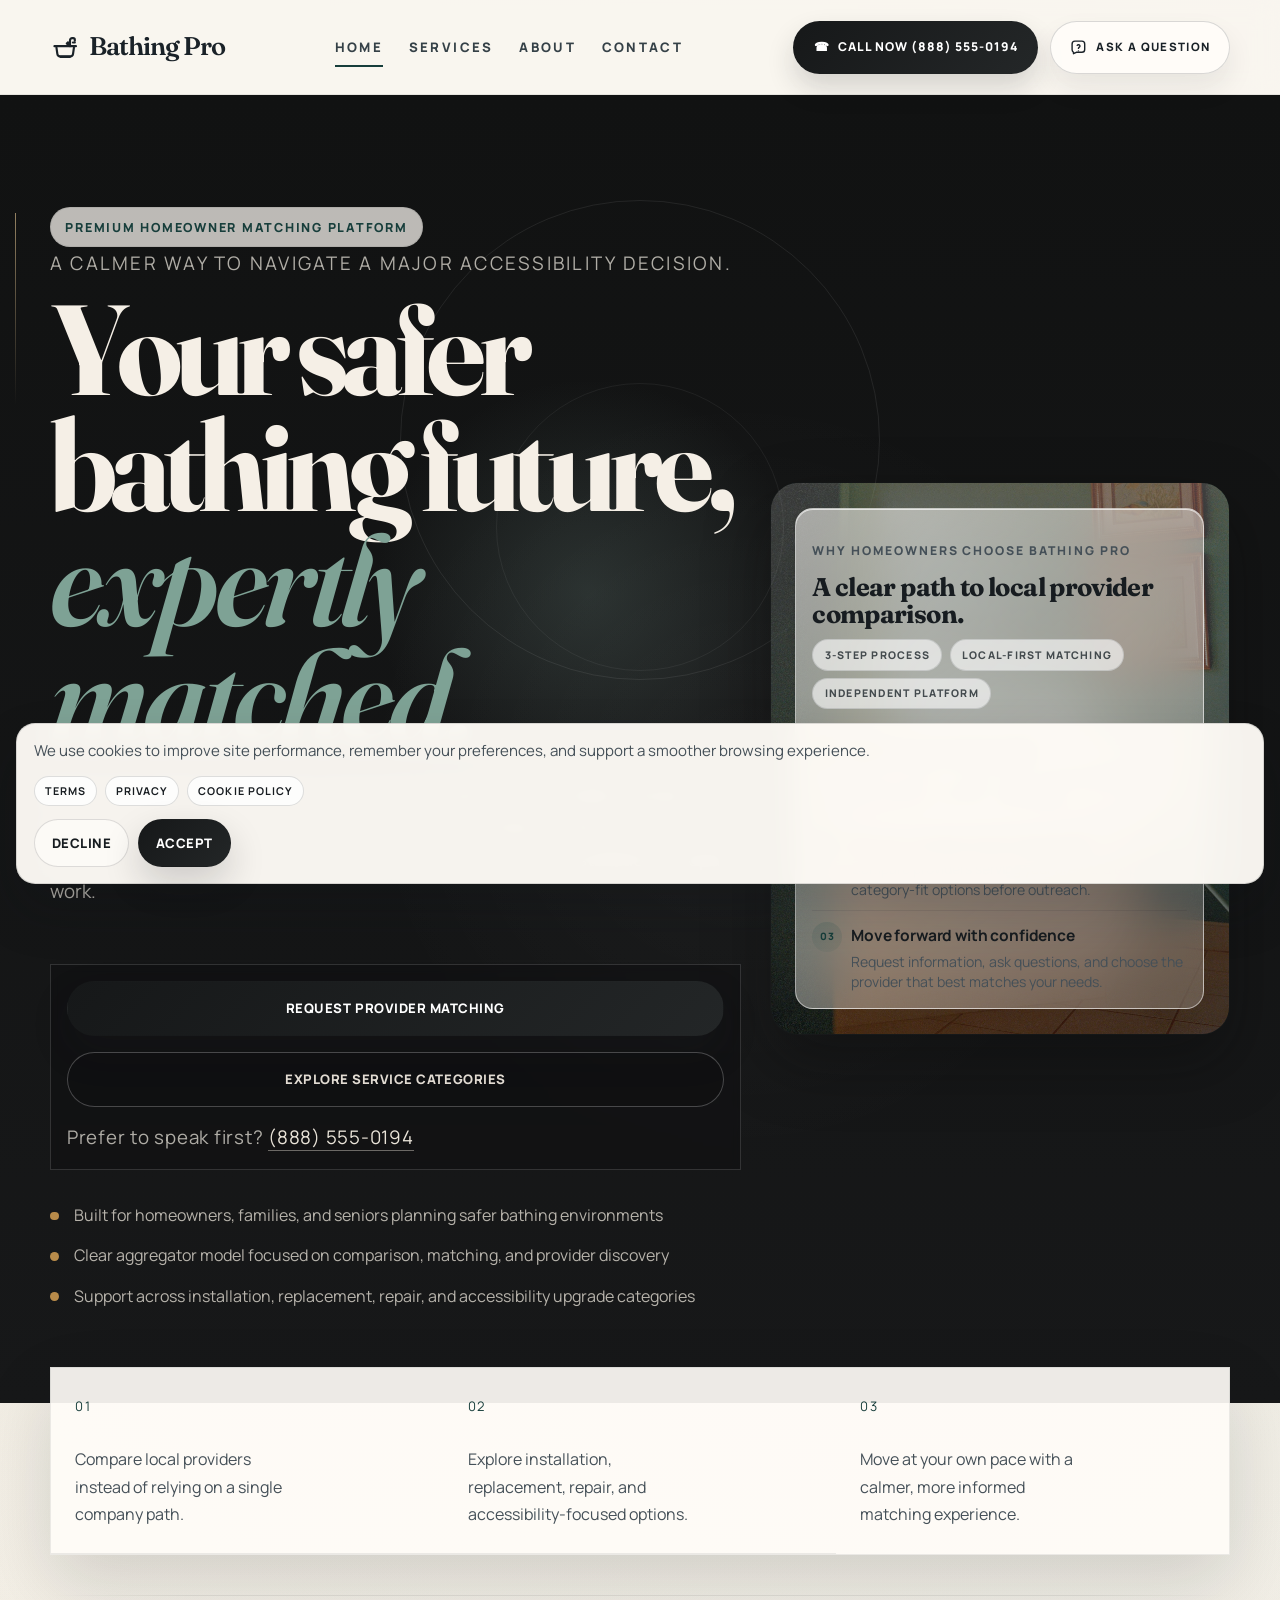
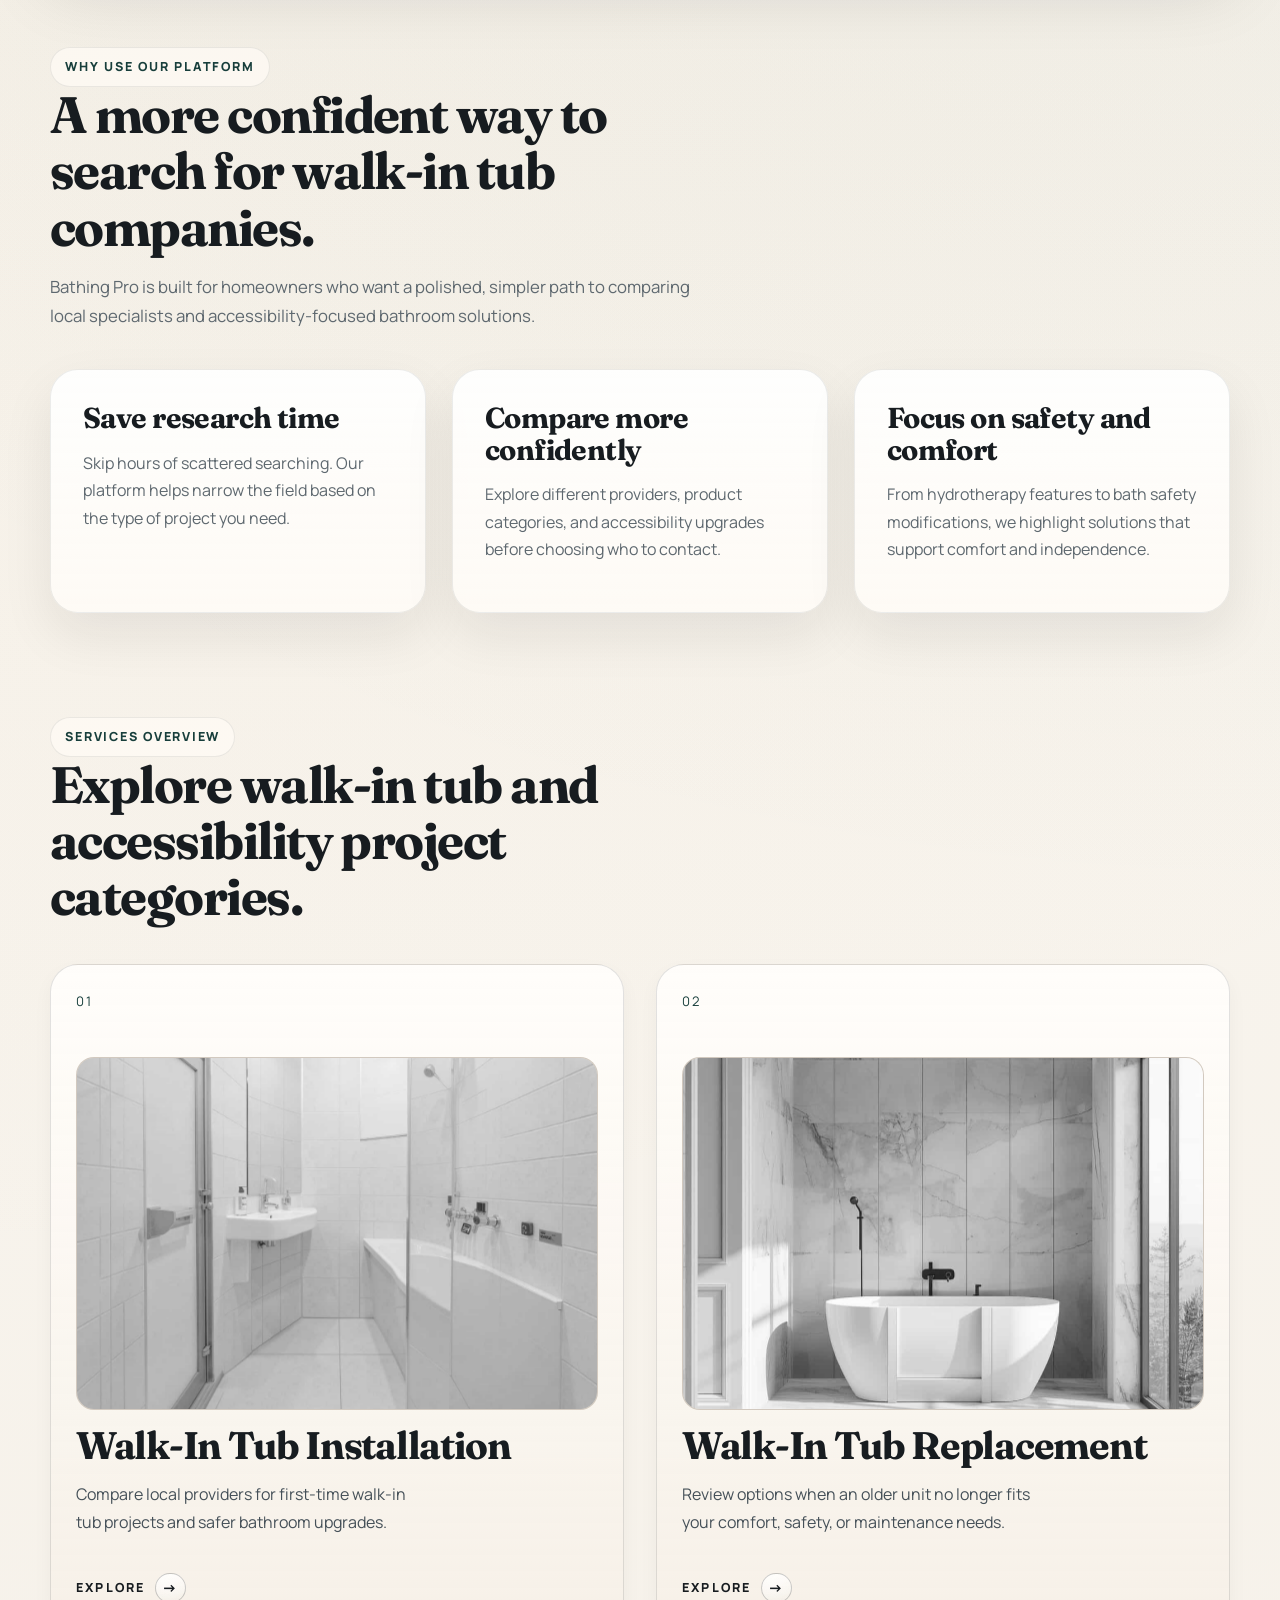
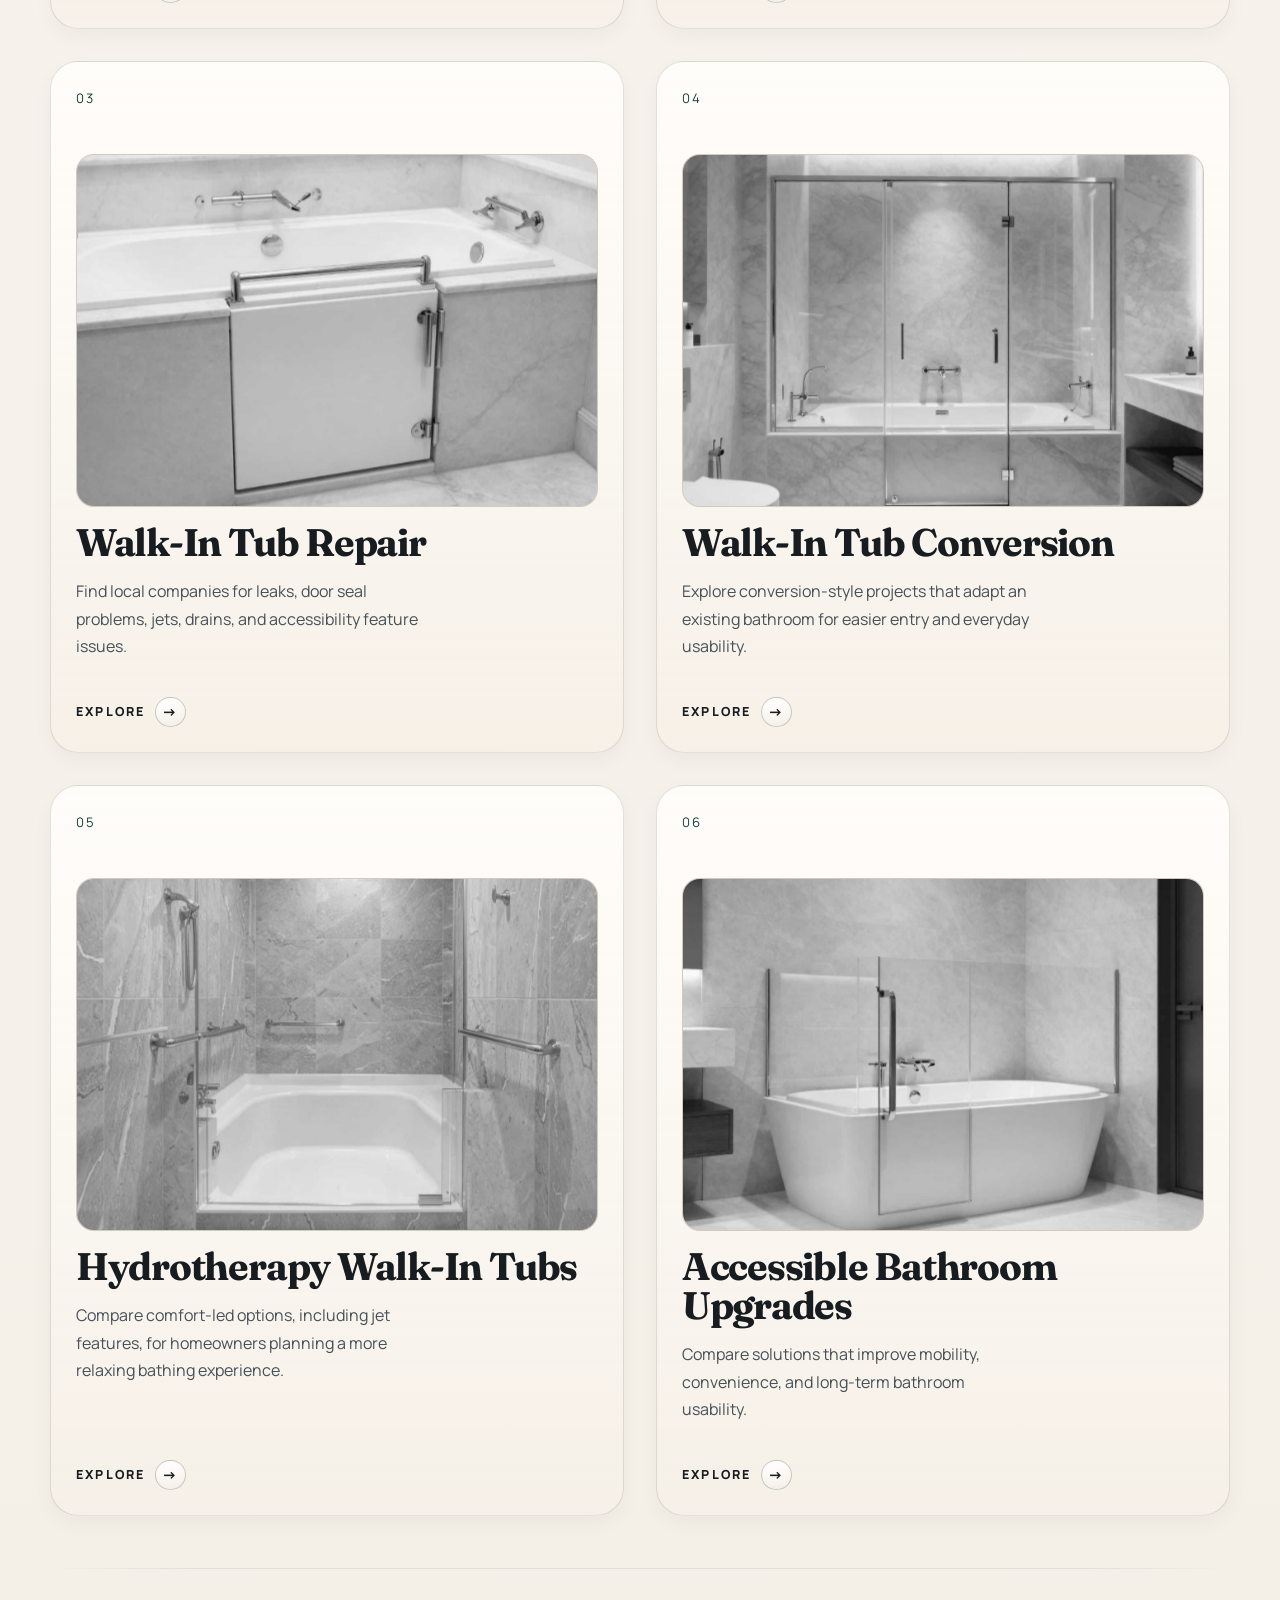
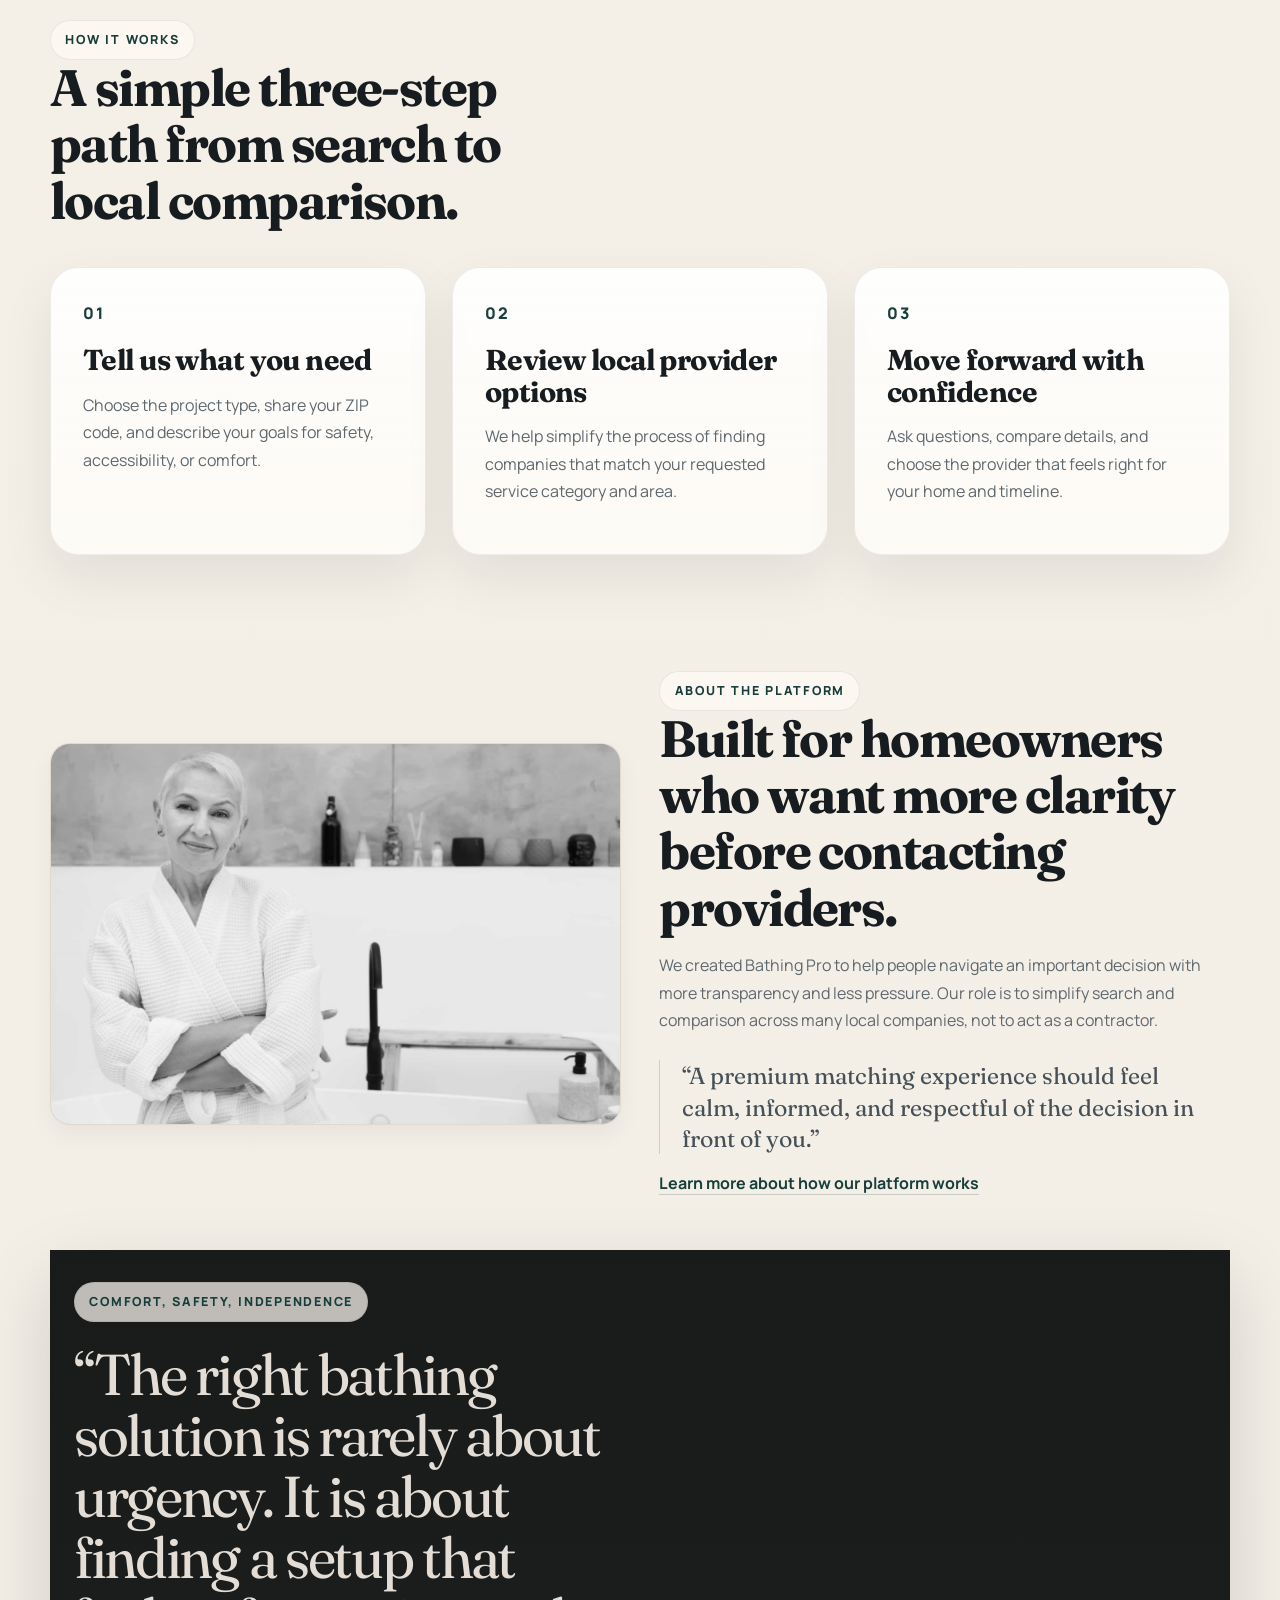
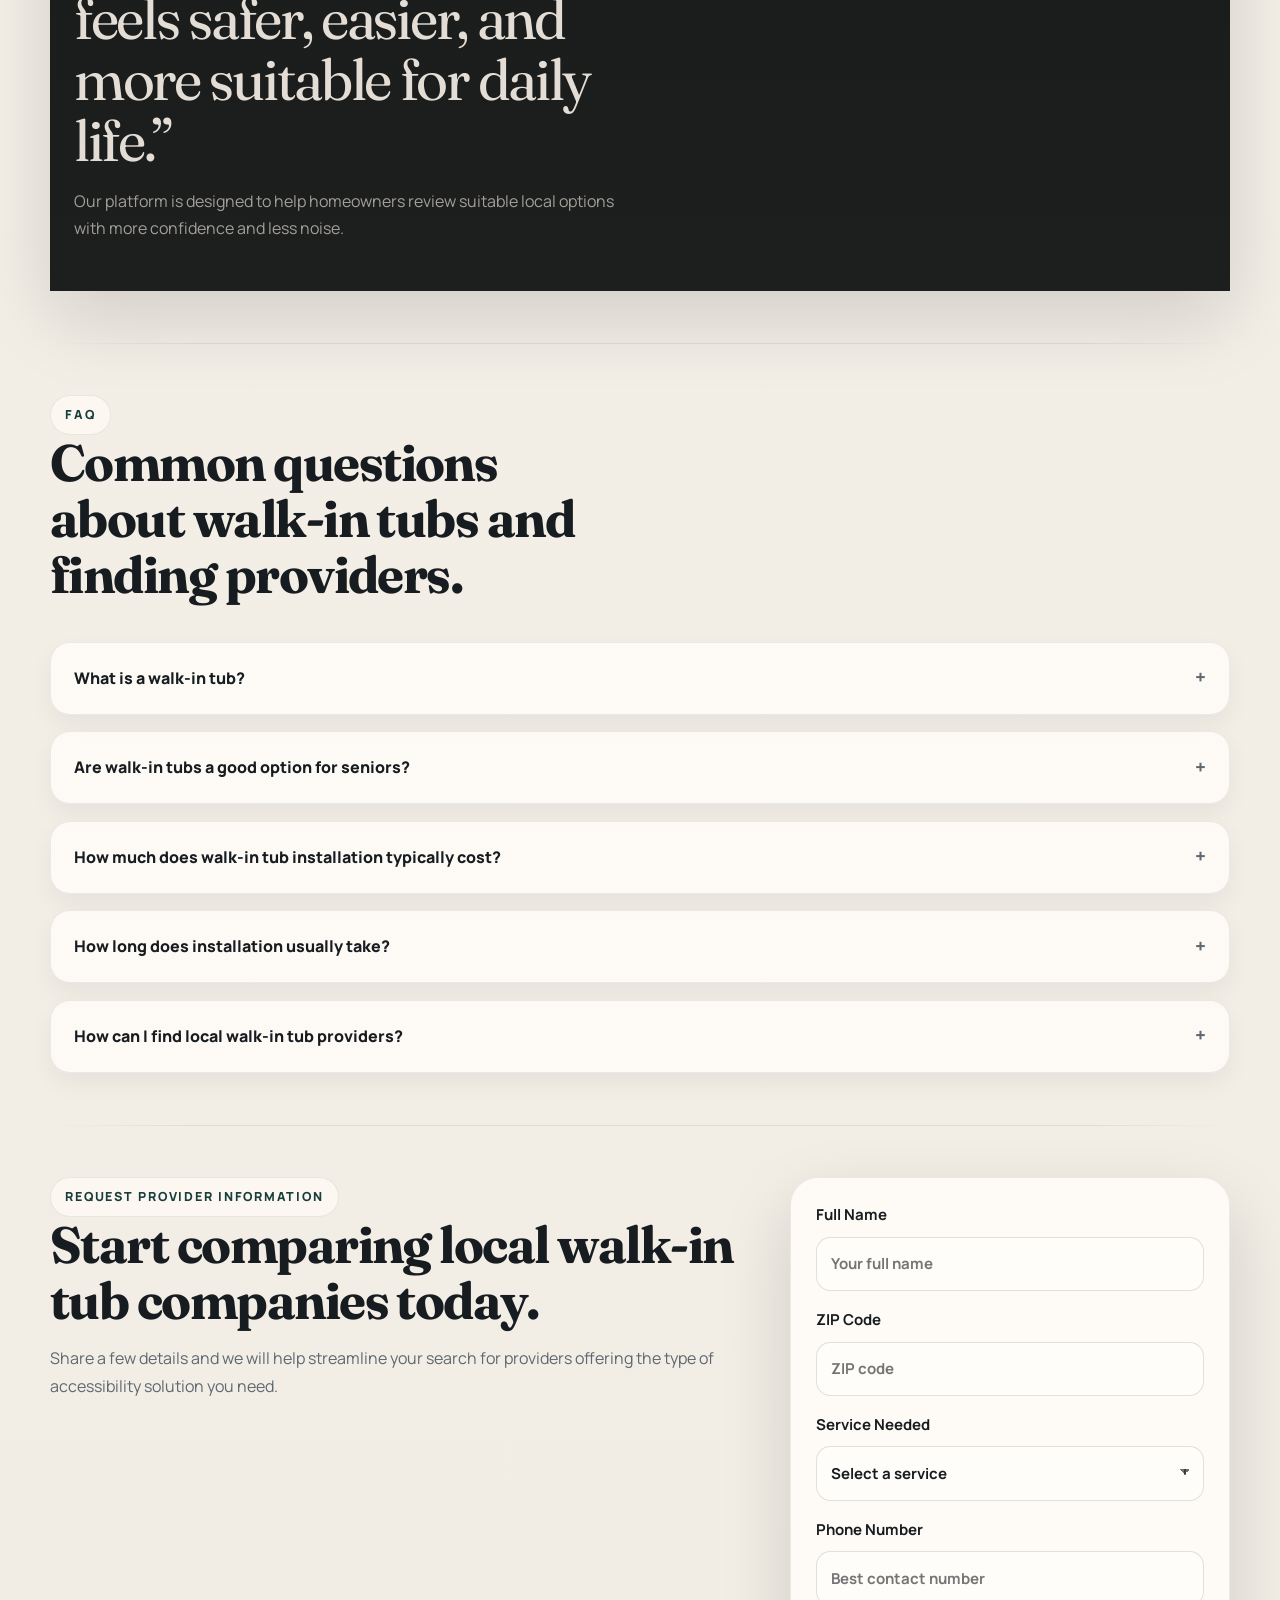
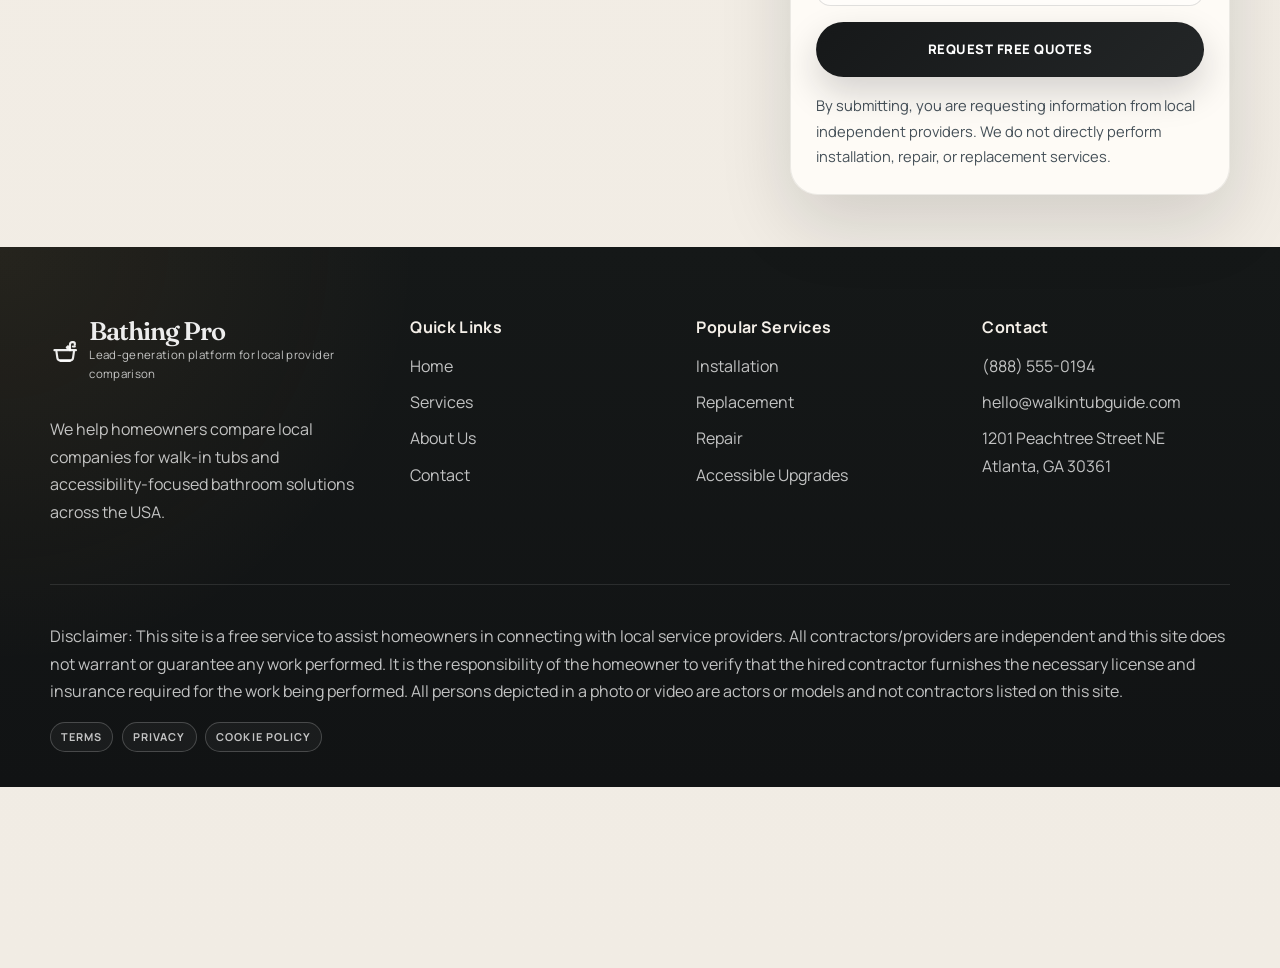
<file: index.html>
<!DOCTYPE html>
<html lang="en">
<head>
  <meta charset="UTF-8">
  <meta name="viewport" content="width=device-width, initial-scale=1.0">
  <title>Bathing Pro | Compare Walk-In Tub Providers</title>
  <meta name="description" content="Bathing Pro helps homeowners compare walk-in tub providers, accessibility upgrades, and safer bathing solutions across the USA.">
  <link rel="icon" type="image/svg+xml" href="assets/images/favicon.svg">
  <link rel="preconnect" href="https://fonts.googleapis.com">
  <link rel="preconnect" href="https://fonts.gstatic.com" crossorigin>
  <link href="https://fonts.googleapis.com/css2?family=Manrope:wght@400;500;600;700;800&family=Fraunces:opsz,wght@9..144,600;9..144,700&display=swap" rel="stylesheet">
  <link rel="stylesheet" href="assets/css/style.css">
  <link rel="stylesheet" href="assets/css/home.css">
</head>
<body data-page="home">
<header class="site-header">
  <div class="container header-shell">
    <a class="brand" href="index.html" aria-label="Bathing Pro home">
      <span class="brand-mark">WT</span>
      <span class="brand-text">
        <strong>Bathing Pro</strong>
        <small>Compare local providers with confidence</small>
      </span>
    </a>

    <nav class="site-nav" id="site-nav" aria-label="Primary navigation">
      <a href="index.html" class="is-active">Home</a>
      <a href="services.html">Services</a>
      <a href="about.html">About</a>
      <a href="contact.html">Contact</a>
    </nav>

    <div class="header-actions">
      <a class="header-phone mobile-phone" href="tel:+18885550194" aria-label="Call now">
        <span aria-hidden="true">☎</span>
      </a>

      <a class="header-phone desktop-phone" href="tel:+18885550194">
        <span aria-hidden="true">☎</span>
        <span>Call Now (888) 555-0194</span>
      </a>

      <button class="nav-toggle" type="button" aria-expanded="false" aria-controls="mobile-menu-panel"
        aria-label="Open menu">
        <span class="nav-icon nav-icon-open" aria-hidden="true">
          <svg viewBox="0 0 24 24" role="img" focusable="false">
            <path d="M4 7h16M4 12h16M4 17h16" />
          </svg>
        </span>
        <span class="nav-icon nav-icon-close" aria-hidden="true">
          <svg viewBox="0 0 24 24" role="img" focusable="false">
            <path d="M6 6l12 12M18 6l-12 12" />
          </svg>
        </span>
      </button>
    </div>
  </div>
</header>

<aside class="mobile-menu-panel" id="mobile-menu-panel" aria-hidden="true" aria-label="Mobile navigation">
  <div class="mobile-menu-shell">
    <div class="mobile-menu-topbar">
      <a class="mobile-menu-brand" href="index.html">Bathing Pro</a>

      <button type="button" class="mobile-menu-close" aria-label="Close menu">
        <svg viewBox="0 0 24 24" role="img" focusable="false" aria-hidden="true">
          <path d="M6 6l12 12M18 6l-12 12" />
        </svg>
      </button>
    </div>

    <nav class="mobile-menu-nav" aria-label="Mobile primary navigation">
      <a href="index.html">Home</a>

      <div class="mobile-menu-accordion-item">
        <button type="button" class="mobile-menu-accordion-toggle" aria-expanded="false"
          aria-controls="mobile-services-submenu">
          <span>Services</span>
          <svg viewBox="0 0 24 24" role="img" focusable="false" aria-hidden="true">
            <path d="M7 10l5 5 5-5" />
          </svg>
        </button>

        <div class="mobile-menu-accordion-panel" id="mobile-services-submenu" aria-hidden="true">
          <a href="services/walk-in-tub-installation.html">Walk-In Tub Installation</a>
          <a href="services/walk-in-tub-replacement.html">Walk-In Tub Replacement</a>
          <a href="services/walk-in-tub-repair.html">Walk-In Tub Repair</a>
          <a href="services/bathtub-safety-modifications.html">Bath Safety Upgrades</a>
          <a href="services/walk-in-tub-repair.html">Walk-In Tub Maintenance</a>
          <a href="contact.html">Walk-In Tub Consultation</a>
        </div>
      </div>

      <a href="about.html">About</a>
      <a href="contact.html">Contact</a>
    </nav>

    <div class="mobile-menu-contact">
      <p>Contact</p>
      <a href="tel:+18885550194">(888) 555-0194</a>
      <a href="mailto:hello@walkintubguide.com">hello@walkintubguide.com</a>
      <span>1201 Peachtree Street NE, Atlanta, GA 30361</span>
    </div>
  </div>
</aside>

  <main>
    <section class="hero-section">
      <div class="container hero-grid">
        <div class="hero-copy">
          <span class="eyebrow">Premium homeowner matching platform</span>
          <p class="hero-intro">A calmer way to navigate a major accessibility decision.</p>
          <h1>Your safer bathing future, <span class="hero-accent">expertly matched.</span></h1>
          <p>Bathing Pro helps homeowners compare local walk-in tub providers, review suitable solutions, and request information with confidence. We are an independent matching platform and do not directly perform installation or repair work.</p>
          <div class="hero-cta-cluster">
            <div class="hero-actions">
              <a class="btn btn-primary" href="#lead-form">Request Provider Matching</a>
              <a class="btn btn-secondary" href="services.html">Explore Service Categories</a>
            </div>
            <p class="hero-cta-note">Prefer to speak first? <a href="tel:+18885550194">(888) 555-0194</a></p>
          </div>
          <ul class="hero-points">
            <li>Built for homeowners, families, and seniors planning safer bathing environments</li>
            <li>Clear aggregator model focused on comparison, matching, and provider discovery</li>
            <li>Support across installation, replacement, repair, and accessibility upgrade categories</li>
          </ul>
        </div>
        <aside class="hero-insight-panel">
          <div class="hero-insight-content">
            <div class="hero-insight-head">
              <p class="card-label">Why homeowners choose Bathing Pro</p>
              <h3>A clear path to local provider comparison.</h3>
            </div>
            <div class="hero-insight-badges">
              <span>3-step process</span>
              <span>Local-first matching</span>
              <span>Independent platform</span>
            </div>
            <ol class="hero-insight-list">
              <li>
                <span>01</span>
                <div>
                  <strong>Tell us your project goals</strong>
                  <p>Share location, project type, and priorities for accessibility, comfort, and safety.</p>
                </div>
              </li>
              <li>
                <span>02</span>
                <div>
                  <strong>Review suitable local companies</strong>
                  <p>Compare providers serving your area and explore category-fit options before outreach.</p>
                </div>
              </li>
              <li>
                <span>03</span>
                <div>
                  <strong>Move forward with confidence</strong>
                  <p>Request information, ask questions, and choose the provider that best matches your needs.</p>
                </div>
              </li>
            </ol>
          </div>
        </aside>
      </div>
    </section>

    <section class="section value-strip-section">
      <div class="container">
        <div class="value-strip">
          <article class="value-item">
            <span>01</span>
            <p>Compare local providers instead of relying on a single company path.</p>
          </article>
          <article class="value-item">
            <span>02</span>
            <p>Explore installation, replacement, repair, and accessibility-focused options.</p>
          </article>
          <article class="value-item">
            <span>03</span>
            <p>Move at your own pace with a calmer, more informed matching experience.</p>
          </article>
        </div>
      </div>
    </section>

    <section class="section benefits-section">
      <div class="container">
        <div class="section-heading">
          <span class="eyebrow">Why use our platform</span>
          <h2>A more confident way to search for walk-in tub companies.</h2>
          <p>Bathing Pro is built for homeowners who want a polished, simpler path to comparing local specialists and accessibility-focused bathroom solutions.</p>
        </div>
        <div class="benefit-grid">
          <article class="feature-card">
            <h3>Save research time</h3>
            <p>Skip hours of scattered searching. Our platform helps narrow the field based on the type of project you need.</p>
          </article>
          <article class="feature-card">
            <h3>Compare more confidently</h3>
            <p>Explore different providers, product categories, and accessibility upgrades before choosing who to contact.</p>
          </article>
          <article class="feature-card">
            <h3>Focus on safety and comfort</h3>
            <p>From hydrotherapy features to bath safety modifications, we highlight solutions that support comfort and independence.</p>
          </article>
        </div>
      </div>
    </section>

    <section class="section">
      <div class="container">
        <div class="section-heading">
          <span class="eyebrow">Services overview</span>
          <h2>Explore walk-in tub and accessibility project categories.</h2>
        </div>
        <div class="service-overview-grid">
          <a class="service-overview-card" href="services/walk-in-tub-installation.html">
            <span class="service-card-number">01</span>
            <figure class="service-media">
              <img src="assets/images/home/home-card-1.jpg" alt="Walk-in tub installation planning scene in a premium bathroom setting.">
            </figure>
            <h3>Walk-In Tub Installation</h3>
            <p>Compare local providers for first-time walk-in tub projects and safer bathroom upgrades.</p>
            <span class="service-link">Explore</span>
          </a>
          <a class="service-overview-card" href="services/walk-in-tub-replacement.html">
            <span class="service-card-number">02</span>
            <figure class="service-media">
              <img src="assets/images/home/home-card-2.jpg" alt="Walk-in tub replacement inspiration with updated finishes and accessibility details.">
            </figure>
            <h3>Walk-In Tub Replacement</h3>
            <p>Review options when an older unit no longer fits your comfort, safety, or maintenance needs.</p>
            <span class="service-link">Explore</span>
          </a>
          <a class="service-overview-card" href="services/walk-in-tub-repair.html">
            <span class="service-card-number">03</span>
            <figure class="service-media">
              <img src="assets/images/home/home-card-3.jpg" alt="Walk-in tub repair context showing fixtures, controls, and maintenance details.">
            </figure>
            <h3>Walk-In Tub Repair</h3>
            <p>Find local companies for leaks, door seal problems, jets, drains, and accessibility feature issues.</p>
            <span class="service-link">Explore</span>
          </a>
          <a class="service-overview-card" href="services/walk-in-tub-conversion.html">
            <span class="service-card-number">04</span>
            <figure class="service-media">
              <img src="assets/images/home/home-card-4.jpg" alt="Bathroom conversion concept focused on easier access and safer bathing layout.">
            </figure>
            <h3>Walk-In Tub Conversion</h3>
            <p>Explore conversion-style projects that adapt an existing bathroom for easier entry and everyday usability.</p>
            <span class="service-link">Explore</span>
          </a>
          <a class="service-overview-card" href="services/hydrotherapy-walk-in-tubs.html">
            <span class="service-card-number">05</span>
            <figure class="service-media">
              <img src="assets/images/home/home-card-5.jpg" alt="Hydrotherapy walk-in tub mood with comfort-forward bathing features.">
            </figure>
            <h3>Hydrotherapy Walk-In Tubs</h3>
            <p>Compare comfort-led options, including jet features, for homeowners planning a more relaxing bathing experience.</p>
            <span class="service-link">Explore</span>
          </a>
          <a class="service-overview-card" href="services/accessible-bathroom-upgrades.html">
            <span class="service-card-number">06</span>
            <figure class="service-media">
              <img src="assets/images/home/home-card-6.jpg" alt="Accessible bathroom upgrade concept with safety-first details and refined materials.">
            </figure>
            <h3>Accessible Bathroom Upgrades</h3>
            <p>Compare solutions that improve mobility, convenience, and long-term bathroom usability.</p>
            <span class="service-link">Explore</span>
          </a>
        </div>
      </div>
    </section>

    <section class="section how-section">
      <div class="container">
        <div class="section-heading">
          <span class="eyebrow">How it works</span>
          <h2>A simple three-step path from search to local comparison.</h2>
        </div>
        <div class="steps-grid">
          <article class="step-card">
            <span>01</span>
            <h3>Tell us what you need</h3>
            <p>Choose the project type, share your ZIP code, and describe your goals for safety, accessibility, or comfort.</p>
          </article>
          <article class="step-card">
            <span>02</span>
            <h3>Review local provider options</h3>
            <p>We help simplify the process of finding companies that match your requested service category and area.</p>
          </article>
          <article class="step-card">
            <span>03</span>
            <h3>Move forward with confidence</h3>
            <p>Ask questions, compare details, and choose the provider that feels right for your home and timeline.</p>
          </article>
        </div>
      </div>
    </section>

    <section class="section about-preview">
      <div class="container split-panel">
        <div class="about-visual">
          <figure class="editorial-image editorial-image-large">
            <img src="assets/images/home/home-img.jpg" alt="Illustrated calm, upscale accessible bathroom interior designed for comfort and independence.">
          </figure>
        </div>
        <div class="about-copy">
          <span class="eyebrow">About the platform</span>
          <h2>Built for homeowners who want more clarity before contacting providers.</h2>
          <p>We created Bathing Pro to help people navigate an important decision with more transparency and less pressure. Our role is to simplify search and comparison across many local companies, not to act as a contractor.</p>
          <blockquote class="editorial-quote">
            <p>“A premium matching experience should feel calm, informed, and respectful of the decision in front of you.”</p>
          </blockquote>
          <a class="text-link" href="about.html">Learn more about how our platform works</a>
        </div>
      </div>
    </section>

    <section class="section quote-section">
      <div class="container">
        <div class="quote-panel">
          <div class="quote-kicker">
            <span class="eyebrow">Comfort, safety, independence</span>
          </div>
          <blockquote>
            <p>“The right bathing solution is rarely about urgency. It is about finding a setup that feels safer, easier, and more suitable for daily life.”</p>
          </blockquote>
          <p class="quote-caption">Our platform is designed to help homeowners review suitable local options with more confidence and less noise.</p>
        </div>
      </div>
    </section>

    <section class="section faq-section">
      <div class="container">
        <div class="section-heading">
          <span class="eyebrow">FAQ</span>
          <h2>Common questions about walk-in tubs and finding providers.</h2>
        </div>
        <div class="faq-list">
          <article class="faq-item">
            <button type="button" class="faq-question" aria-expanded="false">What is a walk-in tub?</button>
            <div class="faq-answer">
              <p>A walk-in tub is a bathtub with a watertight door, low entry threshold, built-in seating, and safety-focused features that can make bathing easier for people with mobility concerns.</p>
            </div>
          </article>
          <article class="faq-item">
            <button type="button" class="faq-question" aria-expanded="false">Are walk-in tubs a good option for seniors?</button>
            <div class="faq-answer">
              <p>They can be a strong option for many seniors because they support easier entry, seated bathing, and optional comfort upgrades like grab bars, hand showers, and hydrotherapy features.</p>
            </div>
          </article>
          <article class="faq-item">
            <button type="button" class="faq-question" aria-expanded="false">How much does walk-in tub installation typically cost?</button>
            <div class="faq-answer">
              <p>Costs vary based on the tub model, bathroom layout, plumbing or electrical changes, and add-on features. Comparing local providers is often the best way to understand realistic pricing in your area.</p>
            </div>
          </article>
          <article class="faq-item">
            <button type="button" class="faq-question" aria-expanded="false">How long does installation usually take?</button>
            <div class="faq-answer">
              <p>Project length depends on the unit selected and the condition of the existing bathroom. Some installs are relatively quick, while more complex upgrades may take longer if additional modifications are needed.</p>
            </div>
          </article>
          <article class="faq-item">
            <button type="button" class="faq-question" aria-expanded="false">How can I find local walk-in tub providers?</button>
            <div class="faq-answer">
              <p>Our platform helps homeowners request information and compare local companies by project type, making it easier to review options without starting from scratch.</p>
            </div>
          </article>
        </div>
      </div>
    </section>

    <section class="section lead-section" id="lead-form">
      <div class="container lead-grid">
        <div>
          <span class="eyebrow">Request provider information</span>
          <h2>Start comparing local walk-in tub companies today.</h2>
          <p>Share a few details and we will help streamline your search for providers offering the type of accessibility solution you need.</p>
        </div>
        <form class="lead-form" data-form-type="lead">
          <label>
            Full Name
            <input type="text" name="name" placeholder="Your full name" required>
          </label>
          <label>
            ZIP Code
            <input type="text" name="zip" placeholder="ZIP code" required>
          </label>
          <label>
            Service Needed
            <select name="service" required>
              <option value="">Select a service</option>
              <option>Walk-In Tub Installation</option>
              <option>Walk-In Tub Replacement</option>
              <option>Walk-In Tub Repair</option>
              <option>Accessible Bathroom Upgrades</option>
            </select>
          </label>
          <label>
            Phone Number
            <input type="tel" name="phone" placeholder="Best contact number" required>
          </label>
          <button class="btn btn-primary" type="submit">Request Free Quotes</button>
          <p class="form-note">By submitting, you are requesting information from local independent providers. We do not directly perform installation, repair, or replacement services.</p>
        </form>
      </div>
    </section>
  </main>

  <footer class="site-footer">
    <div class="container footer-grid">
      <div>
        <a class="brand footer-brand" href="index.html">
          <span class="brand-mark">WT</span>
          <span class="brand-text">
            <strong>Bathing Pro</strong>
            <small>Lead-generation platform for local provider comparison</small>
          </span>
        </a>
        <p>We help homeowners compare local companies for walk-in tubs and accessibility-focused bathroom solutions across the USA.</p>
      </div>
      <div>
        <h3>Quick Links</h3>
        <ul>
          <li><a href="index.html">Home</a></li>
          <li><a href="services.html">Services</a></li>
          <li><a href="about.html">About Us</a></li>
          <li><a href="contact.html">Contact</a></li>
        </ul>
      </div>
      <div>
        <h3>Popular Services</h3>
        <ul>
          <li><a href="services/walk-in-tub-installation.html">Installation</a></li>
          <li><a href="services/walk-in-tub-replacement.html">Replacement</a></li>
          <li><a href="services/walk-in-tub-repair.html">Repair</a></li>
          <li><a href="services/accessible-bathroom-upgrades.html">Accessible Upgrades</a></li>
        </ul>
      </div>
      <div>
        <h3>Contact</h3>
        <ul>
          <li><a href="tel:+18885550194">(888) 555-0194</a></li>
          <li><a href="mailto:hello@walkintubguide.com">hello@walkintubguide.com</a></li>
          <li>1201 Peachtree Street NE<br>Atlanta, GA 30361</li>
        </ul>
      </div>
    </div>
    <div class="container footer-legal">
      <p>Disclaimer: This site is a free service to assist homeowners in connecting with local service providers. All contractors/providers are independent and this site does not warrant or guarantee any work performed. It is the responsibility of the homeowner to verify that the hired contractor furnishes the necessary license and insurance required for the work being performed. All persons depicted in a photo or video are actors or models and not contractors listed on this site.</p>
    </div>
  </footer>

  <script type="application/ld+json">
    {
      "@context": "https://schema.org",
      "@type": "FAQPage",
      "mainEntity": [
        {
          "@type": "Question",
          "name": "What is a walk-in tub?",
          "acceptedAnswer": {
            "@type": "Answer",
            "text": "A walk-in tub is a bathtub with a watertight door, low entry threshold, built-in seating, and safety-focused features that can make bathing easier for people with mobility concerns."
          }
        },
        {
          "@type": "Question",
          "name": "Are walk-in tubs a good option for seniors?",
          "acceptedAnswer": {
            "@type": "Answer",
            "text": "They can be a strong option for many seniors because they support easier entry, seated bathing, and optional comfort upgrades like grab bars, hand showers, and hydrotherapy features."
          }
        },
        {
          "@type": "Question",
          "name": "How much does walk-in tub installation typically cost?",
          "acceptedAnswer": {
            "@type": "Answer",
            "text": "Costs vary based on the tub model, bathroom layout, plumbing or electrical changes, and add-on features. Comparing local providers is often the best way to understand realistic pricing in your area."
          }
        },
        {
          "@type": "Question",
          "name": "How long does installation usually take?",
          "acceptedAnswer": {
            "@type": "Answer",
            "text": "Project length depends on the unit selected and the condition of the existing bathroom. Some installs are relatively quick, while more complex upgrades may take longer if additional modifications are needed."
          }
        },
        {
          "@type": "Question",
          "name": "How can I find local walk-in tub providers?",
          "acceptedAnswer": {
            "@type": "Answer",
            "text": "Our platform helps homeowners request information and compare local companies by project type, making it easier to review options without starting from scratch."
          }
        }
      ]
    }
  </script>
  <script src="assets/js/main.js" defer></script>
  <script src="assets/js/home.js" defer></script>
</body>
</html>
</file>
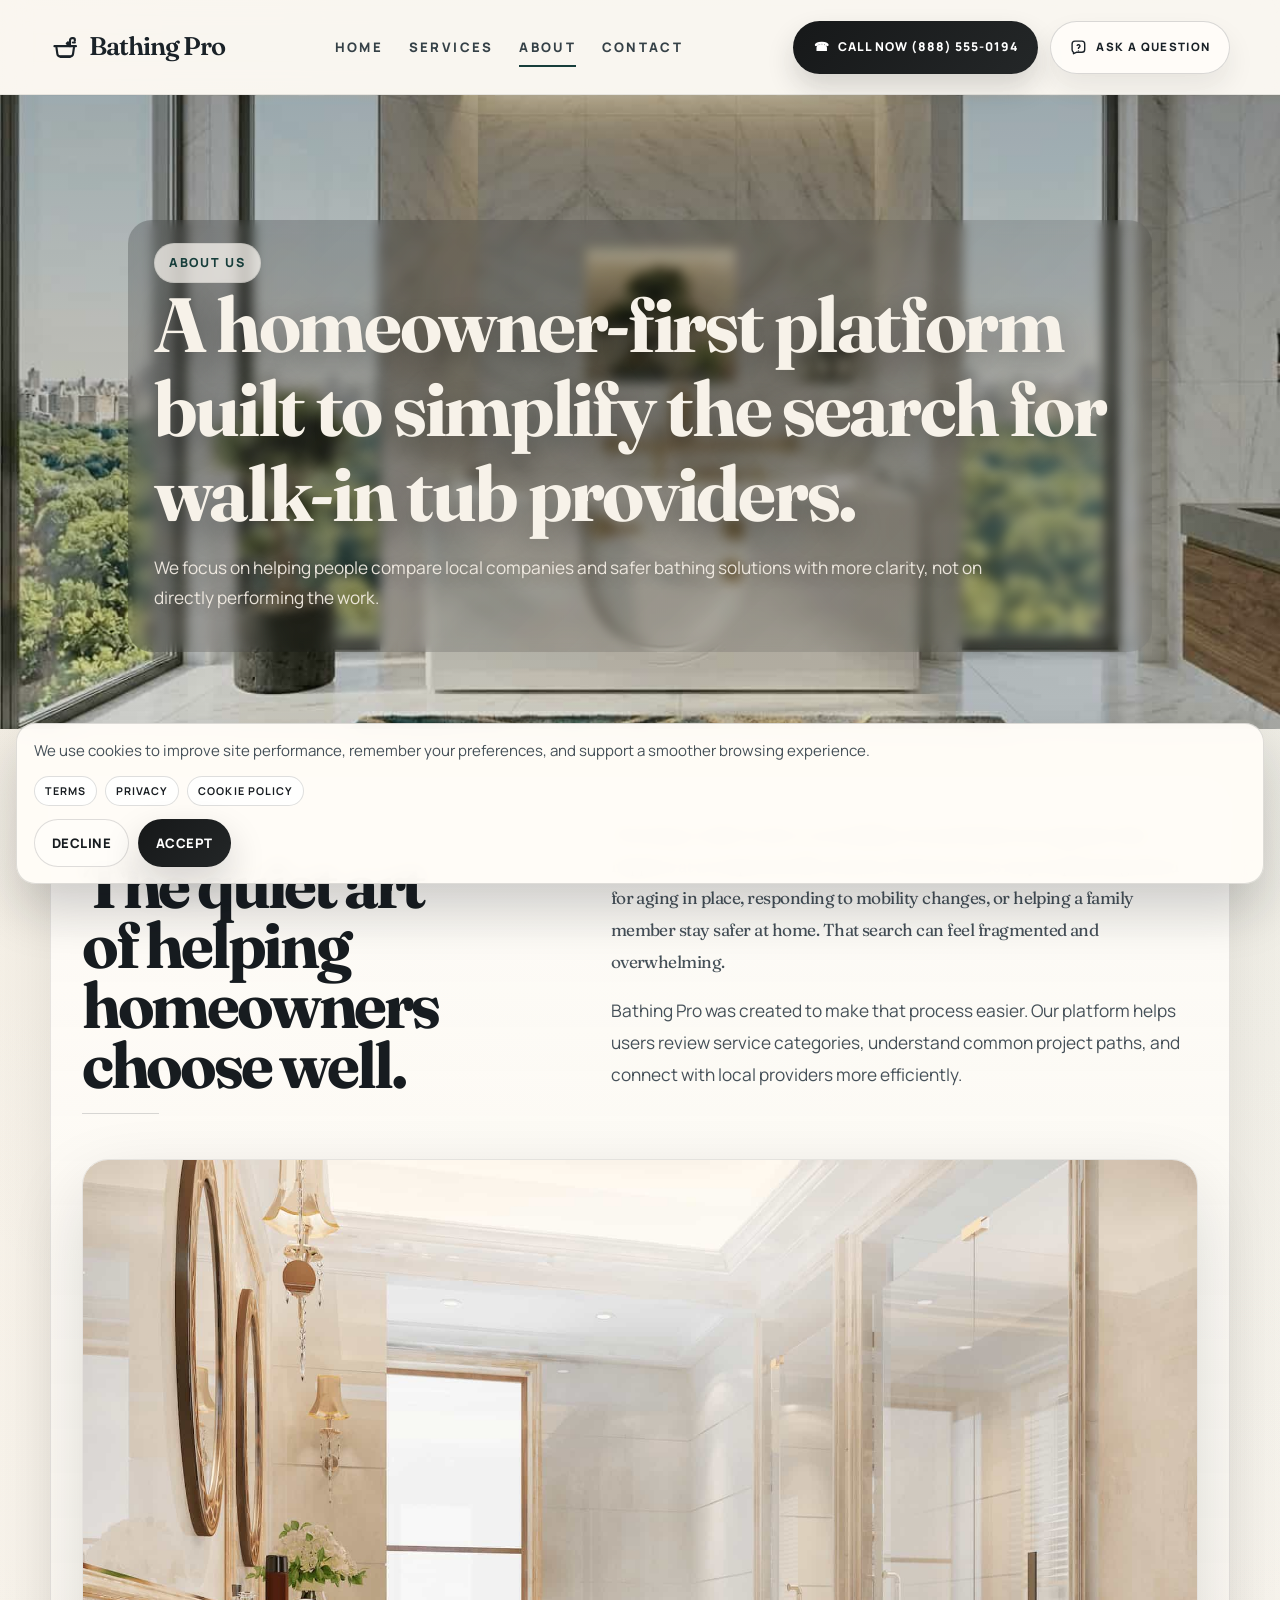
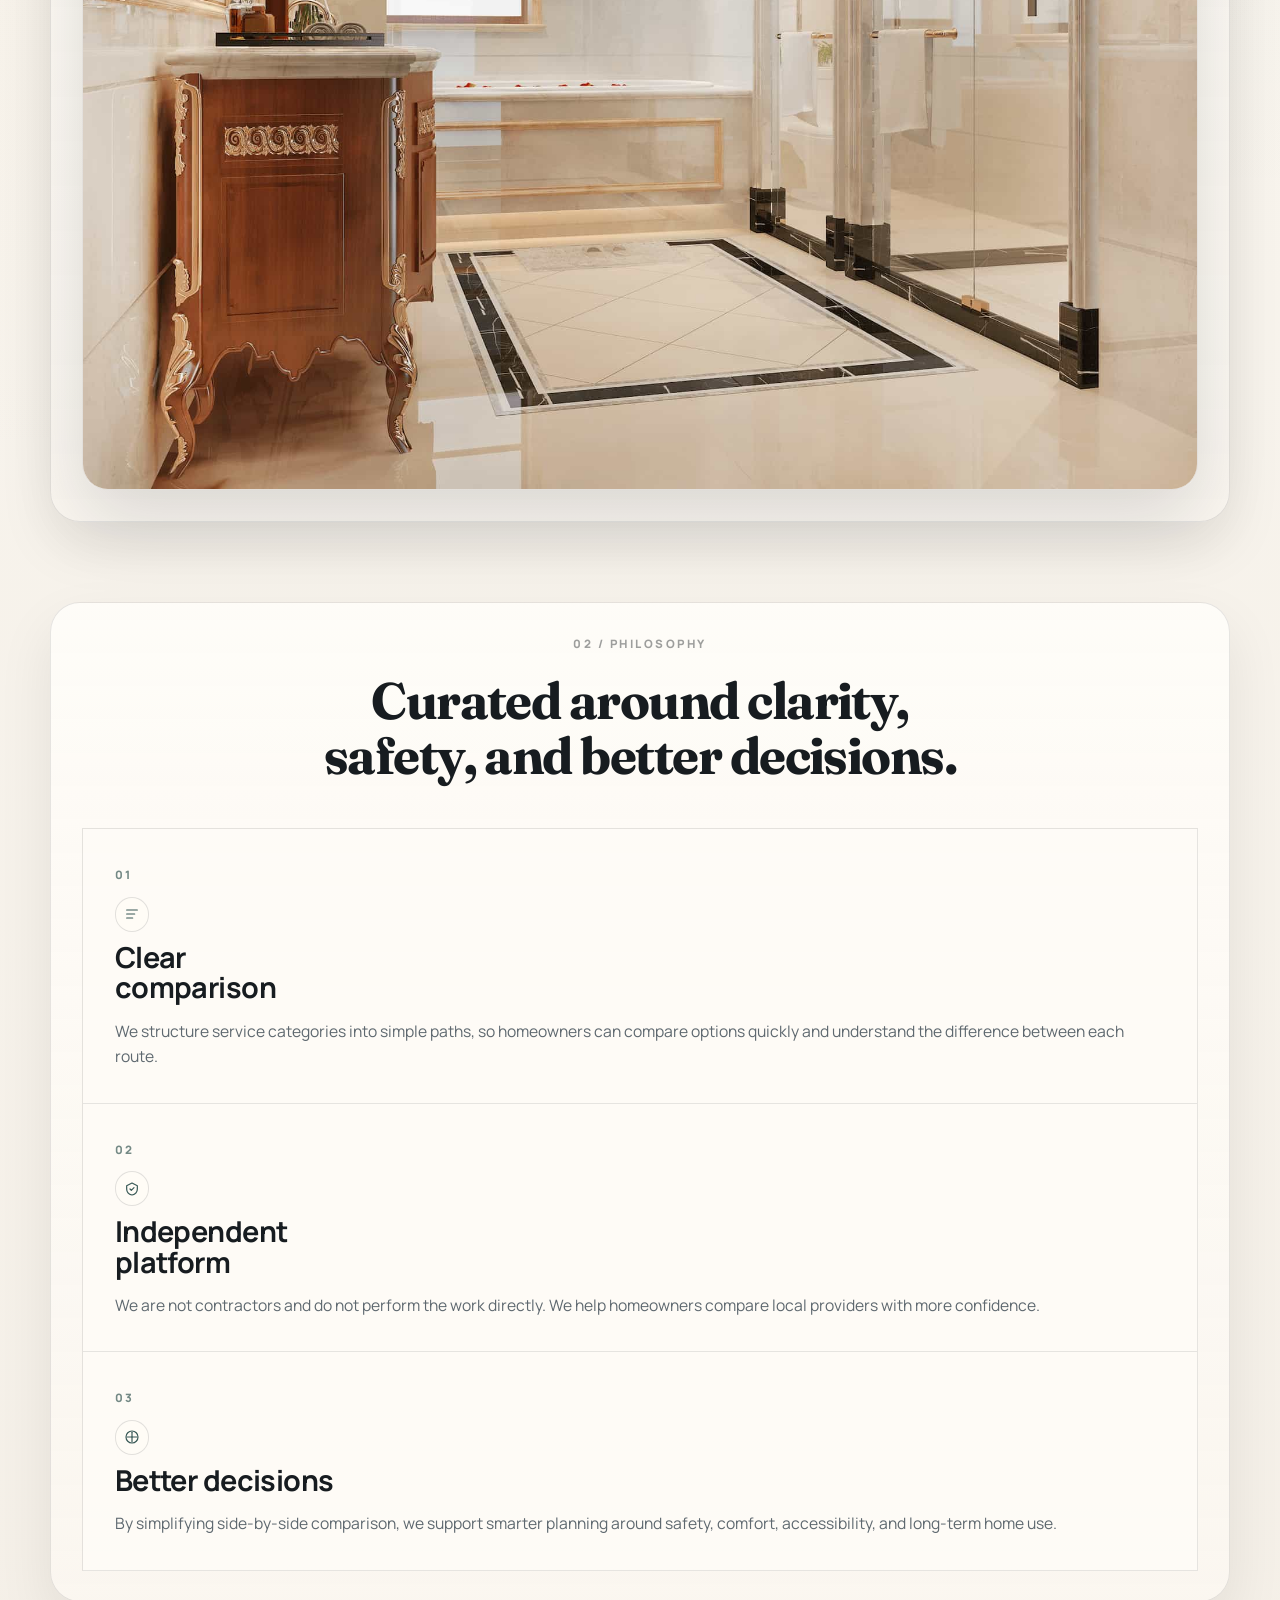
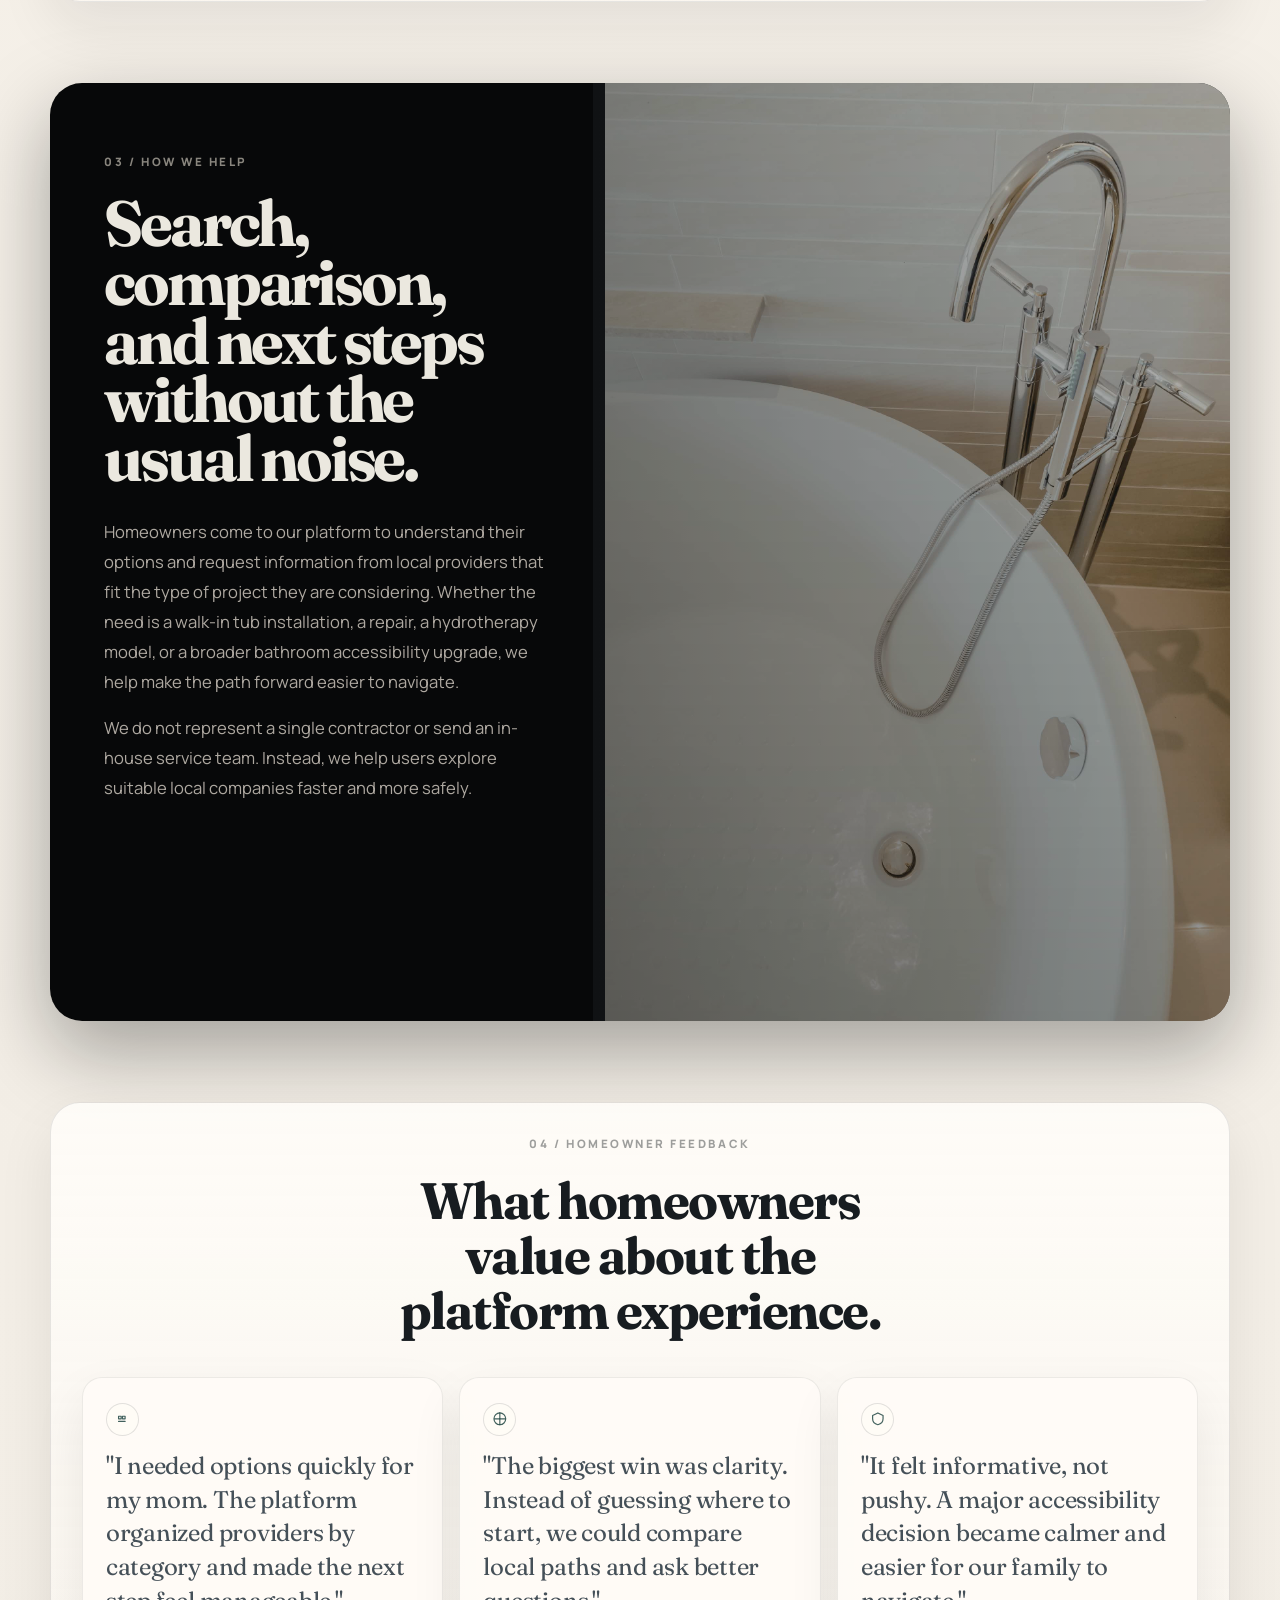
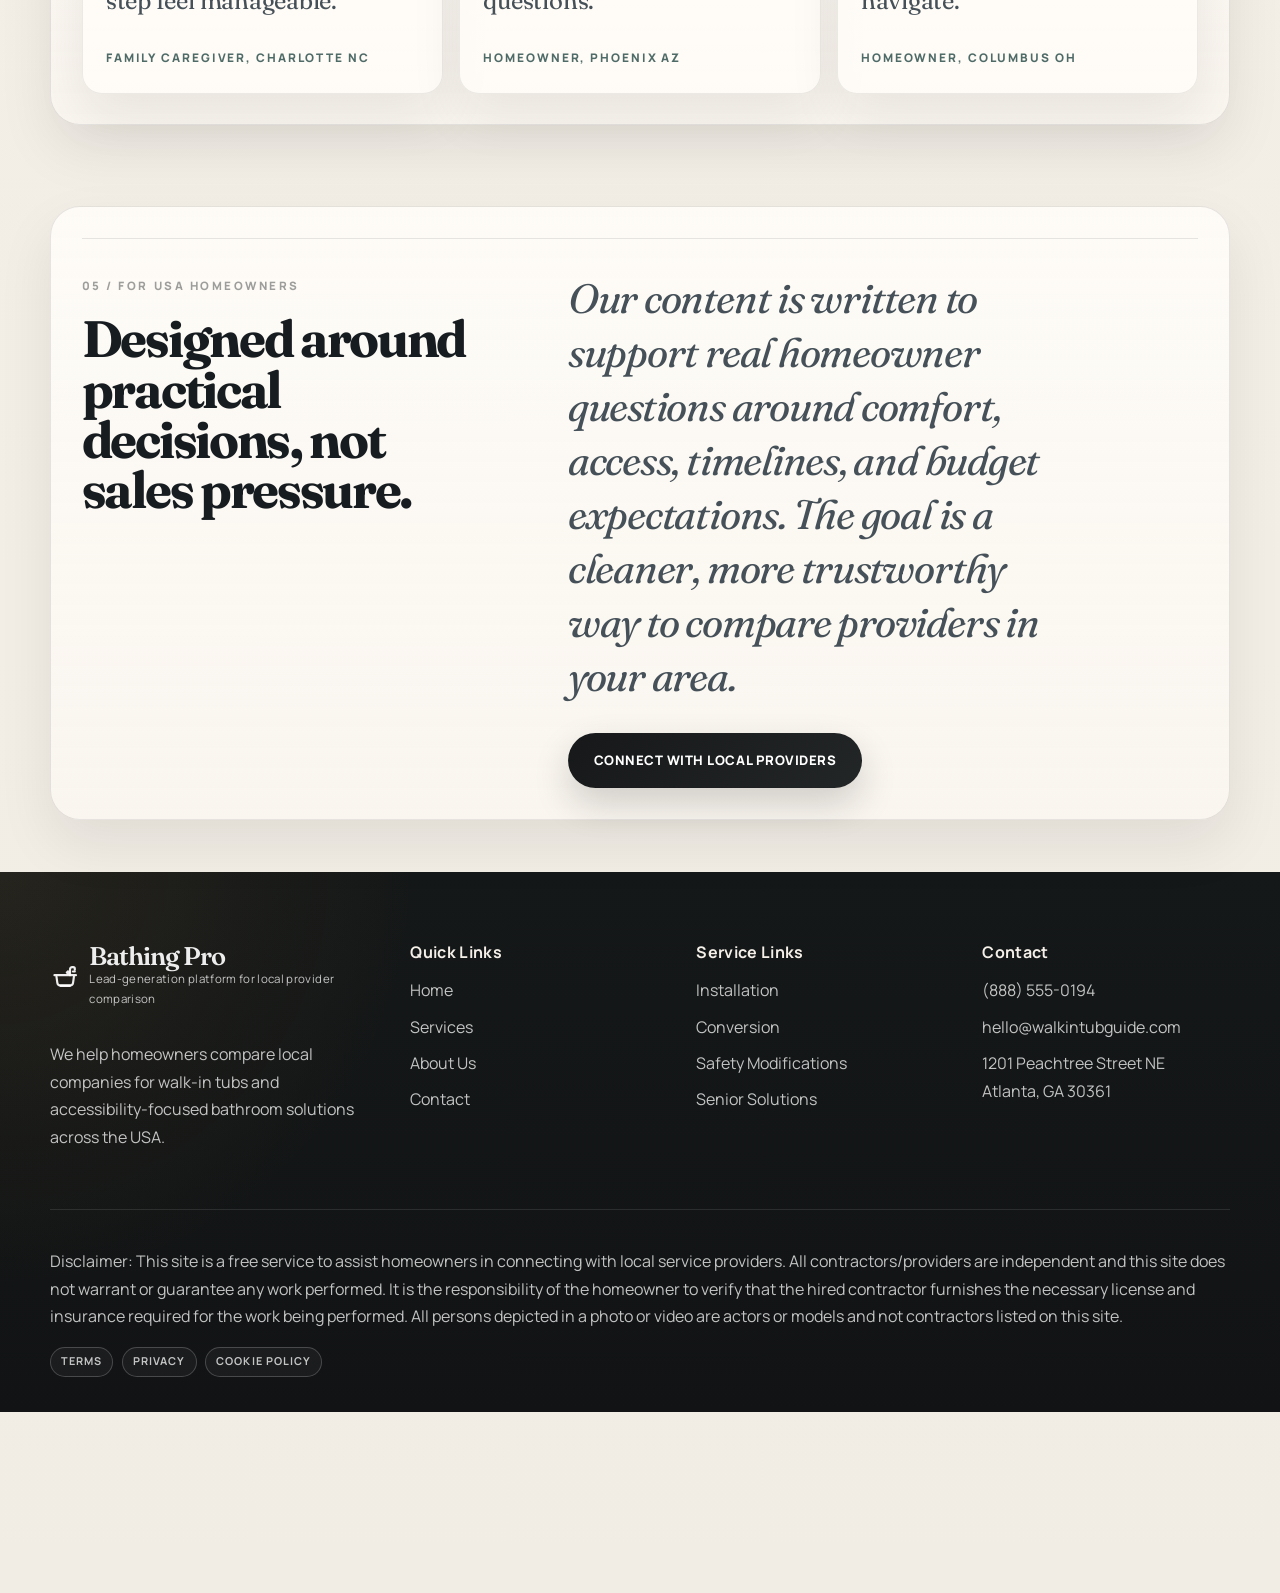
<file: about.html>
<!DOCTYPE html>
<html lang="en">
<head>
  <meta charset="UTF-8">
  <meta name="viewport" content="width=device-width, initial-scale=1.0">
  <title>About Us | Bathing Pro</title>
  <meta name="description" content="Learn how Bathing Pro helps homeowners compare walk-in tub providers and accessibility-focused bathroom companies.">
  <link rel="icon" type="image/svg+xml" href="assets/images/favicon.svg">
  <link rel="preconnect" href="https://fonts.googleapis.com">
  <link rel="preconnect" href="https://fonts.gstatic.com" crossorigin>
  <link href="https://fonts.googleapis.com/css2?family=Manrope:wght@400;500;600;700;800&family=Fraunces:opsz,wght@9..144,600;9..144,700&display=swap" rel="stylesheet">
  <link rel="stylesheet" href="assets/css/style.css">
  <link rel="stylesheet" href="assets/css/about.css">
</head>
<body data-page="about">
<header class="site-header">
  <div class="container header-shell">
    <a class="brand" href="index.html" aria-label="Bathing Pro home">
      <span class="brand-mark">WT</span>
      <span class="brand-text">
        <strong>Bathing Pro</strong>
        <small>Compare local providers with confidence</small>
      </span>
    </a>

    <nav class="site-nav" id="site-nav" aria-label="Primary navigation">
      <a href="index.html" class="is-active">Home</a>
      <a href="services.html">Services</a>
      <a href="about.html">About</a>
      <a href="contact.html">Contact</a>
    </nav>

    <div class="header-actions">
      <a class="header-phone mobile-phone" href="tel:+18885550194" aria-label="Call now">
        <span aria-hidden="true">☎</span>
      </a>

      <a class="header-phone desktop-phone" href="tel:+18885550194">
        <span aria-hidden="true">☎</span>
        <span>Call Now (888) 555-0194</span>
      </a>

      <button class="nav-toggle" type="button" aria-expanded="false" aria-controls="mobile-menu-panel"
        aria-label="Open menu">
        <span class="nav-icon nav-icon-open" aria-hidden="true">
          <svg viewBox="0 0 24 24" role="img" focusable="false">
            <path d="M4 7h16M4 12h16M4 17h16" />
          </svg>
        </span>
        <span class="nav-icon nav-icon-close" aria-hidden="true">
          <svg viewBox="0 0 24 24" role="img" focusable="false">
            <path d="M6 6l12 12M18 6l-12 12" />
          </svg>
        </span>
      </button>
    </div>
  </div>
</header>

<aside class="mobile-menu-panel" id="mobile-menu-panel" aria-hidden="true" aria-label="Mobile navigation">
  <div class="mobile-menu-shell">
    <div class="mobile-menu-topbar">
      <a class="mobile-menu-brand" href="index.html">Bathing Pro</a>

      <button type="button" class="mobile-menu-close" aria-label="Close menu">
        <svg viewBox="0 0 24 24" role="img" focusable="false" aria-hidden="true">
          <path d="M6 6l12 12M18 6l-12 12" />
        </svg>
      </button>
    </div>

    <nav class="mobile-menu-nav" aria-label="Mobile primary navigation">
      <a href="index.html">Home</a>

      <div class="mobile-menu-accordion-item">
        <button type="button" class="mobile-menu-accordion-toggle" aria-expanded="false"
          aria-controls="mobile-services-submenu">
          <span>Services</span>
          <svg viewBox="0 0 24 24" role="img" focusable="false" aria-hidden="true">
            <path d="M7 10l5 5 5-5" />
          </svg>
        </button>

        <div class="mobile-menu-accordion-panel" id="mobile-services-submenu" aria-hidden="true">
          <a href="services/walk-in-tub-installation.html">Walk-In Tub Installation</a>
          <a href="services/walk-in-tub-replacement.html">Walk-In Tub Replacement</a>
          <a href="services/walk-in-tub-repair.html">Walk-In Tub Repair</a>
          <a href="services/bathtub-safety-modifications.html">Bath Safety Upgrades</a>
          <a href="services/walk-in-tub-repair.html">Walk-In Tub Maintenance</a>
          <a href="contact.html">Walk-In Tub Consultation</a>
        </div>
      </div>

      <a href="about.html">About</a>
      <a href="contact.html">Contact</a>
    </nav>

    <div class="mobile-menu-contact">
      <p>Contact</p>
      <a href="tel:+18885550194">(888) 555-0194</a>
      <a href="mailto:hello@walkintubguide.com">hello@walkintubguide.com</a>
      <span>1201 Peachtree Street NE, Atlanta, GA 30361</span>
    </div>
  </div>
</aside>

  <main>
    <section class="page-hero">
      <div class="container">
        <span class="eyebrow">About us</span>
        <h1>A homeowner-first platform built to simplify the search for walk-in tub providers.</h1>
        <p>We focus on helping people compare local companies and safer bathing solutions with more clarity, not on directly performing the work.</p>
      </div>
    </section>

    <section class="section story-section">
      <div class="container story-shell">
        <div class="story-grid">
          <div class="story-intro">
            <span class="section-index">01 / Platform Story</span>
            <h2>The quiet art of helping homeowners choose well.</h2>
            <div class="story-line"></div>
          </div>
          <div class="story-copy">
            <p class="story-lead">Choosing a walk-in tub or accessibility-focused bathroom upgrade often happens at an important life moment. Homeowners may be planning ahead for aging in place, responding to mobility changes, or helping a family member stay safer at home. That search can feel fragmented and overwhelming.</p>
            <p>Bathing Pro was created to make that process easier. Our platform helps users review service categories, understand common project paths, and connect with local providers more efficiently.</p>
          </div>
        </div>
        <figure class="about-image-panel">
          <img src="assets/images/about/about-img.jpg" alt="Illustrated premium accessible bathroom interior with calm, high-end materials.">
        </figure>
      </div>
    </section>

    <section class="section values-section">
      <div class="container values-shell">
        <div class="values-header">
          <span class="section-index">02 / Philosophy</span>
          <h2>Curated around clarity, safety, and better decisions.</h2>
        </div>
        <div class="value-grid editorial-values">
          <article class="feature-card philosophy-card">
            <span class="philosophy-index">01</span>
            <span class="philosophy-icon" aria-hidden="true">
              <svg viewBox="0 0 24 24" role="img" focusable="false">
                <path d="M4 6h16" />
                <path d="M4 12h12" />
                <path d="M4 18h9" />
              </svg>
            </span>
            <h3>Clear comparison</h3>
            <p>We structure service categories into simple paths, so homeowners can compare options quickly and understand the difference between each route.</p>
          </article>
          <article class="feature-card philosophy-card">
            <span class="philosophy-index">02</span>
            <span class="philosophy-icon" aria-hidden="true">
              <svg viewBox="0 0 24 24" role="img" focusable="false">
                <path d="M12 3l8 4v5c0 5-3.5 8-8 9-4.5-1-8-4-8-9V7l8-4z" />
                <path d="M9 12l2 2 4-4" />
              </svg>
            </span>
            <h3>Independent platform</h3>
            <p>We are not contractors and do not perform the work directly. We help homeowners compare local providers with more confidence.</p>
          </article>
          <article class="feature-card philosophy-card">
            <span class="philosophy-index">03</span>
            <span class="philosophy-icon" aria-hidden="true">
              <svg viewBox="0 0 24 24" role="img" focusable="false">
                <path d="M5 12h14" />
                <path d="M12 5v14" />
                <circle cx="12" cy="12" r="9" />
              </svg>
            </span>
            <h3>Better decisions</h3>
            <p>By simplifying side-by-side comparison, we support smarter planning around safety, comfort, accessibility, and long-term home use.</p>
          </article>
        </div>
      </div>
    </section>

    <section class="section process-section">
      <div class="container process-shell">
        <div class="process-panel">
          <div class="process-copy">
            <span class="section-index section-index-light">03 / How We Help</span>
            <h2>Search, comparison, and next steps without the usual noise.</h2>
            <p>Homeowners come to our platform to understand their options and request information from local providers that fit the type of project they are considering. Whether the need is a walk-in tub installation, a repair, a hydrotherapy model, or a broader bathroom accessibility upgrade, we help make the path forward easier to navigate.</p>
            <p>We do not represent a single contractor or send an in-house service team. Instead, we help users explore suitable local companies faster and more safely.</p>
          </div>
          <figure class="process-image-panel">
            <img src="assets/images/about/bathtub.jpg" alt="Illustrated refined bathroom scene used as a premium editorial background on the About page.">
          </figure>
        </div>
      </div>
    </section>

    <section class="section testimonials-section">
      <div class="container testimonials-shell">
        <div class="testimonials-header">
          <span class="section-index">04 / Homeowner Feedback</span>
          <h2>What homeowners value about the platform experience.</h2>
        </div>
        <div class="testimonials-grid">
          <article class="feature-card testimonial-card">
            <span class="testimonial-icon" aria-hidden="true">
              <svg viewBox="0 0 24 24" role="img" focusable="false">
                <path d="M7 8h4v4H7z" />
                <path d="M13 8h4v4h-4z" />
                <path d="M7 16h10" />
              </svg>
            </span>
            <p class="testimonial-quote">"I needed options quickly for my mom. The platform organized providers by category and made the next step feel manageable."</p>
            <p class="testimonial-author">Family caregiver, Charlotte NC</p>
          </article>
          <article class="feature-card testimonial-card">
            <span class="testimonial-icon" aria-hidden="true">
              <svg viewBox="0 0 24 24" role="img" focusable="false">
                <path d="M12 3v18" />
                <path d="M4 12h16" />
                <circle cx="12" cy="12" r="9" />
              </svg>
            </span>
            <p class="testimonial-quote">"The biggest win was clarity. Instead of guessing where to start, we could compare local paths and ask better questions."</p>
            <p class="testimonial-author">Homeowner, Phoenix AZ</p>
          </article>
          <article class="feature-card testimonial-card">
            <span class="testimonial-icon" aria-hidden="true">
              <svg viewBox="0 0 24 24" role="img" focusable="false">
                <path d="M12 3l8 4v5c0 5-3.5 8-8 9-4.5-1-8-4-8-9V7l8-4z" />
              </svg>
            </span>
            <p class="testimonial-quote">"It felt informative, not pushy. A major accessibility decision became calmer and easier for our family to navigate."</p>
            <p class="testimonial-author">Homeowner, Columbus OH</p>
          </article>
        </div>
      </div>
    </section>

    <section class="section callout-section">
      <div class="container callout-shell">
        <div class="callout-grid">
          <div class="callout-intro">
            <span class="section-index">05 / For USA Homeowners</span>
            <h2>Designed around practical decisions, not sales pressure.</h2>
          </div>
          <div class="callout-quote">
            <p>Our content is written to support real homeowner questions around comfort, access, timelines, and budget expectations. The goal is a cleaner, more trustworthy way to compare providers in your area.</p>
            <a class="btn btn-primary" href="contact.html">Connect With Local Providers</a>
          </div>
        </div>
      </div>
    </section>
  </main>

  <footer class="site-footer">
    <div class="container footer-grid">
      <div>
        <a class="brand footer-brand" href="index.html">
          <span class="brand-mark">WT</span>
          <span class="brand-text">
            <strong>Bathing Pro</strong>
            <small>Lead-generation platform for local provider comparison</small>
          </span>
        </a>
        <p>We help homeowners compare local companies for walk-in tubs and accessibility-focused bathroom solutions across the USA.</p>
      </div>
      <div>
        <h3>Quick Links</h3>
        <ul>
          <li><a href="index.html">Home</a></li>
          <li><a href="services.html">Services</a></li>
          <li><a href="about.html">About Us</a></li>
          <li><a href="contact.html">Contact</a></li>
        </ul>
      </div>
      <div>
        <h3>Service Links</h3>
        <ul>
          <li><a href="services/walk-in-tub-installation.html">Installation</a></li>
          <li><a href="services/walk-in-tub-conversion.html">Conversion</a></li>
          <li><a href="services/bathtub-safety-modifications.html">Safety Modifications</a></li>
          <li><a href="services/senior-bathing-solutions.html">Senior Solutions</a></li>
        </ul>
      </div>
      <div>
        <h3>Contact</h3>
        <ul>
          <li><a href="tel:+18885550194">(888) 555-0194</a></li>
          <li><a href="mailto:hello@walkintubguide.com">hello@walkintubguide.com</a></li>
          <li>1201 Peachtree Street NE<br>Atlanta, GA 30361</li>
        </ul>
      </div>
    </div>
    <div class="container footer-legal">
      <p>Disclaimer: This site is a free service to assist homeowners in connecting with local service providers. All contractors/providers are independent and this site does not warrant or guarantee any work performed. It is the responsibility of the homeowner to verify that the hired contractor furnishes the necessary license and insurance required for the work being performed. All persons depicted in a photo or video are actors or models and not contractors listed on this site.</p>
    </div>
  </footer>

  <script src="assets/js/main.js" defer></script>
  <script src="assets/js/about.js" defer></script>
</body>
</html>
</file>
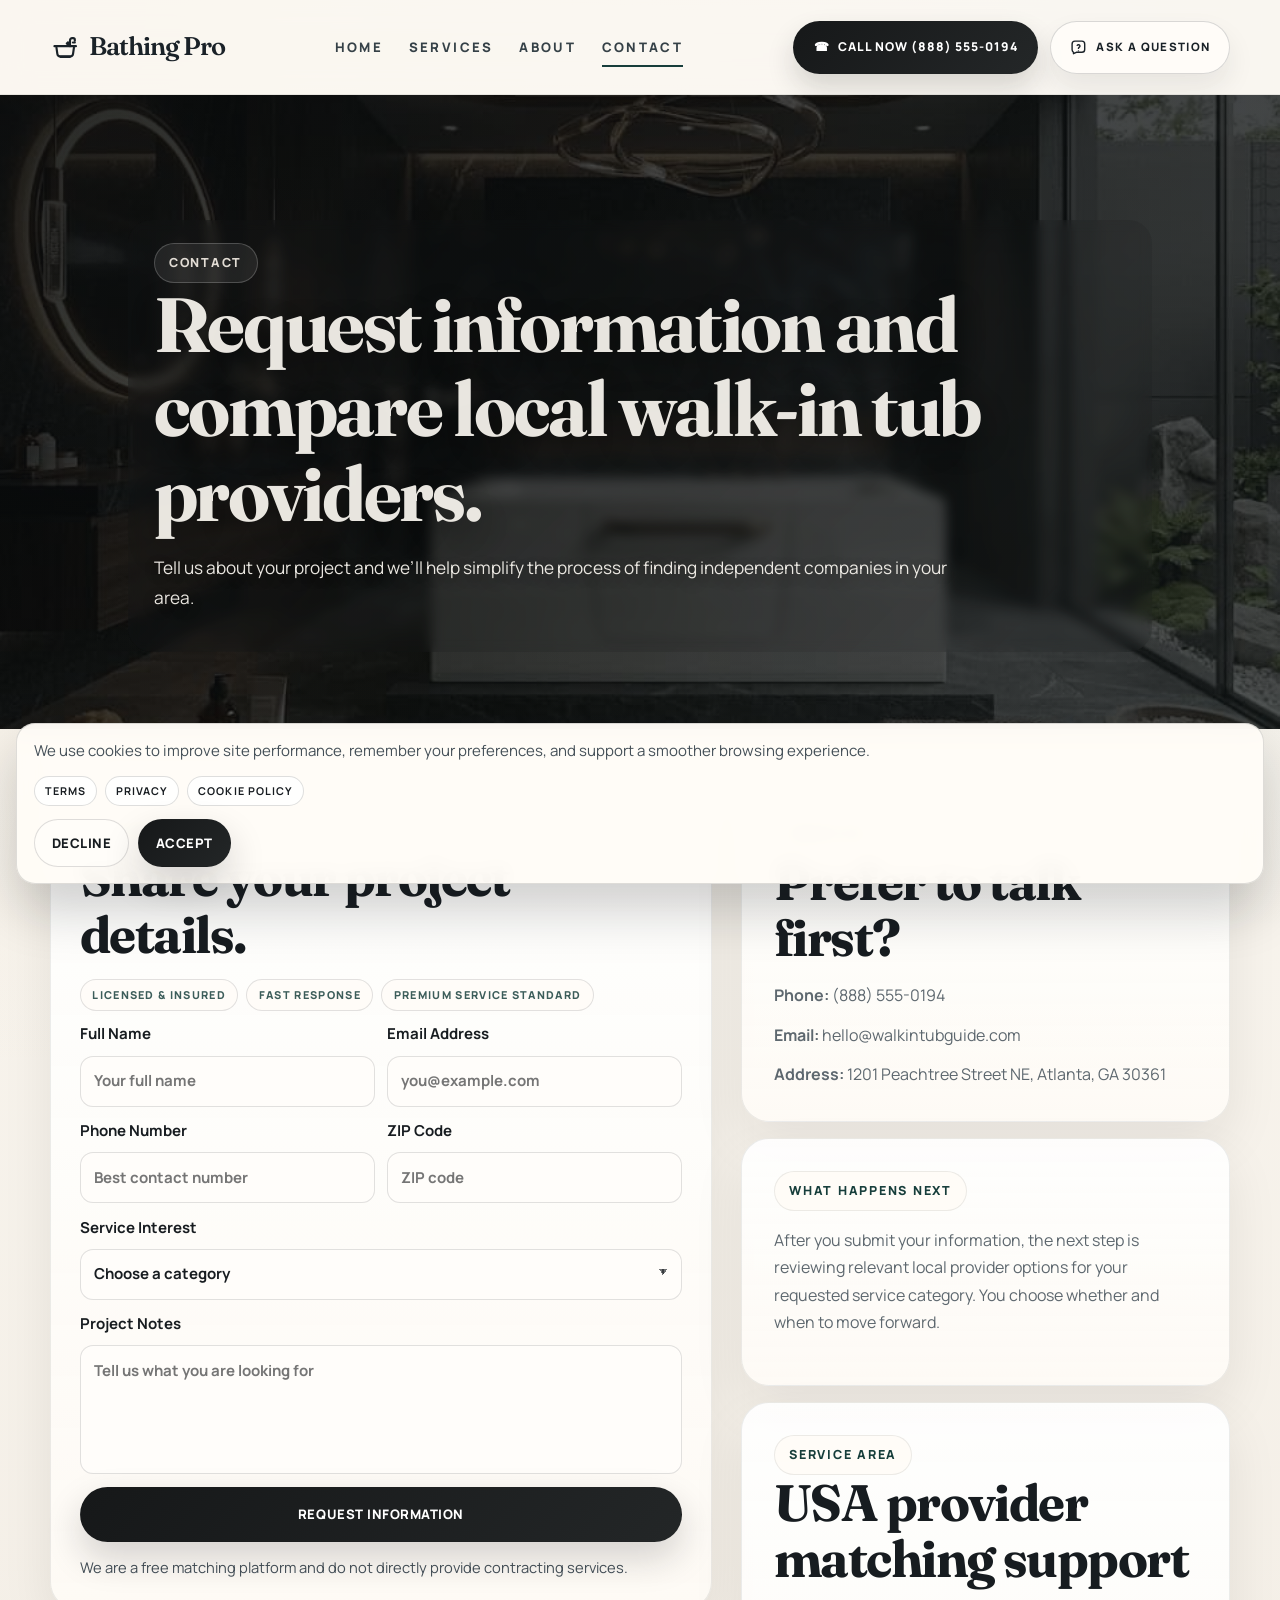
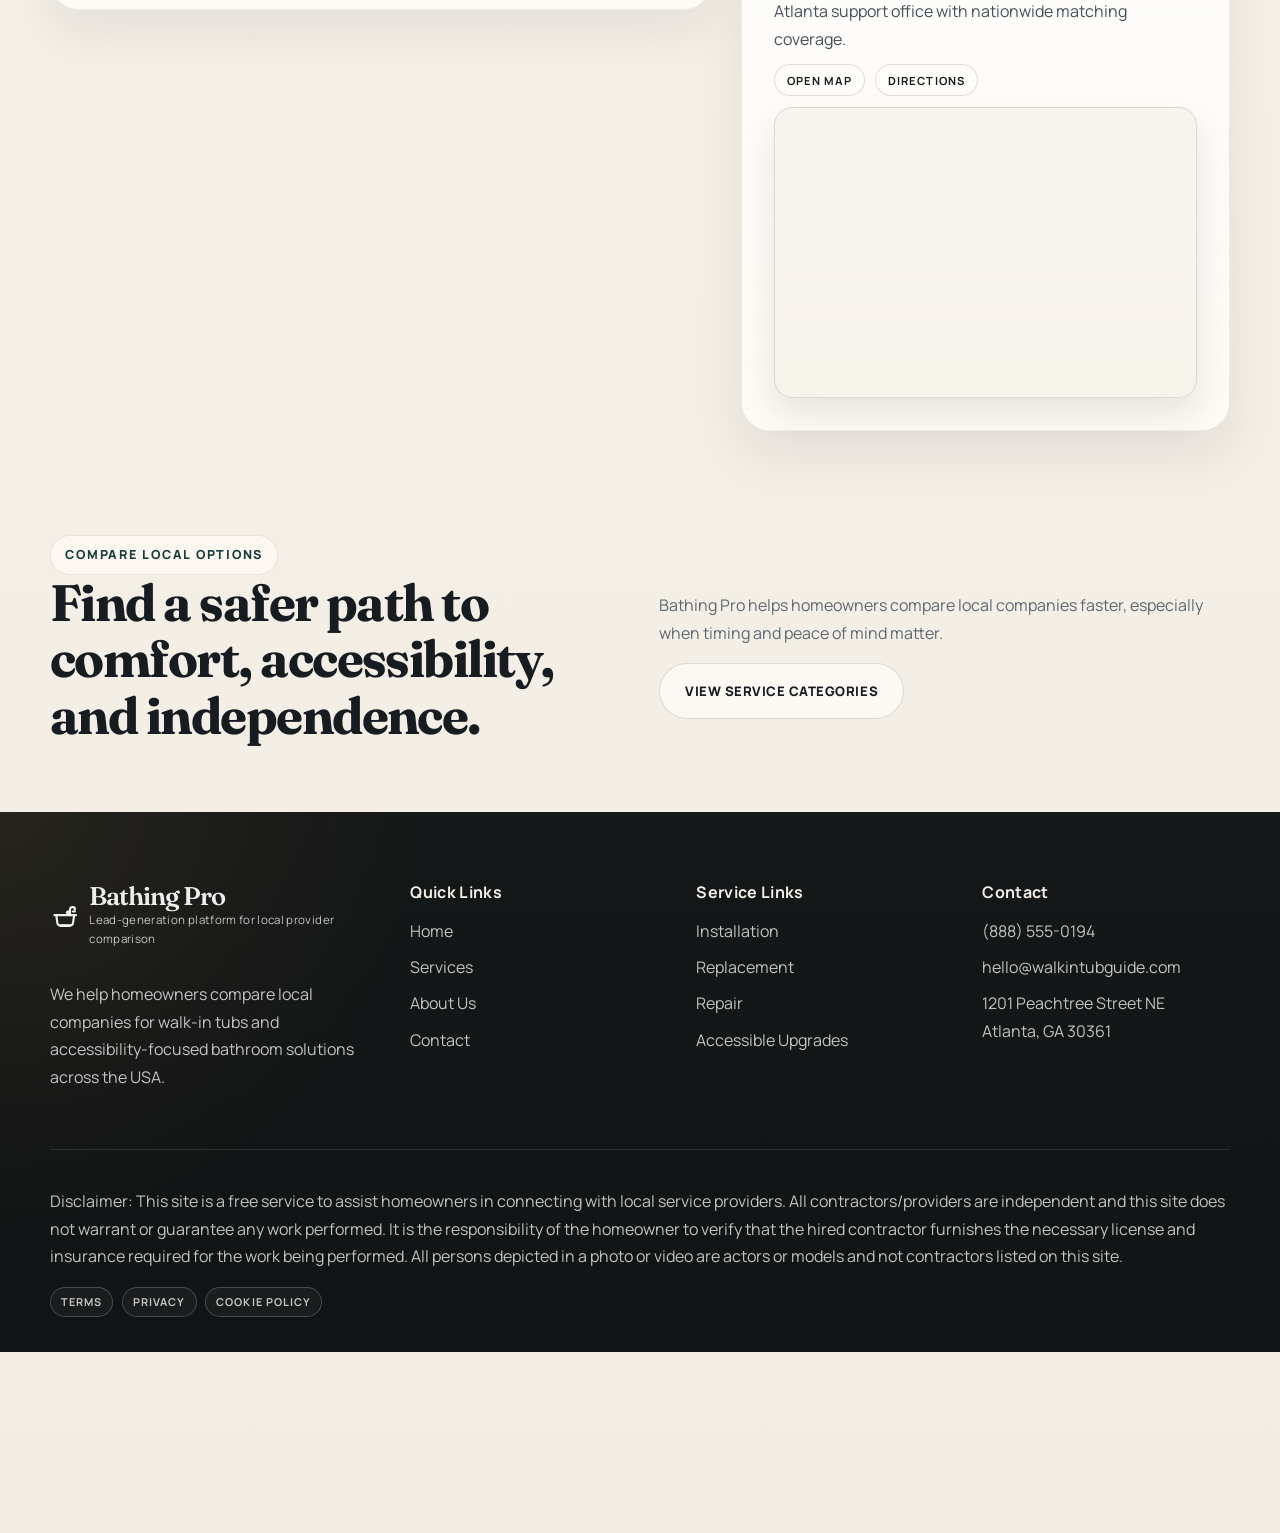
<file: contact.html>
<!DOCTYPE html>
<html lang="en">
<head>
  <meta charset="UTF-8">
  <meta name="viewport" content="width=device-width, initial-scale=1.0">
  <title>Contact | Bathing Pro</title>
  <meta name="description" content="Contact Bathing Pro to request information and compare walk-in tub and accessibility solution providers.">
  <link rel="icon" type="image/svg+xml" href="assets/images/favicon.svg">
  <link rel="preconnect" href="https://fonts.googleapis.com">
  <link rel="preconnect" href="https://fonts.gstatic.com" crossorigin>
  <link href="https://fonts.googleapis.com/css2?family=Manrope:wght@400;500;600;700;800&family=Fraunces:opsz,wght@9..144,600;9..144,700&display=swap" rel="stylesheet">
  <link rel="stylesheet" href="assets/css/style.css">
  <link rel="stylesheet" href="assets/css/contact.css">
</head>
<body data-page="contact">
<header class="site-header">
  <div class="container header-shell">
    <a class="brand" href="index.html" aria-label="Bathing Pro home">
      <span class="brand-mark">WT</span>
      <span class="brand-text">
        <strong>Bathing Pro</strong>
        <small>Compare local providers with confidence</small>
      </span>
    </a>

    <nav class="site-nav" id="site-nav" aria-label="Primary navigation">
      <a href="index.html" class="is-active">Home</a>
      <a href="services.html">Services</a>
      <a href="about.html">About</a>
      <a href="contact.html">Contact</a>
    </nav>

    <div class="header-actions">
      <a class="header-phone mobile-phone" href="tel:+18885550194" aria-label="Call now">
        <span aria-hidden="true">☎</span>
      </a>

      <a class="header-phone desktop-phone" href="tel:+18885550194">
        <span aria-hidden="true">☎</span>
        <span>Call Now (888) 555-0194</span>
      </a>

      <button class="nav-toggle" type="button" aria-expanded="false" aria-controls="mobile-menu-panel"
        aria-label="Open menu">
        <span class="nav-icon nav-icon-open" aria-hidden="true">
          <svg viewBox="0 0 24 24" role="img" focusable="false">
            <path d="M4 7h16M4 12h16M4 17h16" />
          </svg>
        </span>
        <span class="nav-icon nav-icon-close" aria-hidden="true">
          <svg viewBox="0 0 24 24" role="img" focusable="false">
            <path d="M6 6l12 12M18 6l-12 12" />
          </svg>
        </span>
      </button>
    </div>
  </div>
</header>

<aside class="mobile-menu-panel" id="mobile-menu-panel" aria-hidden="true" aria-label="Mobile navigation">
  <div class="mobile-menu-shell">
    <div class="mobile-menu-topbar">
      <a class="mobile-menu-brand" href="index.html">Bathing Pro</a>

      <button type="button" class="mobile-menu-close" aria-label="Close menu">
        <svg viewBox="0 0 24 24" role="img" focusable="false" aria-hidden="true">
          <path d="M6 6l12 12M18 6l-12 12" />
        </svg>
      </button>
    </div>

    <nav class="mobile-menu-nav" aria-label="Mobile primary navigation">
      <a href="index.html">Home</a>

      <div class="mobile-menu-accordion-item">
        <button type="button" class="mobile-menu-accordion-toggle" aria-expanded="false"
          aria-controls="mobile-services-submenu">
          <span>Services</span>
          <svg viewBox="0 0 24 24" role="img" focusable="false" aria-hidden="true">
            <path d="M7 10l5 5 5-5" />
          </svg>
        </button>

        <div class="mobile-menu-accordion-panel" id="mobile-services-submenu" aria-hidden="true">
          <a href="services/walk-in-tub-installation.html">Walk-In Tub Installation</a>
          <a href="services/walk-in-tub-replacement.html">Walk-In Tub Replacement</a>
          <a href="services/walk-in-tub-repair.html">Walk-In Tub Repair</a>
          <a href="services/bathtub-safety-modifications.html">Bath Safety Upgrades</a>
          <a href="services/walk-in-tub-repair.html">Walk-In Tub Maintenance</a>
          <a href="contact.html">Walk-In Tub Consultation</a>
        </div>
      </div>

      <a href="about.html">About</a>
      <a href="contact.html">Contact</a>
    </nav>

    <div class="mobile-menu-contact">
      <p>Contact</p>
      <a href="tel:+18885550194">(888) 555-0194</a>
      <a href="mailto:hello@walkintubguide.com">hello@walkintubguide.com</a>
      <span>1201 Peachtree Street NE, Atlanta, GA 30361</span>
    </div>
  </div>
</aside>

  <main>
    <section class="page-hero contact-hero">
      <div class="container">
        <span class="eyebrow">Contact</span>
        <h1>Request information and compare local walk-in tub providers.</h1>
        <p>Tell us about your project and we’ll help simplify the process of finding independent companies in your area.</p>
      </div>
    </section>

    <section class="section contact-section" id="contact-form">
      <div class="container contact-grid">
        <div class="contact-card">
          <span class="eyebrow">Get started</span>
          <h2>Share your project details.</h2>
          <div class="contact-badges" aria-label="Platform highlights">
            <span>Licensed &amp; Insured</span>
            <span>Fast Response</span>
            <span>Premium Service Standard</span>
          </div>
          <form class="lead-form contact-form" data-form-type="contact">
            <div class="contact-form-grid">
              <label>
                Full Name
                <input type="text" name="name" placeholder="Your full name" required>
              </label>
              <label>
                Email Address
                <input type="email" name="email" placeholder="you@example.com" required>
              </label>
              <label>
                Phone Number
                <input type="tel" name="phone" placeholder="Best contact number" required>
              </label>
              <label>
                ZIP Code
                <input type="text" name="zip" placeholder="ZIP code" required>
              </label>
              <label class="field-full">
                Service Interest
                <select name="service" required>
                  <option value="">Choose a category</option>
                  <option>Walk-In Tub Installation</option>
                  <option>Walk-In Tub Replacement</option>
                  <option>Walk-In Tub Repair</option>
                  <option>Walk-In Tub Conversion</option>
                  <option>Hydrotherapy Walk-In Tubs</option>
                  <option>Accessible Bathroom Upgrades</option>
                </select>
              </label>
              <label class="field-full">
                Project Notes
                <textarea name="message" rows="4" placeholder="Tell us what you are looking for"></textarea>
              </label>
            </div>
            <button class="btn btn-primary" type="submit">Request Information</button>
            <p class="form-note">We are a free matching platform and do not directly provide contracting services.</p>
          </form>
        </div>
        <aside class="contact-sidebar">
          <div class="contact-info-card">
            <span class="eyebrow">Reach us</span>
            <h2>Prefer to talk first?</h2>
            <ul>
              <li><strong>Phone:</strong> <a href="tel:+18885550194">(888) 555-0194</a></li>
              <li><strong>Email:</strong> <a href="mailto:hello@walkintubguide.com">hello@walkintubguide.com</a></li>
              <li><strong>Address:</strong> 1201 Peachtree Street NE, Atlanta, GA 30361</li>
            </ul>
          </div>
          <div class="contact-info-card">
            <span class="eyebrow">What happens next</span>
            <p>After you submit your information, the next step is reviewing relevant local provider options for your requested service category. You choose whether and when to move forward.</p>
          </div>
          <div class="contact-info-card map-card">
            <span class="eyebrow">Service Area</span>
            <h2>USA provider matching support</h2>
            <div class="map-header">
              <p>Atlanta support office with nationwide matching coverage.</p>
              <div class="map-actions">
                <a href="https://www.openstreetmap.org/?mlat=33.78485&amp;mlon=-84.38650#map=16/33.78485/-84.38650" target="_blank" rel="noopener noreferrer">Open Map</a>
                <a href="https://www.openstreetmap.org/directions?from=&to=33.78485,-84.38650" target="_blank" rel="noopener noreferrer">Directions</a>
              </div>
            </div>
            <div class="map-embed">
              <iframe
                title="Bathing Pro office map"
                loading="lazy"
                referrerpolicy="no-referrer-when-downgrade"
                src="https://www.openstreetmap.org/export/embed.html?bbox=-84.39550%2C33.77720%2C-84.37750%2C33.79250&amp;layer=mapnik&amp;marker=33.78485%2C-84.38650">
              </iframe>
            </div>
          </div>
        </aside>
      </div>
    </section>

    <section class="section cta-strip">
      <div class="container split-panel">
        <div>
          <span class="eyebrow">Compare local options</span>
          <h2>Find a safer path to comfort, accessibility, and independence.</h2>
        </div>
        <div>
          <p>Bathing Pro helps homeowners compare local companies faster, especially when timing and peace of mind matter.</p>
          <a class="btn btn-secondary" href="services.html">View Service Categories</a>
        </div>
      </div>
    </section>
  </main>

  <footer class="site-footer">
    <div class="container footer-grid">
      <div>
        <a class="brand footer-brand" href="index.html">
          <span class="brand-mark">WT</span>
          <span class="brand-text">
            <strong>Bathing Pro</strong>
            <small>Lead-generation platform for local provider comparison</small>
          </span>
        </a>
        <p>We help homeowners compare local companies for walk-in tubs and accessibility-focused bathroom solutions across the USA.</p>
      </div>
      <div>
        <h3>Quick Links</h3>
        <ul>
          <li><a href="index.html">Home</a></li>
          <li><a href="services.html">Services</a></li>
          <li><a href="about.html">About Us</a></li>
          <li><a href="contact.html">Contact</a></li>
        </ul>
      </div>
      <div>
        <h3>Service Links</h3>
        <ul>
          <li><a href="services/walk-in-tub-installation.html">Installation</a></li>
          <li><a href="services/walk-in-tub-replacement.html">Replacement</a></li>
          <li><a href="services/walk-in-tub-repair.html">Repair</a></li>
          <li><a href="services/accessible-bathroom-upgrades.html">Accessible Upgrades</a></li>
        </ul>
      </div>
      <div>
        <h3>Contact</h3>
        <ul>
          <li><a href="tel:+18885550194">(888) 555-0194</a></li>
          <li><a href="mailto:hello@walkintubguide.com">hello@walkintubguide.com</a></li>
          <li>1201 Peachtree Street NE<br>Atlanta, GA 30361</li>
        </ul>
      </div>
    </div>
    <div class="container footer-legal">
      <p>Disclaimer: This site is a free service to assist homeowners in connecting with local service providers. All contractors/providers are independent and this site does not warrant or guarantee any work performed. It is the responsibility of the homeowner to verify that the hired contractor furnishes the necessary license and insurance required for the work being performed. All persons depicted in a photo or video are actors or models and not contractors listed on this site.</p>
    </div>
  </footer>

  <script src="assets/js/main.js" defer></script>
  <script src="assets/js/contact.js" defer></script>
</body>
</html>
</file>
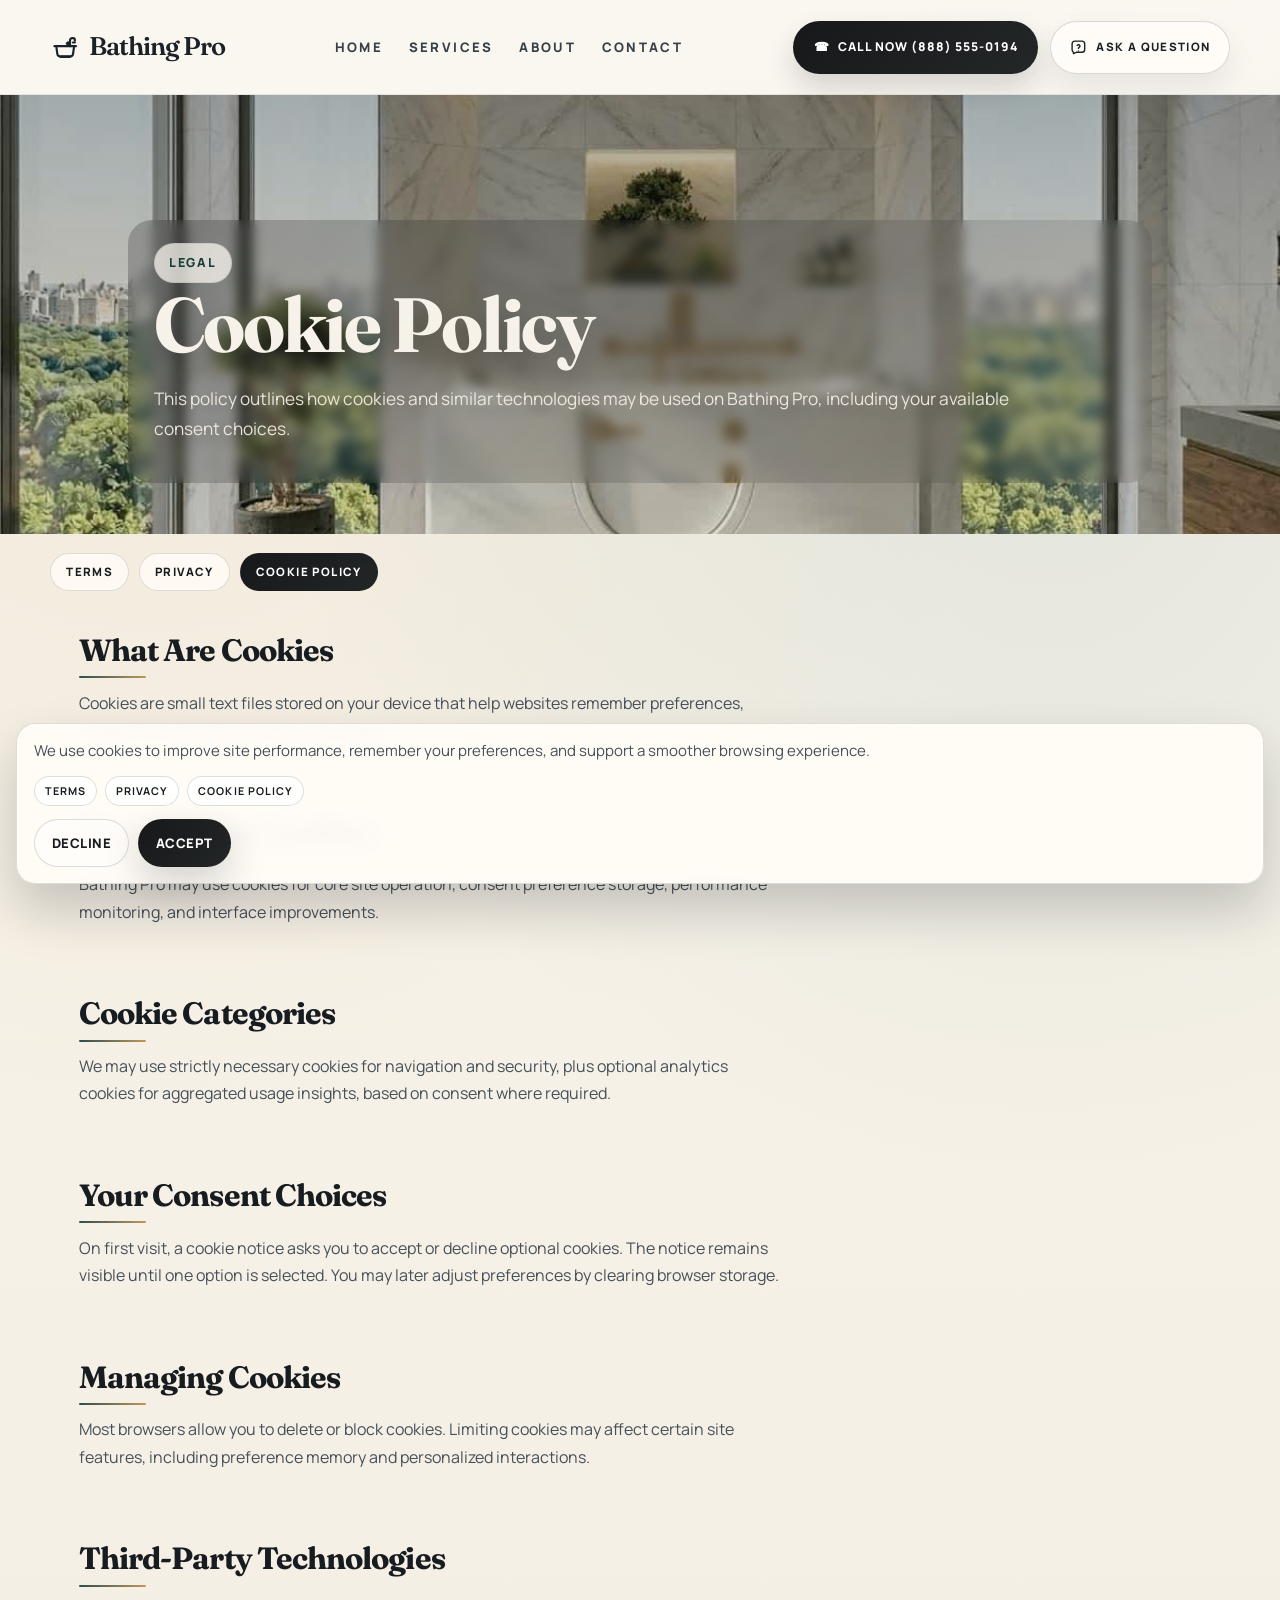
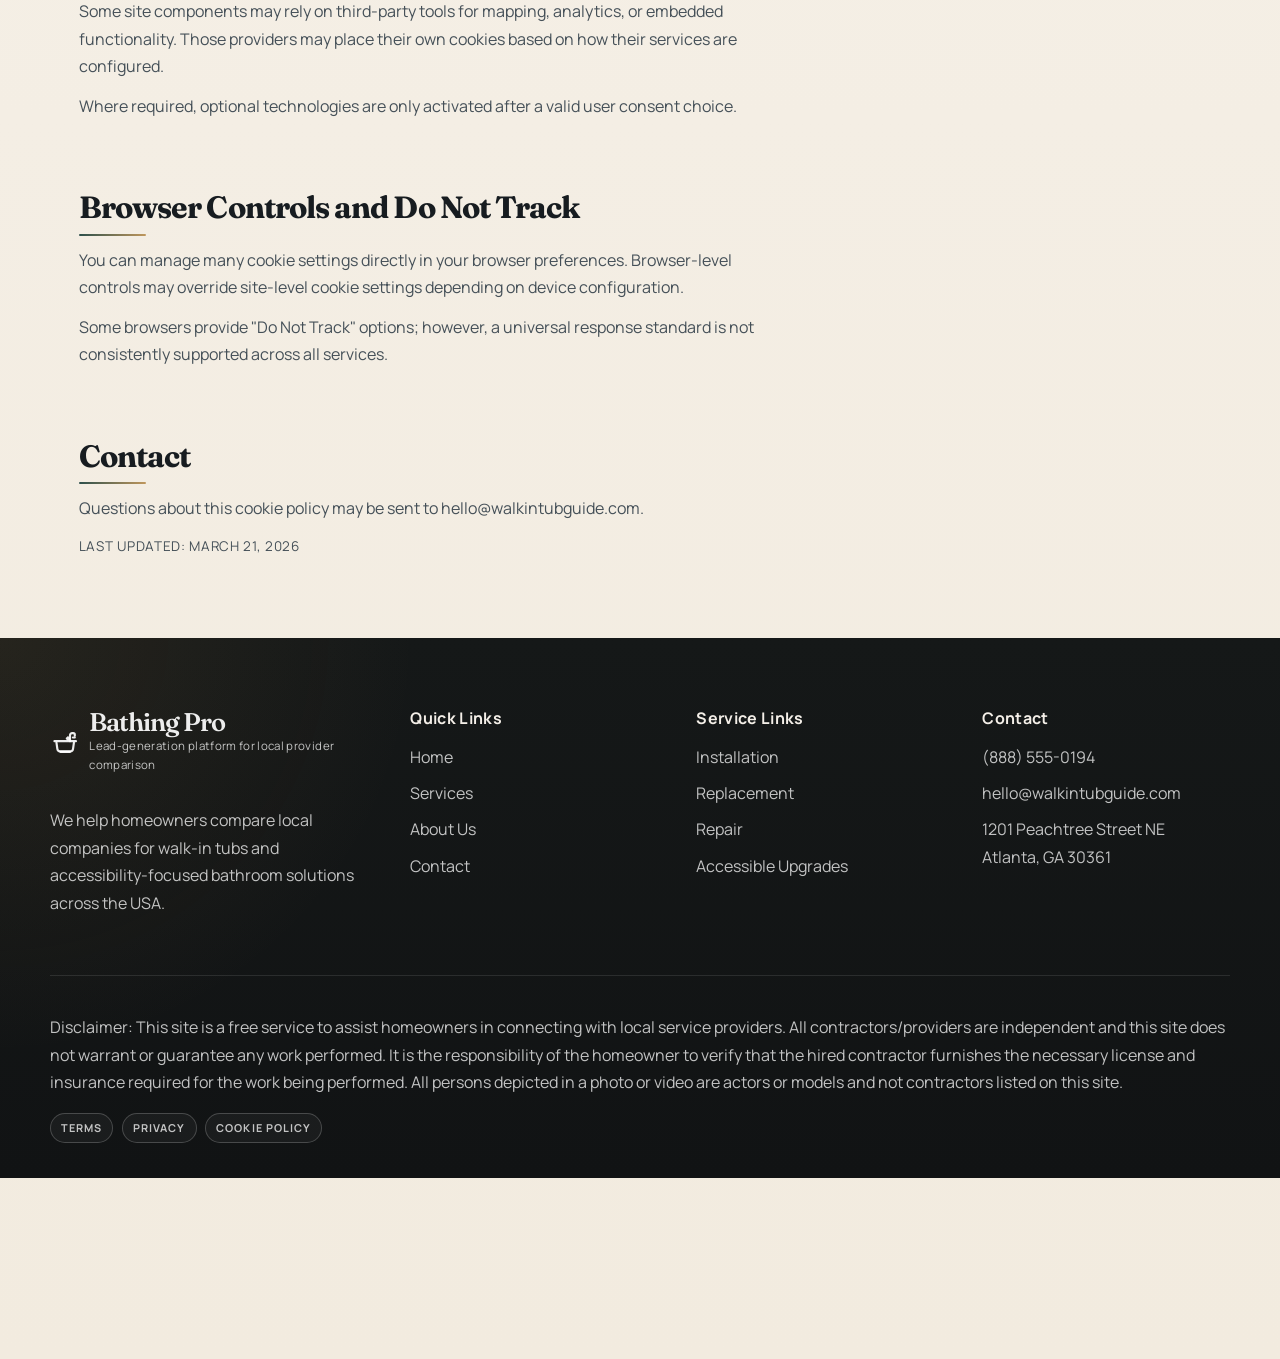
<file: cookie-policy.html>
<!DOCTYPE html>
<html lang="en">
<head>
  <meta charset="UTF-8">
  <meta name="viewport" content="width=device-width, initial-scale=1.0">
  <title>Cookie Policy | Bathing Pro</title>
  <meta name="description" content="Learn how Bathing Pro uses cookies and similar technologies to support site performance, analytics, and user preferences.">
  <link rel="icon" type="image/svg+xml" href="assets/images/favicon.svg">
  <link rel="preconnect" href="https://fonts.googleapis.com">
  <link rel="preconnect" href="https://fonts.gstatic.com" crossorigin>
  <link href="https://fonts.googleapis.com/css2?family=Manrope:wght@400;500;600;700;800&family=Fraunces:opsz,wght@9..144,600;9..144,700&display=swap" rel="stylesheet">
  <link rel="stylesheet" href="assets/css/style.css">
  <link rel="stylesheet" href="assets/css/legal.css">
</head>
<body data-page="legal">
<header class="site-header">
  <div class="container header-shell">
    <a class="brand" href="index.html" aria-label="Bathing Pro home">
      <span class="brand-mark">WT</span>
      <span class="brand-text">
        <strong>Bathing Pro</strong>
        <small>Compare local providers with confidence</small>
      </span>
    </a>

    <nav class="site-nav" id="site-nav" aria-label="Primary navigation">
      <a href="index.html" class="is-active">Home</a>
      <a href="services.html">Services</a>
      <a href="about.html">About</a>
      <a href="contact.html">Contact</a>
    </nav>

    <div class="header-actions">
      <a class="header-phone mobile-phone" href="tel:+18885550194" aria-label="Call now">
        <span aria-hidden="true">☎</span>
      </a>

      <a class="header-phone desktop-phone" href="tel:+18885550194">
        <span aria-hidden="true">☎</span>
        <span>Call Now (888) 555-0194</span>
      </a>

      <button class="nav-toggle" type="button" aria-expanded="false" aria-controls="mobile-menu-panel"
        aria-label="Open menu">
        <span class="nav-icon nav-icon-open" aria-hidden="true">
          <svg viewBox="0 0 24 24" role="img" focusable="false">
            <path d="M4 7h16M4 12h16M4 17h16" />
          </svg>
        </span>
        <span class="nav-icon nav-icon-close" aria-hidden="true">
          <svg viewBox="0 0 24 24" role="img" focusable="false">
            <path d="M6 6l12 12M18 6l-12 12" />
          </svg>
        </span>
      </button>
    </div>
  </div>
</header>

<aside class="mobile-menu-panel" id="mobile-menu-panel" aria-hidden="true" aria-label="Mobile navigation">
  <div class="mobile-menu-shell">
    <div class="mobile-menu-topbar">
      <a class="mobile-menu-brand" href="index.html">Bathing Pro</a>

      <button type="button" class="mobile-menu-close" aria-label="Close menu">
        <svg viewBox="0 0 24 24" role="img" focusable="false" aria-hidden="true">
          <path d="M6 6l12 12M18 6l-12 12" />
        </svg>
      </button>
    </div>

    <nav class="mobile-menu-nav" aria-label="Mobile primary navigation">
      <a href="index.html">Home</a>

      <div class="mobile-menu-accordion-item">
        <button type="button" class="mobile-menu-accordion-toggle" aria-expanded="false"
          aria-controls="mobile-services-submenu">
          <span>Services</span>
          <svg viewBox="0 0 24 24" role="img" focusable="false" aria-hidden="true">
            <path d="M7 10l5 5 5-5" />
          </svg>
        </button>

        <div class="mobile-menu-accordion-panel" id="mobile-services-submenu" aria-hidden="true">
          <a href="services/walk-in-tub-installation.html">Walk-In Tub Installation</a>
          <a href="services/walk-in-tub-replacement.html">Walk-In Tub Replacement</a>
          <a href="services/walk-in-tub-repair.html">Walk-In Tub Repair</a>
          <a href="services/bathtub-safety-modifications.html">Bath Safety Upgrades</a>
          <a href="services/walk-in-tub-repair.html">Walk-In Tub Maintenance</a>
          <a href="contact.html">Walk-In Tub Consultation</a>
        </div>
      </div>

      <a href="about.html">About</a>
      <a href="contact.html">Contact</a>
    </nav>

    <div class="mobile-menu-contact">
      <p>Contact</p>
      <a href="tel:+18885550194">(888) 555-0194</a>
      <a href="mailto:hello@walkintubguide.com">hello@walkintubguide.com</a>
      <span>1201 Peachtree Street NE, Atlanta, GA 30361</span>
    </div>
  </div>
</aside>

  <main>
    <section class="page-hero legal-hero">
      <div class="container">
        <span class="eyebrow">Legal</span>
        <h1>Cookie Policy</h1>
        <p>This policy outlines how cookies and similar technologies may be used on Bathing Pro, including your available consent choices.</p>
      </div>
    </section>

    <section class="section legal-section">
      <div class="container legal-shell">
        <nav class="legal-nav" aria-label="Legal pages">
          <a href="terms-of-service.html">Terms</a>
          <a href="privacy-policy.html">Privacy</a>
          <a class="is-active" href="cookie-policy.html">Cookie Policy</a>
        </nav>

        <article class="legal-card">
          <h2>What Are Cookies</h2>
          <p>Cookies are small text files stored on your device that help websites remember preferences, support functionality, and measure usage.</p>
        </article>

        <article class="legal-card">
          <h2>How We Use Cookies</h2>
          <p>Bathing Pro may use cookies for core site operation, consent preference storage, performance monitoring, and interface improvements.</p>
        </article>

        <article class="legal-card">
          <h2>Cookie Categories</h2>
          <p>We may use strictly necessary cookies for navigation and security, plus optional analytics cookies for aggregated usage insights, based on consent where required.</p>
        </article>

        <article class="legal-card">
          <h2>Your Consent Choices</h2>
          <p>On first visit, a cookie notice asks you to accept or decline optional cookies. The notice remains visible until one option is selected. You may later adjust preferences by clearing browser storage.</p>
        </article>

        <article class="legal-card">
          <h2>Managing Cookies</h2>
          <p>Most browsers allow you to delete or block cookies. Limiting cookies may affect certain site features, including preference memory and personalized interactions.</p>
        </article>

        <article class="legal-card">
          <h2>Third-Party Technologies</h2>
          <p>Some site components may rely on third-party tools for mapping, analytics, or embedded functionality. Those providers may place their own cookies based on how their services are configured.</p>
          <p>Where required, optional technologies are only activated after a valid user consent choice.</p>
        </article>

        <article class="legal-card">
          <h2>Browser Controls and Do Not Track</h2>
          <p>You can manage many cookie settings directly in your browser preferences. Browser-level controls may override site-level cookie settings depending on device configuration.</p>
          <p>Some browsers provide "Do Not Track" options; however, a universal response standard is not consistently supported across all services.</p>
        </article>

        <article class="legal-card">
          <h2>Contact</h2>
          <p>Questions about this cookie policy may be sent to <a href="mailto:hello@walkintubguide.com">hello@walkintubguide.com</a>.</p>
          <p class="legal-updated">Last updated: March 21, 2026</p>
        </article>
      </div>
    </section>
  </main>

  <footer class="site-footer">
    <div class="container footer-grid">
      <div>
        <a class="brand footer-brand" href="index.html">
          <span class="brand-mark">WT</span>
          <span class="brand-text">
            <strong>Bathing Pro</strong>
            <small>Lead-generation platform for local provider comparison</small>
          </span>
        </a>
        <p>We help homeowners compare local companies for walk-in tubs and accessibility-focused bathroom solutions across the USA.</p>
      </div>
      <div>
        <h3>Quick Links</h3>
        <ul>
          <li><a href="index.html">Home</a></li>
          <li><a href="services.html">Services</a></li>
          <li><a href="about.html">About Us</a></li>
          <li><a href="contact.html">Contact</a></li>
        </ul>
      </div>
      <div>
        <h3>Service Links</h3>
        <ul>
          <li><a href="services/walk-in-tub-installation.html">Installation</a></li>
          <li><a href="services/walk-in-tub-replacement.html">Replacement</a></li>
          <li><a href="services/walk-in-tub-repair.html">Repair</a></li>
          <li><a href="services/accessible-bathroom-upgrades.html">Accessible Upgrades</a></li>
        </ul>
      </div>
      <div>
        <h3>Contact</h3>
        <ul>
          <li><a href="tel:+18885550194">(888) 555-0194</a></li>
          <li><a href="mailto:hello@walkintubguide.com">hello@walkintubguide.com</a></li>
          <li>1201 Peachtree Street NE<br>Atlanta, GA 30361</li>
        </ul>
      </div>
    </div>
    <div class="container footer-legal">
      <p>Disclaimer: This site is a free service to assist homeowners in connecting with local service providers. All contractors/providers are independent and this site does not warrant or guarantee any work performed. It is the responsibility of the homeowner to verify that the hired contractor furnishes the necessary license and insurance required for the work being performed. All persons depicted in a photo or video are actors or models and not contractors listed on this site.</p>
    </div>
  </footer>

  <script src="assets/js/main.js" defer></script>
</body>
</html>
</file>
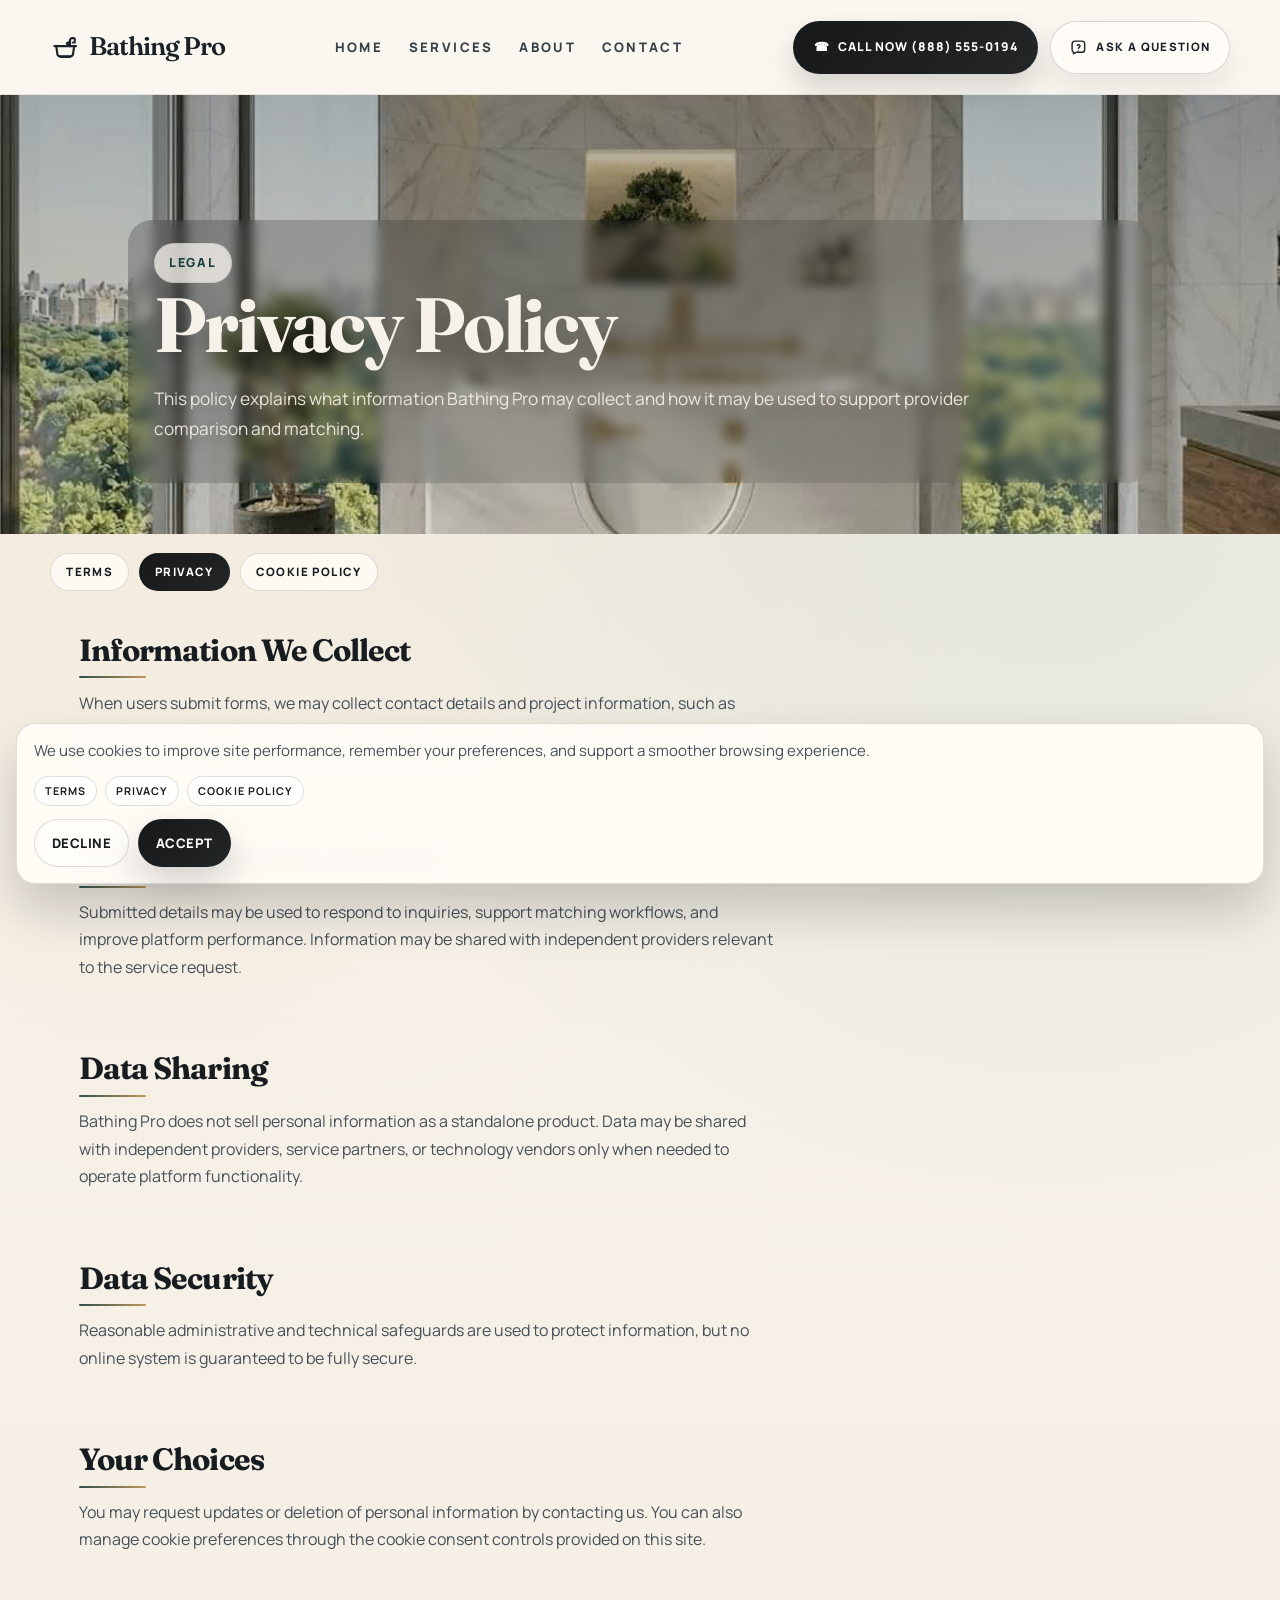
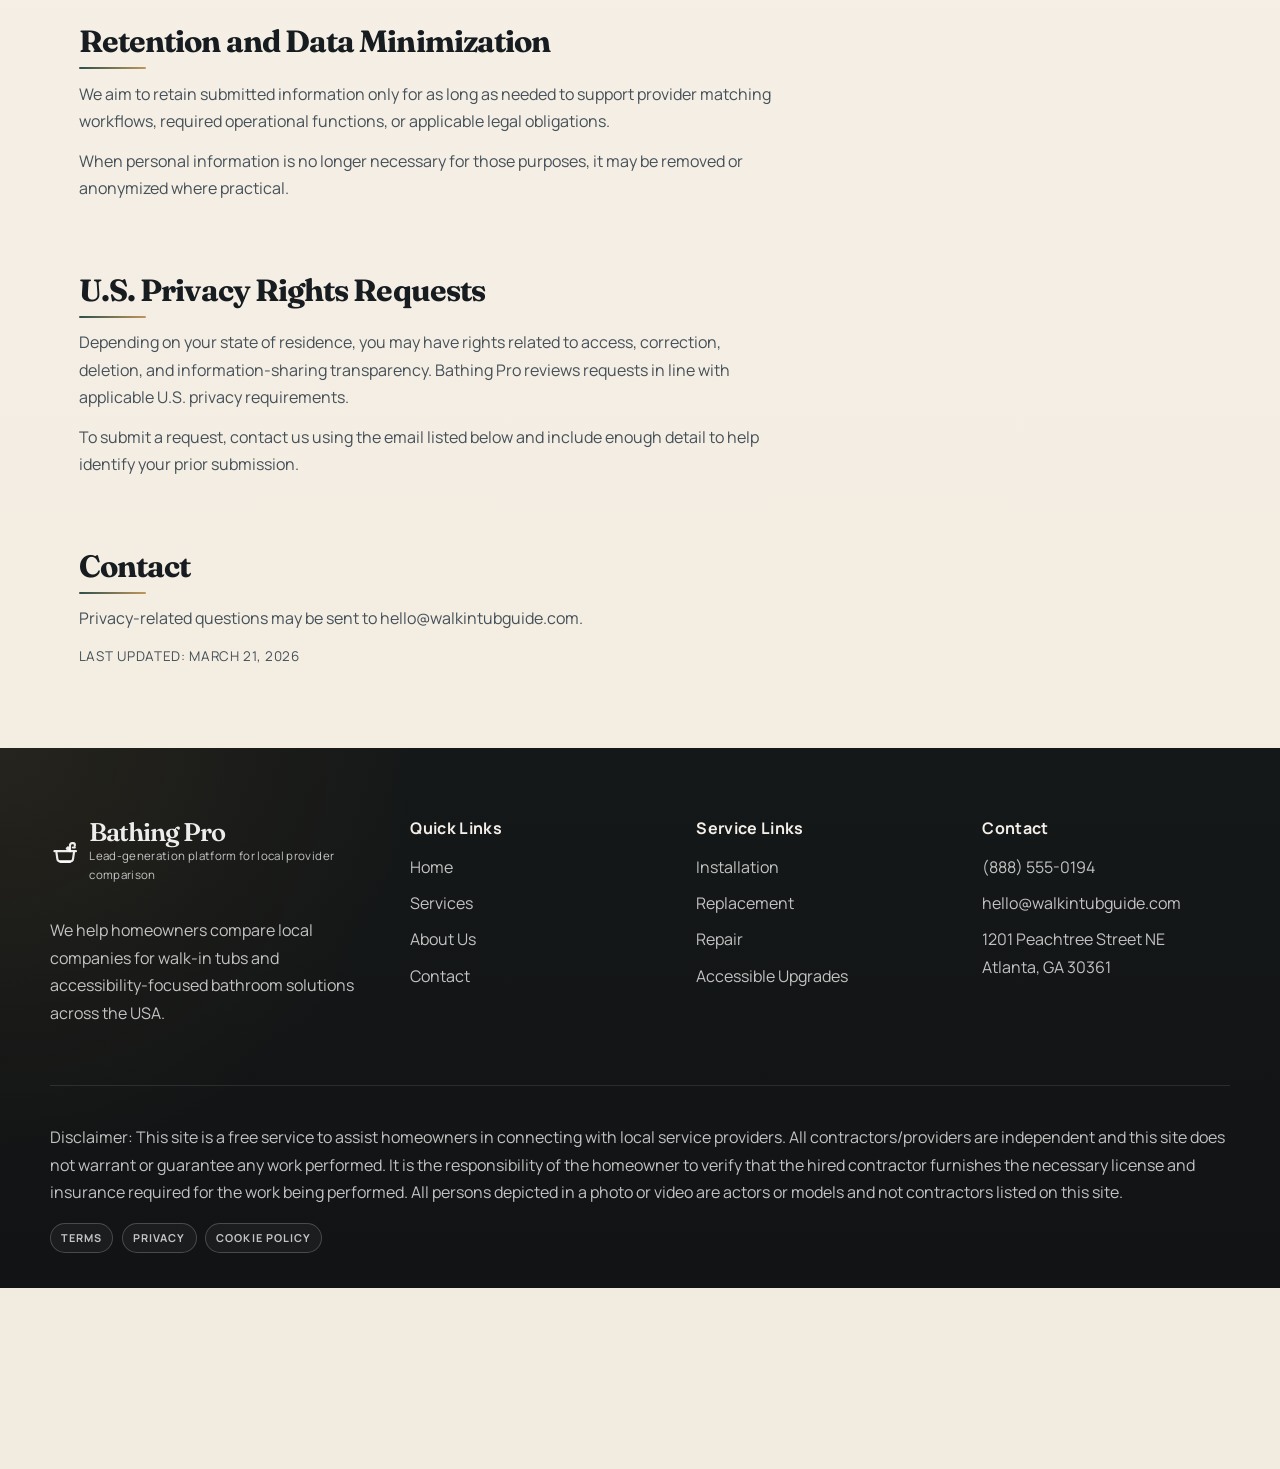
<file: privacy-policy.html>
<!DOCTYPE html>
<html lang="en">
<head>
  <meta charset="UTF-8">
  <meta name="viewport" content="width=device-width, initial-scale=1.0">
  <title>Privacy Policy | Bathing Pro</title>
  <meta name="description" content="Review how Bathing Pro collects, uses, and protects personal information when homeowners compare local walk-in tub and accessibility providers.">
  <link rel="icon" type="image/svg+xml" href="assets/images/favicon.svg">
  <link rel="preconnect" href="https://fonts.googleapis.com">
  <link rel="preconnect" href="https://fonts.gstatic.com" crossorigin>
  <link href="https://fonts.googleapis.com/css2?family=Manrope:wght@400;500;600;700;800&family=Fraunces:opsz,wght@9..144,600;9..144,700&display=swap" rel="stylesheet">
  <link rel="stylesheet" href="assets/css/style.css">
  <link rel="stylesheet" href="assets/css/legal.css">
</head>
<body data-page="legal">
<header class="site-header">
  <div class="container header-shell">
    <a class="brand" href="index.html" aria-label="Bathing Pro home">
      <span class="brand-mark">WT</span>
      <span class="brand-text">
        <strong>Bathing Pro</strong>
        <small>Compare local providers with confidence</small>
      </span>
    </a>

    <nav class="site-nav" id="site-nav" aria-label="Primary navigation">
      <a href="index.html" class="is-active">Home</a>
      <a href="services.html">Services</a>
      <a href="about.html">About</a>
      <a href="contact.html">Contact</a>
    </nav>

    <div class="header-actions">
      <a class="header-phone mobile-phone" href="tel:+18885550194" aria-label="Call now">
        <span aria-hidden="true">☎</span>
      </a>

      <a class="header-phone desktop-phone" href="tel:+18885550194">
        <span aria-hidden="true">☎</span>
        <span>Call Now (888) 555-0194</span>
      </a>

      <button class="nav-toggle" type="button" aria-expanded="false" aria-controls="mobile-menu-panel"
        aria-label="Open menu">
        <span class="nav-icon nav-icon-open" aria-hidden="true">
          <svg viewBox="0 0 24 24" role="img" focusable="false">
            <path d="M4 7h16M4 12h16M4 17h16" />
          </svg>
        </span>
        <span class="nav-icon nav-icon-close" aria-hidden="true">
          <svg viewBox="0 0 24 24" role="img" focusable="false">
            <path d="M6 6l12 12M18 6l-12 12" />
          </svg>
        </span>
      </button>
    </div>
  </div>
</header>

<aside class="mobile-menu-panel" id="mobile-menu-panel" aria-hidden="true" aria-label="Mobile navigation">
  <div class="mobile-menu-shell">
    <div class="mobile-menu-topbar">
      <a class="mobile-menu-brand" href="index.html">Bathing Pro</a>

      <button type="button" class="mobile-menu-close" aria-label="Close menu">
        <svg viewBox="0 0 24 24" role="img" focusable="false" aria-hidden="true">
          <path d="M6 6l12 12M18 6l-12 12" />
        </svg>
      </button>
    </div>

    <nav class="mobile-menu-nav" aria-label="Mobile primary navigation">
      <a href="index.html">Home</a>

      <div class="mobile-menu-accordion-item">
        <button type="button" class="mobile-menu-accordion-toggle" aria-expanded="false"
          aria-controls="mobile-services-submenu">
          <span>Services</span>
          <svg viewBox="0 0 24 24" role="img" focusable="false" aria-hidden="true">
            <path d="M7 10l5 5 5-5" />
          </svg>
        </button>

        <div class="mobile-menu-accordion-panel" id="mobile-services-submenu" aria-hidden="true">
          <a href="services/walk-in-tub-installation.html">Walk-In Tub Installation</a>
          <a href="services/walk-in-tub-replacement.html">Walk-In Tub Replacement</a>
          <a href="services/walk-in-tub-repair.html">Walk-In Tub Repair</a>
          <a href="services/bathtub-safety-modifications.html">Bath Safety Upgrades</a>
          <a href="services/walk-in-tub-repair.html">Walk-In Tub Maintenance</a>
          <a href="contact.html">Walk-In Tub Consultation</a>
        </div>
      </div>

      <a href="about.html">About</a>
      <a href="contact.html">Contact</a>
    </nav>

    <div class="mobile-menu-contact">
      <p>Contact</p>
      <a href="tel:+18885550194">(888) 555-0194</a>
      <a href="mailto:hello@walkintubguide.com">hello@walkintubguide.com</a>
      <span>1201 Peachtree Street NE, Atlanta, GA 30361</span>
    </div>
  </div>
</aside>

  <main>
    <section class="page-hero legal-hero">
      <div class="container">
        <span class="eyebrow">Legal</span>
        <h1>Privacy Policy</h1>
        <p>This policy explains what information Bathing Pro may collect and how it may be used to support provider comparison and matching.</p>
      </div>
    </section>

    <section class="section legal-section">
      <div class="container legal-shell">
        <nav class="legal-nav" aria-label="Legal pages">
          <a href="terms-of-service.html">Terms</a>
          <a class="is-active" href="privacy-policy.html">Privacy</a>
          <a href="cookie-policy.html">Cookie Policy</a>
        </nav>

        <article class="legal-card">
          <h2>Information We Collect</h2>
          <p>When users submit forms, we may collect contact details and project information, such as name, phone number, email, ZIP code, and service preferences. Basic technical data such as browser type or page interactions may also be collected.</p>
        </article>

        <article class="legal-card">
          <h2>How Information Is Used</h2>
          <p>Submitted details may be used to respond to inquiries, support matching workflows, and improve platform performance. Information may be shared with independent providers relevant to the service request.</p>
        </article>

        <article class="legal-card">
          <h2>Data Sharing</h2>
          <p>Bathing Pro does not sell personal information as a standalone product. Data may be shared with independent providers, service partners, or technology vendors only when needed to operate platform functionality.</p>
        </article>

        <article class="legal-card">
          <h2>Data Security</h2>
          <p>Reasonable administrative and technical safeguards are used to protect information, but no online system is guaranteed to be fully secure.</p>
        </article>

        <article class="legal-card">
          <h2>Your Choices</h2>
          <p>You may request updates or deletion of personal information by contacting us. You can also manage cookie preferences through the cookie consent controls provided on this site.</p>
        </article>

        <article class="legal-card">
          <h2>Retention and Data Minimization</h2>
          <p>We aim to retain submitted information only for as long as needed to support provider matching workflows, required operational functions, or applicable legal obligations.</p>
          <p>When personal information is no longer necessary for those purposes, it may be removed or anonymized where practical.</p>
        </article>

        <article class="legal-card">
          <h2>U.S. Privacy Rights Requests</h2>
          <p>Depending on your state of residence, you may have rights related to access, correction, deletion, and information-sharing transparency. Bathing Pro reviews requests in line with applicable U.S. privacy requirements.</p>
          <p>To submit a request, contact us using the email listed below and include enough detail to help identify your prior submission.</p>
        </article>

        <article class="legal-card">
          <h2>Contact</h2>
          <p>Privacy-related questions may be sent to <a href="mailto:hello@walkintubguide.com">hello@walkintubguide.com</a>.</p>
          <p class="legal-updated">Last updated: March 21, 2026</p>
        </article>
      </div>
    </section>
  </main>

  <footer class="site-footer">
    <div class="container footer-grid">
      <div>
        <a class="brand footer-brand" href="index.html">
          <span class="brand-mark">WT</span>
          <span class="brand-text">
            <strong>Bathing Pro</strong>
            <small>Lead-generation platform for local provider comparison</small>
          </span>
        </a>
        <p>We help homeowners compare local companies for walk-in tubs and accessibility-focused bathroom solutions across the USA.</p>
      </div>
      <div>
        <h3>Quick Links</h3>
        <ul>
          <li><a href="index.html">Home</a></li>
          <li><a href="services.html">Services</a></li>
          <li><a href="about.html">About Us</a></li>
          <li><a href="contact.html">Contact</a></li>
        </ul>
      </div>
      <div>
        <h3>Service Links</h3>
        <ul>
          <li><a href="services/walk-in-tub-installation.html">Installation</a></li>
          <li><a href="services/walk-in-tub-replacement.html">Replacement</a></li>
          <li><a href="services/walk-in-tub-repair.html">Repair</a></li>
          <li><a href="services/accessible-bathroom-upgrades.html">Accessible Upgrades</a></li>
        </ul>
      </div>
      <div>
        <h3>Contact</h3>
        <ul>
          <li><a href="tel:+18885550194">(888) 555-0194</a></li>
          <li><a href="mailto:hello@walkintubguide.com">hello@walkintubguide.com</a></li>
          <li>1201 Peachtree Street NE<br>Atlanta, GA 30361</li>
        </ul>
      </div>
    </div>
    <div class="container footer-legal">
      <p>Disclaimer: This site is a free service to assist homeowners in connecting with local service providers. All contractors/providers are independent and this site does not warrant or guarantee any work performed. It is the responsibility of the homeowner to verify that the hired contractor furnishes the necessary license and insurance required for the work being performed. All persons depicted in a photo or video are actors or models and not contractors listed on this site.</p>
    </div>
  </footer>

  <script src="assets/js/main.js" defer></script>
</body>
</html>
</file>
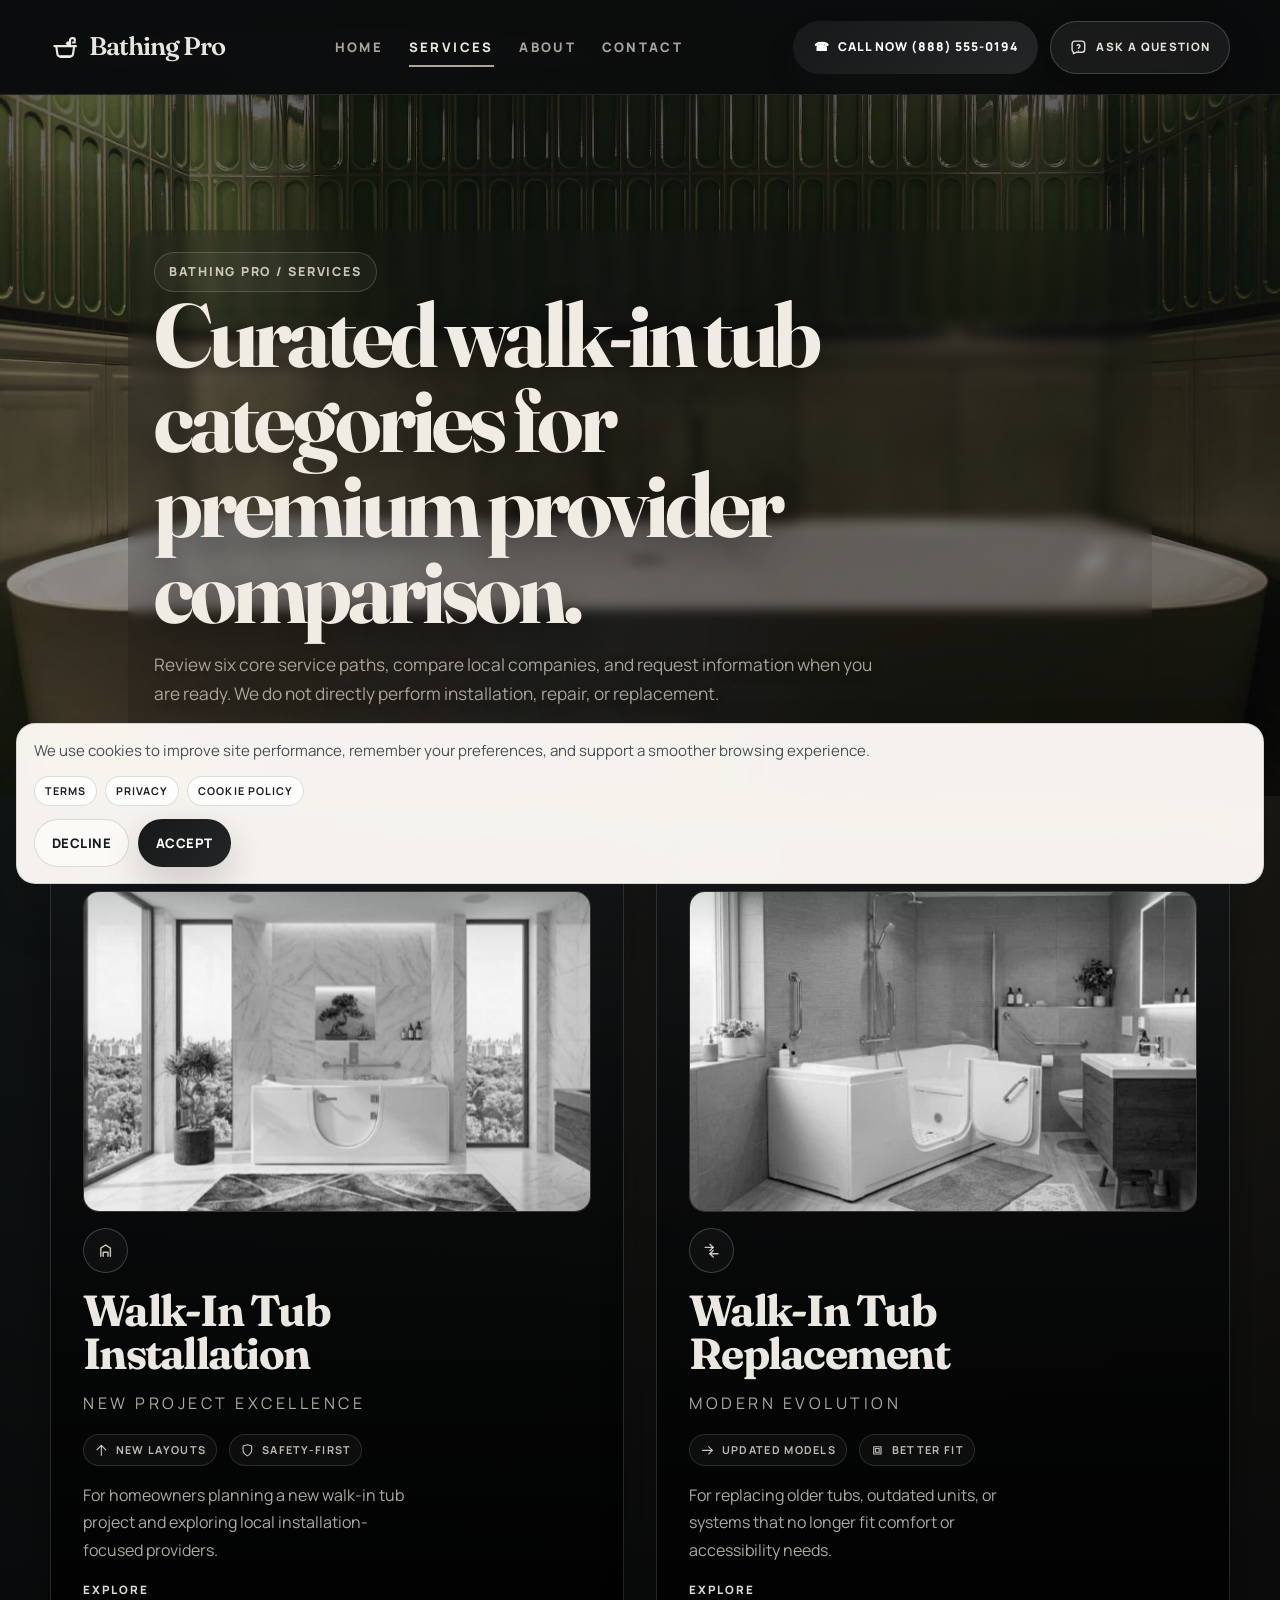
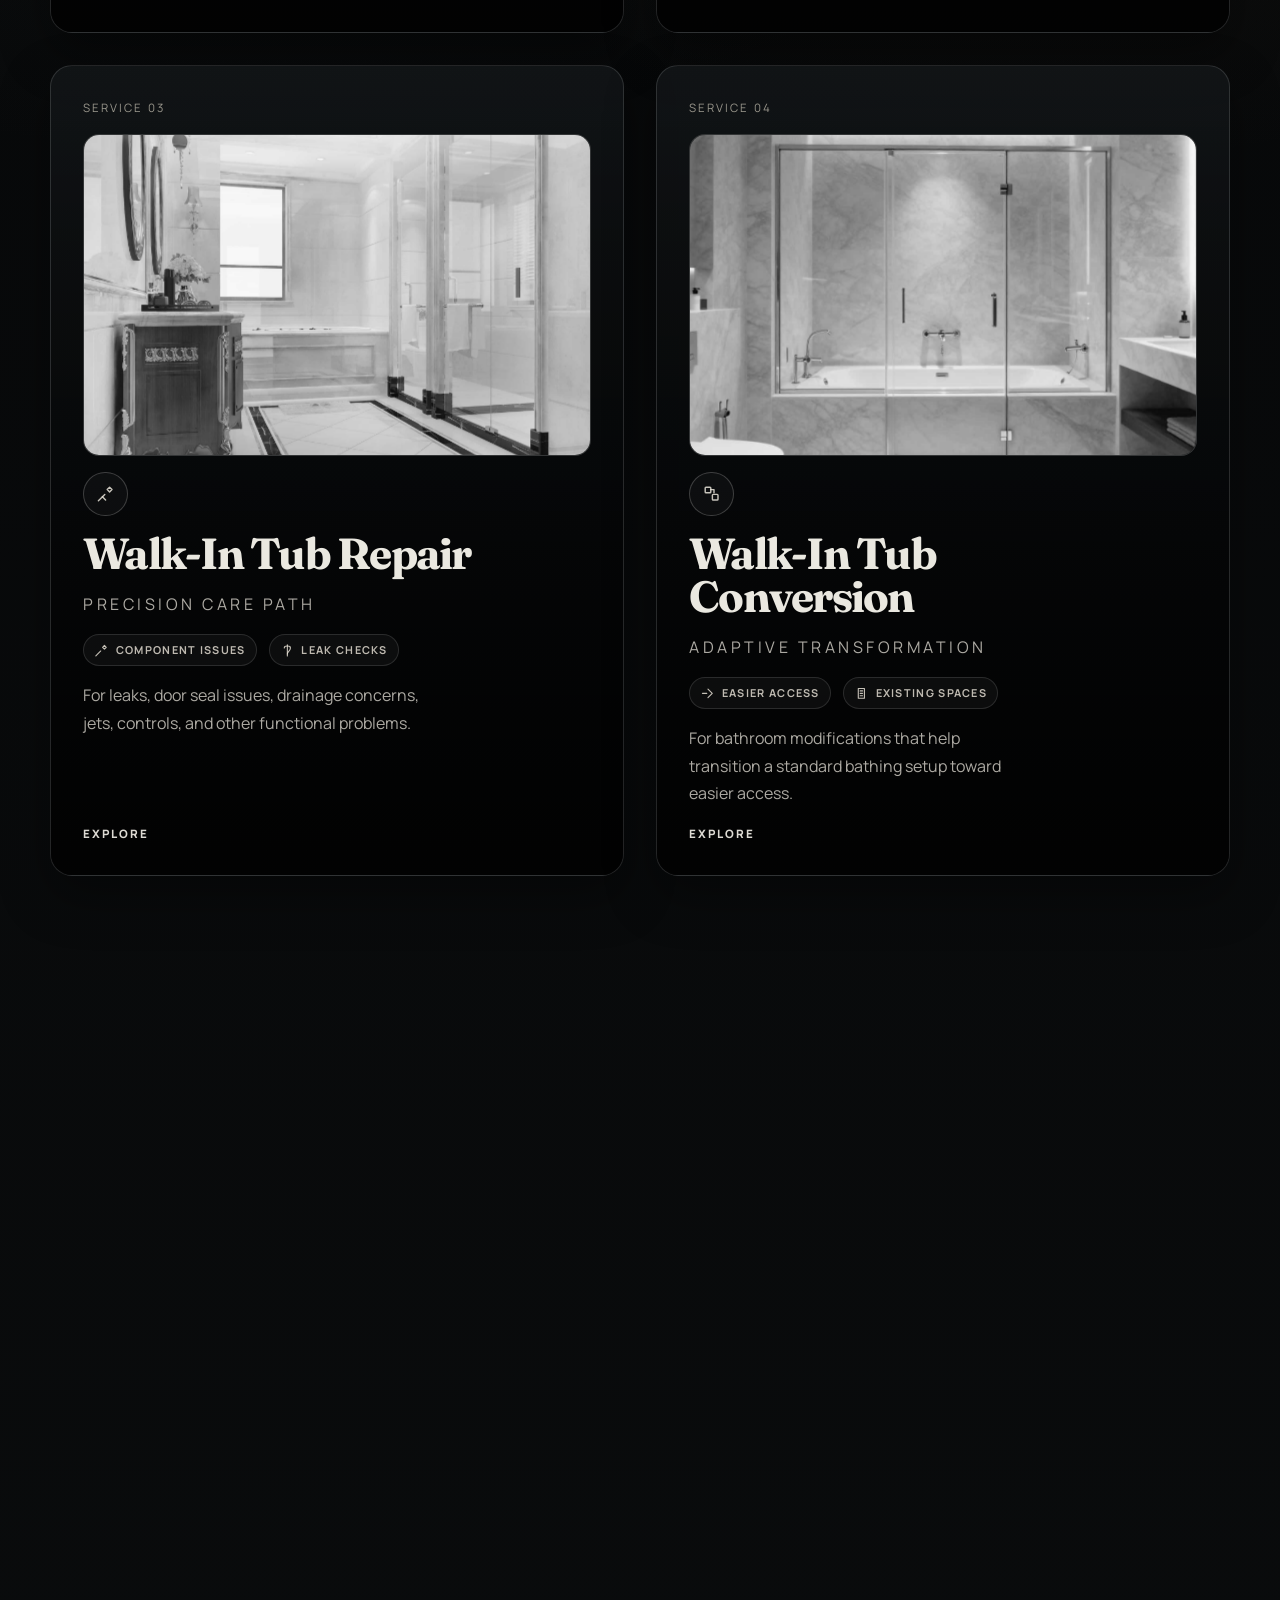
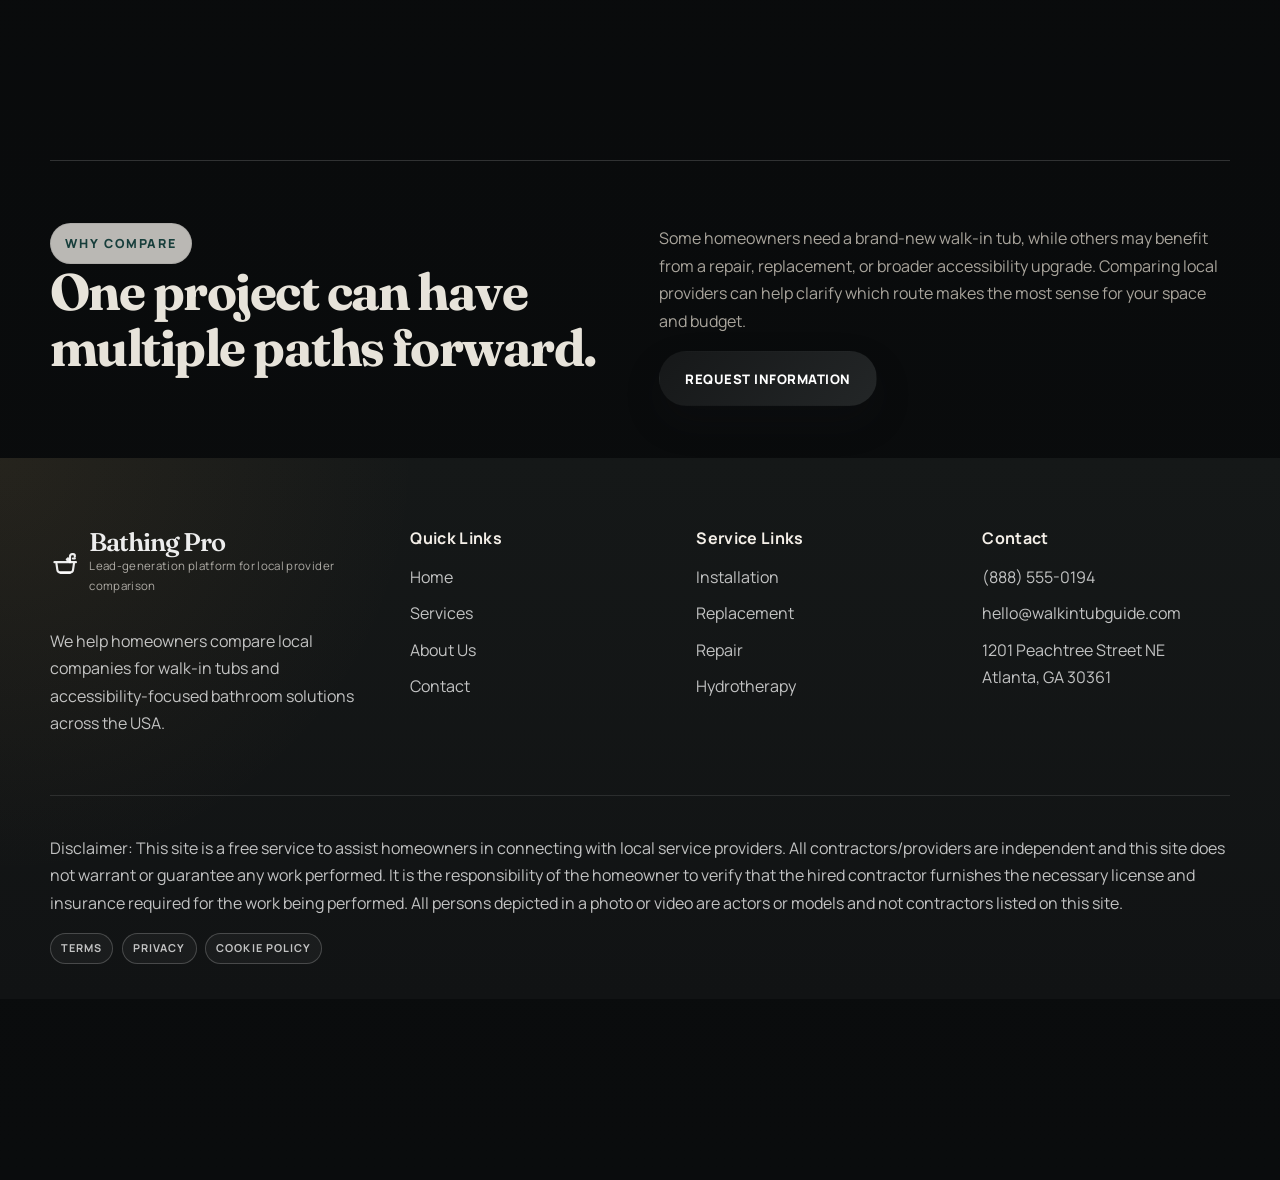
<file: services.html>
<!DOCTYPE html>
<html lang="en">
<head>
  <meta charset="UTF-8">
  <meta name="viewport" content="width=device-width, initial-scale=1.0">
  <title>Services | Bathing Pro</title>
  <meta name="description" content="Explore walk-in tub installation, replacement, repair, hydrotherapy, and accessibility upgrade categories with Bathing Pro.">
  <link rel="icon" type="image/svg+xml" href="assets/images/favicon.svg">
  <link rel="preconnect" href="https://fonts.googleapis.com">
  <link rel="preconnect" href="https://fonts.gstatic.com" crossorigin>
  <link href="https://fonts.googleapis.com/css2?family=Manrope:wght@400;500;600;700;800&family=Fraunces:opsz,wght@9..144,600;9..144,700&display=swap" rel="stylesheet">
  <link rel="stylesheet" href="assets/css/style.css">
  <link rel="stylesheet" href="assets/css/services.css">
</head>
<body data-page="services">
<header class="site-header">
  <div class="container header-shell">
    <a class="brand" href="index.html" aria-label="Bathing Pro home">
      <span class="brand-mark">WT</span>
      <span class="brand-text">
        <strong>Bathing Pro</strong>
        <small>Compare local providers with confidence</small>
      </span>
    </a>

    <nav class="site-nav" id="site-nav" aria-label="Primary navigation">
      <a href="index.html" class="is-active">Home</a>
      <a href="services.html">Services</a>
      <a href="about.html">About</a>
      <a href="contact.html">Contact</a>
    </nav>

    <div class="header-actions">
      <a class="header-phone mobile-phone" href="tel:+18885550194" aria-label="Call now">
        <span aria-hidden="true">☎</span>
      </a>

      <a class="header-phone desktop-phone" href="tel:+18885550194">
        <span aria-hidden="true">☎</span>
        <span>Call Now (888) 555-0194</span>
      </a>

      <button class="nav-toggle" type="button" aria-expanded="false" aria-controls="mobile-menu-panel"
        aria-label="Open menu">
        <span class="nav-icon nav-icon-open" aria-hidden="true">
          <svg viewBox="0 0 24 24" role="img" focusable="false">
            <path d="M4 7h16M4 12h16M4 17h16" />
          </svg>
        </span>
        <span class="nav-icon nav-icon-close" aria-hidden="true">
          <svg viewBox="0 0 24 24" role="img" focusable="false">
            <path d="M6 6l12 12M18 6l-12 12" />
          </svg>
        </span>
      </button>
    </div>
  </div>
</header>

<aside class="mobile-menu-panel" id="mobile-menu-panel" aria-hidden="true" aria-label="Mobile navigation">
  <div class="mobile-menu-shell">
    <div class="mobile-menu-topbar">
      <a class="mobile-menu-brand" href="index.html">Bathing Pro</a>

      <button type="button" class="mobile-menu-close" aria-label="Close menu">
        <svg viewBox="0 0 24 24" role="img" focusable="false" aria-hidden="true">
          <path d="M6 6l12 12M18 6l-12 12" />
        </svg>
      </button>
    </div>

    <nav class="mobile-menu-nav" aria-label="Mobile primary navigation">
      <a href="index.html">Home</a>

      <div class="mobile-menu-accordion-item">
        <button type="button" class="mobile-menu-accordion-toggle" aria-expanded="false"
          aria-controls="mobile-services-submenu">
          <span>Services</span>
          <svg viewBox="0 0 24 24" role="img" focusable="false" aria-hidden="true">
            <path d="M7 10l5 5 5-5" />
          </svg>
        </button>

        <div class="mobile-menu-accordion-panel" id="mobile-services-submenu" aria-hidden="true">
          <a href="services/walk-in-tub-installation.html">Walk-In Tub Installation</a>
          <a href="services/walk-in-tub-replacement.html">Walk-In Tub Replacement</a>
          <a href="services/walk-in-tub-repair.html">Walk-In Tub Repair</a>
          <a href="services/bathtub-safety-modifications.html">Bath Safety Upgrades</a>
          <a href="services/walk-in-tub-repair.html">Walk-In Tub Maintenance</a>
          <a href="contact.html">Walk-In Tub Consultation</a>
        </div>
      </div>

      <a href="about.html">About</a>
      <a href="contact.html">Contact</a>
    </nav>

    <div class="mobile-menu-contact">
      <p>Contact</p>
      <a href="tel:+18885550194">(888) 555-0194</a>
      <a href="mailto:hello@walkintubguide.com">hello@walkintubguide.com</a>
      <span>1201 Peachtree Street NE, Atlanta, GA 30361</span>
    </div>
  </div>
</aside>

  <main>
    <section class="page-hero services-hero">
      <div class="container">
        <span class="eyebrow">Bathing Pro / Services</span>
        <h1>Curated walk-in tub categories for premium provider comparison.</h1>
        <p>Review six core service paths, compare local companies, and request information when you are ready. We do not directly perform installation, repair, or replacement.</p>
      </div>
    </section>

    <section class="section services-catalog elite-catalog">
      <div class="container">
        <div class="service-grid">
          <article class="service-card" data-href="services/walk-in-tub-installation.html" tabindex="0" role="link" aria-label="Open Walk-In Tub Installation page">
            <span class="service-card-index">Service 01</span>
            <figure class="service-category-media">
              <img src="assets/images/services/service-card-1.jpg" alt="Premium walk-in tub installation concept with refined accessible bathroom details.">
            </figure>
            <div class="service-card-top">
              <span class="service-icon" aria-hidden="true">
                <svg viewBox="0 0 24 24" role="img" focusable="false">
                  <path d="M6 19V9l6-4 6 4v10" />
                  <path d="M9 19v-5h6v5" />
                </svg>
              </span>
            </div>
            <h2>Walk-In Tub Installation</h2>
            <p class="service-kicker">new project excellence</p>
            <div class="service-card-meta" aria-label="Installation service highlights">
              <span><svg viewBox="0 0 24 24" aria-hidden="true"><path d="M12 4v16" /><path d="M5 11l7-7 7 7" /></svg> New layouts</span>
              <span><svg viewBox="0 0 24 24" aria-hidden="true"><path d="M12 21c4-2 7-5 7-10V5l-7-2-7 2v6c0 5 3 8 7 10z" /></svg> Safety-first</span>
            </div>
            <p>For homeowners planning a new walk-in tub project and exploring local installation-focused providers.</p>
            <a class="btn btn-secondary" href="services/walk-in-tub-installation.html">Explore</a>
          </article>
          <article class="service-card" data-href="services/walk-in-tub-replacement.html" tabindex="0" role="link" aria-label="Open Walk-In Tub Replacement page">
            <span class="service-card-index">Service 02</span>
            <figure class="service-category-media">
              <img src="assets/images/services/service-card-2.jpg" alt="Walk-in tub replacement inspiration with upgraded finishes and modern accessibility styling.">
            </figure>
            <div class="service-card-top">
              <span class="service-icon" aria-hidden="true">
                <svg viewBox="0 0 24 24" role="img" focusable="false">
                  <path d="M4 8h10" />
                  <path d="M10 4l4 4-4 4" />
                  <path d="M20 16H10" />
                  <path d="M14 12l-4 4 4 4" />
                </svg>
              </span>
            </div>
            <h2>Walk-In Tub Replacement</h2>
            <p class="service-kicker">modern evolution</p>
            <div class="service-card-meta" aria-label="Replacement service highlights">
              <span><svg viewBox="0 0 24 24" aria-hidden="true"><path d="M4 12h16" /><path d="M14 6l6 6-6 6" /></svg> Updated models</span>
              <span><svg viewBox="0 0 24 24" aria-hidden="true"><path d="M6 6h12v12H6z" /><path d="M9 9h6v6H9z" /></svg> Better fit</span>
            </div>
            <p>For replacing older tubs, outdated units, or systems that no longer fit comfort or accessibility needs.</p>
            <a class="btn btn-secondary" href="services/walk-in-tub-replacement.html">Explore</a>
          </article>
          <article class="service-card" data-href="services/walk-in-tub-repair.html" tabindex="0" role="link" aria-label="Open Walk-In Tub Repair page">
            <span class="service-card-index">Service 03</span>
            <figure class="service-category-media">
              <img src="assets/images/services/service-card-3.jpg" alt="Walk-in tub repair context highlighting controls, fixtures, and service-focused components.">
            </figure>
            <div class="service-card-top">
              <span class="service-icon" aria-hidden="true">
                <svg viewBox="0 0 24 24" role="img" focusable="false">
                  <path d="M14 7l3-3 3 3-3 3-3-3z" />
                  <path d="M3 21l8-8" />
                  <path d="M8 16l4 4" />
                </svg>
              </span>
            </div>
            <h2>Walk-In Tub Repair</h2>
            <p class="service-kicker">precision care path</p>
            <div class="service-card-meta" aria-label="Repair service highlights">
              <span><svg viewBox="0 0 24 24" aria-hidden="true"><path d="M14 7l3-3 3 3-3 3-3-3z" /><path d="M3 21l8-8" /></svg> Component issues</span>
              <span><svg viewBox="0 0 24 24" aria-hidden="true"><path d="M12 3v18" /><path d="M7 8c0-2 2-3 5-3s5 1 5 3c0 5-5 6-5 10" /></svg> Leak checks</span>
            </div>
            <p>For leaks, door seal issues, drainage concerns, jets, controls, and other functional problems.</p>
            <a class="btn btn-secondary" href="services/walk-in-tub-repair.html">Explore</a>
          </article>
          <article class="service-card" data-href="services/walk-in-tub-conversion.html" tabindex="0" role="link" aria-label="Open Walk-In Tub Conversion page">
            <span class="service-card-index">Service 04</span>
            <figure class="service-category-media">
              <img src="assets/images/services/service-card-4.jpg" alt="Walk-in tub conversion and adaptation concept with easier access in an existing bathroom.">
            </figure>
            <div class="service-card-top">
              <span class="service-icon" aria-hidden="true">
                <svg viewBox="0 0 24 24" role="img" focusable="false">
                  <rect x="4" y="4" width="7" height="7" rx="1" />
                  <rect x="13" y="13" width="7" height="7" rx="1" />
                  <path d="M11 7h4M15 7v4" />
                </svg>
              </span>
            </div>
            <h2>Walk-In Tub Conversion</h2>
            <p class="service-kicker">adaptive transformation</p>
            <div class="service-card-meta" aria-label="Conversion service highlights">
              <span><svg viewBox="0 0 24 24" aria-hidden="true"><path d="M4 12h7" /><path d="M13 5l7 7-7 7" /></svg> Easier access</span>
              <span><svg viewBox="0 0 24 24" aria-hidden="true"><path d="M7 4h10v16H7z" /><path d="M10 8h4M10 12h4M10 16h4" /></svg> Existing spaces</span>
            </div>
            <p>For bathroom modifications that help transition a standard bathing setup toward easier access.</p>
            <a class="btn btn-secondary" href="services/walk-in-tub-conversion.html">Explore</a>
          </article>
          <article class="service-card" data-href="services/hydrotherapy-walk-in-tubs.html" tabindex="0" role="link" aria-label="Open Hydrotherapy Walk-In Tubs page">
            <span class="service-card-index">Service 05</span>
            <figure class="service-category-media">
              <img src="assets/images/services/service-card-5.jpg" alt="Hydrotherapy walk-in tub atmosphere with comfort-forward premium bathing features.">
            </figure>
            <div class="service-card-top">
              <span class="service-icon" aria-hidden="true">
                <svg viewBox="0 0 24 24" role="img" focusable="false">
                  <path d="M5 14c2 0 2-4 4-4s2 4 4 4 2-4 4-4 2 4 4 4" />
                  <path d="M5 18c2 0 2-3 4-3s2 3 4 3 2-3 4-3 2 3 4 3" />
                </svg>
              </span>
            </div>
            <h2>Hydrotherapy Walk-In Tubs</h2>
            <p class="service-kicker">comfort-led selection</p>
            <div class="service-card-meta" aria-label="Hydrotherapy service highlights">
              <span><svg viewBox="0 0 24 24" aria-hidden="true"><path d="M5 14c2 0 2-4 4-4s2 4 4 4 2-4 4-4 2 4 4 4" /></svg> Jet features</span>
              <span><svg viewBox="0 0 24 24" aria-hidden="true"><circle cx="12" cy="12" r="8" /><path d="M12 8v4l3 2" /></svg> Daily comfort</span>
            </div>
            <p>For homeowners comparing comfort-focused and wellness-oriented bathing features.</p>
            <a class="btn btn-secondary" href="services/hydrotherapy-walk-in-tubs.html">Explore</a>
          </article>
          <article class="service-card" data-href="services/accessible-bathroom-upgrades.html" tabindex="0" role="link" aria-label="Open Accessible Bathroom Upgrades page">
            <span class="service-card-index">Service 06</span>
            <figure class="service-category-media">
              <img src="assets/images/services/service-card-6.jpg" alt="Accessible bathroom upgrades concept with safety-first planning and premium finishes.">
            </figure>
            <div class="service-card-top">
              <span class="service-icon" aria-hidden="true">
                <svg viewBox="0 0 24 24" role="img" focusable="false">
                  <path d="M12 3l8 4v5c0 5-3.5 8-8 9-4.5-1-8-4-8-9V7l8-4z" />
                  <path d="M9 12l2 2 4-4" />
                </svg>
              </span>
            </div>
            <h2>Accessible Bathroom Upgrades</h2>
            <p class="service-kicker">confidence by design</p>
            <div class="service-card-meta" aria-label="Accessible upgrade highlights">
              <span><svg viewBox="0 0 24 24" aria-hidden="true"><path d="M12 3l8 4v5c0 5-3.5 8-8 9-4.5-1-8-4-8-9V7l8-4z" /></svg> Whole-room planning</span>
              <span><svg viewBox="0 0 24 24" aria-hidden="true"><path d="M12 4v16" /><path d="M5 12h14" /></svg> Safer movement</span>
            </div>
            <p>For broader safety and accessibility improvements beyond the tub itself.</p>
            <a class="btn btn-secondary" href="services/accessible-bathroom-upgrades.html">Explore</a>
          </article>
        </div>
      </div>
    </section>

    <section class="section compare-band">
      <div class="container split-panel">
        <div>
          <span class="eyebrow">Why compare</span>
          <h2>One project can have multiple paths forward.</h2>
        </div>
        <div>
          <p>Some homeowners need a brand-new walk-in tub, while others may benefit from a repair, replacement, or broader accessibility upgrade. Comparing local providers can help clarify which route makes the most sense for your space and budget.</p>
          <a class="btn btn-primary" href="contact.html">Request Information</a>
        </div>
      </div>
    </section>
  </main>

  <footer class="site-footer">
    <div class="container footer-grid">
      <div>
        <a class="brand footer-brand" href="index.html">
          <span class="brand-mark">WT</span>
          <span class="brand-text">
            <strong>Bathing Pro</strong>
            <small>Lead-generation platform for local provider comparison</small>
          </span>
        </a>
        <p>We help homeowners compare local companies for walk-in tubs and accessibility-focused bathroom solutions across the USA.</p>
      </div>
      <div>
        <h3>Quick Links</h3>
        <ul>
          <li><a href="index.html">Home</a></li>
          <li><a href="services.html">Services</a></li>
          <li><a href="about.html">About Us</a></li>
          <li><a href="contact.html">Contact</a></li>
        </ul>
      </div>
      <div>
        <h3>Service Links</h3>
        <ul>
          <li><a href="services/walk-in-tub-installation.html">Installation</a></li>
          <li><a href="services/walk-in-tub-replacement.html">Replacement</a></li>
          <li><a href="services/walk-in-tub-repair.html">Repair</a></li>
          <li><a href="services/hydrotherapy-walk-in-tubs.html">Hydrotherapy</a></li>
        </ul>
      </div>
      <div>
        <h3>Contact</h3>
        <ul>
          <li><a href="tel:+18885550194">(888) 555-0194</a></li>
          <li><a href="mailto:hello@walkintubguide.com">hello@walkintubguide.com</a></li>
          <li>1201 Peachtree Street NE<br>Atlanta, GA 30361</li>
        </ul>
      </div>
    </div>
    <div class="container footer-legal">
      <p>Disclaimer: This site is a free service to assist homeowners in connecting with local service providers. All contractors/providers are independent and this site does not warrant or guarantee any work performed. It is the responsibility of the homeowner to verify that the hired contractor furnishes the necessary license and insurance required for the work being performed. All persons depicted in a photo or video are actors or models and not contractors listed on this site.</p>
    </div>
  </footer>

  <script src="assets/js/main.js" defer></script>
  <script src="assets/js/services.js" defer></script>
</body>
</html>
</file>
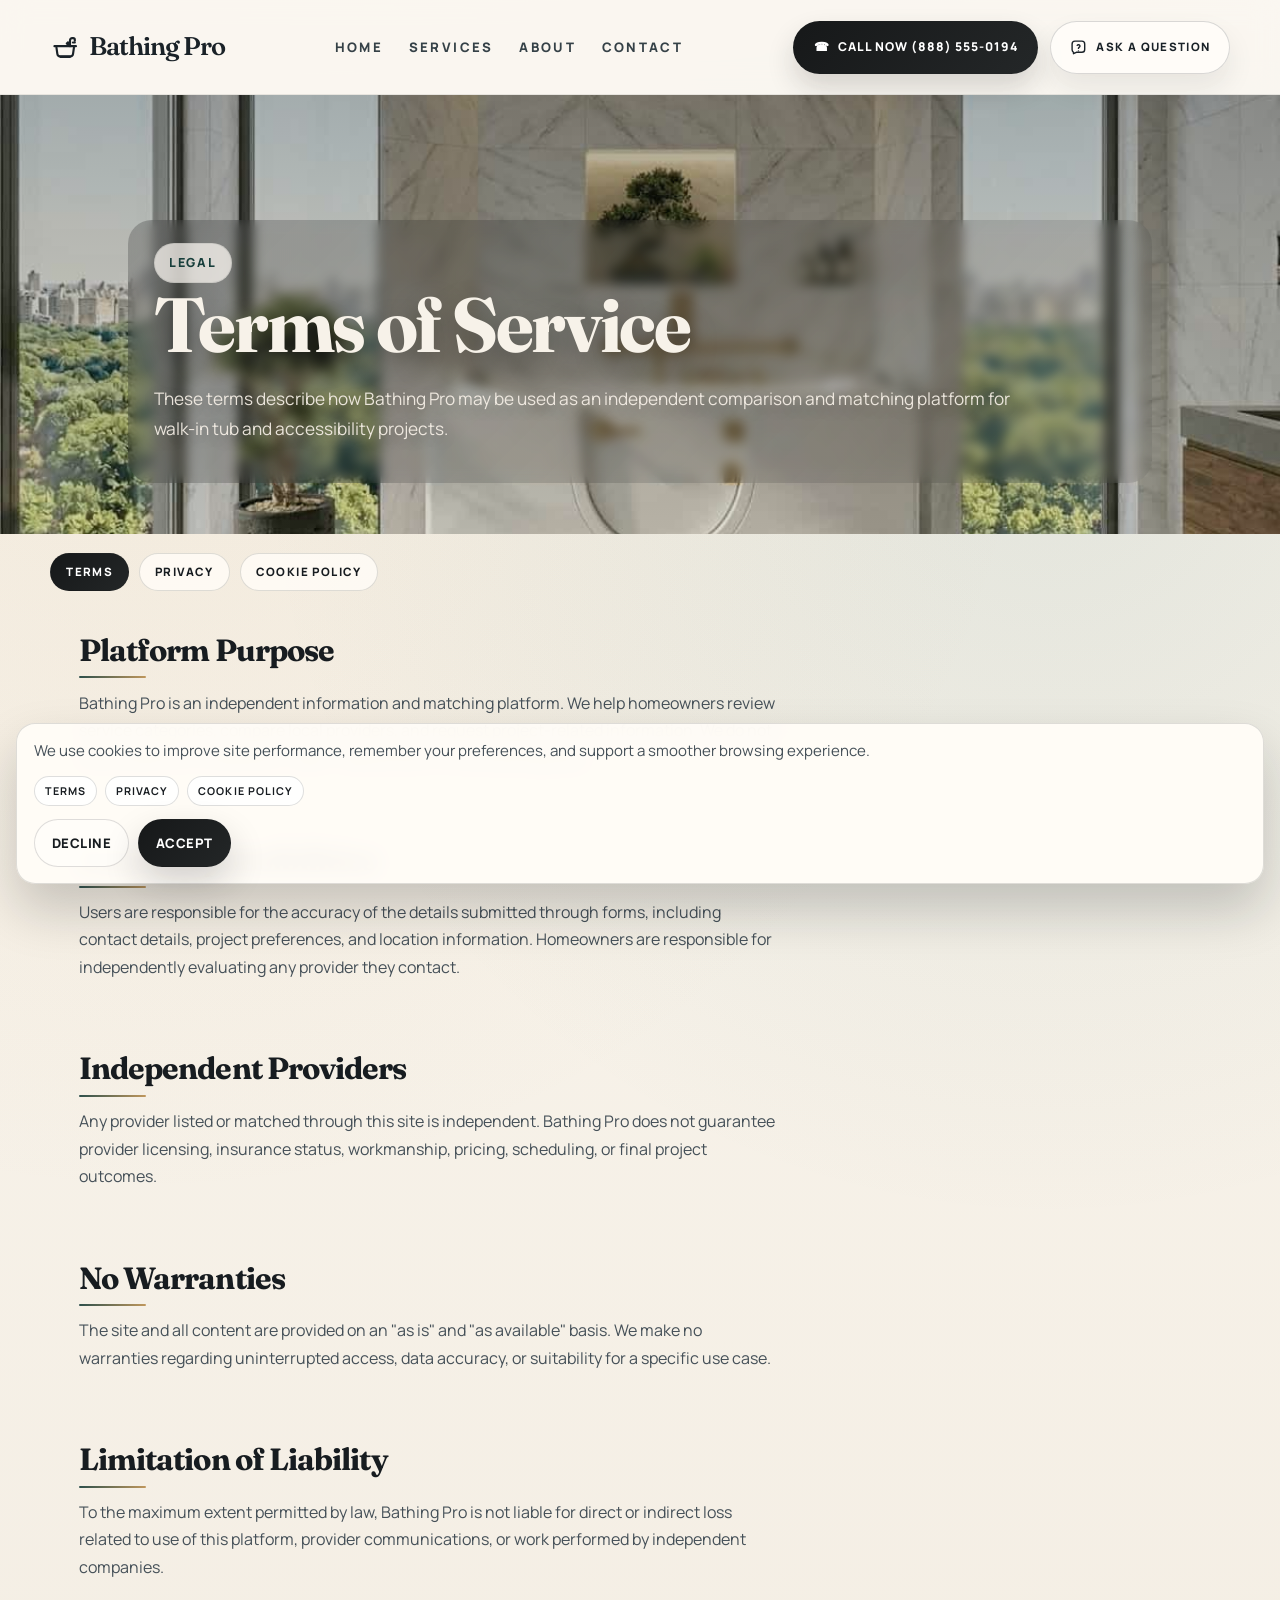
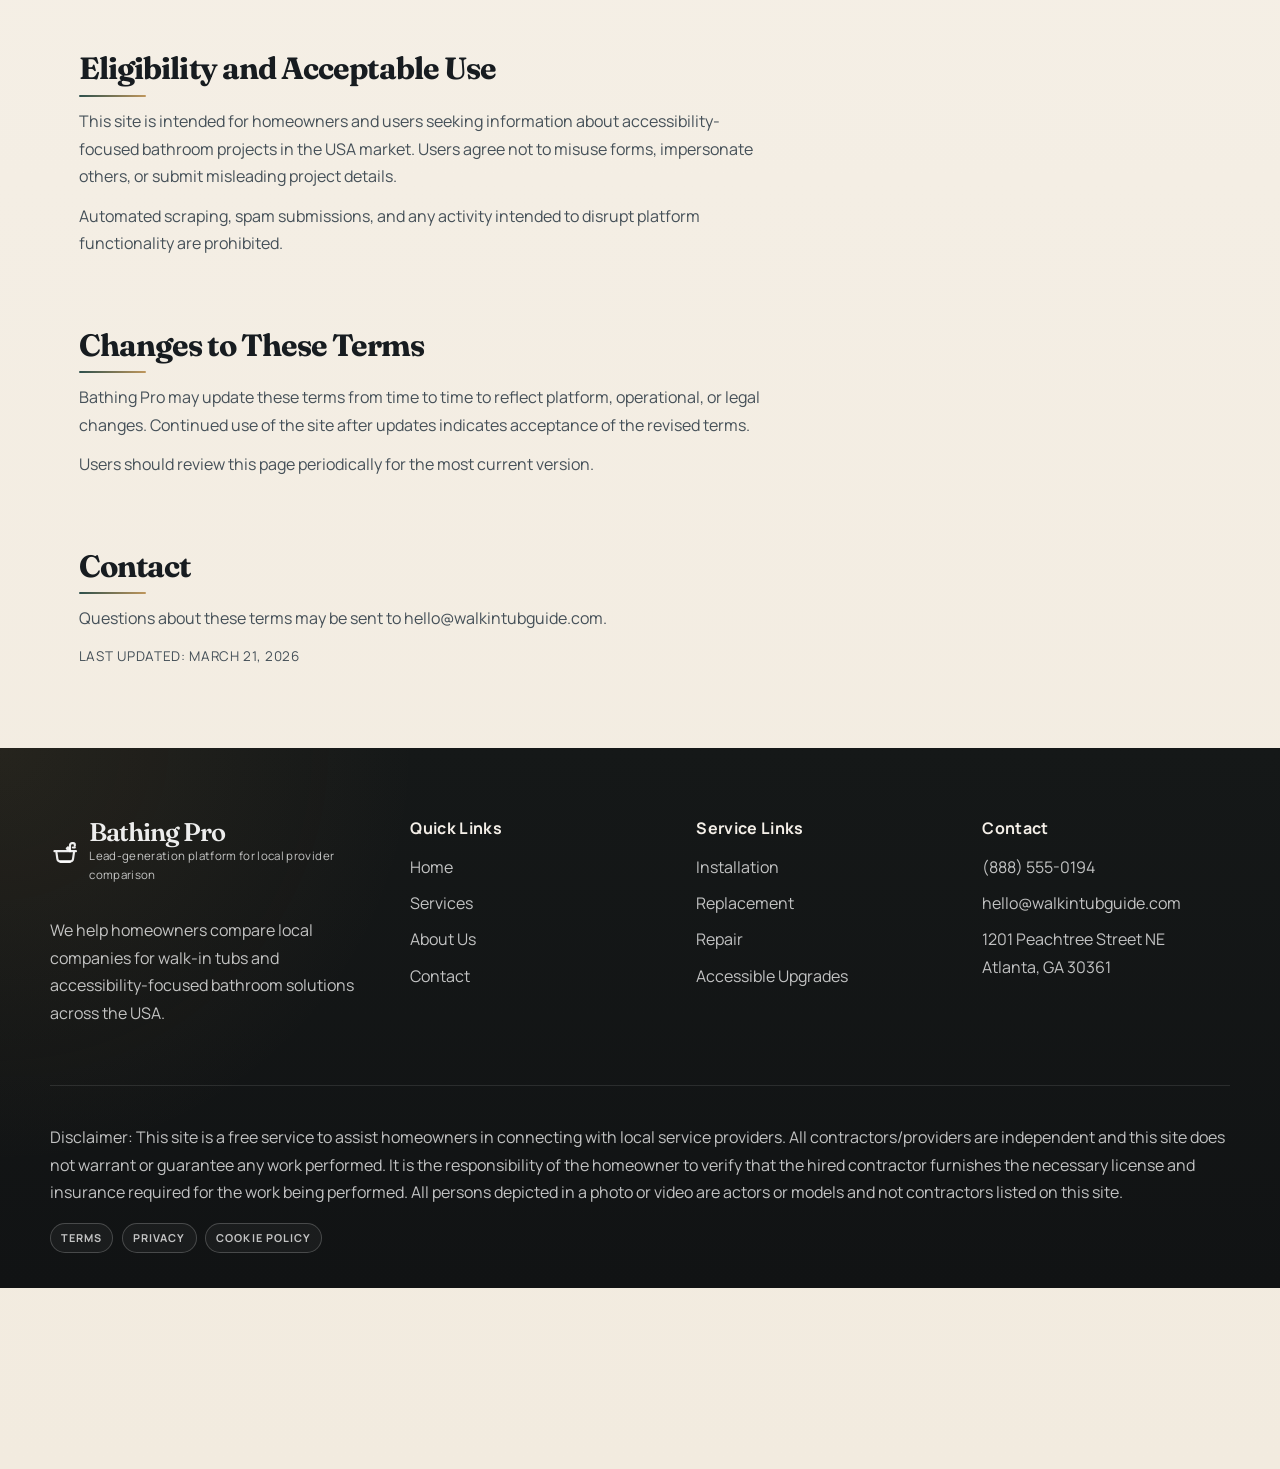
<file: terms-of-service.html>
<!DOCTYPE html>
<html lang="en">
<head>
  <meta charset="UTF-8">
  <meta name="viewport" content="width=device-width, initial-scale=1.0">
  <title>Terms of Service | Bathing Pro</title>
  <meta name="description" content="Review the Terms of Service for using Bathing Pro, an independent platform that helps homeowners compare local walk-in tub and accessibility providers.">
  <link rel="icon" type="image/svg+xml" href="assets/images/favicon.svg">
  <link rel="preconnect" href="https://fonts.googleapis.com">
  <link rel="preconnect" href="https://fonts.gstatic.com" crossorigin>
  <link href="https://fonts.googleapis.com/css2?family=Manrope:wght@400;500;600;700;800&family=Fraunces:opsz,wght@9..144,600;9..144,700&display=swap" rel="stylesheet">
  <link rel="stylesheet" href="assets/css/style.css">
  <link rel="stylesheet" href="assets/css/legal.css">
</head>
<body data-page="legal">
<header class="site-header">
  <div class="container header-shell">
    <a class="brand" href="index.html" aria-label="Bathing Pro home">
      <span class="brand-mark">WT</span>
      <span class="brand-text">
        <strong>Bathing Pro</strong>
        <small>Compare local providers with confidence</small>
      </span>
    </a>

    <nav class="site-nav" id="site-nav" aria-label="Primary navigation">
      <a href="index.html" class="is-active">Home</a>
      <a href="services.html">Services</a>
      <a href="about.html">About</a>
      <a href="contact.html">Contact</a>
    </nav>

    <div class="header-actions">
      <a class="header-phone mobile-phone" href="tel:+18885550194" aria-label="Call now">
        <span aria-hidden="true">☎</span>
      </a>

      <a class="header-phone desktop-phone" href="tel:+18885550194">
        <span aria-hidden="true">☎</span>
        <span>Call Now (888) 555-0194</span>
      </a>

      <button class="nav-toggle" type="button" aria-expanded="false" aria-controls="mobile-menu-panel"
        aria-label="Open menu">
        <span class="nav-icon nav-icon-open" aria-hidden="true">
          <svg viewBox="0 0 24 24" role="img" focusable="false">
            <path d="M4 7h16M4 12h16M4 17h16" />
          </svg>
        </span>
        <span class="nav-icon nav-icon-close" aria-hidden="true">
          <svg viewBox="0 0 24 24" role="img" focusable="false">
            <path d="M6 6l12 12M18 6l-12 12" />
          </svg>
        </span>
      </button>
    </div>
  </div>
</header>

<aside class="mobile-menu-panel" id="mobile-menu-panel" aria-hidden="true" aria-label="Mobile navigation">
  <div class="mobile-menu-shell">
    <div class="mobile-menu-topbar">
      <a class="mobile-menu-brand" href="index.html">Bathing Pro</a>

      <button type="button" class="mobile-menu-close" aria-label="Close menu">
        <svg viewBox="0 0 24 24" role="img" focusable="false" aria-hidden="true">
          <path d="M6 6l12 12M18 6l-12 12" />
        </svg>
      </button>
    </div>

    <nav class="mobile-menu-nav" aria-label="Mobile primary navigation">
      <a href="index.html">Home</a>

      <div class="mobile-menu-accordion-item">
        <button type="button" class="mobile-menu-accordion-toggle" aria-expanded="false"
          aria-controls="mobile-services-submenu">
          <span>Services</span>
          <svg viewBox="0 0 24 24" role="img" focusable="false" aria-hidden="true">
            <path d="M7 10l5 5 5-5" />
          </svg>
        </button>

        <div class="mobile-menu-accordion-panel" id="mobile-services-submenu" aria-hidden="true">
          <a href="services/walk-in-tub-installation.html">Walk-In Tub Installation</a>
          <a href="services/walk-in-tub-replacement.html">Walk-In Tub Replacement</a>
          <a href="services/walk-in-tub-repair.html">Walk-In Tub Repair</a>
          <a href="services/bathtub-safety-modifications.html">Bath Safety Upgrades</a>
          <a href="services/walk-in-tub-repair.html">Walk-In Tub Maintenance</a>
          <a href="contact.html">Walk-In Tub Consultation</a>
        </div>
      </div>

      <a href="about.html">About</a>
      <a href="contact.html">Contact</a>
    </nav>

    <div class="mobile-menu-contact">
      <p>Contact</p>
      <a href="tel:+18885550194">(888) 555-0194</a>
      <a href="mailto:hello@walkintubguide.com">hello@walkintubguide.com</a>
      <span>1201 Peachtree Street NE, Atlanta, GA 30361</span>
    </div>
  </div>
</aside>

  <main>
    <section class="page-hero legal-hero">
      <div class="container">
        <span class="eyebrow">Legal</span>
        <h1>Terms of Service</h1>
        <p>These terms describe how Bathing Pro may be used as an independent comparison and matching platform for walk-in tub and accessibility projects.</p>
      </div>
    </section>

    <section class="section legal-section">
      <div class="container legal-shell">
        <nav class="legal-nav" aria-label="Legal pages">
          <a class="is-active" href="terms-of-service.html">Terms</a>
          <a href="privacy-policy.html">Privacy</a>
          <a href="cookie-policy.html">Cookie Policy</a>
        </nav>

        <article class="legal-card">
          <h2>Platform Purpose</h2>
          <p>Bathing Pro is an independent information and matching platform. We help homeowners review service categories, compare local providers, and request project-related information. We do not directly perform installation, repair, replacement, or contracting work.</p>
        </article>

        <article class="legal-card">
          <h2>User Responsibilities</h2>
          <p>Users are responsible for the accuracy of the details submitted through forms, including contact details, project preferences, and location information. Homeowners are responsible for independently evaluating any provider they contact.</p>
        </article>

        <article class="legal-card">
          <h2>Independent Providers</h2>
          <p>Any provider listed or matched through this site is independent. Bathing Pro does not guarantee provider licensing, insurance status, workmanship, pricing, scheduling, or final project outcomes.</p>
        </article>

        <article class="legal-card">
          <h2>No Warranties</h2>
          <p>The site and all content are provided on an "as is" and "as available" basis. We make no warranties regarding uninterrupted access, data accuracy, or suitability for a specific use case.</p>
        </article>

        <article class="legal-card">
          <h2>Limitation of Liability</h2>
          <p>To the maximum extent permitted by law, Bathing Pro is not liable for direct or indirect loss related to use of this platform, provider communications, or work performed by independent companies.</p>
        </article>

        <article class="legal-card">
          <h2>Eligibility and Acceptable Use</h2>
          <p>This site is intended for homeowners and users seeking information about accessibility-focused bathroom projects in the USA market. Users agree not to misuse forms, impersonate others, or submit misleading project details.</p>
          <p>Automated scraping, spam submissions, and any activity intended to disrupt platform functionality are prohibited.</p>
        </article>

        <article class="legal-card">
          <h2>Changes to These Terms</h2>
          <p>Bathing Pro may update these terms from time to time to reflect platform, operational, or legal changes. Continued use of the site after updates indicates acceptance of the revised terms.</p>
          <p>Users should review this page periodically for the most current version.</p>
        </article>

        <article class="legal-card">
          <h2>Contact</h2>
          <p>Questions about these terms may be sent to <a href="mailto:hello@walkintubguide.com">hello@walkintubguide.com</a>.</p>
          <p class="legal-updated">Last updated: March 21, 2026</p>
        </article>
      </div>
    </section>
  </main>

  <footer class="site-footer">
    <div class="container footer-grid">
      <div>
        <a class="brand footer-brand" href="index.html">
          <span class="brand-mark">WT</span>
          <span class="brand-text">
            <strong>Bathing Pro</strong>
            <small>Lead-generation platform for local provider comparison</small>
          </span>
        </a>
        <p>We help homeowners compare local companies for walk-in tubs and accessibility-focused bathroom solutions across the USA.</p>
      </div>
      <div>
        <h3>Quick Links</h3>
        <ul>
          <li><a href="index.html">Home</a></li>
          <li><a href="services.html">Services</a></li>
          <li><a href="about.html">About Us</a></li>
          <li><a href="contact.html">Contact</a></li>
        </ul>
      </div>
      <div>
        <h3>Service Links</h3>
        <ul>
          <li><a href="services/walk-in-tub-installation.html">Installation</a></li>
          <li><a href="services/walk-in-tub-replacement.html">Replacement</a></li>
          <li><a href="services/walk-in-tub-repair.html">Repair</a></li>
          <li><a href="services/accessible-bathroom-upgrades.html">Accessible Upgrades</a></li>
        </ul>
      </div>
      <div>
        <h3>Contact</h3>
        <ul>
          <li><a href="tel:+18885550194">(888) 555-0194</a></li>
          <li><a href="mailto:hello@walkintubguide.com">hello@walkintubguide.com</a></li>
          <li>1201 Peachtree Street NE<br>Atlanta, GA 30361</li>
        </ul>
      </div>
    </div>
    <div class="container footer-legal">
      <p>Disclaimer: This site is a free service to assist homeowners in connecting with local service providers. All contractors/providers are independent and this site does not warrant or guarantee any work performed. It is the responsibility of the homeowner to verify that the hired contractor furnishes the necessary license and insurance required for the work being performed. All persons depicted in a photo or video are actors or models and not contractors listed on this site.</p>
    </div>
  </footer>

  <script src="assets/js/main.js" defer></script>
</body>
</html>
</file>
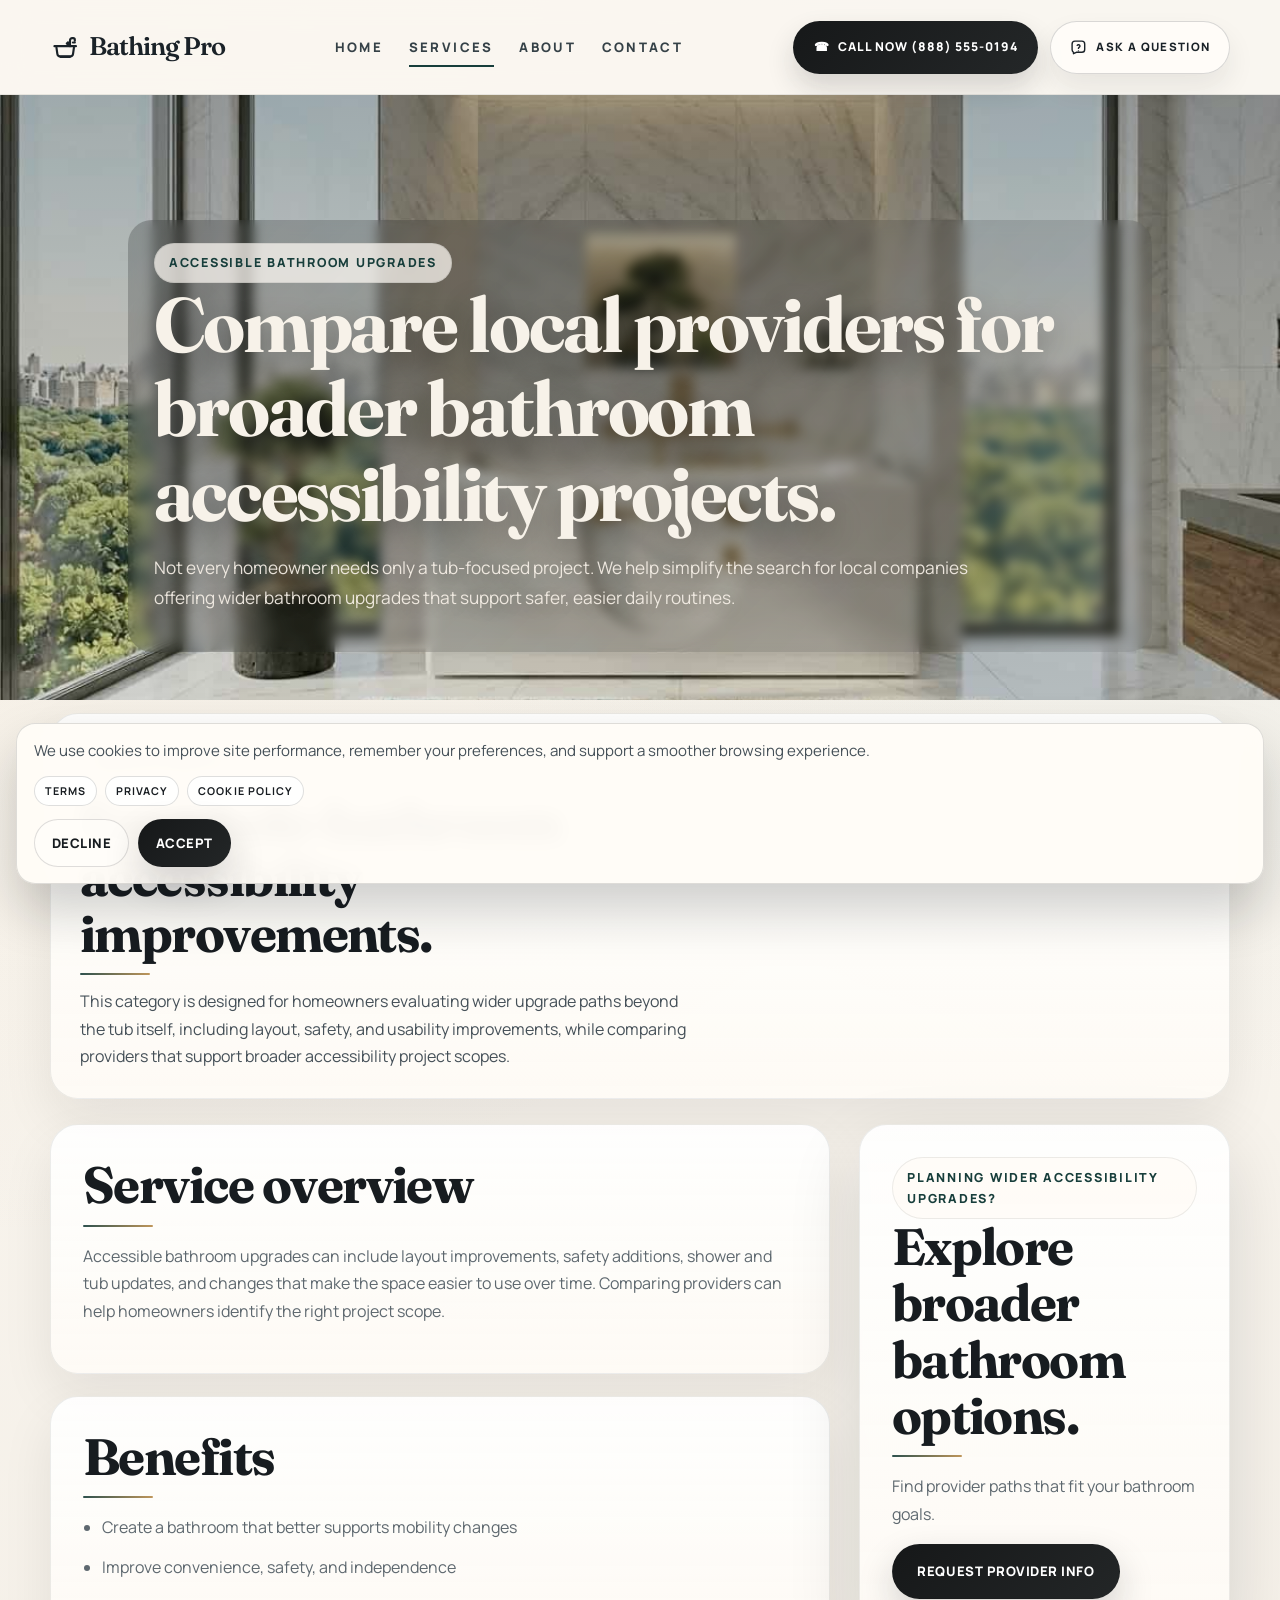
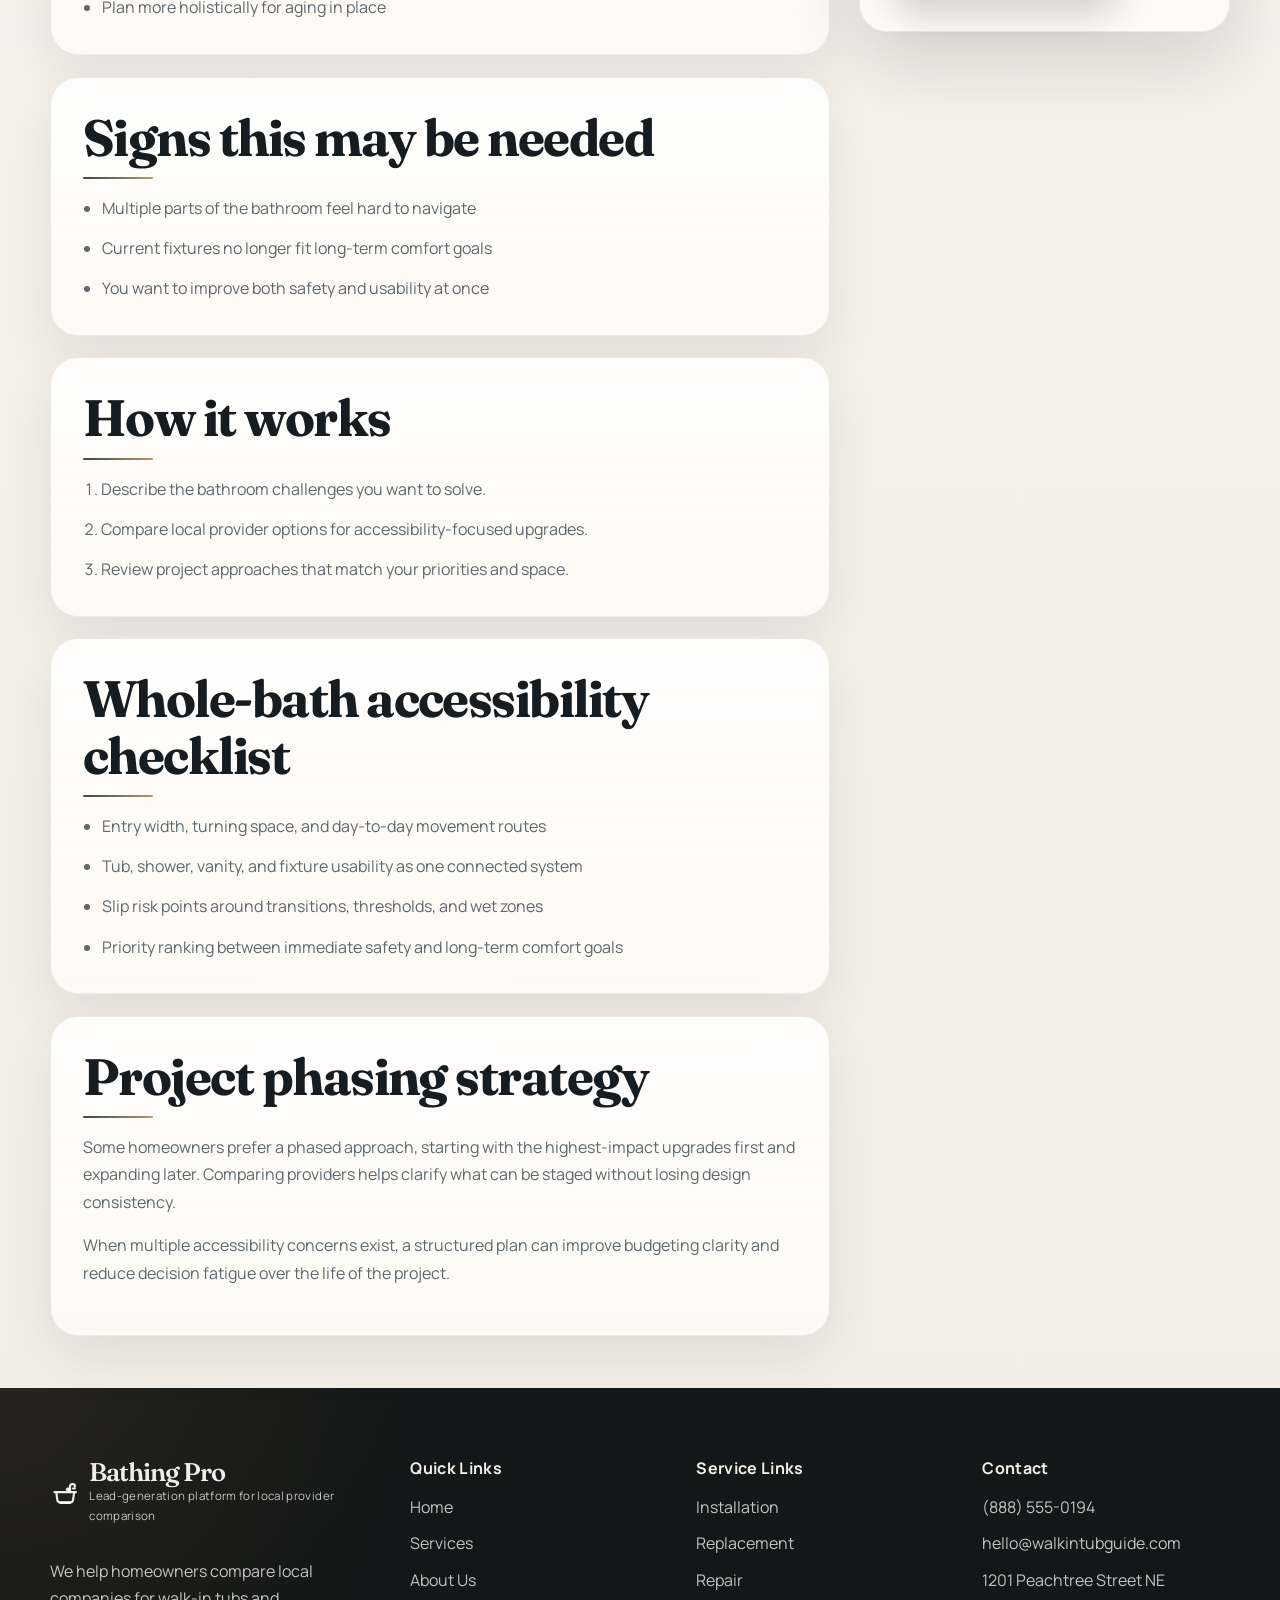
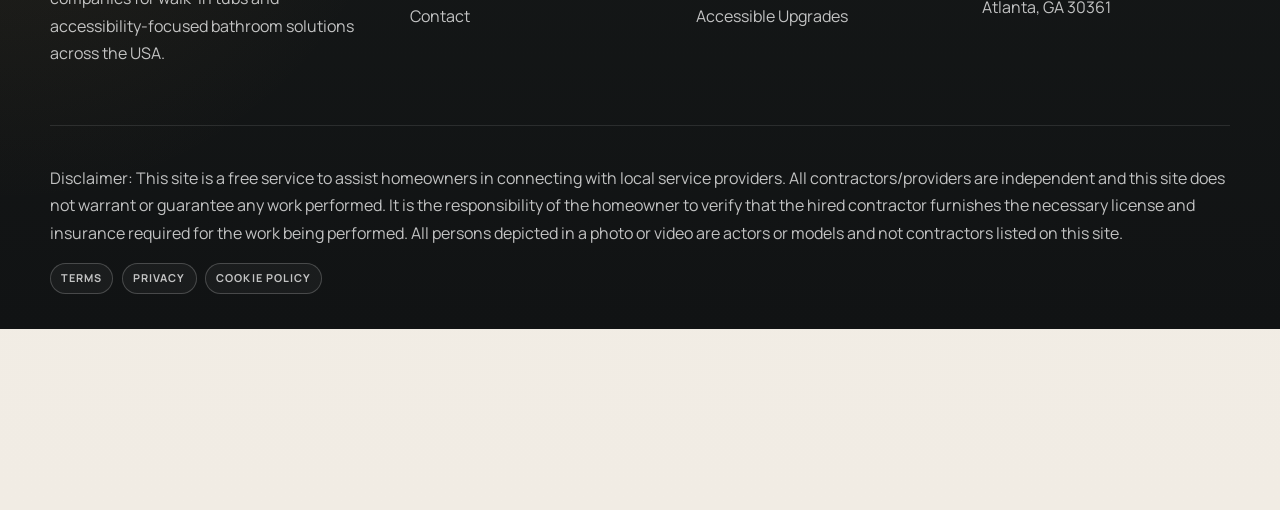
<file: services/accessible-bathroom-upgrades.html>
<!DOCTYPE html>
<html lang="en">
<head>
  <meta charset="UTF-8">
  <meta name="viewport" content="width=device-width, initial-scale=1.0">
  <title>Accessible Bathroom Upgrades | Bathing Pro</title>
  <meta name="description" content="Compare local providers for accessible bathroom upgrades and safer bathing improvements.">
  <link rel="icon" type="image/svg+xml" href="../assets/images/favicon.svg">
  <link rel="preconnect" href="https://fonts.googleapis.com">
  <link rel="preconnect" href="https://fonts.gstatic.com" crossorigin>
  <link href="https://fonts.googleapis.com/css2?family=Manrope:wght@400;500;600;700;800&family=Fraunces:opsz,wght@9..144,600;9..144,700&display=swap" rel="stylesheet">
  <link rel="stylesheet" href="../assets/css/style.css">
  <link rel="stylesheet" href="../assets/css/service-single.css">
</head>
<body data-page="service-single">
<header class="site-header">
  <div class="container header-shell">
    <a class="brand" href="../index.html" aria-label="Bathing Pro home">
      <span class="brand-mark">WT</span>
      <span class="brand-text">
        <strong>Bathing Pro</strong>
        <small>Compare local providers with confidence</small>
      </span>
    </a>

    <nav class="site-nav" id="site-nav" aria-label="Primary navigation">
      <a href="../index.html">Home</a>
      <a href="../services.html" class="is-active">Services</a>
      <a href="../about.html">About</a>
      <a href="../contact.html">Contact</a>
    </nav>

    <div class="header-actions">
      <a class="header-phone mobile-phone" href="tel:+18885550194" aria-label="Call now">
        <span aria-hidden="true">☎</span>
      </a>

      <a class="header-phone desktop-phone" href="tel:+18885550194">
        <span aria-hidden="true">☎</span>
        <span>Call Now (888) 555-0194</span>
      </a>

      <button class="nav-toggle" type="button" aria-expanded="false" aria-controls="mobile-menu-panel"
        aria-label="Open menu">
        <span class="nav-icon nav-icon-open" aria-hidden="true">
          <svg viewBox="0 0 24 24" role="img" focusable="false">
            <path d="M4 7h16M4 12h16M4 17h16" />
          </svg>
        </span>
        <span class="nav-icon nav-icon-close" aria-hidden="true">
          <svg viewBox="0 0 24 24" role="img" focusable="false">
            <path d="M6 6l12 12M18 6l-12 12" />
          </svg>
        </span>
      </button>
    </div>
  </div>
</header>

<aside class="mobile-menu-panel" id="mobile-menu-panel" aria-hidden="true" aria-label="Mobile navigation">
  <div class="mobile-menu-shell">
    <div class="mobile-menu-topbar">
      <a class="mobile-menu-brand" href="../index.html">Bathing Pro</a>

      <button type="button" class="mobile-menu-close" aria-label="Close menu">
        <svg viewBox="0 0 24 24" role="img" focusable="false" aria-hidden="true">
          <path d="M6 6l12 12M18 6l-12 12" />
        </svg>
      </button>
    </div>

    <nav class="mobile-menu-nav" aria-label="Mobile primary navigation">
      <a href="../index.html">Home</a>

      <div class="mobile-menu-accordion-item">
        <button type="button" class="mobile-menu-accordion-toggle" aria-expanded="false"
          aria-controls="mobile-services-submenu">
          <span>Services</span>
          <svg viewBox="0 0 24 24" role="img" focusable="false" aria-hidden="true">
            <path d="M7 10l5 5 5-5" />
          </svg>
        </button>

        <div class="mobile-menu-accordion-panel" id="mobile-services-submenu" aria-hidden="true">
          <a href="../services/walk-in-tub-installation.html">Walk-In Tub Installation</a>
          <a href="../services/walk-in-tub-replacement.html">Walk-In Tub Replacement</a>
          <a href="../services/walk-in-tub-repair.html">Walk-In Tub Repair</a>
          <a href="../services/bathtub-safety-modifications.html">Bath Safety Upgrades</a>
          <a href="../services/walk-in-tub-repair.html">Walk-In Tub Maintenance</a>
          <a href="../contact.html">Walk-In Tub Consultation</a>
        </div>
      </div>

      <a href="../about.html">About</a>
      <a href="../contact.html">Contact</a>
    </nav>

    <div class="mobile-menu-contact">
      <p>Contact</p>
      <a href="tel:+18885550194">(888) 555-0194</a>
      <a href="mailto:hello@walkintubguide.com">hello@walkintubguide.com</a>
      <span>1201 Peachtree Street NE, Atlanta, GA 30361</span>
    </div>
  </div>
</aside>
  <main>
    <section class="page-hero service-hero"><div class="container"><span class="eyebrow">Accessible Bathroom Upgrades</span><h1>Compare local providers for broader bathroom accessibility projects.</h1><p>Not every homeowner needs only a tub-focused project. We help simplify the search for local companies offering wider bathroom upgrades that support safer, easier daily routines.</p></div></section>
    <section class="section service-identity"><div class="container"><article class="detail-card service-identity-card"><span class="eyebrow">Service Profile</span><h2>For whole-bathroom accessibility improvements.</h2><p>This category is designed for homeowners evaluating wider upgrade paths beyond the tub itself, including layout, safety, and usability improvements, while comparing providers that support broader accessibility project scopes.</p></article></div></section>
    <section class="section service-layout"><div class="container"><div class="content-grid"><div class="content-stack">
      <section class="detail-card"><h2>Service overview</h2><p>Accessible bathroom upgrades can include layout improvements, safety additions, shower and tub updates, and changes that make the space easier to use over time. Comparing providers can help homeowners identify the right project scope.</p></section>
      <section class="detail-card"><h2>Benefits</h2><ul class="detail-list"><li>Create a bathroom that better supports mobility changes</li><li>Improve convenience, safety, and independence</li><li>Plan more holistically for aging in place</li></ul></section>
      <section class="detail-card"><h2>Signs this may be needed</h2><ul class="detail-list"><li>Multiple parts of the bathroom feel hard to navigate</li><li>Current fixtures no longer fit long-term comfort goals</li><li>You want to improve both safety and usability at once</li></ul></section>
      <section class="detail-card"><h2>How it works</h2><ol class="detail-list ordered"><li>Describe the bathroom challenges you want to solve.</li><li>Compare local provider options for accessibility-focused upgrades.</li><li>Review project approaches that match your priorities and space.</li></ol></section>
      <section class="detail-card"><h2>Whole-bath accessibility checklist</h2><ul class="detail-list"><li>Entry width, turning space, and day-to-day movement routes</li><li>Tub, shower, vanity, and fixture usability as one connected system</li><li>Slip risk points around transitions, thresholds, and wet zones</li><li>Priority ranking between immediate safety and long-term comfort goals</li></ul></section>
      <section class="detail-card"><h2>Project phasing strategy</h2><p>Some homeowners prefer a phased approach, starting with the highest-impact upgrades first and expanding later. Comparing providers helps clarify what can be staged without losing design consistency.</p><p>When multiple accessibility concerns exist, a structured plan can improve budgeting clarity and reduce decision fatigue over the life of the project.</p></section>
    </div><aside class="sticky-cta"><div class="cta-box"><span class="eyebrow">Planning wider accessibility upgrades?</span><h2>Explore broader bathroom options.</h2><p>Find provider paths that fit your bathroom goals.</p><a class="btn btn-primary" href="../contact.html">Request Provider Info</a></div></aside></div></div></section>
  </main>
  <footer class="site-footer"><div class="container footer-grid"><div><a class="brand footer-brand" href="../index.html"><span class="brand-mark">WT</span><span class="brand-text"><strong>Bathing Pro</strong><small>Lead-generation platform for local provider comparison</small></span></a><p>We help homeowners compare local companies for walk-in tubs and accessibility-focused bathroom solutions across the USA.</p></div><div><h3>Quick Links</h3><ul><li><a href="../index.html">Home</a></li><li><a href="../services.html">Services</a></li><li><a href="../about.html">About Us</a></li><li><a href="../contact.html">Contact</a></li></ul></div><div><h3>Service Links</h3><ul><li><a href="walk-in-tub-installation.html">Installation</a></li><li><a href="walk-in-tub-replacement.html">Replacement</a></li><li><a href="walk-in-tub-repair.html">Repair</a></li><li><a href="accessible-bathroom-upgrades.html">Accessible Upgrades</a></li></ul></div><div><h3>Contact</h3><ul><li><a href="tel:+18885550194">(888) 555-0194</a></li><li><a href="mailto:hello@walkintubguide.com">hello@walkintubguide.com</a></li><li>1201 Peachtree Street NE<br>Atlanta, GA 30361</li></ul></div></div><div class="container footer-legal"><p>Disclaimer: This site is a free service to assist homeowners in connecting with local service providers. All contractors/providers are independent and this site does not warrant or guarantee any work performed. It is the responsibility of the homeowner to verify that the hired contractor furnishes the necessary license and insurance required for the work being performed. All persons depicted in a photo or video are actors or models and not contractors listed on this site.</p></div></footer>
  <script src="../assets/js/main.js" defer></script>
  <script src="../assets/js/service-single.js" defer></script>
</body>
</html>
</file>
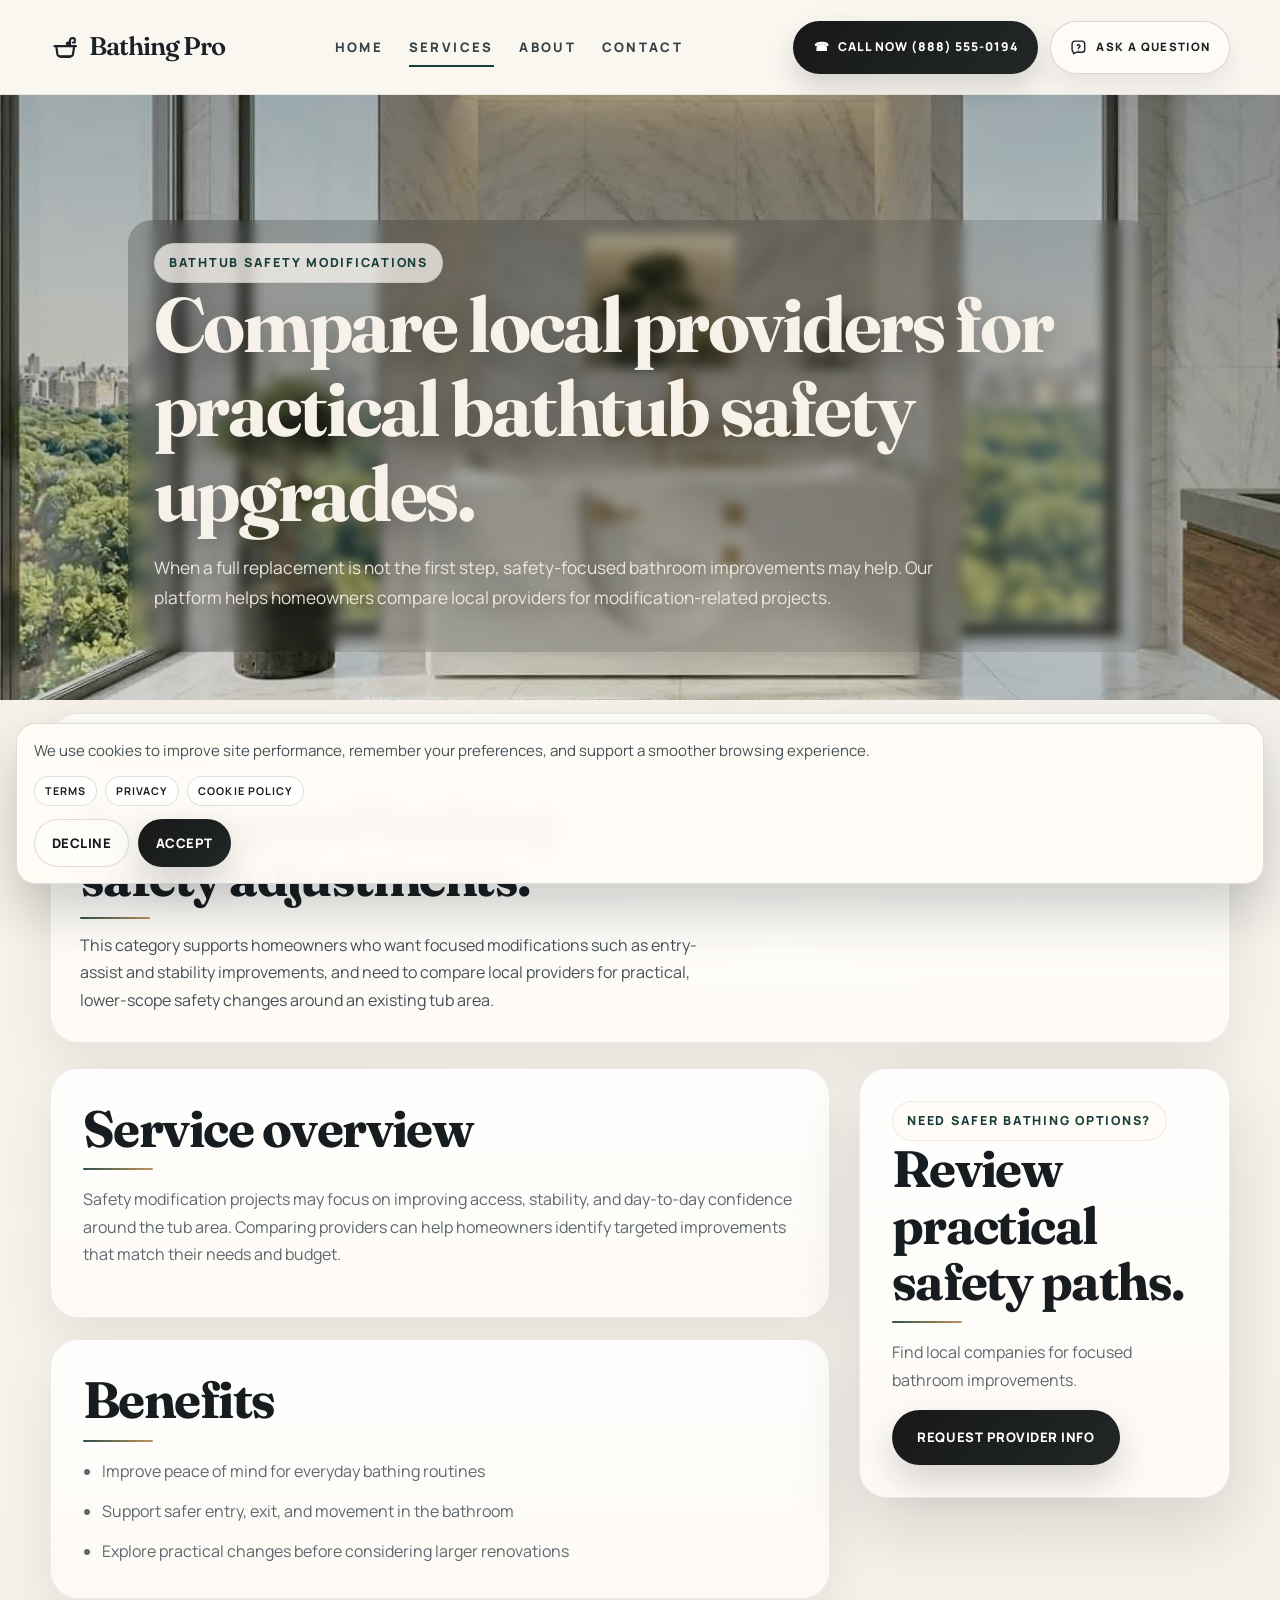
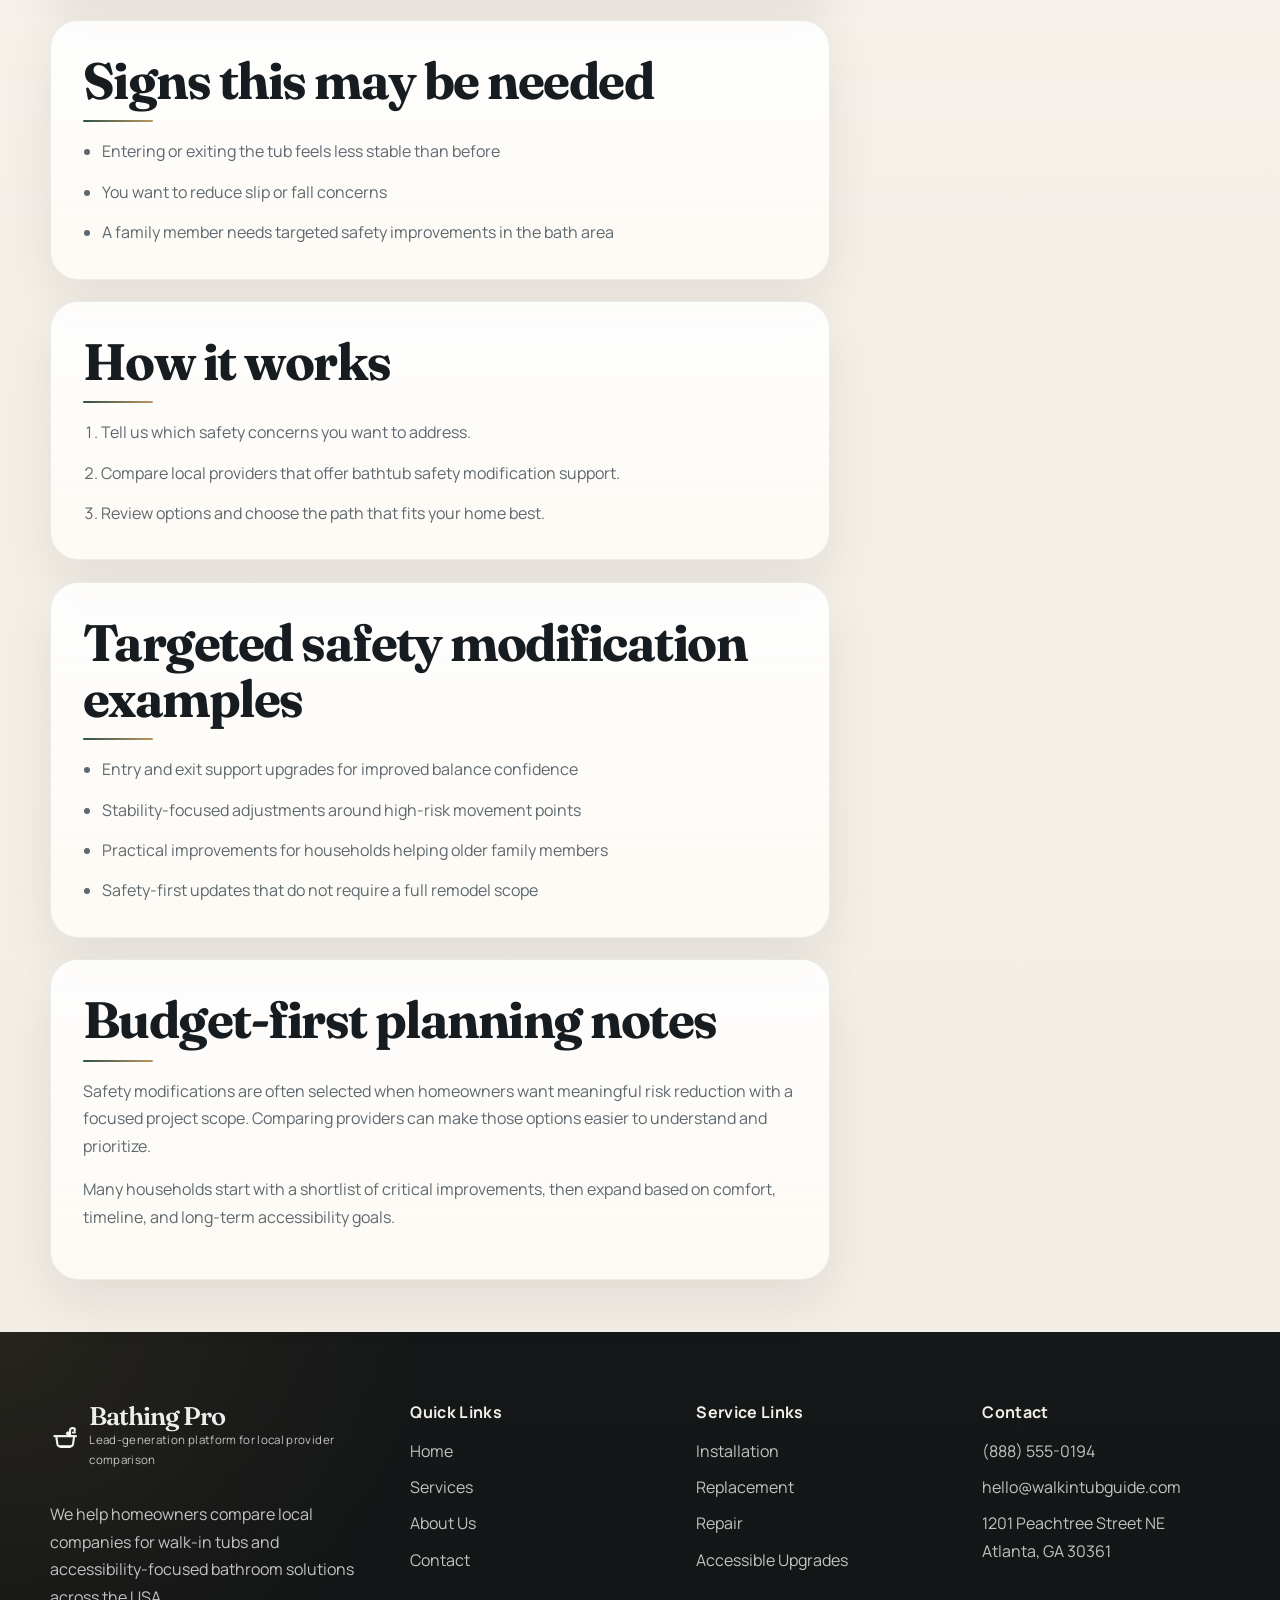
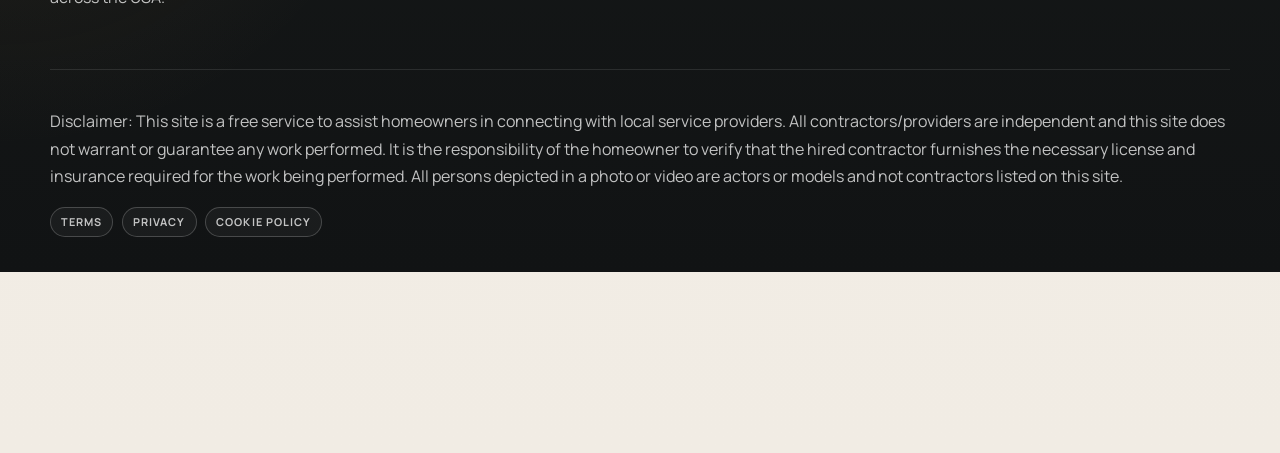
<file: services/bathtub-safety-modifications.html>
<!DOCTYPE html>
<html lang="en">
<head>
  <meta charset="UTF-8">
  <meta name="viewport" content="width=device-width, initial-scale=1.0">
  <title>Bathtub Safety Modifications | Bathing Pro</title>
  <meta name="description" content="Compare local providers for bathtub safety modifications and practical mobility-focused bathroom improvements.">
  <link rel="icon" type="image/svg+xml" href="../assets/images/favicon.svg">
  <link rel="preconnect" href="https://fonts.googleapis.com">
  <link rel="preconnect" href="https://fonts.gstatic.com" crossorigin>
  <link href="https://fonts.googleapis.com/css2?family=Manrope:wght@400;500;600;700;800&family=Fraunces:opsz,wght@9..144,600;9..144,700&display=swap" rel="stylesheet">
  <link rel="stylesheet" href="../assets/css/style.css">
  <link rel="stylesheet" href="../assets/css/service-single.css">
</head>
<body data-page="service-single">
<header class="site-header">
  <div class="container header-shell">
    <a class="brand" href="../index.html" aria-label="Bathing Pro home">
      <span class="brand-mark">WT</span>
      <span class="brand-text">
        <strong>Bathing Pro</strong>
        <small>Compare local providers with confidence</small>
      </span>
    </a>

    <nav class="site-nav" id="site-nav" aria-label="Primary navigation">
      <a href="../index.html">Home</a>
      <a href="../services.html" class="is-active">Services</a>
      <a href="../about.html">About</a>
      <a href="../contact.html">Contact</a>
    </nav>

    <div class="header-actions">
      <a class="header-phone mobile-phone" href="tel:+18885550194" aria-label="Call now">
        <span aria-hidden="true">☎</span>
      </a>

      <a class="header-phone desktop-phone" href="tel:+18885550194">
        <span aria-hidden="true">☎</span>
        <span>Call Now (888) 555-0194</span>
      </a>

      <button class="nav-toggle" type="button" aria-expanded="false" aria-controls="mobile-menu-panel"
        aria-label="Open menu">
        <span class="nav-icon nav-icon-open" aria-hidden="true">
          <svg viewBox="0 0 24 24" role="img" focusable="false">
            <path d="M4 7h16M4 12h16M4 17h16" />
          </svg>
        </span>
        <span class="nav-icon nav-icon-close" aria-hidden="true">
          <svg viewBox="0 0 24 24" role="img" focusable="false">
            <path d="M6 6l12 12M18 6l-12 12" />
          </svg>
        </span>
      </button>
    </div>
  </div>
</header>

<aside class="mobile-menu-panel" id="mobile-menu-panel" aria-hidden="true" aria-label="Mobile navigation">
  <div class="mobile-menu-shell">
    <div class="mobile-menu-topbar">
      <a class="mobile-menu-brand" href="../index.html">Bathing Pro</a>

      <button type="button" class="mobile-menu-close" aria-label="Close menu">
        <svg viewBox="0 0 24 24" role="img" focusable="false" aria-hidden="true">
          <path d="M6 6l12 12M18 6l-12 12" />
        </svg>
      </button>
    </div>

    <nav class="mobile-menu-nav" aria-label="Mobile primary navigation">
      <a href="../index.html">Home</a>

      <div class="mobile-menu-accordion-item">
        <button type="button" class="mobile-menu-accordion-toggle" aria-expanded="false"
          aria-controls="mobile-services-submenu">
          <span>Services</span>
          <svg viewBox="0 0 24 24" role="img" focusable="false" aria-hidden="true">
            <path d="M7 10l5 5 5-5" />
          </svg>
        </button>

        <div class="mobile-menu-accordion-panel" id="mobile-services-submenu" aria-hidden="true">
          <a href="../services/walk-in-tub-installation.html">Walk-In Tub Installation</a>
          <a href="../services/walk-in-tub-replacement.html">Walk-In Tub Replacement</a>
          <a href="../services/walk-in-tub-repair.html">Walk-In Tub Repair</a>
          <a href="../services/bathtub-safety-modifications.html">Bath Safety Upgrades</a>
          <a href="../services/walk-in-tub-repair.html">Walk-In Tub Maintenance</a>
          <a href="../contact.html">Walk-In Tub Consultation</a>
        </div>
      </div>

      <a href="../about.html">About</a>
      <a href="../contact.html">Contact</a>
    </nav>

    <div class="mobile-menu-contact">
      <p>Contact</p>
      <a href="tel:+18885550194">(888) 555-0194</a>
      <a href="mailto:hello@walkintubguide.com">hello@walkintubguide.com</a>
      <span>1201 Peachtree Street NE, Atlanta, GA 30361</span>
    </div>
  </div>
</aside>
  <main>
    <section class="page-hero service-hero"><div class="container"><span class="eyebrow">Bathtub Safety Modifications</span><h1>Compare local providers for practical bathtub safety upgrades.</h1><p>When a full replacement is not the first step, safety-focused bathroom improvements may help. Our platform helps homeowners compare local providers for modification-related projects.</p></div></section>
    <section class="section service-identity"><div class="container"><article class="detail-card service-identity-card"><span class="eyebrow">Service Profile</span><h2>For targeted bathing safety adjustments.</h2><p>This category supports homeowners who want focused modifications such as entry-assist and stability improvements, and need to compare local providers for practical, lower-scope safety changes around an existing tub area.</p></article></div></section>
    <section class="section service-layout"><div class="container"><div class="content-grid"><div class="content-stack">
      <section class="detail-card"><h2>Service overview</h2><p>Safety modification projects may focus on improving access, stability, and day-to-day confidence around the tub area. Comparing providers can help homeowners identify targeted improvements that match their needs and budget.</p></section>
      <section class="detail-card"><h2>Benefits</h2><ul class="detail-list"><li>Improve peace of mind for everyday bathing routines</li><li>Support safer entry, exit, and movement in the bathroom</li><li>Explore practical changes before considering larger renovations</li></ul></section>
      <section class="detail-card"><h2>Signs this may be needed</h2><ul class="detail-list"><li>Entering or exiting the tub feels less stable than before</li><li>You want to reduce slip or fall concerns</li><li>A family member needs targeted safety improvements in the bath area</li></ul></section>
      <section class="detail-card"><h2>How it works</h2><ol class="detail-list ordered"><li>Tell us which safety concerns you want to address.</li><li>Compare local providers that offer bathtub safety modification support.</li><li>Review options and choose the path that fits your home best.</li></ol></section>
      <section class="detail-card"><h2>Targeted safety modification examples</h2><ul class="detail-list"><li>Entry and exit support upgrades for improved balance confidence</li><li>Stability-focused adjustments around high-risk movement points</li><li>Practical improvements for households helping older family members</li><li>Safety-first updates that do not require a full remodel scope</li></ul></section>
      <section class="detail-card"><h2>Budget-first planning notes</h2><p>Safety modifications are often selected when homeowners want meaningful risk reduction with a focused project scope. Comparing providers can make those options easier to understand and prioritize.</p><p>Many households start with a shortlist of critical improvements, then expand based on comfort, timeline, and long-term accessibility goals.</p></section>
    </div><aside class="sticky-cta"><div class="cta-box"><span class="eyebrow">Need safer bathing options?</span><h2>Review practical safety paths.</h2><p>Find local companies for focused bathroom improvements.</p><a class="btn btn-primary" href="../contact.html">Request Provider Info</a></div></aside></div></div></section>
  </main>
  <footer class="site-footer"><div class="container footer-grid"><div><a class="brand footer-brand" href="../index.html"><span class="brand-mark">WT</span><span class="brand-text"><strong>Bathing Pro</strong><small>Lead-generation platform for local provider comparison</small></span></a><p>We help homeowners compare local companies for walk-in tubs and accessibility-focused bathroom solutions across the USA.</p></div><div><h3>Quick Links</h3><ul><li><a href="../index.html">Home</a></li><li><a href="../services.html">Services</a></li><li><a href="../about.html">About Us</a></li><li><a href="../contact.html">Contact</a></li></ul></div><div><h3>Service Links</h3><ul><li><a href="walk-in-tub-installation.html">Installation</a></li><li><a href="walk-in-tub-replacement.html">Replacement</a></li><li><a href="walk-in-tub-repair.html">Repair</a></li><li><a href="accessible-bathroom-upgrades.html">Accessible Upgrades</a></li></ul></div><div><h3>Contact</h3><ul><li><a href="tel:+18885550194">(888) 555-0194</a></li><li><a href="mailto:hello@walkintubguide.com">hello@walkintubguide.com</a></li><li>1201 Peachtree Street NE<br>Atlanta, GA 30361</li></ul></div></div><div class="container footer-legal"><p>Disclaimer: This site is a free service to assist homeowners in connecting with local service providers. All contractors/providers are independent and this site does not warrant or guarantee any work performed. It is the responsibility of the homeowner to verify that the hired contractor furnishes the necessary license and insurance required for the work being performed. All persons depicted in a photo or video are actors or models and not contractors listed on this site.</p></div></footer>
  <script src="../assets/js/main.js" defer></script>
  <script src="../assets/js/service-single.js" defer></script>
</body>
</html>
</file>
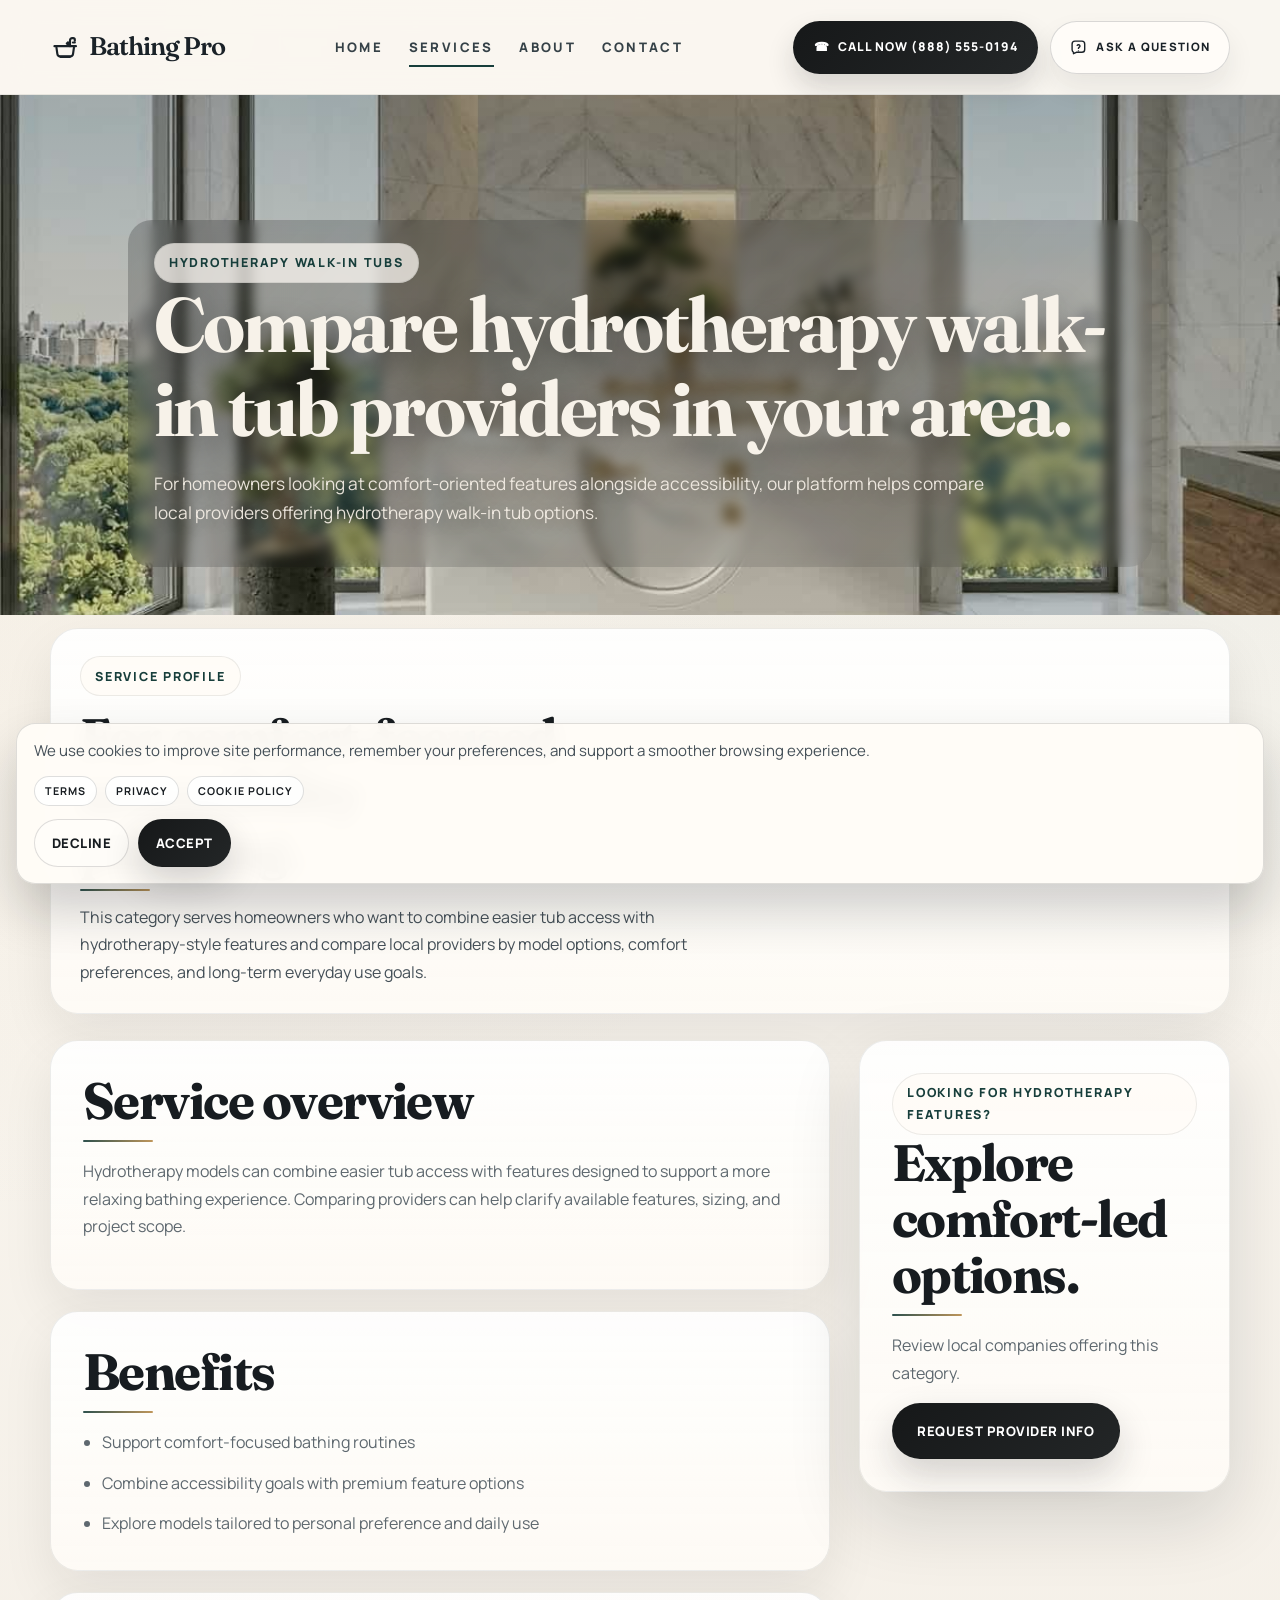
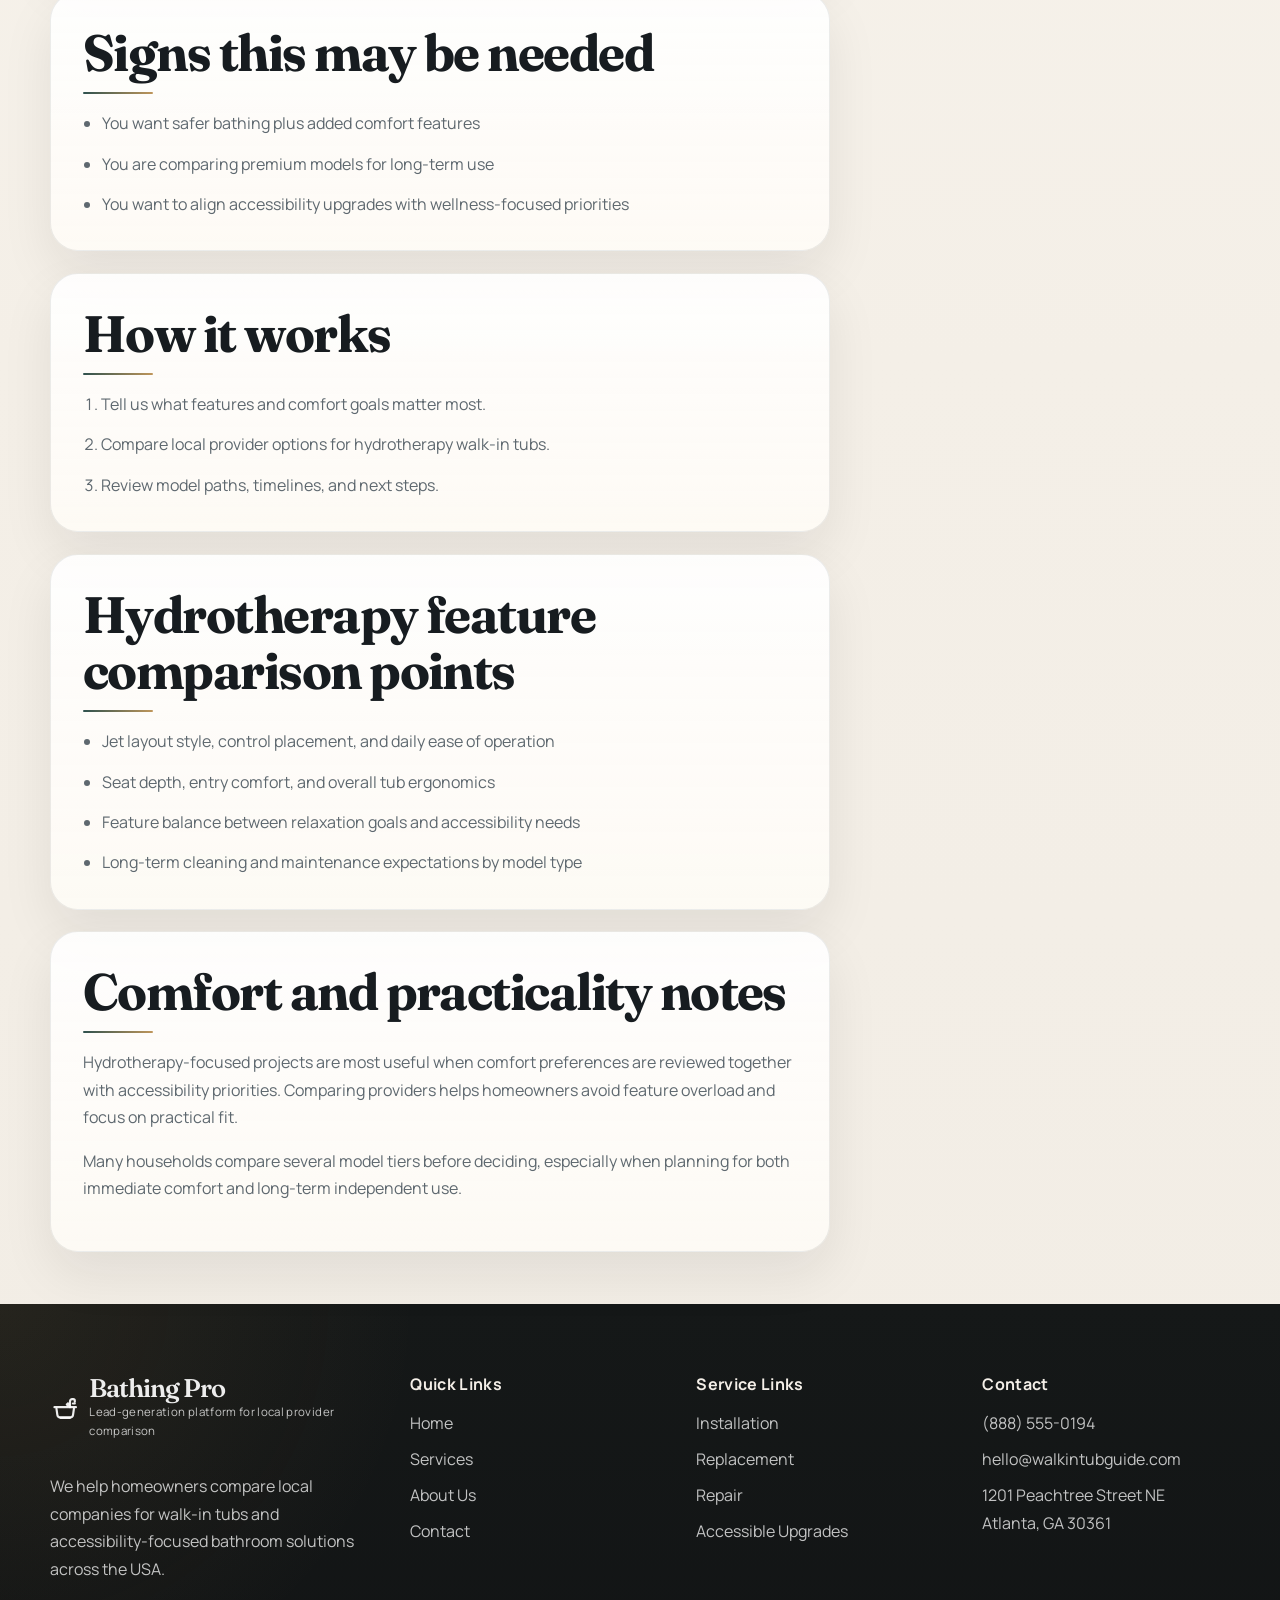
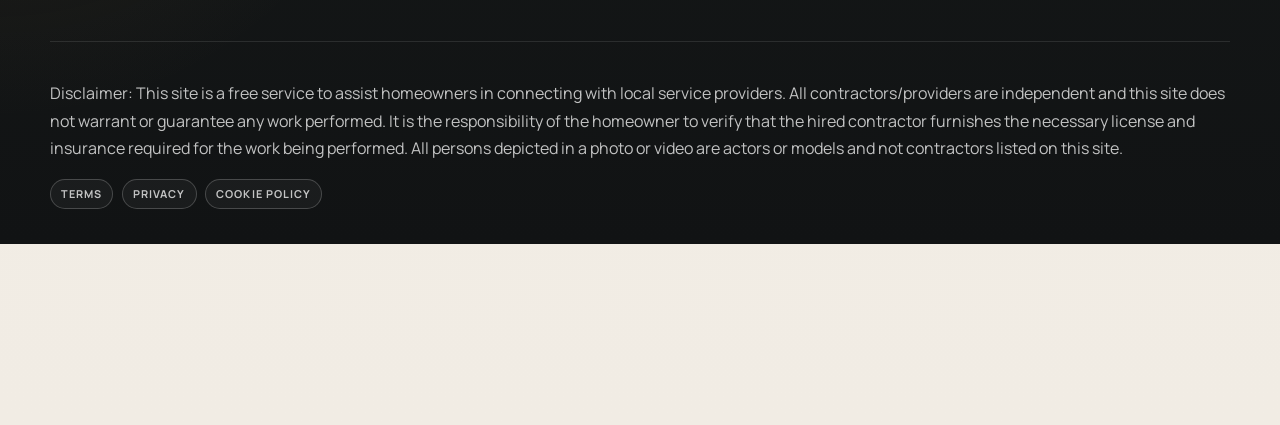
<file: services/hydrotherapy-walk-in-tubs.html>
<!DOCTYPE html>
<html lang="en">
<head>
  <meta charset="UTF-8">
  <meta name="viewport" content="width=device-width, initial-scale=1.0">
  <title>Hydrotherapy Walk-In Tubs | Bathing Pro</title>
  <meta name="description" content="Compare local providers for hydrotherapy walk-in tub options and comfort-focused accessibility solutions.">
  <link rel="icon" type="image/svg+xml" href="../assets/images/favicon.svg">
  <link rel="preconnect" href="https://fonts.googleapis.com">
  <link rel="preconnect" href="https://fonts.gstatic.com" crossorigin>
  <link href="https://fonts.googleapis.com/css2?family=Manrope:wght@400;500;600;700;800&family=Fraunces:opsz,wght@9..144,600;9..144,700&display=swap" rel="stylesheet">
  <link rel="stylesheet" href="../assets/css/style.css">
  <link rel="stylesheet" href="../assets/css/service-single.css">
</head>
<body data-page="service-single">
<header class="site-header">
  <div class="container header-shell">
    <a class="brand" href="../index.html" aria-label="Bathing Pro home">
      <span class="brand-mark">WT</span>
      <span class="brand-text">
        <strong>Bathing Pro</strong>
        <small>Compare local providers with confidence</small>
      </span>
    </a>

    <nav class="site-nav" id="site-nav" aria-label="Primary navigation">
      <a href="../index.html">Home</a>
      <a href="../services.html" class="is-active">Services</a>
      <a href="../about.html">About</a>
      <a href="../contact.html">Contact</a>
    </nav>

    <div class="header-actions">
      <a class="header-phone mobile-phone" href="tel:+18885550194" aria-label="Call now">
        <span aria-hidden="true">☎</span>
      </a>

      <a class="header-phone desktop-phone" href="tel:+18885550194">
        <span aria-hidden="true">☎</span>
        <span>Call Now (888) 555-0194</span>
      </a>

      <button class="nav-toggle" type="button" aria-expanded="false" aria-controls="mobile-menu-panel"
        aria-label="Open menu">
        <span class="nav-icon nav-icon-open" aria-hidden="true">
          <svg viewBox="0 0 24 24" role="img" focusable="false">
            <path d="M4 7h16M4 12h16M4 17h16" />
          </svg>
        </span>
        <span class="nav-icon nav-icon-close" aria-hidden="true">
          <svg viewBox="0 0 24 24" role="img" focusable="false">
            <path d="M6 6l12 12M18 6l-12 12" />
          </svg>
        </span>
      </button>
    </div>
  </div>
</header>

<aside class="mobile-menu-panel" id="mobile-menu-panel" aria-hidden="true" aria-label="Mobile navigation">
  <div class="mobile-menu-shell">
    <div class="mobile-menu-topbar">
      <a class="mobile-menu-brand" href="../index.html">Bathing Pro</a>

      <button type="button" class="mobile-menu-close" aria-label="Close menu">
        <svg viewBox="0 0 24 24" role="img" focusable="false" aria-hidden="true">
          <path d="M6 6l12 12M18 6l-12 12" />
        </svg>
      </button>
    </div>

    <nav class="mobile-menu-nav" aria-label="Mobile primary navigation">
      <a href="../index.html">Home</a>

      <div class="mobile-menu-accordion-item">
        <button type="button" class="mobile-menu-accordion-toggle" aria-expanded="false"
          aria-controls="mobile-services-submenu">
          <span>Services</span>
          <svg viewBox="0 0 24 24" role="img" focusable="false" aria-hidden="true">
            <path d="M7 10l5 5 5-5" />
          </svg>
        </button>

        <div class="mobile-menu-accordion-panel" id="mobile-services-submenu" aria-hidden="true">
          <a href="../services/walk-in-tub-installation.html">Walk-In Tub Installation</a>
          <a href="../services/walk-in-tub-replacement.html">Walk-In Tub Replacement</a>
          <a href="../services/walk-in-tub-repair.html">Walk-In Tub Repair</a>
          <a href="../services/bathtub-safety-modifications.html">Bath Safety Upgrades</a>
          <a href="../services/walk-in-tub-repair.html">Walk-In Tub Maintenance</a>
          <a href="../contact.html">Walk-In Tub Consultation</a>
        </div>
      </div>

      <a href="../about.html">About</a>
      <a href="../contact.html">Contact</a>
    </nav>

    <div class="mobile-menu-contact">
      <p>Contact</p>
      <a href="tel:+18885550194">(888) 555-0194</a>
      <a href="mailto:hello@walkintubguide.com">hello@walkintubguide.com</a>
      <span>1201 Peachtree Street NE, Atlanta, GA 30361</span>
    </div>
  </div>
</aside>
  <main>
    <section class="page-hero service-hero"><div class="container"><span class="eyebrow">Hydrotherapy Walk-In Tubs</span><h1>Compare hydrotherapy walk-in tub providers in your area.</h1><p>For homeowners looking at comfort-oriented features alongside accessibility, our platform helps compare local providers offering hydrotherapy walk-in tub options.</p></div></section>
    <section class="section service-identity"><div class="container"><article class="detail-card service-identity-card"><span class="eyebrow">Service Profile</span><h2>For comfort-focused accessibility planning.</h2><p>This category serves homeowners who want to combine easier tub access with hydrotherapy-style features and compare local providers by model options, comfort preferences, and long-term everyday use goals.</p></article></div></section>
    <section class="section service-layout"><div class="container"><div class="content-grid"><div class="content-stack">
      <section class="detail-card"><h2>Service overview</h2><p>Hydrotherapy models can combine easier tub access with features designed to support a more relaxing bathing experience. Comparing providers can help clarify available features, sizing, and project scope.</p></section>
      <section class="detail-card"><h2>Benefits</h2><ul class="detail-list"><li>Support comfort-focused bathing routines</li><li>Combine accessibility goals with premium feature options</li><li>Explore models tailored to personal preference and daily use</li></ul></section>
      <section class="detail-card"><h2>Signs this may be needed</h2><ul class="detail-list"><li>You want safer bathing plus added comfort features</li><li>You are comparing premium models for long-term use</li><li>You want to align accessibility upgrades with wellness-focused priorities</li></ul></section>
      <section class="detail-card"><h2>How it works</h2><ol class="detail-list ordered"><li>Tell us what features and comfort goals matter most.</li><li>Compare local provider options for hydrotherapy walk-in tubs.</li><li>Review model paths, timelines, and next steps.</li></ol></section>
      <section class="detail-card"><h2>Hydrotherapy feature comparison points</h2><ul class="detail-list"><li>Jet layout style, control placement, and daily ease of operation</li><li>Seat depth, entry comfort, and overall tub ergonomics</li><li>Feature balance between relaxation goals and accessibility needs</li><li>Long-term cleaning and maintenance expectations by model type</li></ul></section>
      <section class="detail-card"><h2>Comfort and practicality notes</h2><p>Hydrotherapy-focused projects are most useful when comfort preferences are reviewed together with accessibility priorities. Comparing providers helps homeowners avoid feature overload and focus on practical fit.</p><p>Many households compare several model tiers before deciding, especially when planning for both immediate comfort and long-term independent use.</p></section>
    </div><aside class="sticky-cta"><div class="cta-box"><span class="eyebrow">Looking for hydrotherapy features?</span><h2>Explore comfort-led options.</h2><p>Review local companies offering this category.</p><a class="btn btn-primary" href="../contact.html">Request Provider Info</a></div></aside></div></div></section>
  </main>
  <footer class="site-footer"><div class="container footer-grid"><div><a class="brand footer-brand" href="../index.html"><span class="brand-mark">WT</span><span class="brand-text"><strong>Bathing Pro</strong><small>Lead-generation platform for local provider comparison</small></span></a><p>We help homeowners compare local companies for walk-in tubs and accessibility-focused bathroom solutions across the USA.</p></div><div><h3>Quick Links</h3><ul><li><a href="../index.html">Home</a></li><li><a href="../services.html">Services</a></li><li><a href="../about.html">About Us</a></li><li><a href="../contact.html">Contact</a></li></ul></div><div><h3>Service Links</h3><ul><li><a href="walk-in-tub-installation.html">Installation</a></li><li><a href="walk-in-tub-replacement.html">Replacement</a></li><li><a href="walk-in-tub-repair.html">Repair</a></li><li><a href="accessible-bathroom-upgrades.html">Accessible Upgrades</a></li></ul></div><div><h3>Contact</h3><ul><li><a href="tel:+18885550194">(888) 555-0194</a></li><li><a href="mailto:hello@walkintubguide.com">hello@walkintubguide.com</a></li><li>1201 Peachtree Street NE<br>Atlanta, GA 30361</li></ul></div></div><div class="container footer-legal"><p>Disclaimer: This site is a free service to assist homeowners in connecting with local service providers. All contractors/providers are independent and this site does not warrant or guarantee any work performed. It is the responsibility of the homeowner to verify that the hired contractor furnishes the necessary license and insurance required for the work being performed. All persons depicted in a photo or video are actors or models and not contractors listed on this site.</p></div></footer>
  <script src="../assets/js/main.js" defer></script>
  <script src="../assets/js/service-single.js" defer></script>
</body>
</html>
</file>
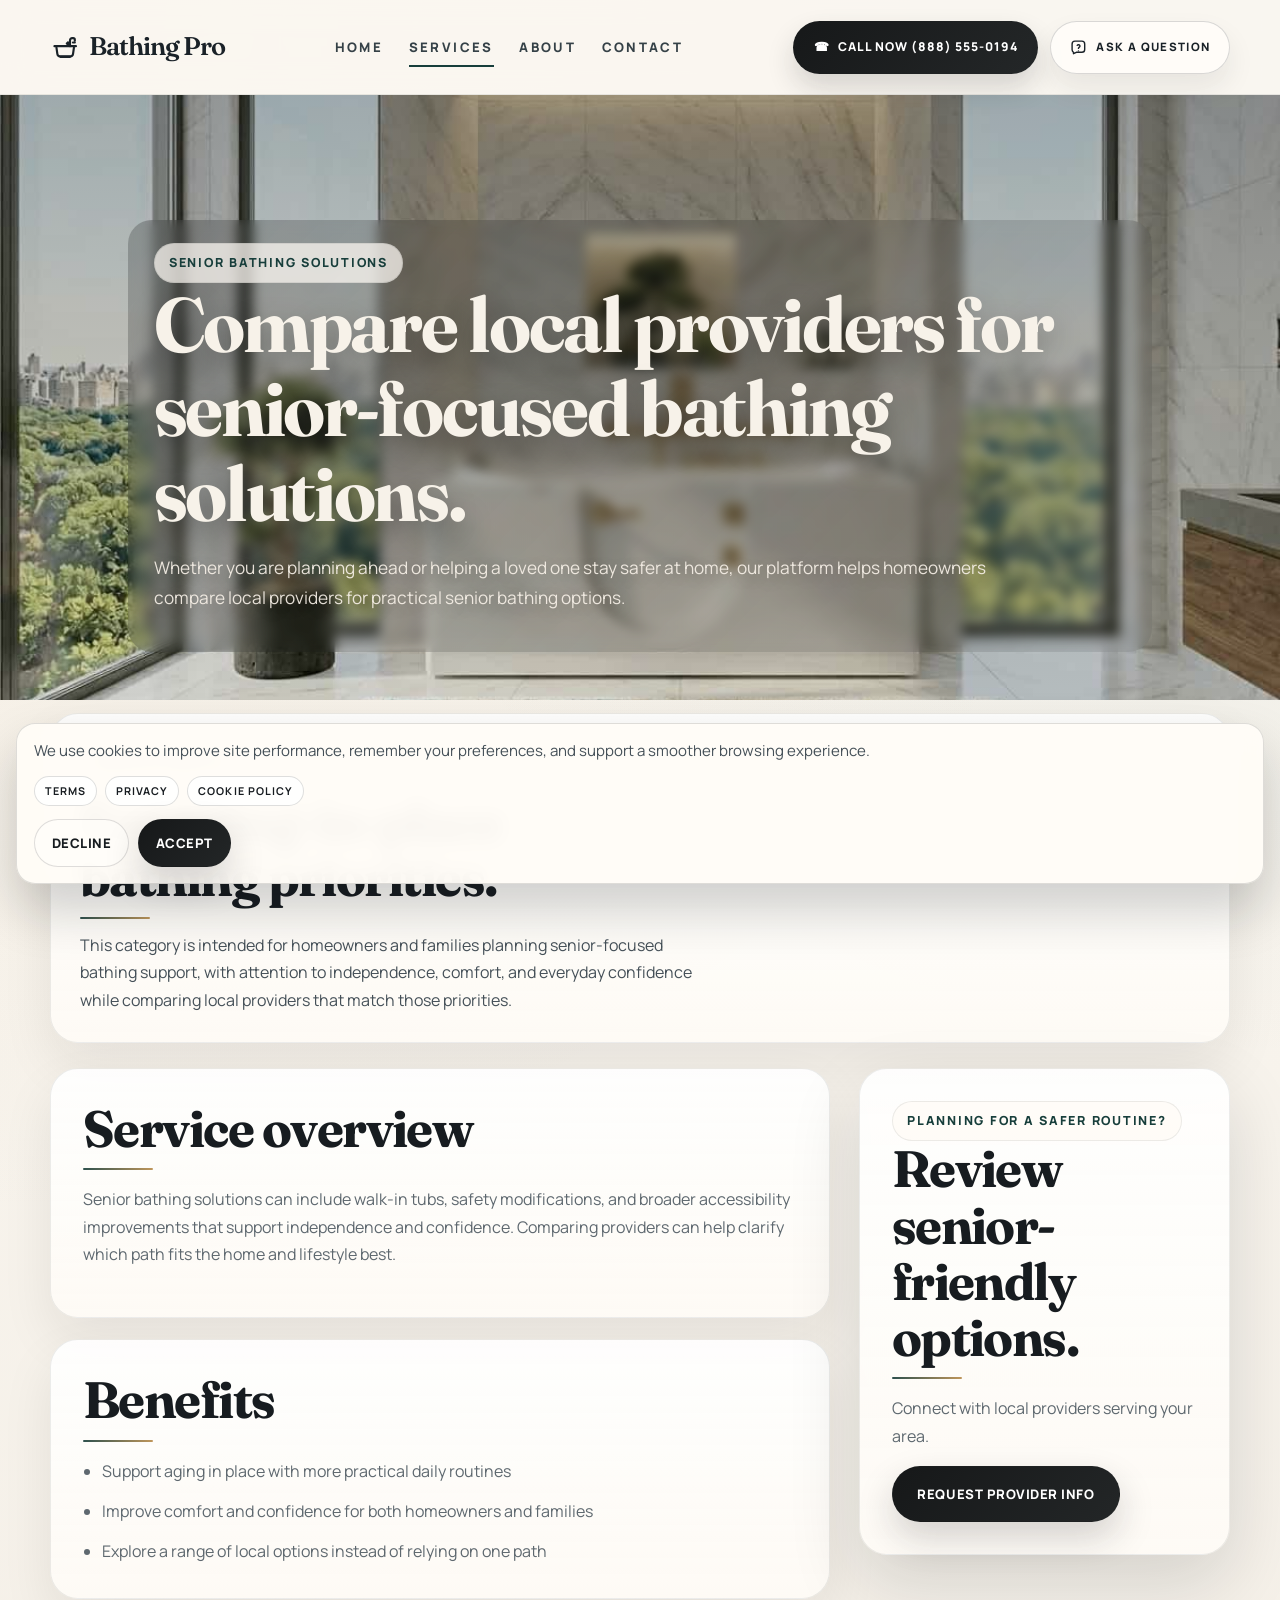
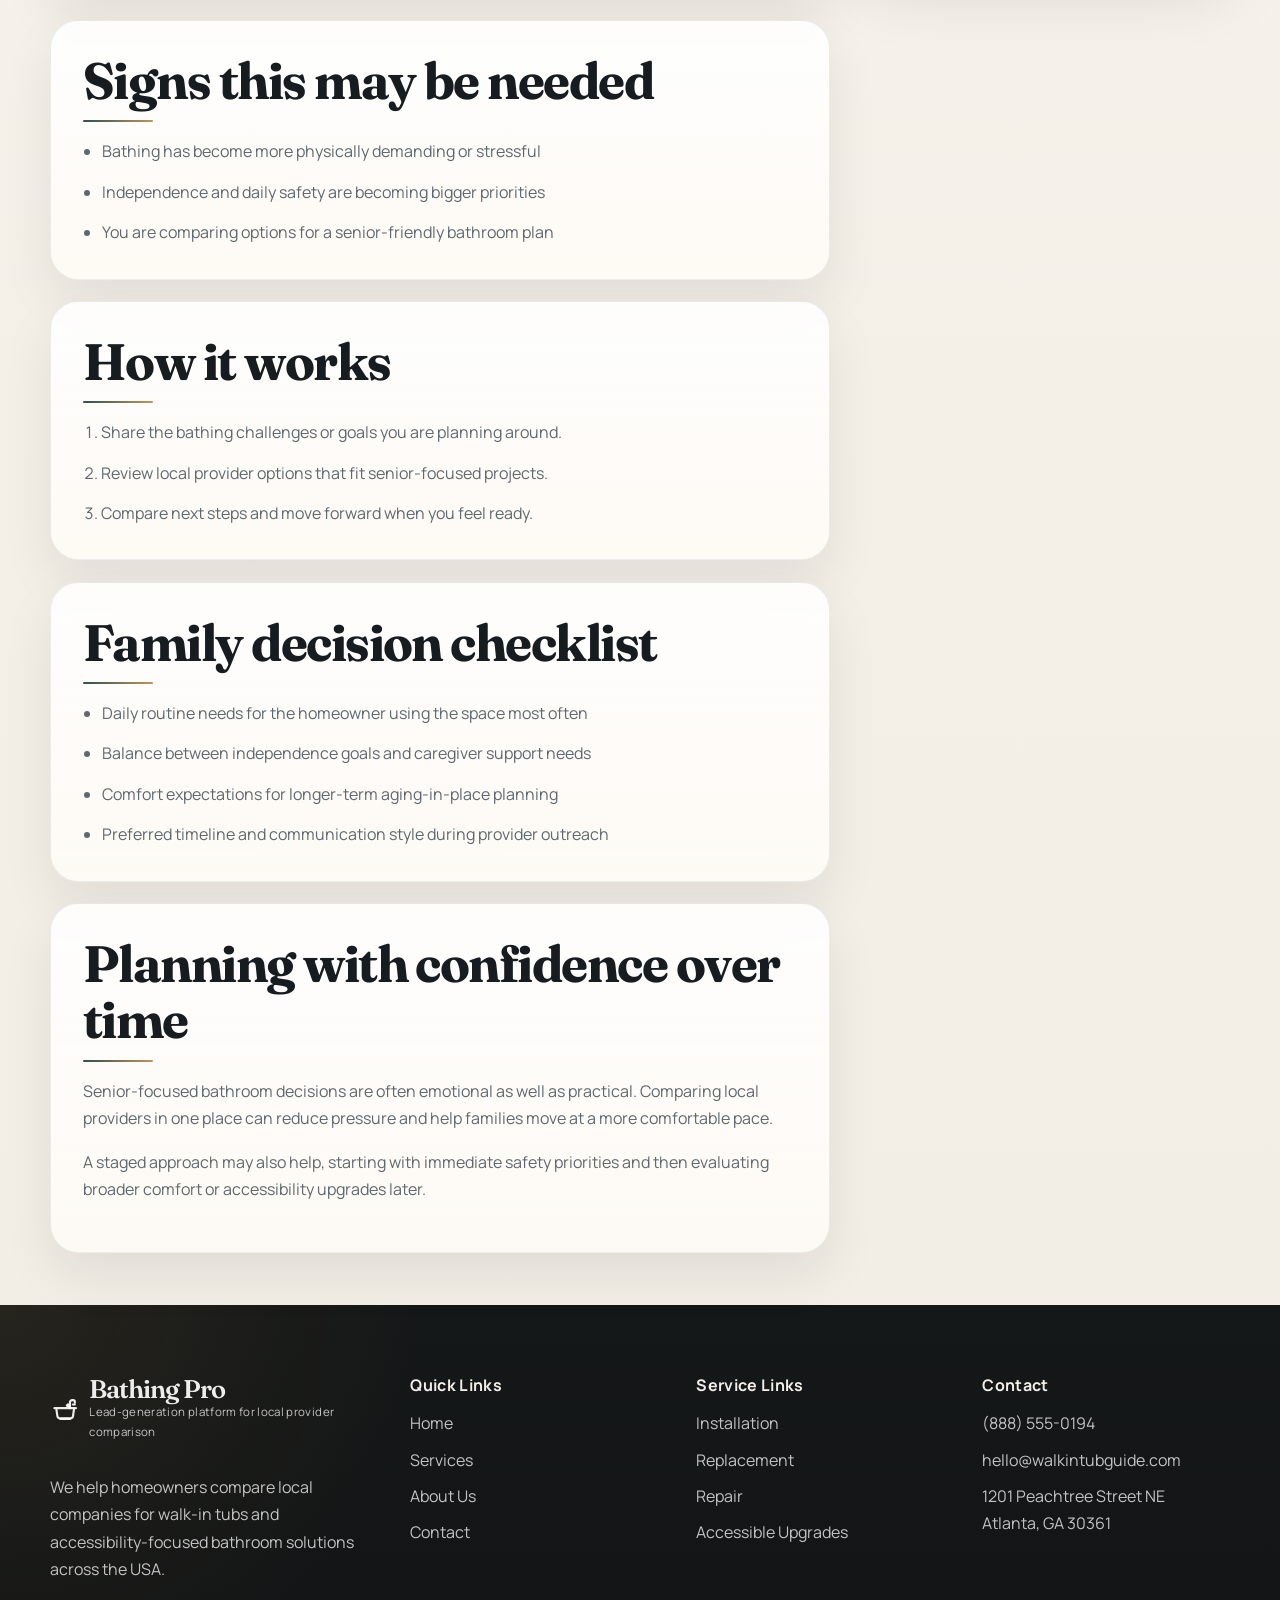
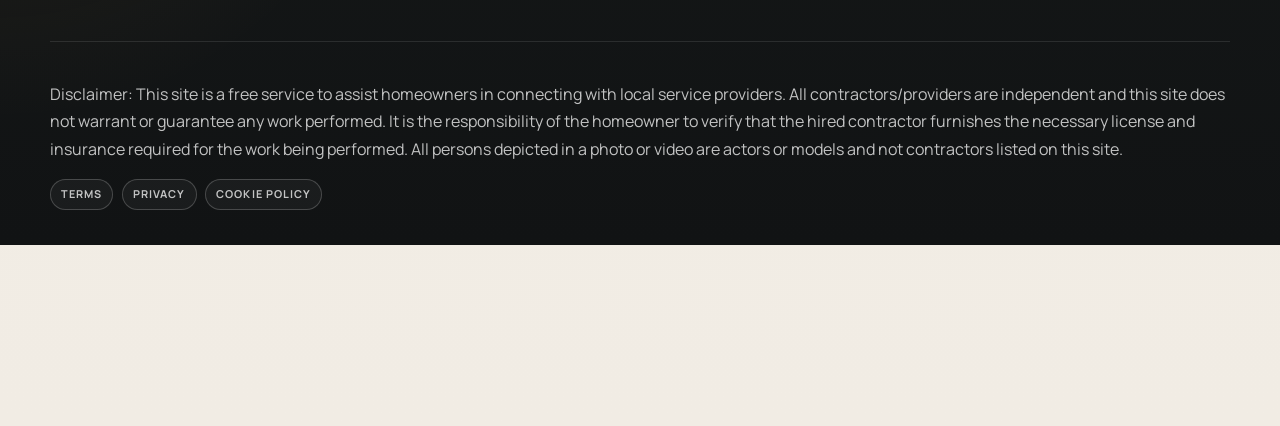
<file: services/senior-bathing-solutions.html>
<!DOCTYPE html>
<html lang="en">
<head>
  <meta charset="UTF-8">
  <meta name="viewport" content="width=device-width, initial-scale=1.0">
  <title>Senior Bathing Solutions | Bathing Pro</title>
  <meta name="description" content="Compare local providers for senior bathing solutions and aging-in-place bathroom options.">
  <link rel="icon" type="image/svg+xml" href="../assets/images/favicon.svg">
  <link rel="preconnect" href="https://fonts.googleapis.com">
  <link rel="preconnect" href="https://fonts.gstatic.com" crossorigin>
  <link href="https://fonts.googleapis.com/css2?family=Manrope:wght@400;500;600;700;800&family=Fraunces:opsz,wght@9..144,600;9..144,700&display=swap" rel="stylesheet">
  <link rel="stylesheet" href="../assets/css/style.css">
  <link rel="stylesheet" href="../assets/css/service-single.css">
</head>
<body data-page="service-single">
<header class="site-header">
  <div class="container header-shell">
    <a class="brand" href="../index.html" aria-label="Bathing Pro home">
      <span class="brand-mark">WT</span>
      <span class="brand-text">
        <strong>Bathing Pro</strong>
        <small>Compare local providers with confidence</small>
      </span>
    </a>

    <nav class="site-nav" id="site-nav" aria-label="Primary navigation">
      <a href="../index.html">Home</a>
      <a href="../services.html" class="is-active">Services</a>
      <a href="../about.html">About</a>
      <a href="../contact.html">Contact</a>
    </nav>

    <div class="header-actions">
      <a class="header-phone mobile-phone" href="tel:+18885550194" aria-label="Call now">
        <span aria-hidden="true">☎</span>
      </a>

      <a class="header-phone desktop-phone" href="tel:+18885550194">
        <span aria-hidden="true">☎</span>
        <span>Call Now (888) 555-0194</span>
      </a>

      <button class="nav-toggle" type="button" aria-expanded="false" aria-controls="mobile-menu-panel"
        aria-label="Open menu">
        <span class="nav-icon nav-icon-open" aria-hidden="true">
          <svg viewBox="0 0 24 24" role="img" focusable="false">
            <path d="M4 7h16M4 12h16M4 17h16" />
          </svg>
        </span>
        <span class="nav-icon nav-icon-close" aria-hidden="true">
          <svg viewBox="0 0 24 24" role="img" focusable="false">
            <path d="M6 6l12 12M18 6l-12 12" />
          </svg>
        </span>
      </button>
    </div>
  </div>
</header>

<aside class="mobile-menu-panel" id="mobile-menu-panel" aria-hidden="true" aria-label="Mobile navigation">
  <div class="mobile-menu-shell">
    <div class="mobile-menu-topbar">
      <a class="mobile-menu-brand" href="../index.html">Bathing Pro</a>

      <button type="button" class="mobile-menu-close" aria-label="Close menu">
        <svg viewBox="0 0 24 24" role="img" focusable="false" aria-hidden="true">
          <path d="M6 6l12 12M18 6l-12 12" />
        </svg>
      </button>
    </div>

    <nav class="mobile-menu-nav" aria-label="Mobile primary navigation">
      <a href="../index.html">Home</a>

      <div class="mobile-menu-accordion-item">
        <button type="button" class="mobile-menu-accordion-toggle" aria-expanded="false"
          aria-controls="mobile-services-submenu">
          <span>Services</span>
          <svg viewBox="0 0 24 24" role="img" focusable="false" aria-hidden="true">
            <path d="M7 10l5 5 5-5" />
          </svg>
        </button>

        <div class="mobile-menu-accordion-panel" id="mobile-services-submenu" aria-hidden="true">
          <a href="../services/walk-in-tub-installation.html">Walk-In Tub Installation</a>
          <a href="../services/walk-in-tub-replacement.html">Walk-In Tub Replacement</a>
          <a href="../services/walk-in-tub-repair.html">Walk-In Tub Repair</a>
          <a href="../services/bathtub-safety-modifications.html">Bath Safety Upgrades</a>
          <a href="../services/walk-in-tub-repair.html">Walk-In Tub Maintenance</a>
          <a href="../contact.html">Walk-In Tub Consultation</a>
        </div>
      </div>

      <a href="../about.html">About</a>
      <a href="../contact.html">Contact</a>
    </nav>

    <div class="mobile-menu-contact">
      <p>Contact</p>
      <a href="tel:+18885550194">(888) 555-0194</a>
      <a href="mailto:hello@walkintubguide.com">hello@walkintubguide.com</a>
      <span>1201 Peachtree Street NE, Atlanta, GA 30361</span>
    </div>
  </div>
</aside>
  <main>
    <section class="page-hero service-hero"><div class="container"><span class="eyebrow">Senior Bathing Solutions</span><h1>Compare local providers for senior-focused bathing solutions.</h1><p>Whether you are planning ahead or helping a loved one stay safer at home, our platform helps homeowners compare local providers for practical senior bathing options.</p></div></section>
    <section class="section service-identity"><div class="container"><article class="detail-card service-identity-card"><span class="eyebrow">Service Profile</span><h2>For aging-in-place bathing priorities.</h2><p>This category is intended for homeowners and families planning senior-focused bathing support, with attention to independence, comfort, and everyday confidence while comparing local providers that match those priorities.</p></article></div></section>
    <section class="section service-layout"><div class="container"><div class="content-grid"><div class="content-stack">
      <section class="detail-card"><h2>Service overview</h2><p>Senior bathing solutions can include walk-in tubs, safety modifications, and broader accessibility improvements that support independence and confidence. Comparing providers can help clarify which path fits the home and lifestyle best.</p></section>
      <section class="detail-card"><h2>Benefits</h2><ul class="detail-list"><li>Support aging in place with more practical daily routines</li><li>Improve comfort and confidence for both homeowners and families</li><li>Explore a range of local options instead of relying on one path</li></ul></section>
      <section class="detail-card"><h2>Signs this may be needed</h2><ul class="detail-list"><li>Bathing has become more physically demanding or stressful</li><li>Independence and daily safety are becoming bigger priorities</li><li>You are comparing options for a senior-friendly bathroom plan</li></ul></section>
      <section class="detail-card"><h2>How it works</h2><ol class="detail-list ordered"><li>Share the bathing challenges or goals you are planning around.</li><li>Review local provider options that fit senior-focused projects.</li><li>Compare next steps and move forward when you feel ready.</li></ol></section>
      <section class="detail-card"><h2>Family decision checklist</h2><ul class="detail-list"><li>Daily routine needs for the homeowner using the space most often</li><li>Balance between independence goals and caregiver support needs</li><li>Comfort expectations for longer-term aging-in-place planning</li><li>Preferred timeline and communication style during provider outreach</li></ul></section>
      <section class="detail-card"><h2>Planning with confidence over time</h2><p>Senior-focused bathroom decisions are often emotional as well as practical. Comparing local providers in one place can reduce pressure and help families move at a more comfortable pace.</p><p>A staged approach may also help, starting with immediate safety priorities and then evaluating broader comfort or accessibility upgrades later.</p></section>
    </div><aside class="sticky-cta"><div class="cta-box"><span class="eyebrow">Planning for a safer routine?</span><h2>Review senior-friendly options.</h2><p>Connect with local providers serving your area.</p><a class="btn btn-primary" href="../contact.html">Request Provider Info</a></div></aside></div></div></section>
  </main>
  <footer class="site-footer"><div class="container footer-grid"><div><a class="brand footer-brand" href="../index.html"><span class="brand-mark">WT</span><span class="brand-text"><strong>Bathing Pro</strong><small>Lead-generation platform for local provider comparison</small></span></a><p>We help homeowners compare local companies for walk-in tubs and accessibility-focused bathroom solutions across the USA.</p></div><div><h3>Quick Links</h3><ul><li><a href="../index.html">Home</a></li><li><a href="../services.html">Services</a></li><li><a href="../about.html">About Us</a></li><li><a href="../contact.html">Contact</a></li></ul></div><div><h3>Service Links</h3><ul><li><a href="walk-in-tub-installation.html">Installation</a></li><li><a href="walk-in-tub-replacement.html">Replacement</a></li><li><a href="walk-in-tub-repair.html">Repair</a></li><li><a href="accessible-bathroom-upgrades.html">Accessible Upgrades</a></li></ul></div><div><h3>Contact</h3><ul><li><a href="tel:+18885550194">(888) 555-0194</a></li><li><a href="mailto:hello@walkintubguide.com">hello@walkintubguide.com</a></li><li>1201 Peachtree Street NE<br>Atlanta, GA 30361</li></ul></div></div><div class="container footer-legal"><p>Disclaimer: This site is a free service to assist homeowners in connecting with local service providers. All contractors/providers are independent and this site does not warrant or guarantee any work performed. It is the responsibility of the homeowner to verify that the hired contractor furnishes the necessary license and insurance required for the work being performed. All persons depicted in a photo or video are actors or models and not contractors listed on this site.</p></div></footer>
  <script src="../assets/js/main.js" defer></script>
  <script src="../assets/js/service-single.js" defer></script>
</body>
</html>
</file>
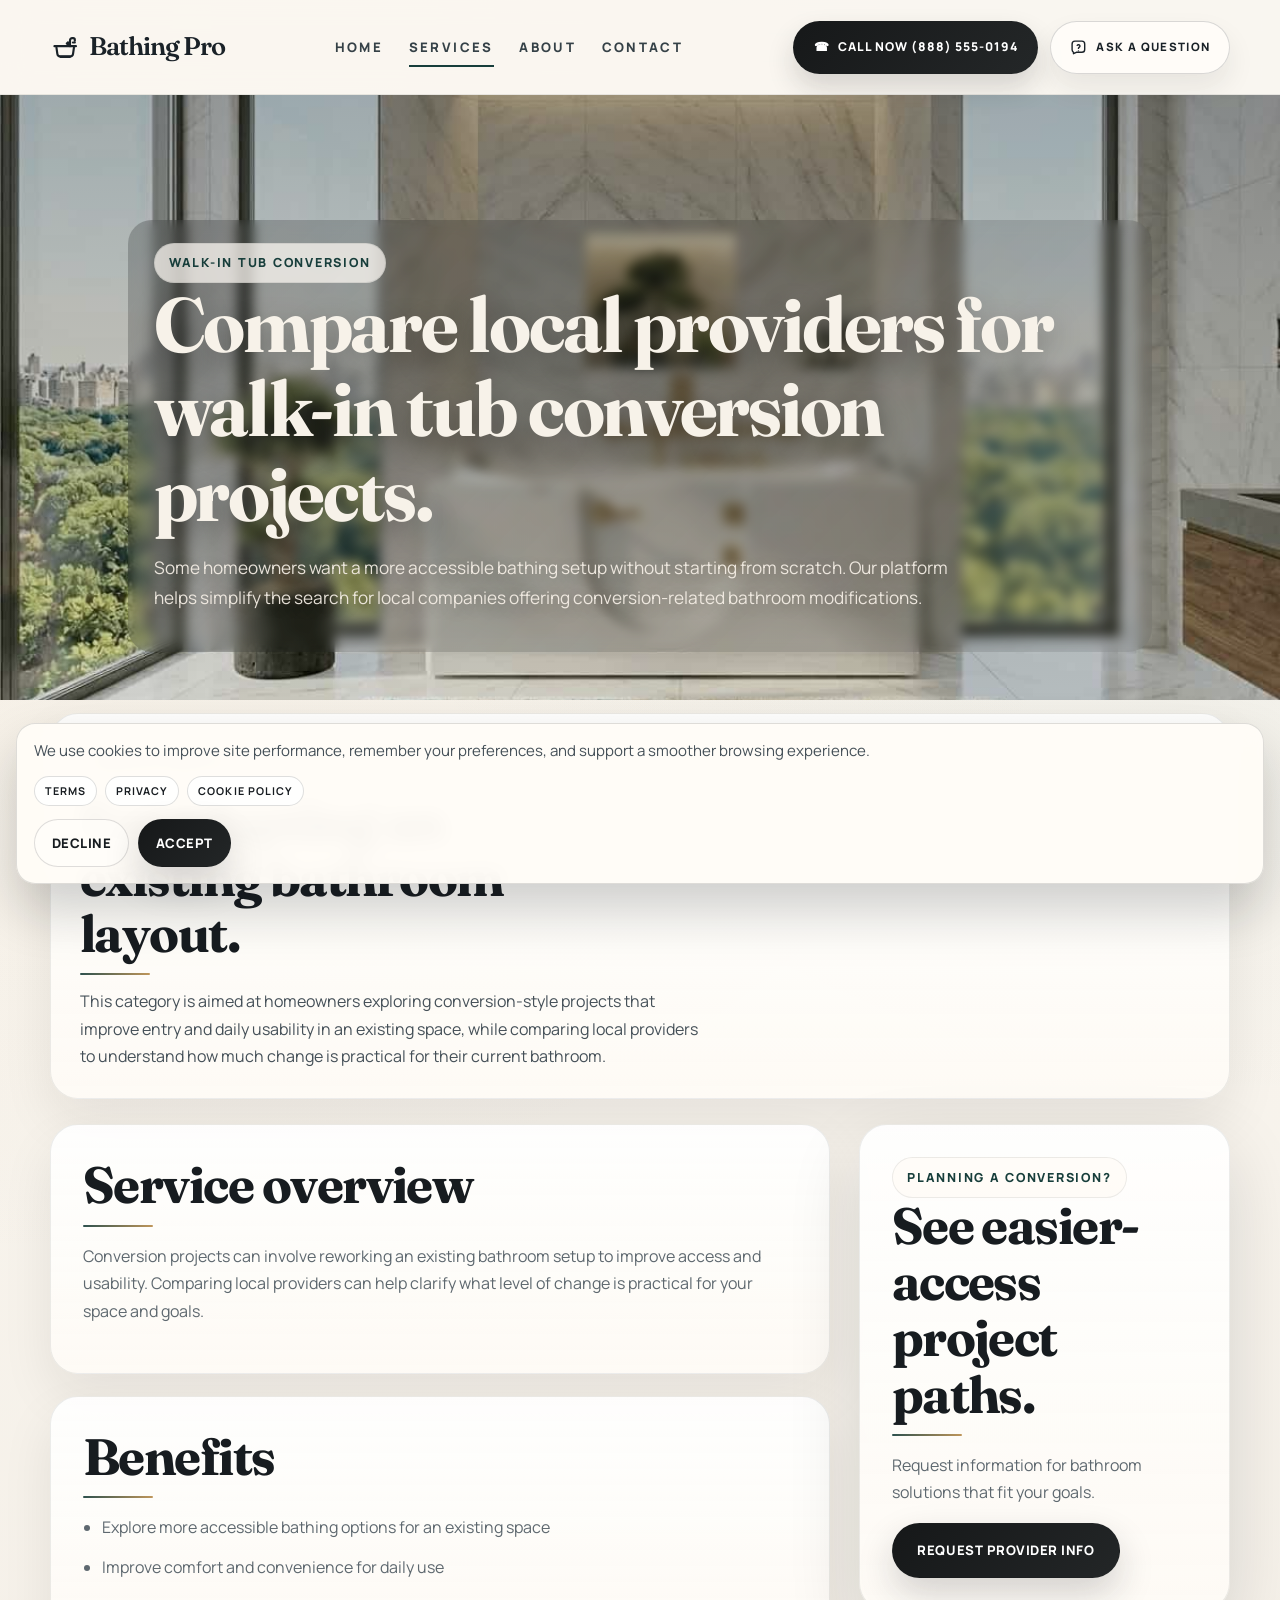
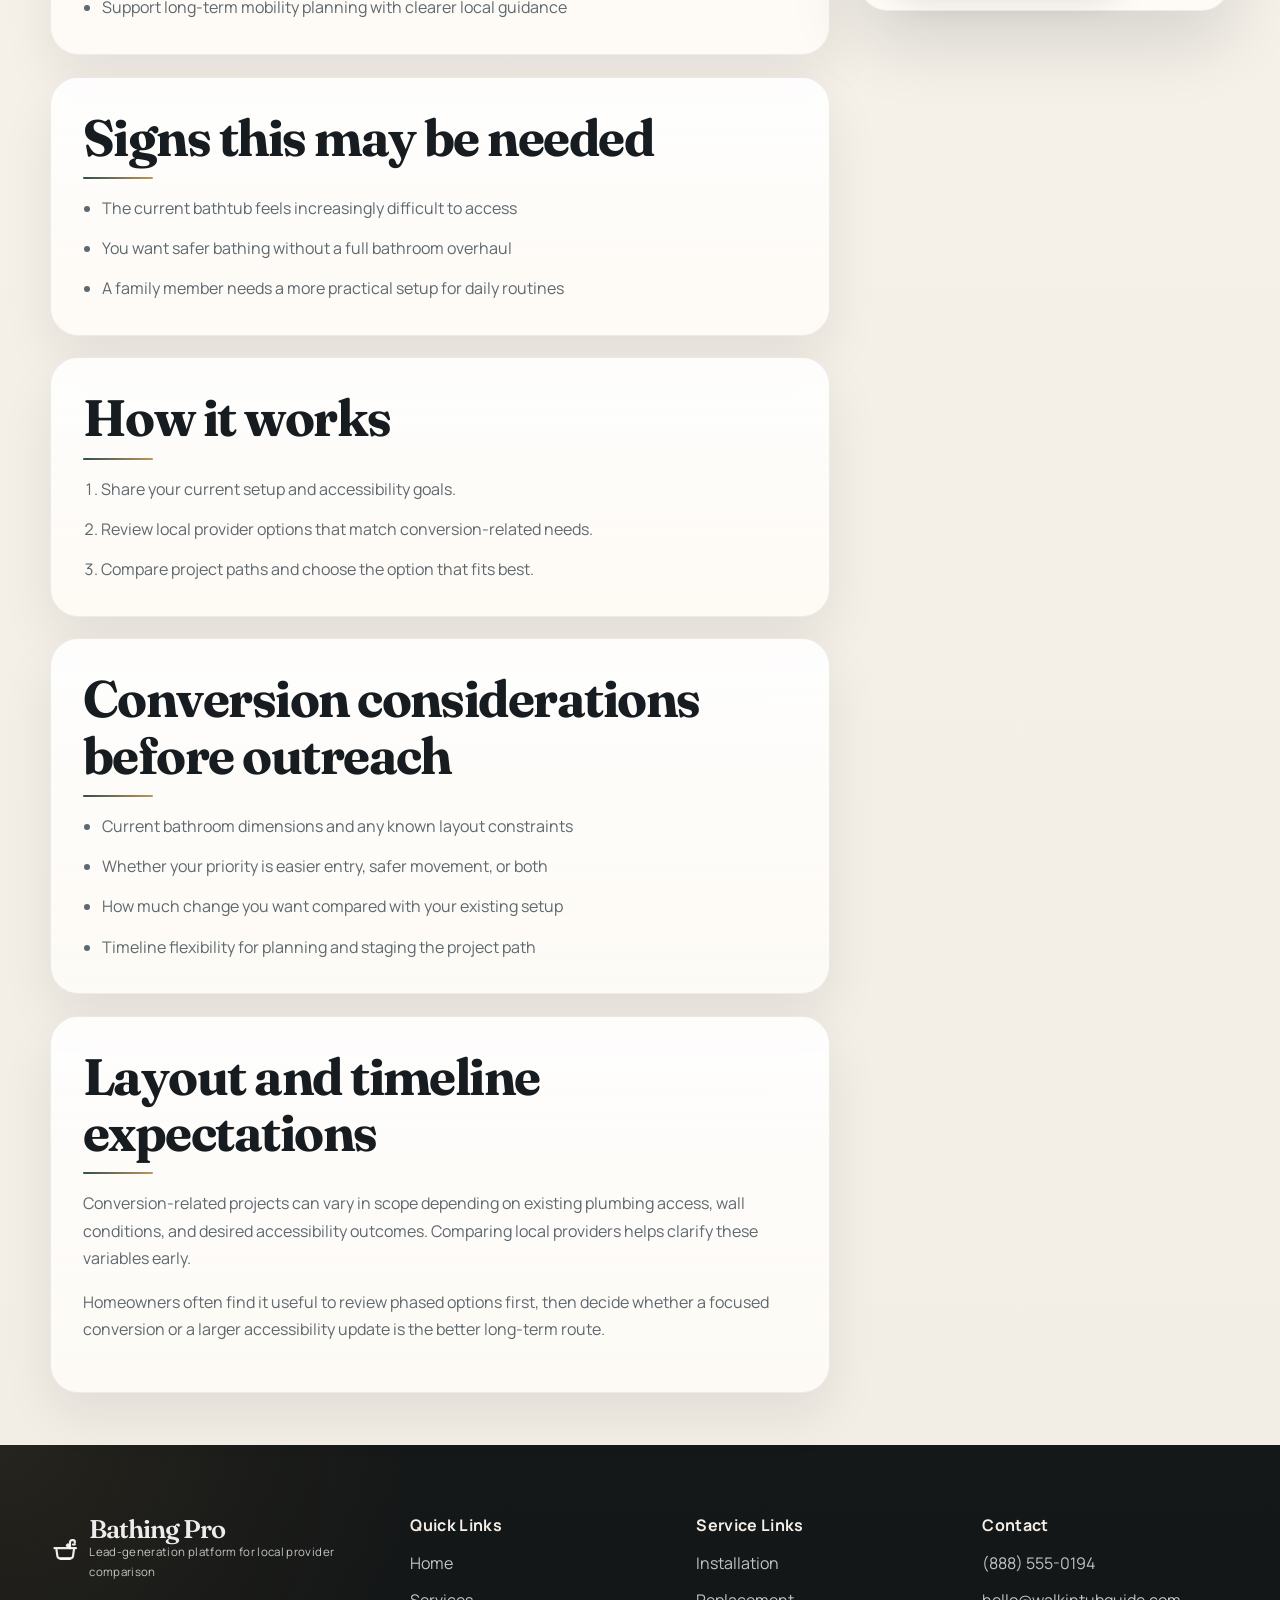
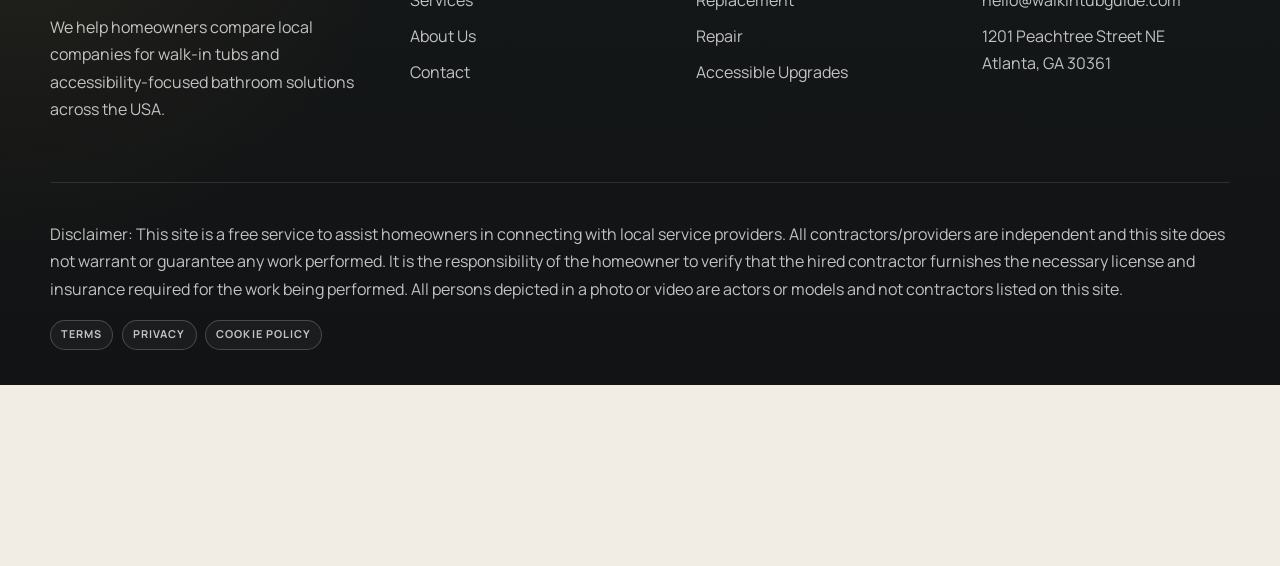
<file: services/walk-in-tub-conversion.html>
<!DOCTYPE html>
<html lang="en">
<head>
  <meta charset="UTF-8">
  <meta name="viewport" content="width=device-width, initial-scale=1.0">
  <title>Walk-In Tub Conversion | Bathing Pro</title>
  <meta name="description" content="Compare local providers for walk-in tub conversion and easier-access bathroom modification projects.">
  <link rel="icon" type="image/svg+xml" href="../assets/images/favicon.svg">
  <link rel="preconnect" href="https://fonts.googleapis.com">
  <link rel="preconnect" href="https://fonts.gstatic.com" crossorigin>
  <link href="https://fonts.googleapis.com/css2?family=Manrope:wght@400;500;600;700;800&family=Fraunces:opsz,wght@9..144,600;9..144,700&display=swap" rel="stylesheet">
  <link rel="stylesheet" href="../assets/css/style.css">
  <link rel="stylesheet" href="../assets/css/service-single.css">
</head>
<body data-page="service-single">
<header class="site-header">
  <div class="container header-shell">
    <a class="brand" href="../index.html" aria-label="Bathing Pro home">
      <span class="brand-mark">WT</span>
      <span class="brand-text">
        <strong>Bathing Pro</strong>
        <small>Compare local providers with confidence</small>
      </span>
    </a>

    <nav class="site-nav" id="site-nav" aria-label="Primary navigation">
      <a href="../index.html">Home</a>
      <a href="../services.html" class="is-active">Services</a>
      <a href="../about.html">About</a>
      <a href="../contact.html">Contact</a>
    </nav>

    <div class="header-actions">
      <a class="header-phone mobile-phone" href="tel:+18885550194" aria-label="Call now">
        <span aria-hidden="true">☎</span>
      </a>

      <a class="header-phone desktop-phone" href="tel:+18885550194">
        <span aria-hidden="true">☎</span>
        <span>Call Now (888) 555-0194</span>
      </a>

      <button class="nav-toggle" type="button" aria-expanded="false" aria-controls="mobile-menu-panel"
        aria-label="Open menu">
        <span class="nav-icon nav-icon-open" aria-hidden="true">
          <svg viewBox="0 0 24 24" role="img" focusable="false">
            <path d="M4 7h16M4 12h16M4 17h16" />
          </svg>
        </span>
        <span class="nav-icon nav-icon-close" aria-hidden="true">
          <svg viewBox="0 0 24 24" role="img" focusable="false">
            <path d="M6 6l12 12M18 6l-12 12" />
          </svg>
        </span>
      </button>
    </div>
  </div>
</header>

<aside class="mobile-menu-panel" id="mobile-menu-panel" aria-hidden="true" aria-label="Mobile navigation">
  <div class="mobile-menu-shell">
    <div class="mobile-menu-topbar">
      <a class="mobile-menu-brand" href="../index.html">Bathing Pro</a>

      <button type="button" class="mobile-menu-close" aria-label="Close menu">
        <svg viewBox="0 0 24 24" role="img" focusable="false" aria-hidden="true">
          <path d="M6 6l12 12M18 6l-12 12" />
        </svg>
      </button>
    </div>

    <nav class="mobile-menu-nav" aria-label="Mobile primary navigation">
      <a href="../index.html">Home</a>

      <div class="mobile-menu-accordion-item">
        <button type="button" class="mobile-menu-accordion-toggle" aria-expanded="false"
          aria-controls="mobile-services-submenu">
          <span>Services</span>
          <svg viewBox="0 0 24 24" role="img" focusable="false" aria-hidden="true">
            <path d="M7 10l5 5 5-5" />
          </svg>
        </button>

        <div class="mobile-menu-accordion-panel" id="mobile-services-submenu" aria-hidden="true">
          <a href="../services/walk-in-tub-installation.html">Walk-In Tub Installation</a>
          <a href="../services/walk-in-tub-replacement.html">Walk-In Tub Replacement</a>
          <a href="../services/walk-in-tub-repair.html">Walk-In Tub Repair</a>
          <a href="../services/bathtub-safety-modifications.html">Bath Safety Upgrades</a>
          <a href="../services/walk-in-tub-repair.html">Walk-In Tub Maintenance</a>
          <a href="../contact.html">Walk-In Tub Consultation</a>
        </div>
      </div>

      <a href="../about.html">About</a>
      <a href="../contact.html">Contact</a>
    </nav>

    <div class="mobile-menu-contact">
      <p>Contact</p>
      <a href="tel:+18885550194">(888) 555-0194</a>
      <a href="mailto:hello@walkintubguide.com">hello@walkintubguide.com</a>
      <span>1201 Peachtree Street NE, Atlanta, GA 30361</span>
    </div>
  </div>
</aside>
  <main>
    <section class="page-hero service-hero"><div class="container"><span class="eyebrow">Walk-In Tub Conversion</span><h1>Compare local providers for walk-in tub conversion projects.</h1><p>Some homeowners want a more accessible bathing setup without starting from scratch. Our platform helps simplify the search for local companies offering conversion-related bathroom modifications.</p></div></section>
    <section class="section service-identity"><div class="container"><article class="detail-card service-identity-card"><span class="eyebrow">Service Profile</span><h2>For adapting an existing bathroom layout.</h2><p>This category is aimed at homeowners exploring conversion-style projects that improve entry and daily usability in an existing space, while comparing local providers to understand how much change is practical for their current bathroom.</p></article></div></section>
    <section class="section service-layout"><div class="container"><div class="content-grid"><div class="content-stack">
      <section class="detail-card"><h2>Service overview</h2><p>Conversion projects can involve reworking an existing bathroom setup to improve access and usability. Comparing local providers can help clarify what level of change is practical for your space and goals.</p></section>
      <section class="detail-card"><h2>Benefits</h2><ul class="detail-list"><li>Explore more accessible bathing options for an existing space</li><li>Improve comfort and convenience for daily use</li><li>Support long-term mobility planning with clearer local guidance</li></ul></section>
      <section class="detail-card"><h2>Signs this may be needed</h2><ul class="detail-list"><li>The current bathtub feels increasingly difficult to access</li><li>You want safer bathing without a full bathroom overhaul</li><li>A family member needs a more practical setup for daily routines</li></ul></section>
      <section class="detail-card"><h2>How it works</h2><ol class="detail-list ordered"><li>Share your current setup and accessibility goals.</li><li>Review local provider options that match conversion-related needs.</li><li>Compare project paths and choose the option that fits best.</li></ol></section>
      <section class="detail-card"><h2>Conversion considerations before outreach</h2><ul class="detail-list"><li>Current bathroom dimensions and any known layout constraints</li><li>Whether your priority is easier entry, safer movement, or both</li><li>How much change you want compared with your existing setup</li><li>Timeline flexibility for planning and staging the project path</li></ul></section>
      <section class="detail-card"><h2>Layout and timeline expectations</h2><p>Conversion-related projects can vary in scope depending on existing plumbing access, wall conditions, and desired accessibility outcomes. Comparing local providers helps clarify these variables early.</p><p>Homeowners often find it useful to review phased options first, then decide whether a focused conversion or a larger accessibility update is the better long-term route.</p></section>
    </div><aside class="sticky-cta"><div class="cta-box"><span class="eyebrow">Planning a conversion?</span><h2>See easier-access project paths.</h2><p>Request information for bathroom solutions that fit your goals.</p><a class="btn btn-primary" href="../contact.html">Request Provider Info</a></div></aside></div></div></section>
  </main>
  <footer class="site-footer"><div class="container footer-grid"><div><a class="brand footer-brand" href="../index.html"><span class="brand-mark">WT</span><span class="brand-text"><strong>Bathing Pro</strong><small>Lead-generation platform for local provider comparison</small></span></a><p>We help homeowners compare local companies for walk-in tubs and accessibility-focused bathroom solutions across the USA.</p></div><div><h3>Quick Links</h3><ul><li><a href="../index.html">Home</a></li><li><a href="../services.html">Services</a></li><li><a href="../about.html">About Us</a></li><li><a href="../contact.html">Contact</a></li></ul></div><div><h3>Service Links</h3><ul><li><a href="walk-in-tub-installation.html">Installation</a></li><li><a href="walk-in-tub-replacement.html">Replacement</a></li><li><a href="walk-in-tub-repair.html">Repair</a></li><li><a href="accessible-bathroom-upgrades.html">Accessible Upgrades</a></li></ul></div><div><h3>Contact</h3><ul><li><a href="tel:+18885550194">(888) 555-0194</a></li><li><a href="mailto:hello@walkintubguide.com">hello@walkintubguide.com</a></li><li>1201 Peachtree Street NE<br>Atlanta, GA 30361</li></ul></div></div><div class="container footer-legal"><p>Disclaimer: This site is a free service to assist homeowners in connecting with local service providers. All contractors/providers are independent and this site does not warrant or guarantee any work performed. It is the responsibility of the homeowner to verify that the hired contractor furnishes the necessary license and insurance required for the work being performed. All persons depicted in a photo or video are actors or models and not contractors listed on this site.</p></div></footer>
  <script src="../assets/js/main.js" defer></script>
  <script src="../assets/js/service-single.js" defer></script>
</body>
</html>
</file>
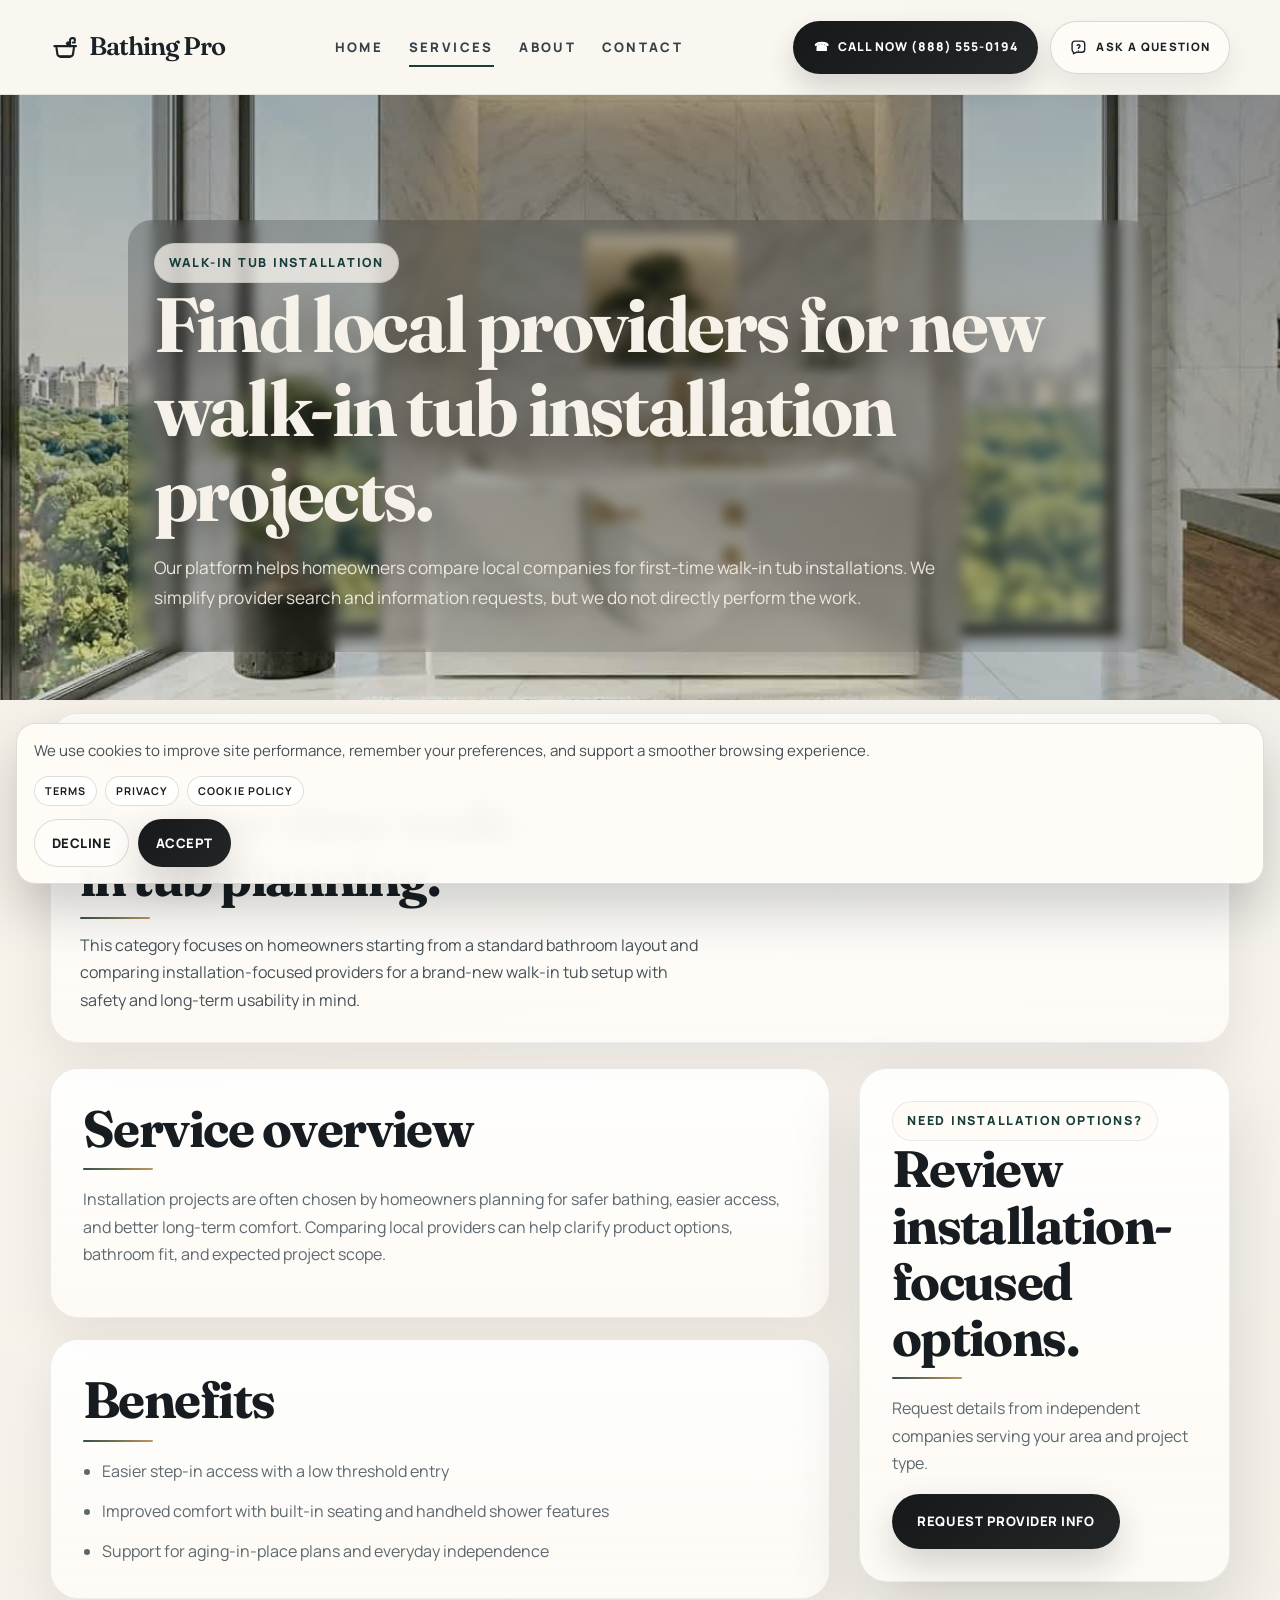
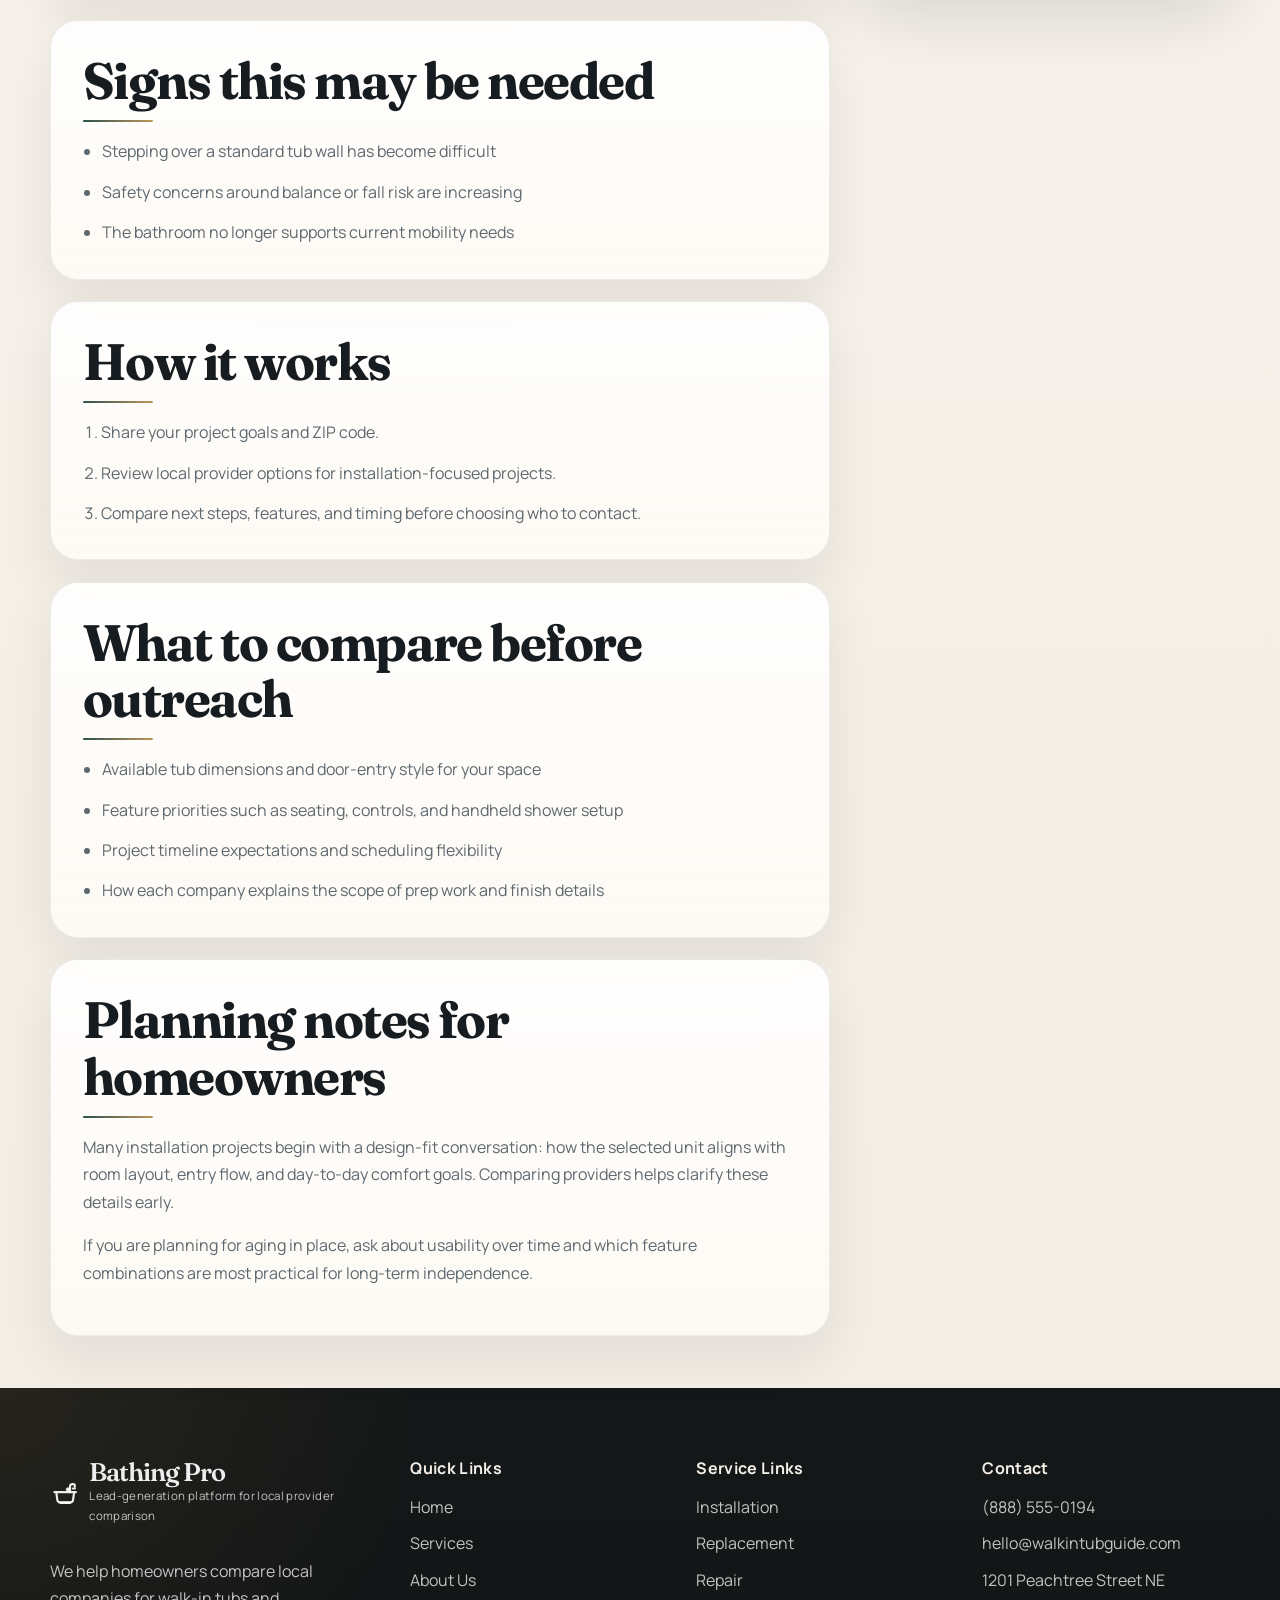
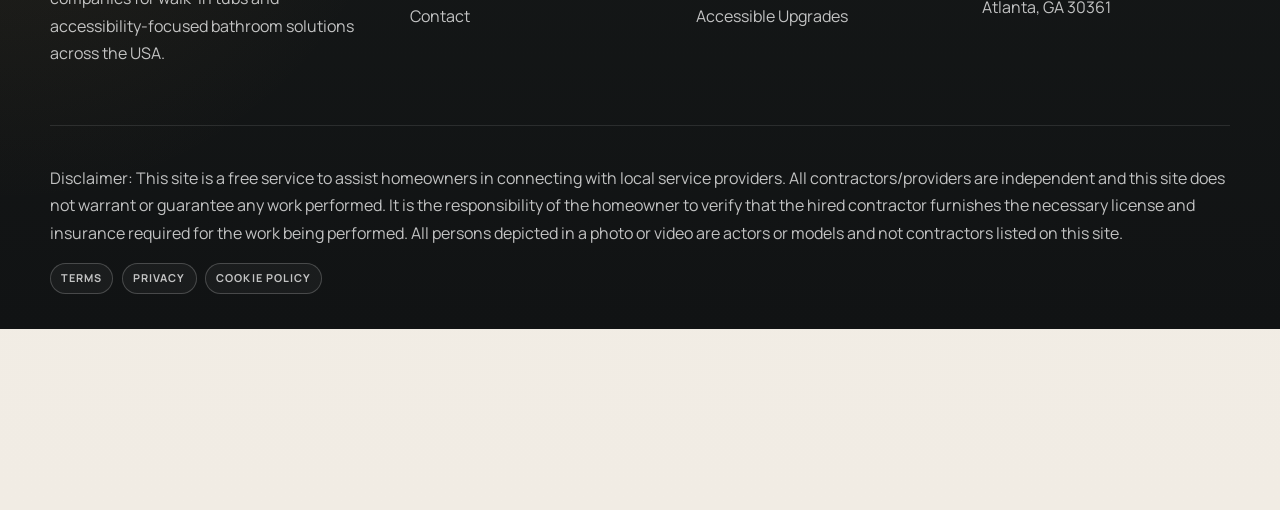
<file: services/walk-in-tub-installation.html>
<!DOCTYPE html>
<html lang="en">
<head>
  <meta charset="UTF-8">
  <meta name="viewport" content="width=device-width, initial-scale=1.0">
  <title>Walk-In Tub Installation | Bathing Pro</title>
  <meta name="description" content="Compare local providers for walk-in tub installation projects and safer bathroom planning.">
  <link rel="icon" type="image/svg+xml" href="../assets/images/favicon.svg">
  <link rel="preconnect" href="https://fonts.googleapis.com">
  <link rel="preconnect" href="https://fonts.gstatic.com" crossorigin>
  <link href="https://fonts.googleapis.com/css2?family=Manrope:wght@400;500;600;700;800&family=Fraunces:opsz,wght@9..144,600;9..144,700&display=swap" rel="stylesheet">
  <link rel="stylesheet" href="../assets/css/style.css">
  <link rel="stylesheet" href="../assets/css/service-single.css">
</head>
<body data-page="service-single">
<header class="site-header">
  <div class="container header-shell">
    <a class="brand" href="../index.html" aria-label="Bathing Pro home">
      <span class="brand-mark">WT</span>
      <span class="brand-text">
        <strong>Bathing Pro</strong>
        <small>Compare local providers with confidence</small>
      </span>
    </a>

    <nav class="site-nav" id="site-nav" aria-label="Primary navigation">
      <a href="../index.html">Home</a>
      <a href="../services.html" class="is-active">Services</a>
      <a href="../about.html">About</a>
      <a href="../contact.html">Contact</a>
    </nav>

    <div class="header-actions">
      <a class="header-phone mobile-phone" href="tel:+18885550194" aria-label="Call now">
        <span aria-hidden="true">☎</span>
      </a>

      <a class="header-phone desktop-phone" href="tel:+18885550194">
        <span aria-hidden="true">☎</span>
        <span>Call Now (888) 555-0194</span>
      </a>

      <button class="nav-toggle" type="button" aria-expanded="false" aria-controls="mobile-menu-panel"
        aria-label="Open menu">
        <span class="nav-icon nav-icon-open" aria-hidden="true">
          <svg viewBox="0 0 24 24" role="img" focusable="false">
            <path d="M4 7h16M4 12h16M4 17h16" />
          </svg>
        </span>
        <span class="nav-icon nav-icon-close" aria-hidden="true">
          <svg viewBox="0 0 24 24" role="img" focusable="false">
            <path d="M6 6l12 12M18 6l-12 12" />
          </svg>
        </span>
      </button>
    </div>
  </div>
</header>

<aside class="mobile-menu-panel" id="mobile-menu-panel" aria-hidden="true" aria-label="Mobile navigation">
  <div class="mobile-menu-shell">
    <div class="mobile-menu-topbar">
      <a class="mobile-menu-brand" href="../index.html">Bathing Pro</a>

      <button type="button" class="mobile-menu-close" aria-label="Close menu">
        <svg viewBox="0 0 24 24" role="img" focusable="false" aria-hidden="true">
          <path d="M6 6l12 12M18 6l-12 12" />
        </svg>
      </button>
    </div>

    <nav class="mobile-menu-nav" aria-label="Mobile primary navigation">
      <a href="../index.html">Home</a>

      <div class="mobile-menu-accordion-item">
        <button type="button" class="mobile-menu-accordion-toggle" aria-expanded="false"
          aria-controls="mobile-services-submenu">
          <span>Services</span>
          <svg viewBox="0 0 24 24" role="img" focusable="false" aria-hidden="true">
            <path d="M7 10l5 5 5-5" />
          </svg>
        </button>

        <div class="mobile-menu-accordion-panel" id="mobile-services-submenu" aria-hidden="true">
          <a href="../services/walk-in-tub-installation.html">Walk-In Tub Installation</a>
          <a href="../services/walk-in-tub-replacement.html">Walk-In Tub Replacement</a>
          <a href="../services/walk-in-tub-repair.html">Walk-In Tub Repair</a>
          <a href="../services/bathtub-safety-modifications.html">Bath Safety Upgrades</a>
          <a href="../services/walk-in-tub-repair.html">Walk-In Tub Maintenance</a>
          <a href="../contact.html">Walk-In Tub Consultation</a>
        </div>
      </div>

      <a href="../about.html">About</a>
      <a href="../contact.html">Contact</a>
    </nav>

    <div class="mobile-menu-contact">
      <p>Contact</p>
      <a href="tel:+18885550194">(888) 555-0194</a>
      <a href="mailto:hello@walkintubguide.com">hello@walkintubguide.com</a>
      <span>1201 Peachtree Street NE, Atlanta, GA 30361</span>
    </div>
  </div>
</aside>
  <main>
    <section class="page-hero service-hero">
      <div class="container">
        <span class="eyebrow">Walk-In Tub Installation</span>
        <h1>Find local providers for new walk-in tub installation projects.</h1>
        <p>Our platform helps homeowners compare local companies for first-time walk-in tub installations. We simplify provider search and information requests, but we do not directly perform the work.</p>
      </div>
    </section>
    <section class="section service-identity">
      <div class="container">
        <article class="detail-card service-identity-card">
          <span class="eyebrow">Service Profile</span>
          <h2>For first-time walk-in tub planning.</h2>
          <p>This category focuses on homeowners starting from a standard bathroom layout and comparing installation-focused providers for a brand-new walk-in tub setup with safety and long-term usability in mind.</p>
        </article>
      </div>
    </section>
    <section class="section service-layout">
      <div class="container">
        <div class="content-grid">
          <div class="content-stack">
            <section class="detail-card">
              <h2>Service overview</h2>
              <p>Installation projects are often chosen by homeowners planning for safer bathing, easier access, and better long-term comfort. Comparing local providers can help clarify product options, bathroom fit, and expected project scope.</p>
            </section>
            <section class="detail-card">
              <h2>Benefits</h2>
              <ul class="detail-list">
                <li>Easier step-in access with a low threshold entry</li>
                <li>Improved comfort with built-in seating and handheld shower features</li>
                <li>Support for aging-in-place plans and everyday independence</li>
              </ul>
            </section>
            <section class="detail-card">
              <h2>Signs this may be needed</h2>
              <ul class="detail-list">
                <li>Stepping over a standard tub wall has become difficult</li>
                <li>Safety concerns around balance or fall risk are increasing</li>
                <li>The bathroom no longer supports current mobility needs</li>
              </ul>
            </section>
            <section class="detail-card">
              <h2>How it works</h2>
              <ol class="detail-list ordered">
                <li>Share your project goals and ZIP code.</li>
                <li>Review local provider options for installation-focused projects.</li>
                <li>Compare next steps, features, and timing before choosing who to contact.</li>
              </ol>
            </section>
            <section class="detail-card">
              <h2>What to compare before outreach</h2>
              <ul class="detail-list">
                <li>Available tub dimensions and door-entry style for your space</li>
                <li>Feature priorities such as seating, controls, and handheld shower setup</li>
                <li>Project timeline expectations and scheduling flexibility</li>
                <li>How each company explains the scope of prep work and finish details</li>
              </ul>
            </section>
            <section class="detail-card">
              <h2>Planning notes for homeowners</h2>
              <p>Many installation projects begin with a design-fit conversation: how the selected unit aligns with room layout, entry flow, and day-to-day comfort goals. Comparing providers helps clarify these details early.</p>
              <p>If you are planning for aging in place, ask about usability over time and which feature combinations are most practical for long-term independence.</p>
            </section>
          </div>
          <aside class="sticky-cta">
            <div class="cta-box">
              <span class="eyebrow">Need installation options?</span>
              <h2>Review installation-focused options.</h2>
              <p>Request details from independent companies serving your area and project type.</p>
              <a class="btn btn-primary" href="../contact.html">Request Provider Info</a>
            </div>
          </aside>
        </div>
      </div>
    </section>
  </main>
  <footer class="site-footer">
    <div class="container footer-grid">
      <div><a class="brand footer-brand" href="../index.html"><span class="brand-mark">WT</span><span class="brand-text"><strong>Bathing Pro</strong><small>Lead-generation platform for local provider comparison</small></span></a><p>We help homeowners compare local companies for walk-in tubs and accessibility-focused bathroom solutions across the USA.</p></div>
      <div><h3>Quick Links</h3><ul><li><a href="../index.html">Home</a></li><li><a href="../services.html">Services</a></li><li><a href="../about.html">About Us</a></li><li><a href="../contact.html">Contact</a></li></ul></div>
      <div><h3>Service Links</h3><ul><li><a href="walk-in-tub-installation.html">Installation</a></li><li><a href="walk-in-tub-replacement.html">Replacement</a></li><li><a href="walk-in-tub-repair.html">Repair</a></li><li><a href="accessible-bathroom-upgrades.html">Accessible Upgrades</a></li></ul></div>
      <div><h3>Contact</h3><ul><li><a href="tel:+18885550194">(888) 555-0194</a></li><li><a href="mailto:hello@walkintubguide.com">hello@walkintubguide.com</a></li><li>1201 Peachtree Street NE<br>Atlanta, GA 30361</li></ul></div>
    </div>
    <div class="container footer-legal"><p>Disclaimer: This site is a free service to assist homeowners in connecting with local service providers. All contractors/providers are independent and this site does not warrant or guarantee any work performed. It is the responsibility of the homeowner to verify that the hired contractor furnishes the necessary license and insurance required for the work being performed. All persons depicted in a photo or video are actors or models and not contractors listed on this site.</p></div>
  </footer>
  <script src="../assets/js/main.js" defer></script>
  <script src="../assets/js/service-single.js" defer></script>
</body>
</html>
</file>
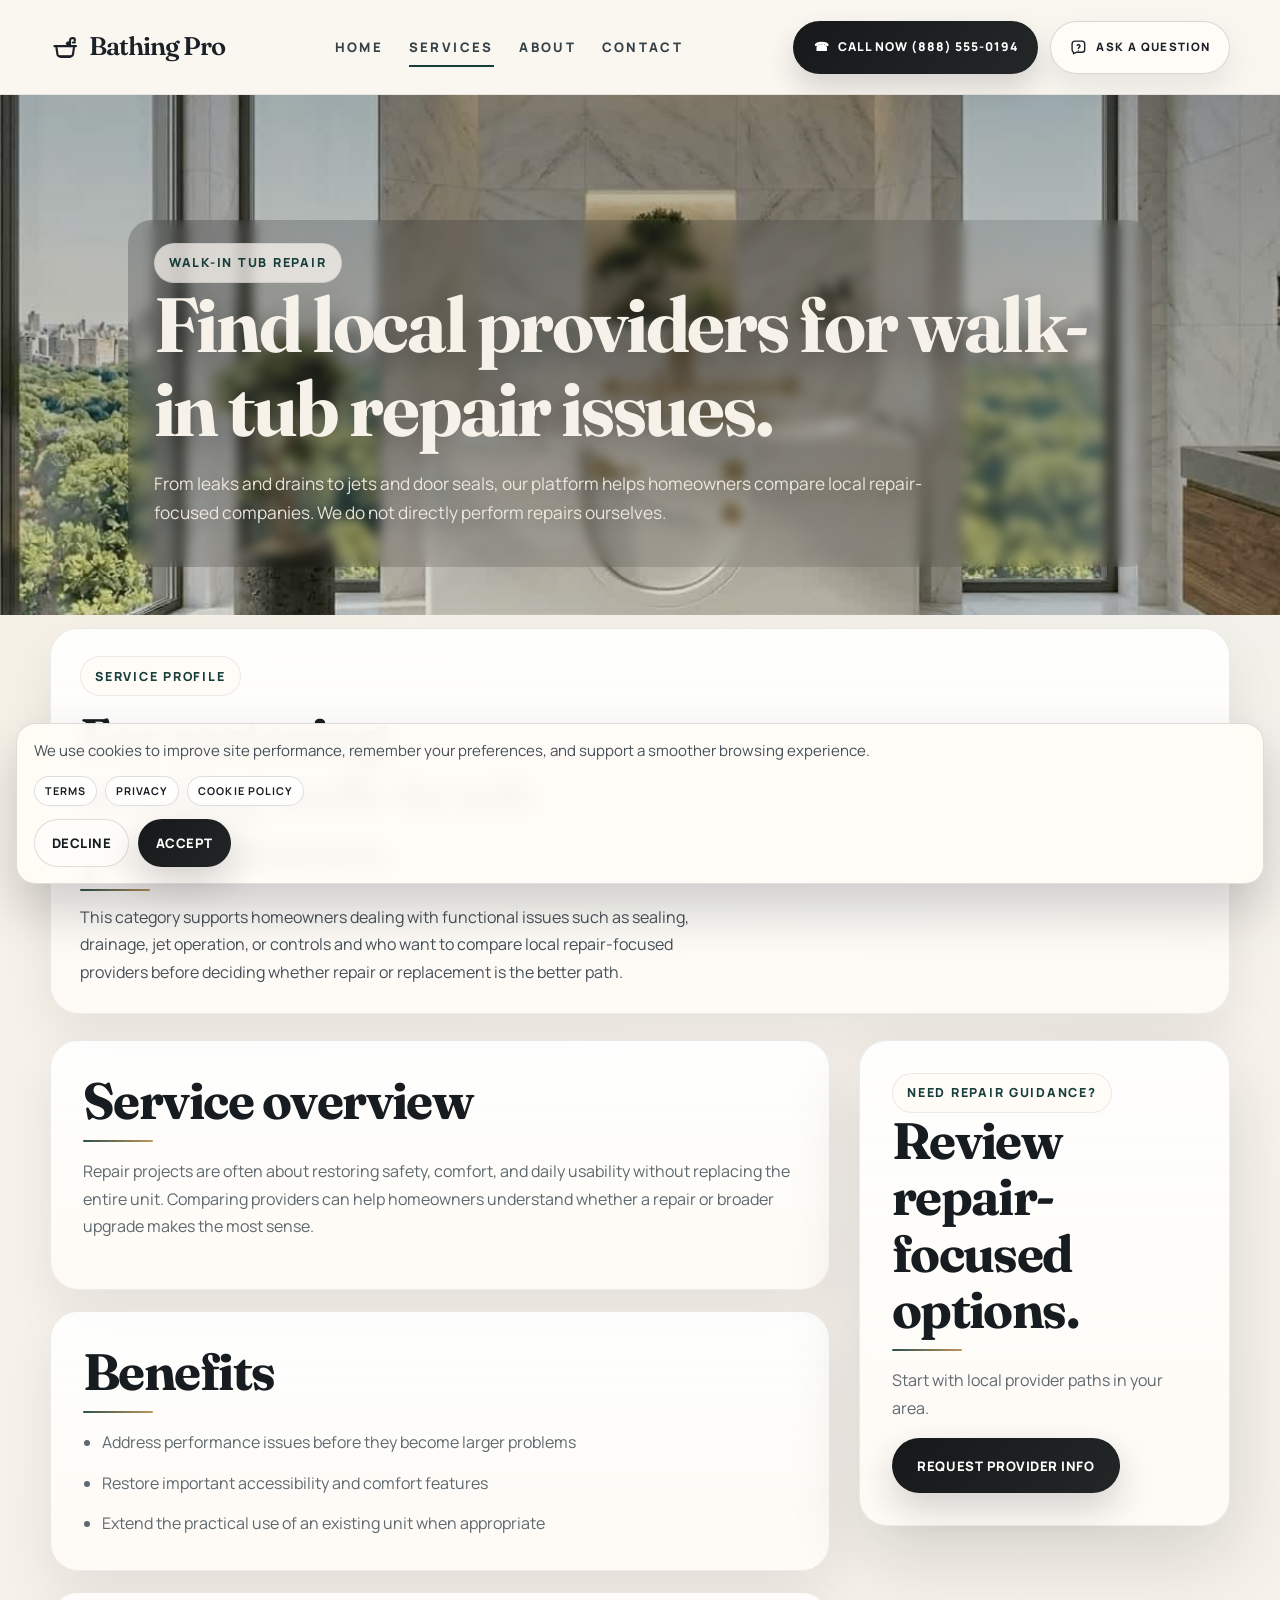
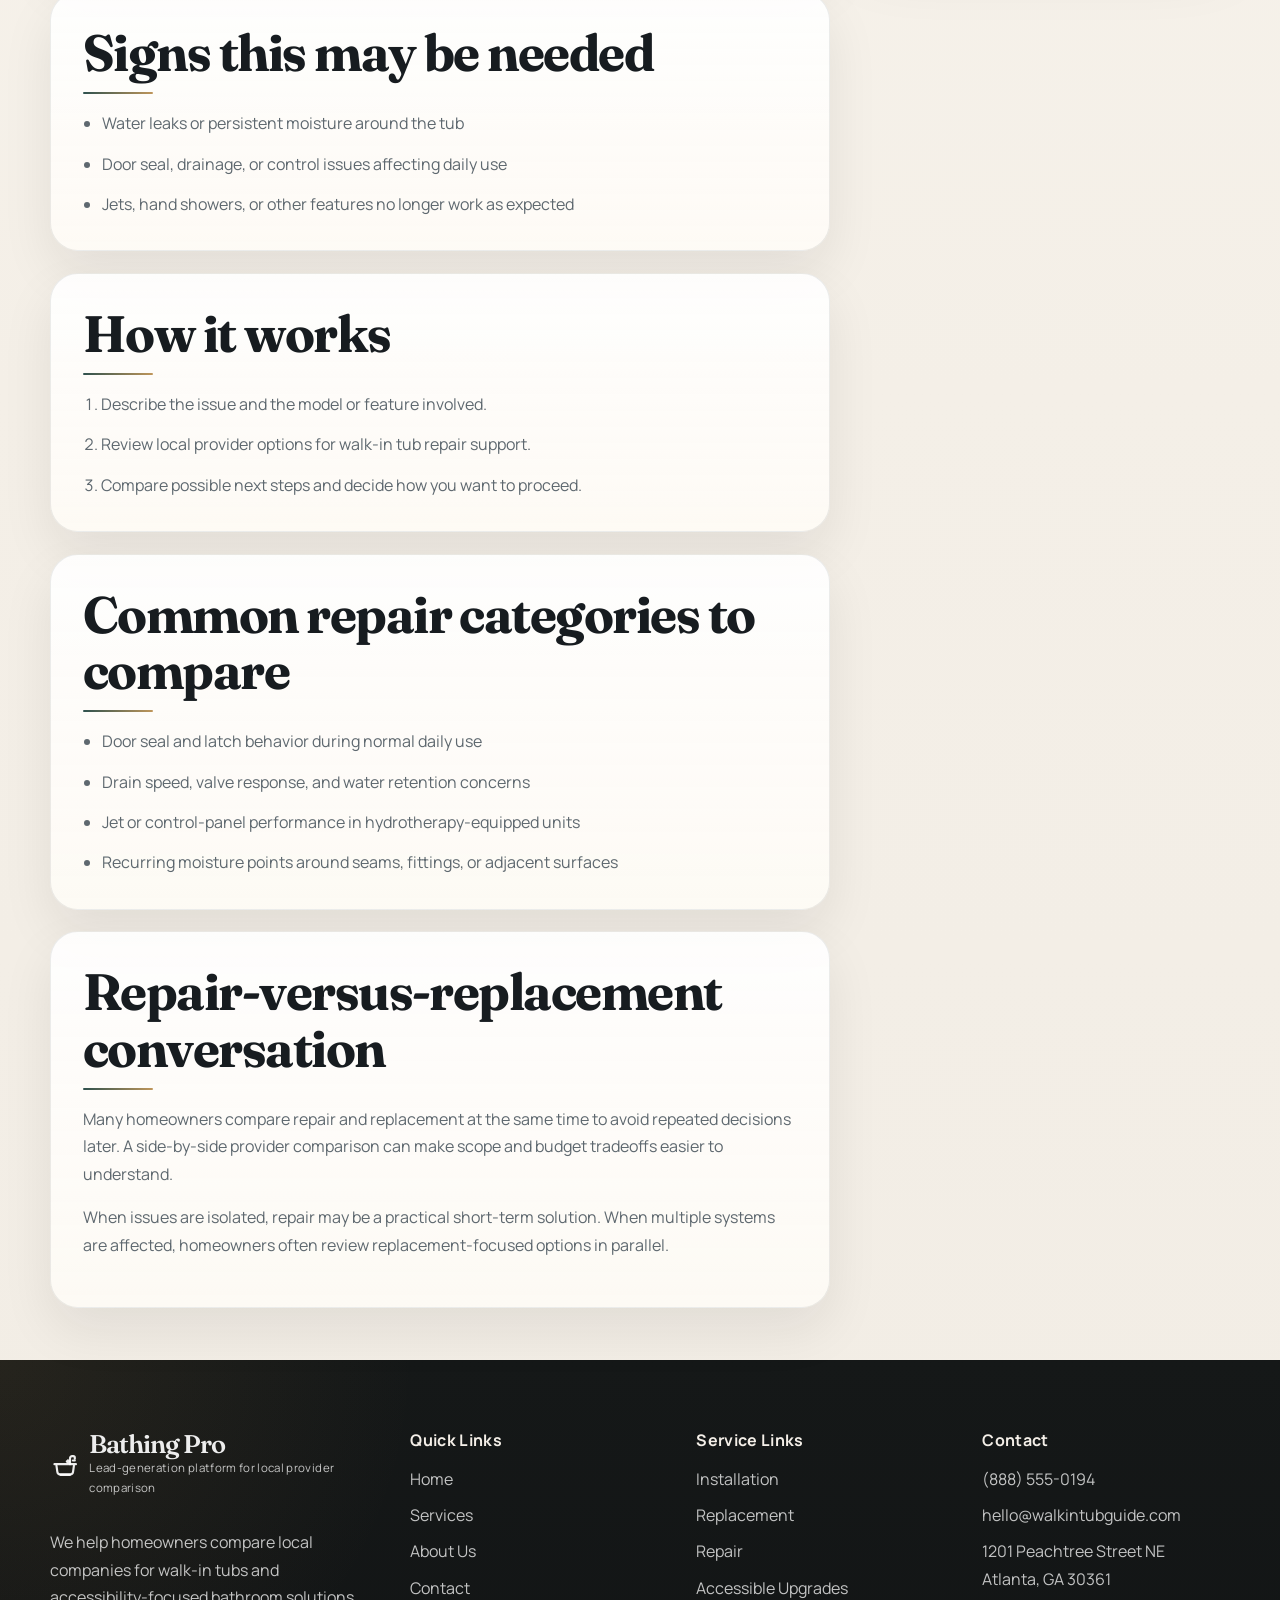
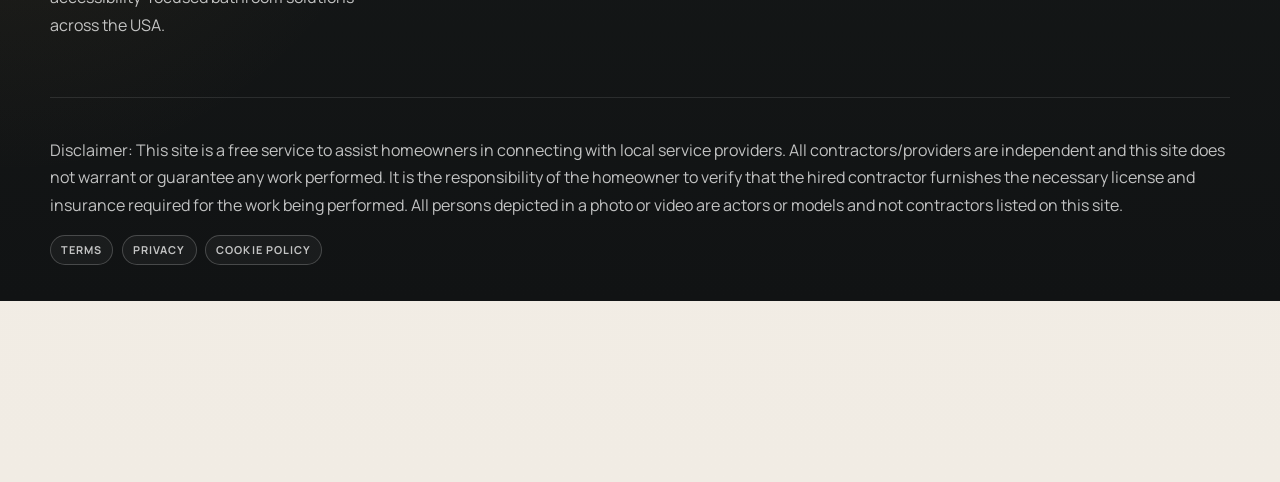
<file: services/walk-in-tub-repair.html>
<!DOCTYPE html>
<html lang="en">
<head>
  <meta charset="UTF-8">
  <meta name="viewport" content="width=device-width, initial-scale=1.0">
  <title>Walk-In Tub Repair | Bathing Pro</title>
  <meta name="description" content="Compare local companies for walk-in tub repair needs including leaks, doors, drains, and feature issues.">
  <link rel="icon" type="image/svg+xml" href="../assets/images/favicon.svg">
  <link rel="preconnect" href="https://fonts.googleapis.com">
  <link rel="preconnect" href="https://fonts.gstatic.com" crossorigin>
  <link href="https://fonts.googleapis.com/css2?family=Manrope:wght@400;500;600;700;800&family=Fraunces:opsz,wght@9..144,600;9..144,700&display=swap" rel="stylesheet">
  <link rel="stylesheet" href="../assets/css/style.css">
  <link rel="stylesheet" href="../assets/css/service-single.css">
</head>
<body data-page="service-single">
<header class="site-header">
  <div class="container header-shell">
    <a class="brand" href="../index.html" aria-label="Bathing Pro home">
      <span class="brand-mark">WT</span>
      <span class="brand-text">
        <strong>Bathing Pro</strong>
        <small>Compare local providers with confidence</small>
      </span>
    </a>

    <nav class="site-nav" id="site-nav" aria-label="Primary navigation">
      <a href="../index.html">Home</a>
      <a href="../services.html" class="is-active">Services</a>
      <a href="../about.html">About</a>
      <a href="../contact.html">Contact</a>
    </nav>

    <div class="header-actions">
      <a class="header-phone mobile-phone" href="tel:+18885550194" aria-label="Call now">
        <span aria-hidden="true">☎</span>
      </a>

      <a class="header-phone desktop-phone" href="tel:+18885550194">
        <span aria-hidden="true">☎</span>
        <span>Call Now (888) 555-0194</span>
      </a>

      <button class="nav-toggle" type="button" aria-expanded="false" aria-controls="mobile-menu-panel"
        aria-label="Open menu">
        <span class="nav-icon nav-icon-open" aria-hidden="true">
          <svg viewBox="0 0 24 24" role="img" focusable="false">
            <path d="M4 7h16M4 12h16M4 17h16" />
          </svg>
        </span>
        <span class="nav-icon nav-icon-close" aria-hidden="true">
          <svg viewBox="0 0 24 24" role="img" focusable="false">
            <path d="M6 6l12 12M18 6l-12 12" />
          </svg>
        </span>
      </button>
    </div>
  </div>
</header>

<aside class="mobile-menu-panel" id="mobile-menu-panel" aria-hidden="true" aria-label="Mobile navigation">
  <div class="mobile-menu-shell">
    <div class="mobile-menu-topbar">
      <a class="mobile-menu-brand" href="../index.html">Bathing Pro</a>

      <button type="button" class="mobile-menu-close" aria-label="Close menu">
        <svg viewBox="0 0 24 24" role="img" focusable="false" aria-hidden="true">
          <path d="M6 6l12 12M18 6l-12 12" />
        </svg>
      </button>
    </div>

    <nav class="mobile-menu-nav" aria-label="Mobile primary navigation">
      <a href="../index.html">Home</a>

      <div class="mobile-menu-accordion-item">
        <button type="button" class="mobile-menu-accordion-toggle" aria-expanded="false"
          aria-controls="mobile-services-submenu">
          <span>Services</span>
          <svg viewBox="0 0 24 24" role="img" focusable="false" aria-hidden="true">
            <path d="M7 10l5 5 5-5" />
          </svg>
        </button>

        <div class="mobile-menu-accordion-panel" id="mobile-services-submenu" aria-hidden="true">
          <a href="../services/walk-in-tub-installation.html">Walk-In Tub Installation</a>
          <a href="../services/walk-in-tub-replacement.html">Walk-In Tub Replacement</a>
          <a href="../services/walk-in-tub-repair.html">Walk-In Tub Repair</a>
          <a href="../services/bathtub-safety-modifications.html">Bath Safety Upgrades</a>
          <a href="../services/walk-in-tub-repair.html">Walk-In Tub Maintenance</a>
          <a href="../contact.html">Walk-In Tub Consultation</a>
        </div>
      </div>

      <a href="../about.html">About</a>
      <a href="../contact.html">Contact</a>
    </nav>

    <div class="mobile-menu-contact">
      <p>Contact</p>
      <a href="tel:+18885550194">(888) 555-0194</a>
      <a href="mailto:hello@walkintubguide.com">hello@walkintubguide.com</a>
      <span>1201 Peachtree Street NE, Atlanta, GA 30361</span>
    </div>
  </div>
</aside>
  <main>
    <section class="page-hero service-hero"><div class="container"><span class="eyebrow">Walk-In Tub Repair</span><h1>Find local providers for walk-in tub repair issues.</h1><p>From leaks and drains to jets and door seals, our platform helps homeowners compare local repair-focused companies. We do not directly perform repairs ourselves.</p></div></section>
    <section class="section service-identity"><div class="container"><article class="detail-card service-identity-card"><span class="eyebrow">Service Profile</span><h2>For restoring existing walk-in tub performance.</h2><p>This category supports homeowners dealing with functional issues such as sealing, drainage, jet operation, or controls and who want to compare local repair-focused providers before deciding whether repair or replacement is the better path.</p></article></div></section>
    <section class="section service-layout"><div class="container"><div class="content-grid"><div class="content-stack">
      <section class="detail-card"><h2>Service overview</h2><p>Repair projects are often about restoring safety, comfort, and daily usability without replacing the entire unit. Comparing providers can help homeowners understand whether a repair or broader upgrade makes the most sense.</p></section>
      <section class="detail-card"><h2>Benefits</h2><ul class="detail-list"><li>Address performance issues before they become larger problems</li><li>Restore important accessibility and comfort features</li><li>Extend the practical use of an existing unit when appropriate</li></ul></section>
      <section class="detail-card"><h2>Signs this may be needed</h2><ul class="detail-list"><li>Water leaks or persistent moisture around the tub</li><li>Door seal, drainage, or control issues affecting daily use</li><li>Jets, hand showers, or other features no longer work as expected</li></ul></section>
      <section class="detail-card"><h2>How it works</h2><ol class="detail-list ordered"><li>Describe the issue and the model or feature involved.</li><li>Review local provider options for walk-in tub repair support.</li><li>Compare possible next steps and decide how you want to proceed.</li></ol></section>
      <section class="detail-card"><h2>Common repair categories to compare</h2><ul class="detail-list"><li>Door seal and latch behavior during normal daily use</li><li>Drain speed, valve response, and water retention concerns</li><li>Jet or control-panel performance in hydrotherapy-equipped units</li><li>Recurring moisture points around seams, fittings, or adjacent surfaces</li></ul></section>
      <section class="detail-card"><h2>Repair-versus-replacement conversation</h2><p>Many homeowners compare repair and replacement at the same time to avoid repeated decisions later. A side-by-side provider comparison can make scope and budget tradeoffs easier to understand.</p><p>When issues are isolated, repair may be a practical short-term solution. When multiple systems are affected, homeowners often review replacement-focused options in parallel.</p></section>
    </div><aside class="sticky-cta"><div class="cta-box"><span class="eyebrow">Need repair guidance?</span><h2>Review repair-focused options.</h2><p>Start with local provider paths in your area.</p><a class="btn btn-primary" href="../contact.html">Request Provider Info</a></div></aside></div></div></section>
  </main>
  <footer class="site-footer"><div class="container footer-grid"><div><a class="brand footer-brand" href="../index.html"><span class="brand-mark">WT</span><span class="brand-text"><strong>Bathing Pro</strong><small>Lead-generation platform for local provider comparison</small></span></a><p>We help homeowners compare local companies for walk-in tubs and accessibility-focused bathroom solutions across the USA.</p></div><div><h3>Quick Links</h3><ul><li><a href="../index.html">Home</a></li><li><a href="../services.html">Services</a></li><li><a href="../about.html">About Us</a></li><li><a href="../contact.html">Contact</a></li></ul></div><div><h3>Service Links</h3><ul><li><a href="walk-in-tub-installation.html">Installation</a></li><li><a href="walk-in-tub-replacement.html">Replacement</a></li><li><a href="walk-in-tub-repair.html">Repair</a></li><li><a href="accessible-bathroom-upgrades.html">Accessible Upgrades</a></li></ul></div><div><h3>Contact</h3><ul><li><a href="tel:+18885550194">(888) 555-0194</a></li><li><a href="mailto:hello@walkintubguide.com">hello@walkintubguide.com</a></li><li>1201 Peachtree Street NE<br>Atlanta, GA 30361</li></ul></div></div><div class="container footer-legal"><p>Disclaimer: This site is a free service to assist homeowners in connecting with local service providers. All contractors/providers are independent and this site does not warrant or guarantee any work performed. It is the responsibility of the homeowner to verify that the hired contractor furnishes the necessary license and insurance required for the work being performed. All persons depicted in a photo or video are actors or models and not contractors listed on this site.</p></div></footer>
  <script src="../assets/js/main.js" defer></script>
  <script src="../assets/js/service-single.js" defer></script>
</body>
</html>
</file>
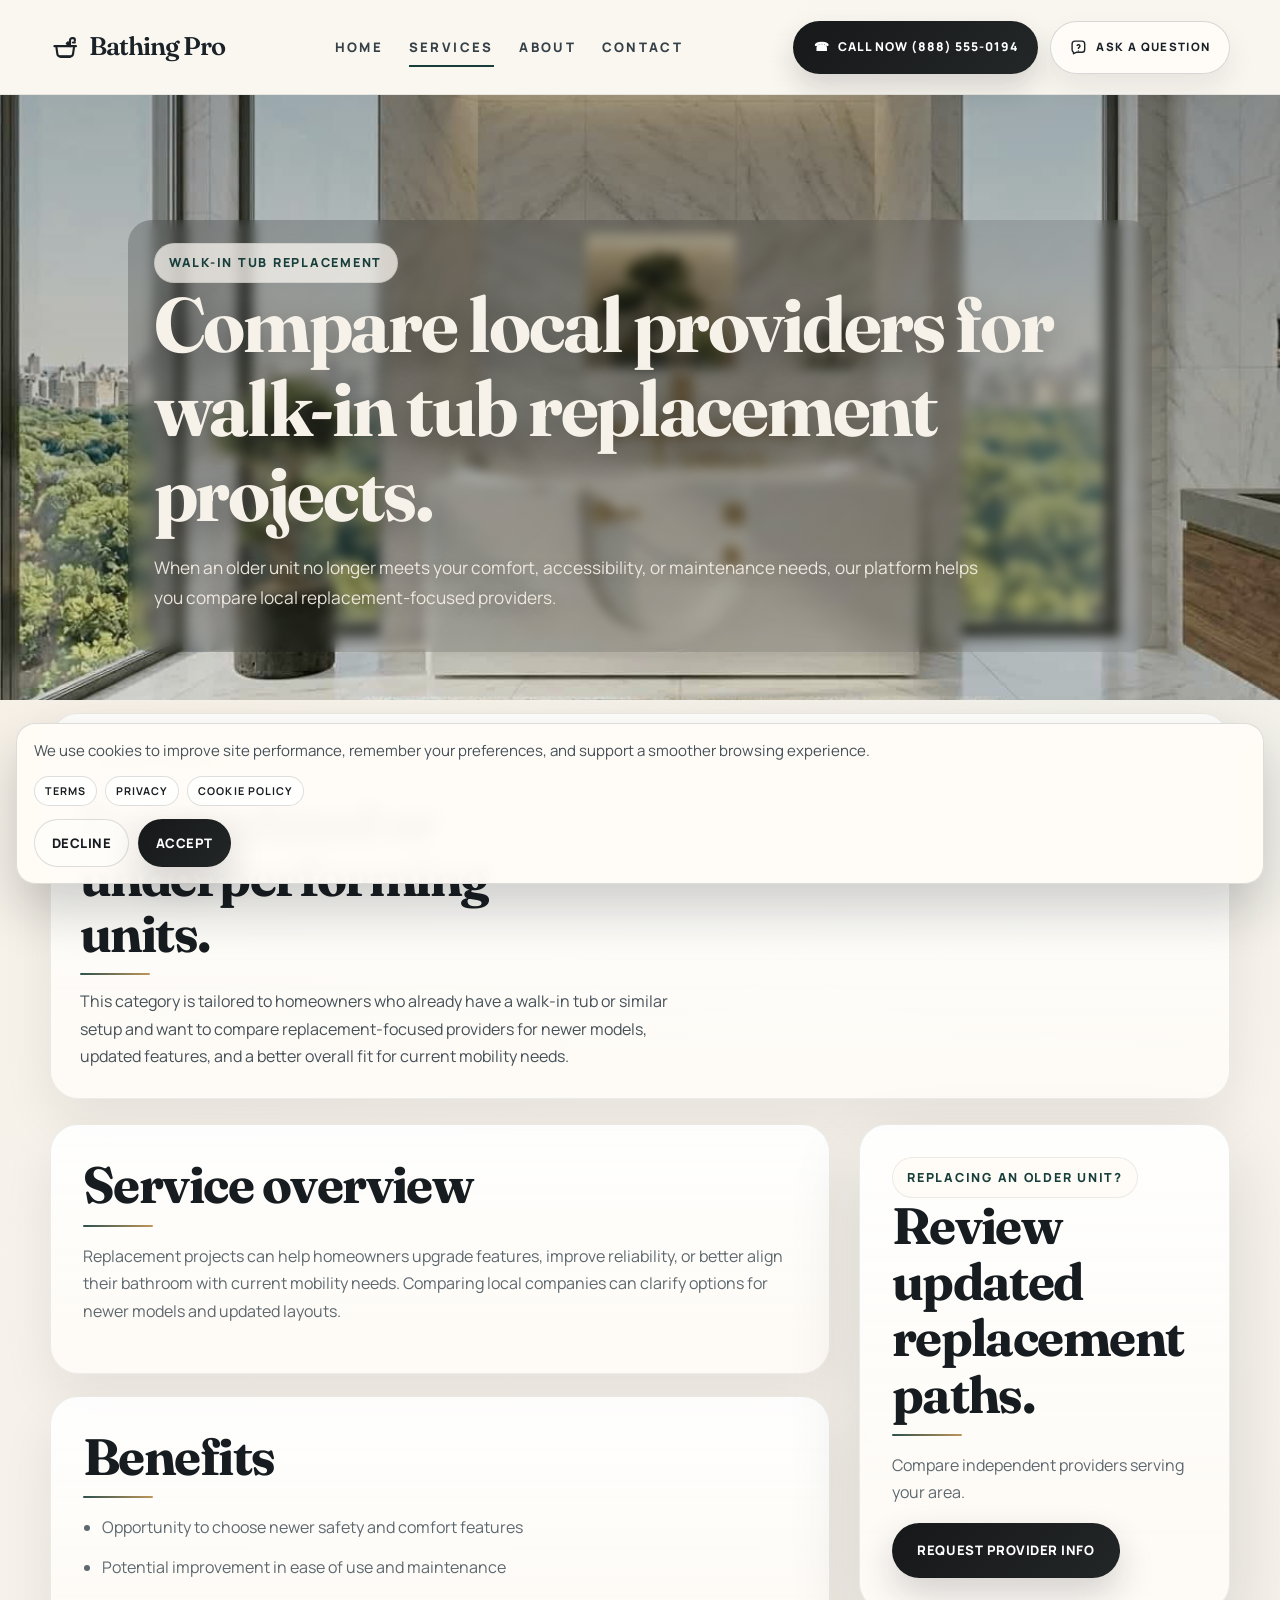
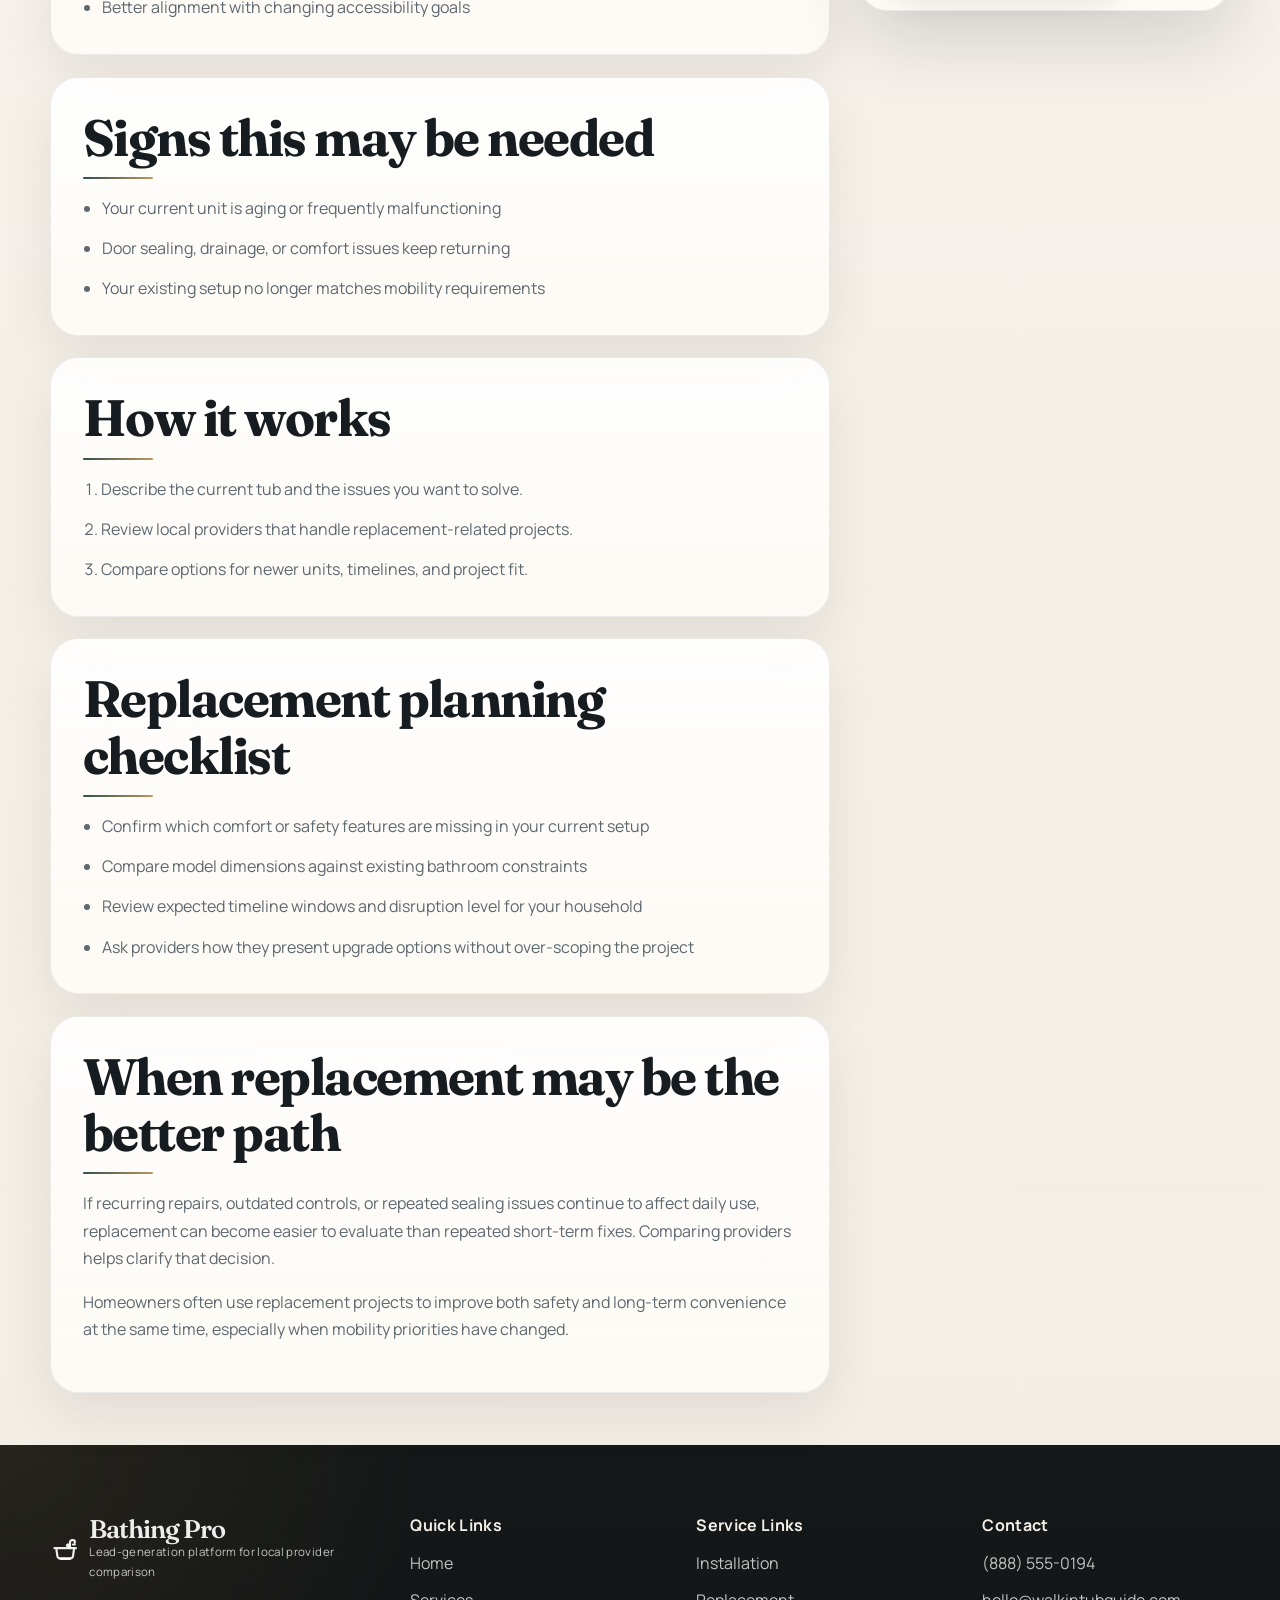
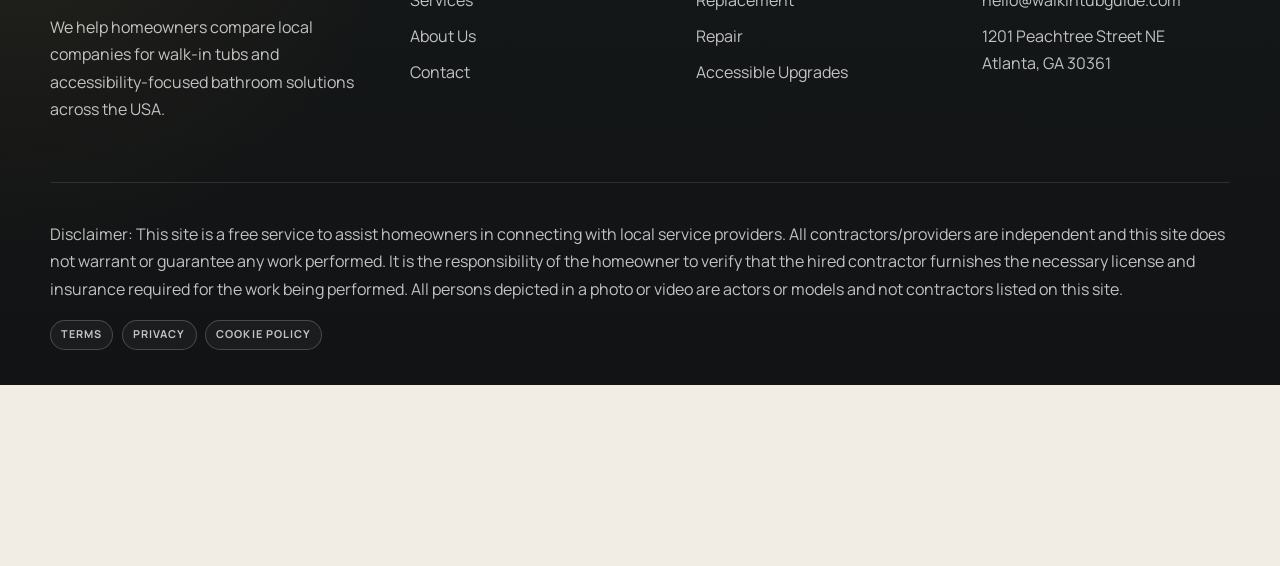
<file: services/walk-in-tub-replacement.html>
<!DOCTYPE html>
<html lang="en">
<head>
  <meta charset="UTF-8">
  <meta name="viewport" content="width=device-width, initial-scale=1.0">
  <title>Walk-In Tub Replacement | Bathing Pro</title>
  <meta name="description" content="Compare local providers for walk-in tub replacement projects and updated accessibility solutions.">
  <link rel="icon" type="image/svg+xml" href="../assets/images/favicon.svg">
  <link rel="preconnect" href="https://fonts.googleapis.com">
  <link rel="preconnect" href="https://fonts.gstatic.com" crossorigin>
  <link href="https://fonts.googleapis.com/css2?family=Manrope:wght@400;500;600;700;800&family=Fraunces:opsz,wght@9..144,600;9..144,700&display=swap" rel="stylesheet">
  <link rel="stylesheet" href="../assets/css/style.css">
  <link rel="stylesheet" href="../assets/css/service-single.css">
</head>
<body data-page="service-single">
<header class="site-header">
  <div class="container header-shell">
    <a class="brand" href="../index.html" aria-label="Bathing Pro home">
      <span class="brand-mark">WT</span>
      <span class="brand-text">
        <strong>Bathing Pro</strong>
        <small>Compare local providers with confidence</small>
      </span>
    </a>

    <nav class="site-nav" id="site-nav" aria-label="Primary navigation">
      <a href="../index.html">Home</a>
      <a href="../services.html" class="is-active">Services</a>
      <a href="../about.html">About</a>
      <a href="../contact.html">Contact</a>
    </nav>

    <div class="header-actions">
      <a class="header-phone mobile-phone" href="tel:+18885550194" aria-label="Call now">
        <span aria-hidden="true">☎</span>
      </a>

      <a class="header-phone desktop-phone" href="tel:+18885550194">
        <span aria-hidden="true">☎</span>
        <span>Call Now (888) 555-0194</span>
      </a>

      <button class="nav-toggle" type="button" aria-expanded="false" aria-controls="mobile-menu-panel"
        aria-label="Open menu">
        <span class="nav-icon nav-icon-open" aria-hidden="true">
          <svg viewBox="0 0 24 24" role="img" focusable="false">
            <path d="M4 7h16M4 12h16M4 17h16" />
          </svg>
        </span>
        <span class="nav-icon nav-icon-close" aria-hidden="true">
          <svg viewBox="0 0 24 24" role="img" focusable="false">
            <path d="M6 6l12 12M18 6l-12 12" />
          </svg>
        </span>
      </button>
    </div>
  </div>
</header>

<aside class="mobile-menu-panel" id="mobile-menu-panel" aria-hidden="true" aria-label="Mobile navigation">
  <div class="mobile-menu-shell">
    <div class="mobile-menu-topbar">
      <a class="mobile-menu-brand" href="../index.html">Bathing Pro</a>

      <button type="button" class="mobile-menu-close" aria-label="Close menu">
        <svg viewBox="0 0 24 24" role="img" focusable="false" aria-hidden="true">
          <path d="M6 6l12 12M18 6l-12 12" />
        </svg>
      </button>
    </div>

    <nav class="mobile-menu-nav" aria-label="Mobile primary navigation">
      <a href="../index.html">Home</a>

      <div class="mobile-menu-accordion-item">
        <button type="button" class="mobile-menu-accordion-toggle" aria-expanded="false"
          aria-controls="mobile-services-submenu">
          <span>Services</span>
          <svg viewBox="0 0 24 24" role="img" focusable="false" aria-hidden="true">
            <path d="M7 10l5 5 5-5" />
          </svg>
        </button>

        <div class="mobile-menu-accordion-panel" id="mobile-services-submenu" aria-hidden="true">
          <a href="../services/walk-in-tub-installation.html">Walk-In Tub Installation</a>
          <a href="../services/walk-in-tub-replacement.html">Walk-In Tub Replacement</a>
          <a href="../services/walk-in-tub-repair.html">Walk-In Tub Repair</a>
          <a href="../services/bathtub-safety-modifications.html">Bath Safety Upgrades</a>
          <a href="../services/walk-in-tub-repair.html">Walk-In Tub Maintenance</a>
          <a href="../contact.html">Walk-In Tub Consultation</a>
        </div>
      </div>

      <a href="../about.html">About</a>
      <a href="../contact.html">Contact</a>
    </nav>

    <div class="mobile-menu-contact">
      <p>Contact</p>
      <a href="tel:+18885550194">(888) 555-0194</a>
      <a href="mailto:hello@walkintubguide.com">hello@walkintubguide.com</a>
      <span>1201 Peachtree Street NE, Atlanta, GA 30361</span>
    </div>
  </div>
</aside>
  <main>
    <section class="page-hero service-hero"><div class="container"><span class="eyebrow">Walk-In Tub Replacement</span><h1>Compare local providers for walk-in tub replacement projects.</h1><p>When an older unit no longer meets your comfort, accessibility, or maintenance needs, our platform helps you compare local replacement-focused providers.</p></div></section>
    <section class="section service-identity"><div class="container"><article class="detail-card service-identity-card"><span class="eyebrow">Service Profile</span><h2>For outdated or underperforming units.</h2><p>This category is tailored to homeowners who already have a walk-in tub or similar setup and want to compare replacement-focused providers for newer models, updated features, and a better overall fit for current mobility needs.</p></article></div></section>
    <section class="section service-layout"><div class="container"><div class="content-grid"><div class="content-stack">
      <section class="detail-card"><h2>Service overview</h2><p>Replacement projects can help homeowners upgrade features, improve reliability, or better align their bathroom with current mobility needs. Comparing local companies can clarify options for newer models and updated layouts.</p></section>
      <section class="detail-card"><h2>Benefits</h2><ul class="detail-list"><li>Opportunity to choose newer safety and comfort features</li><li>Potential improvement in ease of use and maintenance</li><li>Better alignment with changing accessibility goals</li></ul></section>
      <section class="detail-card"><h2>Signs this may be needed</h2><ul class="detail-list"><li>Your current unit is aging or frequently malfunctioning</li><li>Door sealing, drainage, or comfort issues keep returning</li><li>Your existing setup no longer matches mobility requirements</li></ul></section>
      <section class="detail-card"><h2>How it works</h2><ol class="detail-list ordered"><li>Describe the current tub and the issues you want to solve.</li><li>Review local providers that handle replacement-related projects.</li><li>Compare options for newer units, timelines, and project fit.</li></ol></section>
      <section class="detail-card"><h2>Replacement planning checklist</h2><ul class="detail-list"><li>Confirm which comfort or safety features are missing in your current setup</li><li>Compare model dimensions against existing bathroom constraints</li><li>Review expected timeline windows and disruption level for your household</li><li>Ask providers how they present upgrade options without over-scoping the project</li></ul></section>
      <section class="detail-card"><h2>When replacement may be the better path</h2><p>If recurring repairs, outdated controls, or repeated sealing issues continue to affect daily use, replacement can become easier to evaluate than repeated short-term fixes. Comparing providers helps clarify that decision.</p><p>Homeowners often use replacement projects to improve both safety and long-term convenience at the same time, especially when mobility priorities have changed.</p></section>
    </div><aside class="sticky-cta"><div class="cta-box"><span class="eyebrow">Replacing an older unit?</span><h2>Review updated replacement paths.</h2><p>Compare independent providers serving your area.</p><a class="btn btn-primary" href="../contact.html">Request Provider Info</a></div></aside></div></div></section>
  </main>
  <footer class="site-footer"><div class="container footer-grid"><div><a class="brand footer-brand" href="../index.html"><span class="brand-mark">WT</span><span class="brand-text"><strong>Bathing Pro</strong><small>Lead-generation platform for local provider comparison</small></span></a><p>We help homeowners compare local companies for walk-in tubs and accessibility-focused bathroom solutions across the USA.</p></div><div><h3>Quick Links</h3><ul><li><a href="../index.html">Home</a></li><li><a href="../services.html">Services</a></li><li><a href="../about.html">About Us</a></li><li><a href="../contact.html">Contact</a></li></ul></div><div><h3>Service Links</h3><ul><li><a href="walk-in-tub-installation.html">Installation</a></li><li><a href="walk-in-tub-replacement.html">Replacement</a></li><li><a href="walk-in-tub-repair.html">Repair</a></li><li><a href="accessible-bathroom-upgrades.html">Accessible Upgrades</a></li></ul></div><div><h3>Contact</h3><ul><li><a href="tel:+18885550194">(888) 555-0194</a></li><li><a href="mailto:hello@walkintubguide.com">hello@walkintubguide.com</a></li><li>1201 Peachtree Street NE<br>Atlanta, GA 30361</li></ul></div></div><div class="container footer-legal"><p>Disclaimer: This site is a free service to assist homeowners in connecting with local service providers. All contractors/providers are independent and this site does not warrant or guarantee any work performed. It is the responsibility of the homeowner to verify that the hired contractor furnishes the necessary license and insurance required for the work being performed. All persons depicted in a photo or video are actors or models and not contractors listed on this site.</p></div></footer>
  <script src="../assets/js/main.js" defer></script>
  <script src="../assets/js/service-single.js" defer></script>
</body>
</html>
</file>
<file: assets/css/style.css>
:root {
  --bg: #f4efe7;
  --surface: rgba(255, 251, 246, 0.86);
  --surface-strong: #fffdfa;
  --surface-alt: #ece2d3;
  --surface-dark: #161819;
  --text: #171c20;
  --muted: #5e686f;
  --muted-strong: #455058;
  --line: rgba(23, 28, 32, 0.1);
  --line-strong: rgba(23, 28, 32, 0.18);
  --brand: #255f58;
  --brand-deep: #173e3b;
  --accent: #b88b4a;
  --accent-soft: rgba(184, 139, 74, 0.12);
  --shadow-xs: 0 10px 24px rgba(21, 27, 31, 0.05);
  --shadow: 0 22px 52px rgba(21, 27, 31, 0.08);
  --shadow-strong: 0 28px 72px rgba(17, 23, 28, 0.14);
  --radius: 28px;
  --radius-sm: 20px;
  --container: 1180px;
  --section-border: rgba(23, 28, 32, 0.08);
  --ease-premium: cubic-bezier(0.22, 0.61, 0.36, 1);
  --ease-soft: cubic-bezier(0.2, 0.8, 0.2, 1);
}

*,
*::before,
*::after {
  box-sizing: border-box;
}

html {
  scroll-behavior: smooth;
  overflow-x: clip;
}

body {
  margin: 0;
  font-family: "Manrope", sans-serif;
  color: var(--text);
  background:
    radial-gradient(circle at top left, rgba(184, 139, 74, 0.09), transparent 32%),
    radial-gradient(circle at top right, rgba(37, 95, 88, 0.08), transparent 28%),
    linear-gradient(180deg, #fbf8f2 0%, #f4efe7 54%, #f1ece4 100%);
  line-height: 1.72;
  text-rendering: optimizeLegibility;
  -webkit-font-smoothing: antialiased;
  overflow-x: clip;
}

body.menu-open {
  overflow: hidden;
  touch-action: none;
}

img,
svg,
video,
canvas {
  max-width: 100%;
  display: block;
}

::selection {
  background: rgba(37, 95, 88, 0.18);
}

a {
  color: inherit;
  text-decoration: none;
}

button,
input,
select,
textarea {
  font: inherit;
}

.container {
  width: min(calc(100% - 2rem), var(--container));
  margin: 0 auto;
}

.section {
  padding: 3.25rem 0;
  position: relative;
}

.eyebrow {
  display: inline-flex;
  align-items: center;
  gap: 0.5rem;
  padding: 0.52rem 0.9rem;
  border-radius: 999px;
  background: rgba(255, 251, 246, 0.72);
  border: 1px solid rgba(23, 28, 32, 0.08);
  color: var(--brand-deep);
  font-size: 0.78rem;
  font-weight: 800;
  letter-spacing: 0.14em;
  text-transform: uppercase;
}

h1,
h2,
h3 {
  margin: 0 0 1rem;
  line-height: 1.1;
}

h1,
h2 {
  font-family: "Fraunces", serif;
  letter-spacing: -0.03em;
}

h1 {
  font-size: clamp(2.6rem, 6vw, 5rem);
}

h2 {
  font-size: clamp(2rem, 4vw, 3.4rem);
}

h3 {
  font-size: 1.22rem;
  letter-spacing: -0.02em;
}

p,
li {
  color: var(--muted);
  font-size: 1rem;
}

ul,
ol {
  margin: 0;
  padding-left: 1.2rem;
}

.btn {
  display: inline-flex;
  align-items: center;
  justify-content: center;
  gap: 0.5rem;
  min-height: 3.45rem;
  padding: 0.92rem 1.55rem;
  border-radius: 999px;
  border: 1px solid transparent;
  font-weight: 800;
  letter-spacing: 0.04em;
  text-transform: uppercase;
  font-size: 0.82rem;
  transition:
    transform 0.35s var(--ease-premium),
    box-shadow 0.35s var(--ease-premium),
    background 0.35s var(--ease-premium),
    border-color 0.35s var(--ease-premium),
    color 0.35s var(--ease-premium);
}

.btn:hover {
  transform: translateY(-3px);
}

.btn:active {
  transform: translateY(-1px);
}

.btn-primary {
  background: linear-gradient(135deg, var(--surface-dark) 0%, #232627 100%);
  color: #fff;
  box-shadow: 0 16px 36px rgba(22, 24, 25, 0.18);
  position: relative;
  overflow: hidden;
}

.btn-secondary {
  background: rgba(255, 253, 250, 0.72);
  border-color: rgba(23, 28, 32, 0.14);
  color: var(--text);
  position: relative;
}

.btn-primary:hover {
  box-shadow: 0 18px 42px rgba(22, 24, 25, 0.24);
}

.btn-secondary:hover {
  background: rgba(255, 253, 250, 0.96);
  border-color: rgba(23, 28, 32, 0.22);
}

.btn-primary::before {
  content: "";
  position: absolute;
  top: 0;
  bottom: 0;
  left: -130%;
  width: 120%;
  background: linear-gradient(100deg, transparent, rgba(255, 255, 255, 0.22), transparent);
  pointer-events: none;
  transition: transform 0.8s var(--ease-soft);
}

.btn-primary:hover::before {
  transform: translateX(170%);
}

.btn-secondary::after {
  content: "";
  position: absolute;
  left: 1rem;
  right: 1rem;
  bottom: 0.62rem;
  height: 1px;
  background: rgba(23, 28, 32, 0.26);
  transform: scaleX(0);
  transform-origin: left;
  transition: transform 0.35s var(--ease-premium);
}

.btn-secondary:hover::after {
  transform: scaleX(1);
}

.text-link {
  color: var(--brand-deep);
  font-weight: 700;
  border-bottom: 1px solid rgba(23, 62, 59, 0.2);
  transition: border-color 0.2s ease, color 0.2s ease;
}

.text-link:hover {
  border-color: rgba(23, 62, 59, 0.65);
}

a:focus-visible,
button:focus-visible,
input:focus-visible,
select:focus-visible,
textarea:focus-visible {
  outline: 3px solid rgba(37, 95, 88, 0.18);
  outline-offset: 3px;
}

#contact-form {
  scroll-margin-top: 7.2rem;
}

.site-header {
  position: sticky;
  top: 0;
  z-index: 130;
  backdrop-filter: blur(14px);
  -webkit-backdrop-filter: blur(14px);
  background: rgba(251, 248, 242, 0.88);
  border-bottom: 1px solid rgba(23, 28, 32, 0.08);
  transition: background 0.3s ease, box-shadow 0.3s ease, border-color 0.3s ease;
}

.site-header.is-scrolled {
  box-shadow: 0 12px 30px rgba(17, 27, 34, 0.07);
}

.header-shell {
  display: flex;
  align-items: center;
  justify-content: space-between;
  gap: 1rem;
  min-height: 5.9rem;
}

.brand {
  display: inline-flex;
  align-items: center;
  gap: 0.56rem;
  min-width: 0;
  color: #1a2228;
}

.brand-mark {
  display: inline-grid;
  place-items: center;
  width: 1.9rem;
  height: 1.9rem;
  font-size: 0;
  line-height: 0;
  flex: 0 0 1.9rem;
  color: currentColor;
}

.brand-mark svg {
  width: 100%;
  height: 100%;
  fill: none;
  stroke: currentColor;
  stroke-width: 1.7;
  stroke-linecap: round;
  stroke-linejoin: round;
}

.brand-text {
  display: flex;
  flex-direction: column;
}

.brand-text strong {
  font-family: "Fraunces", serif;
  font-weight: 600;
  font-size: 1.6rem;
  letter-spacing: -0.04em;
  line-height: 1;
  display: inline-flex;
  align-items: center;
  gap: 0.48rem;
}

.brand-text strong::before {
  content: none;
}

.brand-text small {
  color: var(--muted);
  font-size: 0.72rem;
  letter-spacing: 0.03em;
}

.site-header .brand-text small {
  display: none;
}

.site-footer .brand {
  color: rgba(255, 255, 255, 0.92);
}

.site-footer .brand-text strong {
  color: rgba(255, 255, 255, 0.92);
}

.site-nav {
  display: flex;
  align-items: center;
  gap: 1.6rem;
  transition: opacity 0.3s ease, transform 0.3s ease;
}

.site-nav a {
  position: relative;
  font-weight: 800;
  font-size: 0.82rem;
  letter-spacing: 0.18em;
  text-transform: uppercase;
  color: #354147;
  transition: color 0.3s var(--ease-premium);
}

.site-nav a::after {
  content: "";
  position: absolute;
  left: 0;
  bottom: -0.52rem;
  width: 100%;
  height: 1.5px;
  background: var(--brand-deep);
  transform: scaleX(0);
  transform-origin: left;
  opacity: 0;
  transition: transform 0.45s var(--ease-premium), opacity 0.35s var(--ease-premium);
}

.site-nav a:hover::after,
.site-nav a.is-active::after {
  transform: scaleX(1);
  opacity: 1;
}

.site-nav a:hover {
  color: #1f2f36;
}

.mobile-services-row {
  display: contents;
}

.mobile-services-toggle,
.mobile-services-menu {
  display: none;
}

.mobile-menu-panel {
  display: none;
}

.header-actions {
  display: flex;
  align-items: center;
  gap: 0.75rem;
}

.header-phone {
  display: inline-flex;
  align-items: center;
  justify-content: center;
  gap: 0.55rem;
  border-radius: 999px;
  background: linear-gradient(135deg, var(--surface-dark), #242728);
  color: #fff;
  font-weight: 800;
  letter-spacing: 0.08em;
  text-transform: uppercase;
  font-size: 0.76rem;
  box-shadow: 0 14px 28px rgba(22, 24, 25, 0.16);
  transition: transform 0.25s ease, box-shadow 0.25s ease, background 0.25s ease;
}

.header-phone:hover {
  transform: translateY(-2px);
  box-shadow: 0 18px 34px rgba(22, 24, 25, 0.22);
}

.header-ask {
  display: inline-flex;
  align-items: center;
  justify-content: center;
  gap: 0.6rem;
  border-radius: 999px;
  min-height: 3.3rem;
  padding: 0.9rem 1.15rem;
  border: 1px solid rgba(23, 28, 32, 0.16);
  background: rgba(255, 253, 250, 0.84);
  color: #1a2228;
  font-weight: 800;
  letter-spacing: 0.12em;
  text-transform: uppercase;
  font-size: 0.72rem;
  box-shadow: 0 14px 28px rgba(22, 24, 25, 0.08);
  transition: transform 0.25s ease, box-shadow 0.25s ease, background 0.25s ease, border-color 0.25s ease;
}

.header-ask svg {
  width: 1.05rem;
  height: 1.05rem;
  fill: none;
  stroke: currentColor;
  stroke-width: 2;
  stroke-linecap: round;
  stroke-linejoin: round;
}

.header-ask:hover {
  transform: translateY(-2px);
  background: rgba(255, 253, 250, 0.96);
  border-color: rgba(23, 28, 32, 0.26);
  box-shadow: 0 18px 34px rgba(22, 24, 25, 0.12);
}

.desktop-phone {
  min-height: 3.3rem;
  padding: 0.9rem 1.3rem;
}

.mobile-phone {
  display: none;
  width: 2.9rem;
  height: 2.9rem;
  font-size: 1.1rem;
}

.nav-toggle {
  display: none;
  width: 2.9rem;
  height: 2.9rem;
  border: 1px solid rgba(23, 28, 32, 0.12);
  border-radius: 0.9rem;
  background: rgba(255, 253, 250, 0.92);
  padding: 0;
  cursor: pointer;
}

.nav-icon {
  display: grid;
  place-items: center;
  width: 1.25rem;
  height: 1.25rem;
  margin: 0 auto;
}

.nav-icon svg {
  width: 1.25rem;
  height: 1.25rem;
  fill: none;
  stroke: var(--text);
  stroke-width: 2.1;
  stroke-linecap: round;
  stroke-linejoin: round;
}

.nav-icon-close {
  display: none;
}

.nav-toggle[aria-expanded="true"] .nav-icon-open {
  display: none;
}

.nav-toggle[aria-expanded="true"] .nav-icon-close {
  display: grid;
}

.nav-menu-extra {
  display: none;
}

.page-hero {
  position: relative;
  overflow: hidden;
  padding: 7.8rem 0 4.8rem;
  background-image: url("../images/about/about-hero.jpg");
  background-size: cover;
  background-position: center;
  background-repeat: no-repeat;
}

.page-hero::before {
  content: "";
  position: absolute;
  inset: 0;
  background: linear-gradient(to bottom, rgba(12, 14, 16, 0.32), rgba(12, 14, 16, 0.12));
  z-index: 0;
}

.page-hero>* {
  position: relative;
  z-index: 1;
}

.page-hero .container {
  position: relative;
  z-index: 1;
  max-width: 64rem;
  padding: 1.4rem 1.6rem;
  border-radius: 24px;
  background: linear-gradient(135deg, rgba(20, 22, 24, 0.24), rgba(20, 22, 24, 0.08));
  backdrop-filter: blur(6px);
  -webkit-backdrop-filter: blur(6px);
}

.page-hero h1 {
  color: #f7f2e9;
  text-shadow: 0 10px 30px rgba(0, 0, 0, 0.28);
}

.page-hero p {
  max-width: 52rem;
  font-size: 1.08rem;
  line-height: 1.7;
  color: rgba(245, 239, 230, 0.92);
  text-shadow: 0 4px 18px rgba(0, 0, 0, 0.22);
}

.section-heading {
  margin-bottom: 2.4rem;
  max-width: 50rem;
}

.section-heading h2 {
  max-width: 16ch;
}

.section-heading p {
  font-size: 1.05rem;
  max-width: 42rem;
}

.feature-card,
.service-card,
.detail-card,
.contact-card,
.contact-info-card,
.cta-box,
.hero-insight-panel,
.service-overview-card,
.step-card {
  background: linear-gradient(180deg, rgba(255, 255, 255, 0.9) 0%, rgba(255, 252, 247, 0.84) 100%);
  border: 1px solid rgba(23, 28, 32, 0.08);
  border-radius: var(--radius);
  box-shadow: var(--shadow);
  transition:
    transform 0.42s var(--ease-premium),
    box-shadow 0.42s var(--ease-premium),
    border-color 0.42s var(--ease-premium),
    background 0.42s var(--ease-premium);
}

.feature-card,
.service-card,
.detail-card,
.contact-info-card,
.step-card,
.service-overview-card {
  padding: 2rem;
}

.split-panel {
  display: grid;
  grid-template-columns: 1fr 1fr;
  gap: 2.4rem;
  align-items: center;
}

.editorial-image {
  margin: 0;
  overflow: hidden;
  border-radius: calc(var(--radius) - 8px);
  border: 1px solid rgba(255, 255, 255, 0.08);
  background: #ddd6cb;
  box-shadow: var(--shadow-xs);
}

.editorial-image img,
.service-media img,
.service-category-media img {
  width: 100%;
  height: 100%;
  object-fit: cover;
  filter: grayscale(100%);
  transform: scale(1.015);
  transition: filter 0.75s ease, transform 0.75s ease;
  will-change: filter, transform;
}

.editorial-image:hover img,
.editorial-image:focus-within img,
.service-overview-card:hover .service-media img,
.service-overview-card:focus-within .service-media img,
.service-card:hover .service-category-media img,
.service-card:focus-within .service-category-media img {
  filter: grayscale(0%);
  transform: scale(1.045);
}

@media (prefers-reduced-motion: reduce) {

  .editorial-image img,
  .service-media img,
  .service-category-media img {
    transition: none;
    transform: none;
    filter: grayscale(0%);
  }
}

.lead-form,
.contact-form {
  display: grid;
  gap: 1rem;
}

.lead-form label,
.contact-form label {
  display: grid;
  gap: 0.52rem;
  color: var(--text);
  font-weight: 700;
  font-size: 0.94rem;
}

.lead-form input,
.lead-form select,
.lead-form textarea,
.contact-form input,
.contact-form select,
.contact-form textarea {
  width: 100%;
  border: 1px solid rgba(23, 28, 32, 0.13);
  border-radius: 0.9rem;
  min-height: 3.05rem;
  padding: 0.84rem 0.9rem;
  background: rgba(255, 253, 250, 0.96);
  color: var(--text);
  transition: border-color 0.2s ease, box-shadow 0.2s ease, background 0.2s ease;
}

.lead-form textarea,
.contact-form textarea {
  min-height: 6.8rem;
  max-height: 10rem;
  resize: vertical;
}

.lead-form select,
.contact-form select {
  appearance: none;
  background-image:
    linear-gradient(45deg, transparent 50%, rgba(23, 28, 32, 0.62) 50%),
    linear-gradient(135deg, rgba(23, 28, 32, 0.62) 50%, transparent 50%);
  background-position: calc(100% - 1.1rem) calc(50% - 2px), calc(100% - 0.8rem) calc(50% - 2px);
  background-size: 6px 6px, 6px 6px;
  background-repeat: no-repeat;
}

.lead-form input:focus,
.lead-form select:focus,
.lead-form textarea:focus,
.contact-form input:focus,
.contact-form select:focus,
.contact-form textarea:focus {
  outline: none;
  border-color: rgba(37, 95, 88, 0.42);
  box-shadow: 0 0 0 4px rgba(37, 95, 88, 0.1);
  background: #fffdfa;
}

.form-note {
  margin: 0;
  font-size: 0.92rem;
  color: var(--muted-strong);
}

.site-footer {
  background:
    radial-gradient(circle at top left, rgba(184, 139, 74, 0.1), transparent 30%),
    linear-gradient(180deg, #151818 0%, #111314 100%);
  color: rgba(255, 255, 255, 0.88);
  padding-top: 4.5rem;
}

.site-footer p,
.site-footer li,
.site-footer a,
.site-footer small {
  color: rgba(255, 255, 255, 0.74);
}

.footer-grid {
  display: grid;
  grid-template-columns: 1.3fr 1fr 1fr 1fr;
  gap: 2.4rem;
}

.footer-grid ul {
  list-style: none;
  padding: 0;
}

.footer-grid li+li {
  margin-top: 0.55rem;
}

.footer-brand {
  margin-bottom: 1rem;
}

.site-footer h3 {
  margin-bottom: 1rem;
  color: #f4efe8;
  font-size: 1rem;
  letter-spacing: 0.02em;
}

.footer-legal {
  margin-top: 2.6rem;
  padding: 1.4rem 0 2.2rem;
  border-top: 1px solid rgba(255, 255, 255, 0.1);
}

.legal-links {
  display: flex;
  flex-wrap: wrap;
  gap: 0.55rem;
  margin-top: 0.95rem;
}

.legal-links a {
  display: inline-flex;
  align-items: center;
  min-height: 1.9rem;
  padding: 0.2rem 0.62rem;
  border: 1px solid rgba(255, 255, 255, 0.2);
  border-radius: 999px;
  background: rgba(255, 255, 255, 0.04);
  font-size: 0.68rem;
  font-weight: 700;
  letter-spacing: 0.1em;
  text-transform: uppercase;
}

.cookie-consent {
  position: fixed;
  left: 1rem;
  right: 1rem;
  bottom: 1rem;
  z-index: 120;
  border-radius: 1.2rem;
  border: 1px solid rgba(23, 28, 32, 0.14);
  background: rgba(255, 252, 247, 0.96);
  box-shadow: 0 26px 52px rgba(14, 20, 24, 0.2);
  backdrop-filter: blur(10px);
}

.cookie-consent-content {
  display: grid;
  gap: 0.82rem;
  padding: 1rem 1.05rem;
}

.cookie-consent-content p {
  margin: 0;
  color: var(--muted-strong);
  font-size: 0.94rem;
  line-height: 1.5;
}

.cookie-consent-links {
  display: flex;
  flex-wrap: wrap;
  gap: 0.5rem;
}

.cookie-consent-links a {
  display: inline-flex;
  align-items: center;
  min-height: 1.9rem;
  padding: 0.26rem 0.62rem;
  border-radius: 999px;
  border: 1px solid rgba(23, 28, 32, 0.14);
  background: rgba(255, 255, 255, 0.8);
  color: var(--text);
  font-size: 0.67rem;
  font-weight: 700;
  letter-spacing: 0.1em;
  text-transform: uppercase;
}

.cookie-consent-actions {
  display: flex;
  flex-wrap: wrap;
  gap: 0.55rem;
}

.cookie-consent-actions .btn {
  min-height: 2.85rem;
  padding: 0.72rem 1.05rem;
}

body.cookie-banner-visible {
  padding-bottom: calc(var(--cookie-banner-height, 0px) + 1.25rem);
}

.faq-list {
  display: grid;
  gap: 1.05rem;
}

.faq-item {
  border: 1px solid rgba(23, 28, 32, 0.08);
  border-radius: 1.25rem;
  background: rgba(255, 253, 249, 0.84);
  overflow: hidden;
  box-shadow: var(--shadow-xs);
  transition: border-color 0.25s ease, box-shadow 0.25s ease, transform 0.25s ease;
}

.faq-question {
  width: 100%;
  text-align: left;
  padding: 1.35rem 1.45rem;
  border: 0;
  background: transparent;
  color: var(--text);
  font-weight: 800;
  position: relative;
}

.faq-question::after {
  content: "+";
  position: absolute;
  right: 1.45rem;
  top: 50%;
  transform: translateY(-50%);
  color: var(--muted);
  font-size: 1.2rem;
  transition: transform 0.25s ease, color 0.25s ease;
}

.faq-answer {
  display: none;
  padding: 0 1.45rem 1.35rem;
}

.faq-item.is-open .faq-answer {
  display: block;
}

.faq-item.is-open {
  border-color: rgba(23, 62, 59, 0.18);
  box-shadow: var(--shadow);
}

.faq-item.is-open .faq-question::after {
  transform: translateY(-50%) rotate(45deg);
  color: var(--brand-deep);
}

.page-reveal {
  opacity: 0;
  transform: translateY(26px) scale(0.992);
  transition: opacity 0.8s var(--ease-soft), transform 0.8s var(--ease-soft);
}

.page-reveal.is-visible {
  opacity: 1;
  transform: translateY(0) scale(1);
}

.feature-card:hover,
.detail-card:hover,
.contact-card:hover,
.contact-info-card:hover,
.step-card:hover {
  transform: translateY(-5px);
  box-shadow: 0 24px 48px rgba(14, 19, 24, 0.13);
  border-color: rgba(23, 62, 59, 0.16);
}

@media (max-width: 980px) {
  .site-nav {
    display: none;
  }

  .desktop-phone {
    display: none;
  }

  .header-ask {
    display: none;
  }

  .mobile-phone,
  .nav-toggle {
    display: inline-flex;
    align-items: center;
    justify-content: center;
  }

  .header-actions {
    position: relative;
    z-index: 151;
  }

  .nav-toggle {
    position: relative;
    z-index: 151;
  }

  body.menu-open .mobile-phone {
    opacity: 0;
    pointer-events: none;
  }

  .mobile-menu-panel {
    position: fixed;
    inset: 0;
    z-index: 150;
    display: block;
    opacity: 0;
    visibility: hidden;
    pointer-events: none;
    transform: translateY(12px);
    transition:
      opacity 0.28s var(--ease-premium),
      transform 0.32s var(--ease-premium),
      visibility 0.32s ease;
    background:
      radial-gradient(circle at 90% 6%, rgba(184, 139, 74, 0.22), transparent 34%),
      radial-gradient(circle at 8% 96%, rgba(37, 95, 88, 0.18), transparent 36%),
      linear-gradient(180deg, rgba(250, 245, 236, 0.99), rgba(243, 236, 225, 0.98));
    backdrop-filter: blur(12px);
    -webkit-backdrop-filter: blur(12px);
    overflow-x: hidden;
  }

  .mobile-menu-panel.is-open {
    opacity: 1;
    visibility: visible;
    pointer-events: auto;
    transform: translateY(0);
  }

  .mobile-menu-shell {
    min-height: 100dvh;
    padding: calc(1rem + env(safe-area-inset-top, 0px)) 1rem calc(1rem + env(safe-area-inset-bottom, 0px));
    display: grid;
    grid-template-rows: auto 1fr auto;
    gap: 1.05rem;
    overflow-y: auto;
    overscroll-behavior: contain;
  }

  .mobile-menu-topbar {
    display: flex;
    align-items: center;
    justify-content: space-between;
    gap: 0.75rem;
  }

  .mobile-menu-brand {
    display: inline-flex;
    align-items: center;
    gap: 0.45rem;
    font-family: "Fraunces", serif;
    font-size: 1.45rem;
    letter-spacing: -0.03em;
    color: #1a2228;
  }

  .mobile-menu-brand-icon {
    width: 1.15rem;
    height: 1.15rem;
    flex: 0 0 1.15rem;
    display: inline-grid;
    place-items: center;
    color: currentColor;
    transform: translateY(-1px);
  }

  .mobile-menu-brand-icon svg {
    width: 100%;
    height: 100%;
    fill: none;
    stroke: currentColor;
    stroke-width: 1.7;
    stroke-linecap: round;
    stroke-linejoin: round;
  }

  .mobile-menu-close {
    width: 2.7rem;
    height: 2.7rem;
    border: 1px solid rgba(23, 28, 32, 0.18);
    border-radius: 0.85rem;
    background: rgba(255, 253, 248, 0.9);
    display: inline-flex;
    align-items: center;
    justify-content: center;
    box-shadow: 0 10px 24px rgba(13, 18, 22, 0.08);
    cursor: pointer;
  }

  .mobile-menu-close svg {
    width: 1.08rem;
    height: 1.08rem;
    fill: none;
    stroke: rgba(23, 28, 32, 0.92);
    stroke-width: 2;
    stroke-linecap: round;
    stroke-linejoin: round;
  }

  .mobile-menu-nav {
    display: grid;
    align-content: start;
    gap: 0.52rem;
  }

  .mobile-menu-nav>a,
  .mobile-menu-accordion-toggle {
    width: 100%;
    min-height: 3.2rem;
    padding: 0.82rem 0.95rem;
    border: 1px solid rgba(23, 28, 32, 0.13);
    border-radius: 14px;
    background: rgba(255, 253, 248, 0.74);
    box-shadow: 0 8px 20px rgba(13, 18, 22, 0.06);
    color: #232f35;
    font-size: 0.9rem;
    font-weight: 800;
    letter-spacing: 0.12em;
    text-transform: uppercase;
    display: flex;
    align-items: center;
    gap: 0.56rem;
  }

  .mobile-menu-accordion-toggle {
    display: flex;
    align-items: center;
    justify-content: space-between;
    gap: 0.6rem;
    cursor: pointer;
  }

  .mobile-menu-accordion-toggle svg {
    width: 1rem;
    height: 1rem;
    fill: none;
    stroke: rgba(23, 28, 32, 0.88);
    stroke-width: 2;
    stroke-linecap: round;
    stroke-linejoin: round;
    transition: transform 0.25s ease;
    flex-shrink: 0;
  }

  .mobile-menu-link-label {
    display: inline-flex;
    align-items: center;
    gap: 0.56rem;
  }

  .mobile-menu-link-icon {
    width: 1.04rem;
    height: 1.04rem;
    flex: 0 0 1.04rem;
    display: inline-flex;
    align-items: center;
    justify-content: center;
    color: rgba(23, 62, 59, 0.9);
  }

  .mobile-menu-link-icon svg {
    width: 1.04rem;
    height: 1.04rem;
    fill: none;
    stroke: currentColor;
    stroke-width: 1.85;
    stroke-linecap: round;
    stroke-linejoin: round;
  }

  .mobile-menu-accordion-toggle[aria-expanded="true"] svg {
    transform: rotate(180deg);
  }

  .mobile-menu-accordion-panel {
    display: grid;
    gap: 0.42rem;
    max-height: 0;
    overflow: hidden;
    opacity: 0;
    transform: translateY(-4px);
    transition:
      max-height 0.3s var(--ease-premium),
      opacity 0.24s ease,
      transform 0.24s ease,
      margin 0.2s ease;
  }

  .mobile-menu-accordion-panel.is-open {
    max-height: 28rem;
    opacity: 1;
    transform: translateY(0);
    margin: 0.2rem 0 0.25rem;
  }

  .mobile-menu-accordion-panel a {
    display: inline-flex;
    align-items: center;
    gap: 0.56rem;
    min-height: 2.5rem;
    padding: 0.65rem 0.85rem;
    border: 1px solid rgba(23, 28, 32, 0.1);
    border-radius: 11px;
    background: rgba(255, 253, 248, 0.62);
    color: #344148;
    font-size: 0.76rem;
    font-weight: 700;
    letter-spacing: 0.1em;
    text-transform: uppercase;
  }

  .mobile-menu-all-services {
    border-color: rgba(23, 62, 59, 0.24) !important;
    background: rgba(235, 247, 241, 0.74) !important;
    color: rgba(23, 62, 59, 0.96) !important;
  }

  .mobile-menu-contact {
    display: grid;
    gap: 0.45rem;
    padding: 1rem;
    border: 1px solid rgba(23, 28, 32, 0.13);
    border-radius: 16px;
    background: rgba(255, 252, 246, 0.76);
    box-shadow: 0 12px 28px rgba(13, 18, 22, 0.08);
  }

  .mobile-menu-contact p {
    margin: 0;
    color: rgba(23, 62, 59, 0.78);
    font-size: 0.7rem;
    font-weight: 800;
    letter-spacing: 0.14em;
    text-transform: uppercase;
  }

  .mobile-menu-contact a,
  .mobile-menu-contact span {
    color: var(--muted-strong);
    font-size: 0.92rem;
    line-height: 1.4;
    overflow-wrap: anywhere;
  }

  .split-panel,
  .footer-grid {
    grid-template-columns: 1fr 1fr;
  }
}

@media (max-width: 720px) {
  .section {
    padding: 2.25rem 0;
  }

  .container {
    width: min(calc(100% - 1.4rem), var(--container));
  }

  .header-shell {
    min-height: 5rem;
  }

  .brand-text strong {
    font-size: 1.35rem;
  }

  .brand-mark {
    width: 1.6rem;
    height: 1.6rem;
    flex-basis: 1.6rem;
  }

  .page-hero {
    padding: 6.6rem 0 4rem;
  }

  .page-hero .container {
    padding: 1.1rem 1rem;
    border-radius: 18px;
  }

  .section-heading h2,
  .section-heading p {
    max-width: 100%;
  }

  .feature-card,
  .service-card,
  .detail-card,
  .contact-card,
  .contact-info-card,
  .step-card,
  .service-overview-card {
    padding: 1.5rem;
  }

  .section-heading {
    margin-bottom: 1.85rem;
  }

  p,
  li {
    line-height: 1.68;
  }

  .split-panel,
  .footer-grid {
    grid-template-columns: 1fr;
  }

  .cookie-consent {
    left: 0.75rem;
    right: 0.75rem;
    bottom: 0.75rem;
  }

  .swipe-track {
    display: grid !important;
    grid-auto-flow: column;
    grid-auto-columns: min(92%, 23rem);
    gap: 0.9rem;
    overflow-x: auto;
    scroll-snap-type: x mandatory;
    scroll-padding-inline: 0.2rem;
    -webkit-overflow-scrolling: touch;
    padding: 0.2rem 0.1rem 0.5rem;
    scrollbar-width: none;
  }

  .swipe-track::-webkit-scrollbar {
    display: none;
  }

  .swipe-track>* {
    width: 100%;
    scroll-snap-align: start;
    scroll-snap-stop: always;
    min-height: 0;
    overflow: hidden;
  }

  .swipe-track>.swipe-clone {
    pointer-events: none;
  }

  .service-grid.swipe-track {
    grid-auto-columns: min(92%, 24.5rem);
  }

  .swipe-pagination {
    display: flex;
    align-items: center;
    justify-content: center;
    gap: 0.52rem;
    margin: 0.35rem 0 1.35rem;
    padding: 0.25rem 0;
  }

  .swipe-dot {
    width: 0.48rem;
    height: 0.48rem;
    border: 0;
    border-radius: 999px;
    padding: 0;
    background: rgba(23, 28, 32, 0.24);
    transition: transform 0.24s ease, background 0.24s ease, width 0.24s ease;
  }

  .swipe-dot.is-active {
    width: 1.25rem;
    background: linear-gradient(135deg, rgba(23, 62, 59, 0.94), rgba(184, 139, 74, 0.9));
  }

  .site-footer {
    padding-top: 3.7rem;
  }
}

@media (prefers-reduced-motion: reduce) {
  html {
    scroll-behavior: auto;
  }

  .btn,
  .header-phone,
  .feature-card,
  .service-card,
  .detail-card,
  .contact-card,
  .contact-info-card,
  .service-overview-card,
  .step-card,
  .site-nav,
  .site-nav a,
  .site-nav a::after,
  .page-reveal {
    transition: none !important;
    animation: none !important;
    transform: none !important;
  }
}
</file>
<file: assets/css/home.css>
.hero-section {
  position: relative;
  overflow: hidden;
  padding: 0 0 5.8rem;
  background:
    radial-gradient(circle at 46% 38%, rgba(112, 138, 131, 0.24), transparent 20%),
    radial-gradient(circle at 58% 52%, rgba(255, 255, 255, 0.04), transparent 38%),
    linear-gradient(180deg, #111212 0%, #171819 100%);
  color: rgba(255, 249, 242, 0.92);
}

.hero-section::before {
  content: "";
  position: absolute;
  inset: 10% auto auto 50%;
  width: min(62rem, 110vw);
  height: min(62rem, 110vw);
  border-radius: 50%;
  border: 1px solid rgba(255, 255, 255, 0.08);
  transform: translateX(-50%);
  pointer-events: none;
}

.hero-section::after {
  content: "";
  position: absolute;
  inset: 24% auto auto 50%;
  width: min(36rem, 74vw);
  height: min(36rem, 74vw);
  border-radius: 50%;
  border: 1px solid rgba(255, 255, 255, 0.06);
  transform: translateX(-50%);
  pointer-events: none;
}

.hero-grid {
  display: grid;
  grid-template-columns: minmax(0, 1.2fr) minmax(320px, 0.8fr);
  gap: 3.4rem;
  align-items: center;
  min-height: min(100svh, 980px);
  padding-top: 9rem;
  min-width: 0;
}

.hero-intro {
  margin: 0 0 0.8rem;
  color: rgba(210, 219, 213, 0.82);
  font-size: 0.95rem;
  letter-spacing: 0.12em;
  text-transform: uppercase;
}

.hero-copy {
  position: relative;
  z-index: 1;
  max-width: 52rem;
  min-width: 0;
}

.hero-copy::before {
  content: "";
  position: absolute;
  left: -2.2rem;
  top: 0.35rem;
  width: 1px;
  height: 12rem;
  background: linear-gradient(180deg, rgba(202, 175, 130, 0.7), rgba(202, 175, 130, 0));
}

.hero-copy h1 {
  max-width: 10ch;
  margin-bottom: 1.6rem;
  color: #f5efe6;
  font-size: clamp(3.8rem, 10vw, 8.6rem);
  line-height: 0.9;
  letter-spacing: -0.055em;
}

.hero-accent {
  display: block;
  color: #7ea295;
  font-style: italic;
  font-weight: 600;
  letter-spacing: -0.035em;
}

.hero-copy p {
  max-width: 39rem;
  font-size: 1.17rem;
  color: rgba(221, 216, 208, 0.78);
}

.hero-cta-cluster {
  display: inline-flex;
  flex-direction: column;
  gap: 0.85rem;
  margin: 2.35rem 0 2rem;
  padding: 1.15rem 1.25rem;
  border: 1px solid rgba(255, 255, 255, 0.14);
  background: rgba(14, 15, 16, 0.45);
  backdrop-filter: blur(4px);
  -webkit-backdrop-filter: blur(4px);
  max-width: 100%;
}

.hero-actions {
  display: flex;
  gap: 1rem;
  margin: 0;
  min-width: 0;
}

.hero-actions .btn {
  min-width: 14.7rem;
}

.hero-actions .btn-secondary {
  background: rgba(14, 15, 16, 0.5);
  color: rgba(244, 238, 228, 0.92);
  border-color: rgba(255, 255, 255, 0.24);
}

.hero-actions .btn-secondary::after {
  background: rgba(244, 238, 228, 0.72);
}

.hero-actions .btn-secondary:hover {
  background: rgba(28, 29, 30, 0.76);
  border-color: rgba(255, 255, 255, 0.34);
}

.hero-cta-note {
  margin: 0;
  font-size: 0.9rem;
  letter-spacing: 0.04em;
  color: rgba(228, 223, 214, 0.74);
}

.hero-cta-note a {
  color: rgba(243, 236, 225, 0.96);
  border-bottom: 1px solid rgba(243, 236, 225, 0.4);
}

.hero-points {
  display: grid;
  gap: 0.8rem;
  padding: 0;
  list-style: none;
  max-width: 100%;
}

.hero-points li {
  padding-left: 1.5rem;
  position: relative;
  color: rgba(222, 217, 207, 0.8);
}

.hero-points li::before {
  content: "";
  position: absolute;
  left: 0;
  top: 0.6rem;
  width: 0.55rem;
  height: 0.55rem;
  border-radius: 50%;
  background: var(--accent);
}

.hero-insight-panel {
  padding: 1.25rem;
  position: relative;
  overflow: hidden;
  background: transparent;
  align-self: center;
  box-shadow: 0 26px 64px rgba(8, 9, 10, 0.34);
  min-width: 0;
  max-width: 100%;
}

.hero-insight-panel::before {
  content: "";
  position: absolute;
  inset: 0;
  background: url("../images/home/home-hero.jpg") center/cover no-repeat;
  opacity: 0.44;
  filter: brightness(1.12) contrast(1.06) saturate(1.06);
  transform: scale(1.06);
  pointer-events: none;
}

.hero-insight-panel::after {
  content: "";
  position: absolute;
  inset: 0;
  background:
    radial-gradient(circle at 22% 12%, rgba(0, 0, 0, 0.14), transparent 56%),
    linear-gradient(180deg, rgba(255, 253, 249, 0.22), rgba(12, 14, 15, 0.12));
  pointer-events: none;
}

.hero-insight-panel>* {
  position: relative;
  z-index: 1;
}

.hero-insight-content {
  padding: 1.5rem 1.3rem 1.1rem;
  border-radius: 24px;
  background: linear-gradient(135deg,
      rgba(255, 253, 249, 0.45),
      rgba(255, 253, 249, 0.12));
  border: 1px solid rgba(255, 255, 255, 0.5);
  backdrop-filter: blur(22px);
  -webkit-backdrop-filter: blur(22px);
  box-shadow:
    0 30px 80px rgba(0, 0, 0, 0.08),
    inset 0 1px 0 rgba(255, 255, 255, 0.65);
  min-width: 0;
  max-width: 100%;
}

.card-label {
  font-size: 0.76rem;
  font-weight: 800;
  letter-spacing: 0.16em;
  text-transform: uppercase;
  color: var(--muted-strong);
}

.hero-insight-head h3 {
  margin: 0.5rem 0 0.65rem;
  font-family: "Fraunces", serif;
  font-size: clamp(1.4rem, 2vw, 1.9rem);
  line-height: 1.08;
  letter-spacing: -0.025em;
  color: var(--text);
}

.hero-insight-media {
  border-radius: 18px;
}

.hero-insight-badges {
  display: flex;
  flex-wrap: wrap;
  gap: 0.45rem;
  margin-bottom: 1rem;
}

.hero-insight-badges span {
  display: inline-flex;
  align-items: center;
  min-height: 1.95rem;
  padding: 0.35rem 0.7rem;
  border-radius: 999px;
  border: 1px solid rgba(23, 28, 32, 0.12);
  background: rgba(255, 255, 255, 0.62);
  color: rgba(24, 33, 38, 0.78);
  font-size: 0.66rem;
  letter-spacing: 0.12em;
  text-transform: uppercase;
  font-weight: 800;
}

.hero-insight-list {
  list-style: none;
  padding: 0;
  display: grid;
  gap: 0.78rem;
}

.hero-insight-list li {
  display: grid;
  grid-template-columns: auto 1fr;
  gap: 0.7rem;
  align-items: start;
  padding-top: 0.78rem;
  border-top: 1px solid rgba(23, 28, 32, 0.09);
}

.hero-insight-list li span {
  display: inline-grid;
  place-items: center;
  width: 1.85rem;
  height: 1.85rem;
  border-radius: 50%;
  background: linear-gradient(180deg, rgba(31, 78, 73, 0.16), rgba(31, 78, 73, 0.08));
  color: var(--brand-deep);
  font-size: 0.63rem;
  font-weight: 800;
  letter-spacing: 0.11em;
}

.hero-insight-list li strong {
  display: block;
  color: var(--text);
  font-size: 0.97rem;
  letter-spacing: -0.01em;
}

.hero-insight-list li p {
  margin: 0.18rem 0 0;
  color: var(--muted-strong);
  font-size: 0.9rem;
  line-height: 1.52;
}

.benefit-grid,
.service-overview-grid,
.steps-grid {
  display: grid;
  gap: 1.6rem;
  min-width: 0;
}

.benefit-grid,
.service-overview-grid,
.steps-grid {
  grid-template-columns: repeat(3, 1fr);
}

.value-strip-section {
  padding: 0 0 2.5rem;
  margin-top: -2.25rem;
  z-index: 2;
}

.value-strip {
  display: grid;
  grid-template-columns: repeat(3, 1fr);
  border: 1px solid rgba(23, 28, 32, 0.08);
  background: rgba(255, 252, 248, 0.92);
  box-shadow: var(--shadow-strong);
  min-width: 0;
}

.value-item {
  padding: 1.9rem 2rem;
  border-right: 1px solid rgba(23, 28, 32, 0.08);
}

.value-item:last-child {
  border-right: 0;
}

.value-item span,
.service-card-number {
  display: inline-flex;
  margin-bottom: 1.8rem;
  color: var(--brand-deep);
  font-size: 0.82rem;
  letter-spacing: 0.14em;
  text-transform: uppercase;
}

.value-item p {
  margin: 0;
  max-width: 22ch;
  color: var(--muted-strong);
}

.benefits-section::before,
.how-section::before,
.faq-section::before,
.lead-section::before {
  content: "";
  position: absolute;
  top: 0;
  left: 50%;
  width: min(calc(100% - 2rem), var(--container));
  height: 1px;
  transform: translateX(-50%);
  background: linear-gradient(90deg,
      transparent 0%,
      var(--section-border) 12%,
      var(--section-border) 88%,
      transparent 100%);
}

.benefits-section .feature-card,
.steps-grid .step-card,
.service-overview-card {
  min-height: 100%;
}

.benefits-section .feature-card h3,
.steps-grid .step-card h3 {
  font-family: "Fraunces", serif;
  font-size: 1.8rem;
  line-height: 1.1;
}

.service-overview-grid {
  grid-template-columns: repeat(2, 1fr);
  gap: 2rem;
}

.service-overview-card {
  display: flex;
  flex-direction: column;
  gap: 1.25rem;
  padding: 2.35rem;
  border: 1px solid rgba(23, 28, 32, 0.12);
  background: linear-gradient(180deg, rgba(255, 253, 250, 0.98) 0%, rgba(246, 240, 231, 0.82) 100%);
  box-shadow: 0 8px 20px rgba(21, 27, 31, 0.04);
  transition: transform 0.38s ease, border-color 0.38s ease, box-shadow 0.38s ease, background 0.38s ease;
  min-width: 0;
}

.service-media {
  margin: 0;
  overflow: hidden;
  border-radius: 18px;
  border: 1px solid rgba(23, 28, 32, 0.1);
  aspect-ratio: 1.48;
  background: #e7ded1;
}

.service-overview-card h3 {
  margin: 0;
  font-family: "Fraunces", serif;
  font-size: clamp(2rem, 3vw, 2.6rem);
  line-height: 1.02;
  letter-spacing: -0.032em;
}

.service-overview-card p {
  margin: 0;
  max-width: 35ch;
  color: var(--muted-strong);
}

.service-link {
  margin-top: auto;
  display: inline-flex;
  align-items: center;
  gap: 0.6rem;
  padding-top: 1.25rem;
  font-size: 0.78rem;
  font-weight: 800;
  letter-spacing: 0.18em;
  text-transform: uppercase;
  color: var(--text);
  position: relative;
  width: fit-content;
}

.service-link::after {
  content: "→";
  width: 1.9rem;
  height: 1.9rem;
  border-radius: 50%;
  border: 1px solid rgba(23, 28, 32, 0.22);
  background:
    radial-gradient(circle at 30% 30%, rgba(255, 255, 255, 0.56), rgba(255, 255, 255, 0)),
    linear-gradient(180deg, rgba(255, 253, 250, 0.9), rgba(241, 236, 227, 0.82));
  display: inline-grid;
  place-items: center;
  font-size: 0.92rem;
  transition: transform 0.3s ease, border-color 0.3s ease, background 0.3s ease;
}

.service-link::before {
  content: "";
  position: absolute;
  left: 0;
  right: 2.5rem;
  bottom: 0.15rem;
  height: 1px;
  background: rgba(23, 28, 32, 0.3);
  transform: scaleX(0);
  transform-origin: left;
  transition: transform 0.3s ease;
}

.service-overview-card:hover .service-link::before {
  transform: scaleX(1);
}

.service-overview-card:hover .service-link::after {
  transform: translateX(4px);
  border-color: rgba(23, 62, 59, 0.28);
  background:
    radial-gradient(circle at 30% 30%, rgba(255, 255, 255, 0.58), rgba(255, 255, 255, 0)),
    linear-gradient(180deg, rgba(233, 247, 241, 0.86), rgba(223, 238, 232, 0.78));
}

.service-overview-card:hover {
  transform: translateY(-7px);
  border-color: rgba(23, 62, 59, 0.24);
  box-shadow: 0 24px 54px rgba(14, 19, 24, 0.14);
}

.step-card span {
  display: inline-flex;
  margin-bottom: 1rem;
  color: var(--brand-deep);
  font-weight: 800;
  letter-spacing: 0.14em;
}

.about-preview {
  padding-top: 4rem;
}

.about-copy {
  max-width: 35rem;
}

.editorial-image-large {
  min-height: 100%;
}

.editorial-quote {
  margin: 1.6rem 0 1rem;
  padding-left: 1.35rem;
  border-left: 1px solid rgba(23, 28, 32, 0.16);
}

.editorial-quote p {
  margin: 0;
  color: var(--muted-strong);
  font-family: "Fraunces", serif;
  font-size: 1.45rem;
  line-height: 1.35;
}

.quote-section {
  padding-top: 0;
}

.quote-panel {
  padding: 3rem;
  background: linear-gradient(180deg, #191b1b 0%, #1d1f1f 100%);
  color: rgba(255, 244, 235, 0.92);
  box-shadow: var(--shadow-strong);
}

.quote-panel blockquote {
  margin: 1.4rem 0 1rem;
}

.quote-panel blockquote p {
  margin: 0;
  color: rgba(244, 238, 229, 0.92);
  font-family: "Fraunces", serif;
  font-size: clamp(2rem, 4.5vw, 3.6rem);
  line-height: 1.06;
  letter-spacing: -0.04em;
  max-width: 15ch;
}

.quote-caption {
  max-width: 35rem;
  color: rgba(219, 213, 205, 0.7);
}

.lead-grid {
  display: grid;
  grid-template-columns: 1fr minmax(320px, 440px);
  gap: 2.6rem;
  align-items: start;
  min-width: 0;
}

.lead-section .lead-form {
  padding: 2rem;
  border-radius: var(--radius);
  background: rgba(255, 252, 248, 0.92);
  border: 1px solid rgba(23, 28, 32, 0.08);
  box-shadow: var(--shadow-strong);
  min-width: 0;
}

@media (max-width: 980px) {

  .hero-grid,
  .lead-grid,
  .benefit-grid,
  .steps-grid,
  .value-strip,
  .service-overview-grid {
    grid-template-columns: 1fr;
  }

  .hero-grid {
    min-height: auto;
    padding-top: 8rem;
    padding-bottom: 1rem;
  }

  .hero-copy h1 {
    max-width: 12ch;
  }

  .hero-copy::before {
    display: none;
  }

  .hero-section::before {
    width: min(42rem, 120vw);
    height: min(42rem, 120vw);
  }

  .hero-section::after {
    width: min(24rem, 82vw);
    height: min(24rem, 82vw);
  }
}

@media (max-width: 720px) {
 
  }

  .hero-grid {
    gap: 1.8rem;
    padding-top: 7rem;
    max-width: 100%;
  }

  .hero-copy,
  .hero-insight-panel,
  .hero-insight-content,
  .hero-cta-cluster,
  .hero-points,
  .service-overview-grid,
  .benefit-grid,
  .steps-grid,
  .value-strip,
  .lead-grid {
    max-width: 100%;
    min-width: 0;
  }

  .hero-copy h1,
  .hero-copy p {
    max-width: 100%;
  }

  .hero-actions {
    flex-direction: column;
    min-width: 0;
  }

  .hero-cta-cluster {
    width: 100%;
    padding: 1rem;
  }

  .hero-actions .btn {
    width: 100%;
    min-width: 0;
  }

  .hero-insight-panel,
  .lead-section .lead-form {
    padding: 1.55rem;
  }

  .hero-insight-content {
    padding: 1.2rem 1rem 0.95rem;
    border-radius: 18px;
    background: linear-gradient(140deg,
        rgba(255, 253, 249, 0.56),
        rgba(255, 253, 249, 0.2));
  }

  .hero-insight-list {
    gap: 0.62rem;
  }

  .hero-insight-list li {
    padding-top: 0.66rem;
    gap: 0.58rem;
  }

  .hero-insight-list li p {
    font-size: 0.88rem;
    line-height: 1.48;
  }

  .service-overview-card {
    padding: 1.55rem;
    gap: 1rem;
  }

  .value-item {
    padding: 1.5rem;
    border-right: 0;
    border-bottom: 1px solid rgba(23, 28, 32, 0.08);
  }

  .value-item:last-child {
    border-bottom: 0;
  }

  .quote-panel {
    padding: 2rem 1.5rem;
  }

  .hero-section::before {
    width: min(30rem, 125vw);
    height: min(30rem, 125vw);
    top: 8%;
  }

  .hero-section::after {
    width: min(18rem, 88vw);
    height: min(18rem, 88vw);
    top: 22%;
  }
}

.swipe-track>* {
  min-width: 0;
}
</file>
<file: assets/css/about.css>
.story-shell,
.values-shell,
.callout-shell {
  position: relative;
  border: 1px solid rgba(23, 28, 32, 0.1);
  border-radius: 30px;
  background:
    linear-gradient(180deg, rgba(255, 253, 249, 0.88) 0%, rgba(252, 248, 242, 0.76) 100%);
  box-shadow: 0 24px 56px rgba(20, 25, 29, 0.08);
  padding: clamp(1.4rem, 2.4vw, 2.1rem);
}

.process-shell {
  position: relative;
}

.section-index {
  display: inline-flex;
  color: rgba(23, 28, 32, 0.42);
  font-size: 0.72rem;
  font-weight: 800;
  letter-spacing: 0.22em;
  text-transform: uppercase;
}

.section-index-light {
  color: rgba(232, 225, 212, 0.58);
}

.story-section {
  padding-top: 3.2rem;
}

.story-grid {
  display: grid;
  grid-template-columns: 0.9fr 1.1fr;
  gap: 3rem;
  align-items: start;
  margin-bottom: 2.8rem;
}

.story-intro {
  max-width: 22rem;
}

.story-intro h2 {
  margin: 1rem 0 1.1rem;
  font-size: clamp(2.8rem, 5vw, 4.9rem);
  line-height: 0.94;
  letter-spacing: -0.05em;
}

.story-line {
  width: 4.8rem;
  height: 1px;
  background: rgba(23, 28, 32, 0.16);
}

.story-copy {
  max-width: 42rem;
  padding-top: 0.4rem;
}

.story-copy p {
  margin: 0;
  color: var(--muted-strong);
  font-size: 1.08rem;
  line-height: 1.86;
}

.story-copy p + p {
  margin-top: 1rem;
}

.story-lead {
  font-family: "Fraunces", serif;
  font-size: clamp(1.8rem, 3vw, 2.8rem);
  line-height: 1.2;
  letter-spacing: -0.03em;
  color: var(--text);
}

.about-image-panel,
.process-image-panel {
  margin: 0;
  overflow: hidden;
  border: 1px solid rgba(23, 28, 32, 0.1);
  border-radius: 26px;
  box-shadow: var(--shadow-strong);
}

.about-image-panel img,
.process-image-panel img {
  width: 100%;
  display: block;
}

.values-section {
  padding-top: 1.8rem;
}

.values-header {
  display: grid;
  grid-template-columns: 1fr;
  gap: 1.2rem;

  justify-items: center;
  text-align: center;

  margin-bottom: 2.8rem;
}

.values-header h2 {
  max-width: 20ch;
  margin: 0;

  font-size: clamp(2.4rem, 4vw, 4rem);
  line-height: 1.08;
  letter-spacing: -0.03em;

  text-wrap: balance;
}

.editorial-values {
  gap: 0;
  border-top: 1px solid rgba(23, 28, 32, 0.1);
  border-left: 1px solid rgba(23, 28, 32, 0.1);
  background: rgba(252, 248, 242, 0.58);
}

.philosophy-card {
  display: grid;
  grid-template-rows: auto auto auto 1fr;
  align-content: start;
  gap: 0.65rem;
  min-height: 100%;
  border-radius: 0;
  border-top: 0;
  border-left: 0;
  border-right: 1px solid rgba(23, 28, 32, 0.1);
  border-bottom: 1px solid rgba(23, 28, 32, 0.1);
  background: rgba(255, 252, 248, 0.74);
  box-shadow: none;
  padding: 2.25rem 2rem 2.05rem;
}

.philosophy-index {
  display: inline-flex;
  margin-bottom: 0.1rem;
  color: rgba(23, 62, 59, 0.6);
  font-size: 0.72rem;
  font-weight: 800;
  letter-spacing: 0.2em;
  text-transform: uppercase;
}

.philosophy-card h3 {
  max-width: 12ch;
  margin: 0;
  font-size: clamp(1.55rem, 2.25vw, 2.2rem);
  line-height: 1.06;
  letter-spacing: -0.02em;
}

.philosophy-card p {
  margin: 0.35rem 0 0;
  max-width: none;
  color: var(--muted);
  font-size: 0.98rem;
  line-height: 1.62;
}

.philosophy-icon {
  width: 2.15rem;
  height: 2.15rem;
  border-radius: 999px;
  display: grid;
  place-items: center;
  border: 1px solid rgba(23, 28, 32, 0.12);
  background: rgba(255, 252, 246, 0.88);
}

.philosophy-icon svg {
  width: 1rem;
  height: 1rem;
  fill: none;
  stroke: rgba(23, 62, 59, 0.86);
  stroke-width: 1.8;
  stroke-linecap: round;
  stroke-linejoin: round;
}

.process-section {
  padding-top: 1.8rem;
}

.process-panel {
  display: grid;
  grid-template-columns: 0.94fr 1.06fr;
  min-height: 38rem;
  overflow: hidden;
  border-radius: 32px;
  background: linear-gradient(90deg, #070809 0%, #070809 46%, #101214 46%, #16191b 100%);
  box-shadow: 0 30px 80px rgba(7, 9, 10, 0.34);
}

.process-copy {
  padding: 4rem 3.4rem;
  color: rgba(245, 241, 232, 0.92);
}

.process-copy h2 {
  max-width: 10ch;
  margin: 1.2rem 0 1.8rem;
  color: rgba(245, 241, 232, 0.96);
  font-size: clamp(3rem, 5vw, 5.4rem);
  line-height: 0.92;
  letter-spacing: -0.05em;
}

.process-copy p {
  max-width: 31rem;
  margin: 0;
  color: rgba(227, 220, 209, 0.76);
  font-size: 1.04rem;
  line-height: 1.8;
}

.process-copy p + p {
  margin-top: 1rem;
}

.process-image-panel {
  border: 0;
  border-radius: 0;
  box-shadow: none;
  position: relative;
}

.process-image-panel::after {
  content: "";
  position: absolute;
  inset: 0;
  background:
    linear-gradient(180deg, rgba(0, 0, 0, 0.26), rgba(0, 0, 0, 0.44)),
    linear-gradient(90deg, rgba(16, 18, 20, 0.3), rgba(16, 18, 20, 0));
}

.process-image-panel img {
  height: 100%;
  object-fit: cover;
}

.callout-section {
  padding-top: 1.8rem;
}

.testimonials-section {
  padding-top: 1.8rem;
}

.testimonials-shell {
  position: relative;
  border: 1px solid rgba(23, 28, 32, 0.1);
  border-radius: 30px;
  background:
    linear-gradient(180deg, rgba(255, 253, 249, 0.88) 0%, rgba(252, 248, 242, 0.76) 100%);
  box-shadow: 0 24px 56px rgba(20, 25, 29, 0.08);
  padding: clamp(1.4rem, 2.4vw, 2.1rem);
}

.testimonials-header {
  display: grid;
  grid-template-columns: 1fr;
  gap: 1.2rem;

  justify-items: center;
  text-align: center;

  margin-bottom: 2.4rem;
}

.testimonials-header h2 {
  margin: 0;
  max-width: 20ch;

  font-size: clamp(2.3rem, 4vw, 3.8rem);
  line-height: 1.08;
  letter-spacing: -0.03em;

  text-wrap: balance;
}

.testimonials-grid {
  display: grid;
  grid-template-columns: repeat(3, minmax(0, 1fr));
  gap: 1rem;
}

.testimonial-card {
  display: grid;
  grid-template-rows: auto 1fr auto;
  gap: 0.8rem;
  min-height: 100%;
  padding: 1.55rem 1.45rem;
  border-radius: 20px;
  background: rgba(255, 252, 247, 0.86);
}

.testimonial-icon {
  width: 2.05rem;
  height: 2.05rem;
  border-radius: 999px;
  display: grid;
  place-items: center;
  border: 1px solid rgba(23, 28, 32, 0.12);
  background: rgba(255, 252, 246, 0.84);
}

.testimonial-icon svg {
  width: 0.98rem;
  height: 0.98rem;
  fill: none;
  stroke: rgba(23, 62, 59, 0.82);
  stroke-width: 1.8;
  stroke-linecap: round;
  stroke-linejoin: round;
}

.testimonial-quote {
  margin: 0.05rem 0 0;
  color: var(--muted-strong);
  font-family: "Fraunces", serif;
  font-size: clamp(1.16rem, 1.9vw, 1.5rem);
  line-height: 1.4;
  letter-spacing: -0.01em;
}

.testimonial-author {
  margin: 1.1rem 0 0;
  color: rgba(23, 62, 59, 0.76);
  font-size: 0.74rem;
  font-weight: 800;
  letter-spacing: 0.16em;
  text-transform: uppercase;
}

.callout-grid {
  display: grid;
  grid-template-columns: 0.82fr 1.18fr;
  gap: 3rem;
  padding-top: 2rem;
  border-top: 1px solid rgba(23, 28, 32, 0.1);
}

.callout-intro h2 {
  max-width: 11ch;
  margin: 1rem 0 0;
  font-size: clamp(2.5rem, 4vw, 4.2rem);
  line-height: 0.98;
  letter-spacing: -0.045em;
}

.callout-quote p {
  margin: 0 0 1.6rem;
  max-width: 30rem;
  color: var(--muted-strong);
  font-family: "Fraunces", serif;
  font-size: clamp(1.8rem, 3.2vw, 3rem);
  font-style: italic;
  line-height: 1.32;
  letter-spacing: -0.03em;
}

.callout-quote .btn {
  margin-top: 0.25rem;
}

@media (max-width: 980px) {
  .story-grid,
  .values-header,
  .testimonials-header,
  .callout-grid,
  .process-panel {
    grid-template-columns: 1fr;
  }

  .testimonials-grid {
    grid-template-columns: 1fr;
  }

  .process-panel {
    min-height: auto;
  }

  .process-copy {
    padding: 2.5rem 1.8rem;
  }

  .process-image-panel {
    min-height: 22rem;
  }

  .philosophy-card {
    padding: 1.9rem 1.6rem;
  }
}

@media (max-width: 720px) {
  .story-section,
  .values-section,
  .process-section,
  .testimonials-section,
  .callout-section {
    padding-top: 1.4rem;
  }

  .story-grid {
    gap: 1.8rem;
    margin-bottom: 1.7rem;
  }

  .story-shell,
  .values-shell,
  .testimonials-shell,
  .callout-shell {
    border-radius: 24px;
    padding: 1.2rem;
  }

  .values-header,
  .callout-grid {
    gap: 1.6rem;
  }

  .editorial-values {
    display: grid;
    grid-template-columns: 1fr;
    gap: 0.7rem;
    border: 0;
    background: transparent;
  }

  .editorial-values .philosophy-card {
    border: 1px solid rgba(23, 28, 32, 0.1);
    border-radius: 20px;
    background: rgba(255, 252, 247, 0.9);
    box-shadow: 0 14px 28px rgba(20, 25, 29, 0.09);
    padding: 1.45rem 1.25rem;
  }

  .testimonials-grid.swipe-track .testimonial-card {
    min-height: 100%;
  }

  .process-copy {
    padding: 2rem 1.4rem;
  }
}
</file>
<file: assets/css/contact.css>
.contact-hero {
  background:
    linear-gradient(120deg, rgba(8, 10, 11, 0.82) 0%, rgba(11, 14, 16, 0.65) 42%, rgba(18, 23, 25, 0.7) 100%),
    url("../images/contact/hero.jpg") center/cover no-repeat;
}

.contact-hero .eyebrow {
  background: rgba(255, 255, 255, 0.08);
  border-color: rgba(255, 255, 255, 0.2);
  color: rgba(239, 233, 224, 0.94);
}

.contact-hero h1,
.contact-hero p {
  color: rgba(247, 243, 237, 0.94);
}

.contact-grid {
  display: grid;
  grid-template-columns: minmax(0, 1.15fr) minmax(300px, 0.85fr);
  gap: 1.8rem;
  align-items: start;
}

.contact-card {
  padding: 1.8rem;
}

.contact-sidebar {
  display: grid;
  gap: 1rem;
}

.contact-form {
  gap: 0.82rem;
  max-width: 40rem;
}

.contact-badges {
  display: flex;
  flex-wrap: wrap;
  gap: 0.5rem;
  margin: 0.3rem 0 0.65rem;
}

.contact-badges span {
  display: inline-flex;
  align-items: center;
  min-height: 2rem;
  padding: 0.32rem 0.72rem;
  border-radius: 999px;
  border: 1px solid rgba(23, 28, 32, 0.12);
  background: rgba(255, 252, 248, 0.78);
  color: rgba(23, 62, 59, 0.84);
  font-size: 0.68rem;
  font-weight: 800;
  letter-spacing: 0.12em;
  text-transform: uppercase;
}

.contact-form-grid {
  display: grid;
  grid-template-columns: repeat(2, minmax(0, 1fr));
  gap: 0.72rem 0.8rem;
}

.contact-form input,
.contact-form select,
.contact-form textarea {
  border-radius: 0.82rem;
  min-height: 2.85rem;
  padding: 0.72rem 0.82rem;
}

.contact-form textarea {
  min-height: 6rem;
  max-height: 8.6rem;
  resize: none;
}

.contact-form-grid label {
  margin: 0;
}

.contact-form-grid .field-full {
  grid-column: 1 / -1;
}

.contact-info-card ul {
  list-style: none;
  padding: 0;
}

.contact-info-card li + li {
  margin-top: 0.75rem;
}

.map-card h2 {
  margin-bottom: 0.65rem;
}

.map-header p {
  margin: 0 0 0.7rem;
  color: var(--muted-strong);
}

.map-actions {
  display: flex;
  gap: 0.6rem;
  flex-wrap: wrap;
}

.map-actions a {
  display: inline-flex;
  align-items: center;
  min-height: 2rem;
  padding: 0.25rem 0.74rem;
  border-radius: 999px;
  border: 1px solid rgba(23, 28, 32, 0.14);
  color: var(--text);
  background: rgba(255, 253, 250, 0.84);
  font-size: 0.7rem;
  font-weight: 700;
  letter-spacing: 0.1em;
  text-transform: uppercase;
  transition: background 0.25s ease, border-color 0.25s ease, transform 0.25s ease;
}

.map-actions a:hover {
  transform: translateY(-1px);
  background: rgba(255, 253, 250, 0.98);
  border-color: rgba(23, 28, 32, 0.24);
}

.map-embed {
  margin-top: 0.7rem;
  border-radius: 1.15rem;
  overflow: hidden;
  border: 1px solid rgba(23, 28, 32, 0.12);
  background: rgba(240, 235, 227, 0.52);
  box-shadow: 0 16px 34px rgba(18, 25, 30, 0.1);
}

.map-embed iframe {
  width: 100%;
  height: 280px;
  border: 0;
  filter: grayscale(20%) contrast(1.06) saturate(0.9);
  transition: filter 0.35s ease, transform 0.35s ease;
}

.map-embed:hover iframe {
  filter: grayscale(0%) contrast(1.03) saturate(1);
  transform: scale(1.01);
}

@media (max-width: 720px) {
  .contact-card {
    padding: 1.35rem;
  }

  .contact-form {
    max-width: 100%;
  }

  .contact-form label {
    font-size: 0.9rem;
  }

  .contact-form input,
  .contact-form select,
  .contact-form textarea {
    min-height: 2.75rem;
    font-size: 0.95rem;
  }

  .contact-badges {
    gap: 0.42rem;
  }

  .contact-form-grid {
    grid-template-columns: 1fr;
  }

  .contact-form-grid .field-full {
    grid-column: auto;
  }

  .map-embed iframe {
    height: 240px;
  }
}

@media (max-width: 900px) {
  .contact-grid {
    grid-template-columns: 1fr;
  }
}
</file>
<file: assets/css/legal.css>
body[data-page="legal"] {
  background:
    radial-gradient(circle at 12% 10%, rgba(184, 139, 74, 0.1), transparent 30%),
    radial-gradient(circle at 82% 14%, rgba(37, 95, 88, 0.1), transparent 28%),
    linear-gradient(180deg, #faf6ee 0%, #f4eee4 58%, #f2ebdf 100%);
}

.legal-hero {
  padding-bottom: 3.2rem;
}

.legal-hero h1 {
  max-width: 12ch;
}

.legal-hero p {
  max-width: 54rem;
}

.legal-section {
  padding-top: 1.2rem;
}

.legal-shell {
  display: grid;
  gap: 1rem;
}

.legal-nav {
  display: flex;
  flex-wrap: wrap;
  gap: 0.6rem;
}

.legal-nav a {
  display: inline-flex;
  align-items: center;
  min-height: 2.3rem;
  padding: 0.5rem 0.95rem;
  border-radius: 999px;
  border: 1px solid rgba(23, 28, 32, 0.14);
  background: rgba(255, 252, 246, 0.86);
  color: var(--text);
  font-size: 0.72rem;
  font-weight: 800;
  letter-spacing: 0.12em;
  text-transform: uppercase;
  transition: transform 0.25s ease, border-color 0.25s ease, background 0.25s ease;
}

.legal-nav a:hover {
  transform: translateY(-1px);
  border-color: rgba(23, 28, 32, 0.26);
}

.legal-nav a.is-active {
  background: linear-gradient(135deg, var(--surface-dark), #232627);
  border-color: transparent;
  color: #fff;
}

.legal-card {
  padding: 1.75rem 1.8rem;
}

.legal-card h2 {
  margin: 0 0 0.7rem;
  font-size: clamp(1.8rem, 2.4vw, 2.4rem);
  line-height: 1.04;
  position: relative;
  padding-bottom: 0.72rem;
}

.legal-card h2::after {
  content: "";
  position: absolute;
  left: 0;
  bottom: 0;
  width: 4.2rem;
  height: 2px;
  border-radius: 999px;
  background: linear-gradient(90deg, rgba(23, 62, 59, 0.9), rgba(184, 139, 74, 0.88), rgba(23, 62, 59, 0.9));
  background-size: 200% 100%;
  animation: legalStripeFlow 3.8s linear infinite;
}

@keyframes legalStripeFlow {
  0% {
    background-position: 0% 50%;
  }
  100% {
    background-position: 200% 50%;
  }
}

.legal-card p {
  margin: 0;
  color: var(--muted-strong);
  max-width: 70ch;
}

.legal-card p + p {
  margin-top: 0.75rem;
}

.legal-updated {
  font-size: 0.84rem;
  letter-spacing: 0.05em;
  text-transform: uppercase;
  color: rgba(23, 62, 59, 0.74);
}

@media (max-width: 720px) {
  .legal-hero {
    padding-bottom: 2.2rem;
  }

  .legal-hero h1 {
    max-width: 100%;
  }

  .legal-shell {
    gap: 0.8rem;
  }

  .legal-nav {
    gap: 0.45rem;
  }

  .legal-nav a {
    min-height: 2.05rem;
    padding: 0.4rem 0.75rem;
    font-size: 0.66rem;
    letter-spacing: 0.09em;
  }

  .legal-card {
    padding: 1.35rem;
    border-radius: 18px;
  }

  .legal-card h2 {
    margin-bottom: 0.55rem;
    font-size: clamp(1.42rem, 5.2vw, 1.9rem);
  }

  .legal-card p {
    font-size: 0.95rem;
    line-height: 1.65;
  }
}

@media (prefers-reduced-motion: reduce) {
  .legal-card h2::after {
    animation: none;
  }
}
</file>
<file: assets/css/services.css>
body[data-page="services"] {
  background:
    radial-gradient(circle at 18% 8%, rgba(82, 106, 98, 0.18), transparent 34%),
    radial-gradient(circle at 84% 16%, rgba(147, 114, 63, 0.14), transparent 28%),
    linear-gradient(180deg, #070809 0%, #0a0c0d 100%);
  color: rgba(242, 240, 235, 0.92);
}

body[data-page="services"] .site-header {
  background: rgba(9, 11, 12, 0.72);
  border-bottom-color: rgba(255, 255, 255, 0.1);
}

body[data-page="services"] .site-nav a,
body[data-page="services"] .brand-text small {
  color: rgba(228, 225, 218, 0.72);
}

body[data-page="services"] .site-header .brand {
  color: rgba(244, 241, 234, 0.95);
}

body[data-page="services"] .header-ask {
  background: rgba(255, 255, 255, 0.06);
  border-color: rgba(255, 255, 255, 0.18);
  color: rgba(244, 241, 234, 0.92);
  box-shadow: 0 16px 34px rgba(0, 0, 0, 0.36);
}

body[data-page="services"] .header-ask:hover {
  background: rgba(255, 255, 255, 0.1);
  border-color: rgba(255, 255, 255, 0.28);
  box-shadow: 0 18px 40px rgba(0, 0, 0, 0.46);
}

body[data-page="services"] .site-nav a:hover,
body[data-page="services"] .site-nav a.is-active {
  color: rgba(244, 241, 234, 0.95);
}

body[data-page="services"] .site-nav a::after {
  background: rgba(214, 205, 185, 0.8);
}

.services-hero {
  position: relative;

  padding-top: 8.4rem;
  padding-bottom: 3rem;

  background-image: url('../images/services/hero.jpg');
  background-size: cover;
  background-position: center;
  background-repeat: no-repeat;

  overflow: hidden;
}
.services-hero::before {
  content: "";
  position: absolute;
  inset: 0;

  background: linear-gradient(to bottom,
      rgba(12, 14, 16, 0.65),
      rgba(12, 14, 16, 0.35));

  z-index: 0;
}

.services-hero .container {
  position: relative;
  z-index: 1;

  opacity: 0;
  transform: translateY(20px);

  transition: opacity 0.9s cubic-bezier(0.22, 0.61, 0.36, 1),
    transform 0.9s cubic-bezier(0.22, 0.61, 0.36, 1);
}



.services-hero.is-loaded .container {
  opacity: 1;
  transform: translateY(0);
}

.services-hero .eyebrow {
  background: rgba(255, 255, 255, 0.04);
  border-color: rgba(255, 255, 255, 0.16);
  color: rgba(230, 224, 211, 0.86);
}

.services-hero h1 {
  max-width: 13ch;
  color: #f1ece3;
  font-size: clamp(3rem, 7vw, 5.8rem);
  line-height: 0.95;
  letter-spacing: -0.045em;
}

.services-hero p {
  color: rgba(222, 216, 205, 0.72);
  max-width: 46rem;
}

.elite-catalog {
  padding-top: 1.6rem;
}

.service-grid {
  display: grid;
  grid-template-columns: repeat(2, 1fr);
  gap: 2rem;
}

.service-card {
  position: relative;
  display: flex;
  flex-direction: column;
  gap: 1rem;
  min-height: 100%;
  padding: 2rem;
  border-radius: 22px;
  overflow: hidden;
  border: 1px solid rgba(255, 255, 255, 0.12);
  background:
    linear-gradient(180deg, rgba(24, 28, 31, 0.72) 0%, rgba(10, 12, 13, 0.86) 70%, rgba(6, 7, 8, 0.95) 100%);
  box-shadow: 0 20px 50px rgba(0, 0, 0, 0.36);
  transition: transform 0.45s cubic-bezier(0.22, 0.61, 0.36, 1), border-color 0.45s cubic-bezier(0.22, 0.61, 0.36, 1), box-shadow 0.45s cubic-bezier(0.22, 0.61, 0.36, 1);
  transform-style: preserve-3d;
  cursor: pointer;
}

.service-card::before {
  content: "";
  position: absolute;
  inset: 0;
  background:
    linear-gradient(180deg, rgba(0, 0, 0, 0.12) 0%, rgba(0, 0, 0, 0.42) 45%, rgba(0, 0, 0, 0.74) 100%);
  z-index: 1;
  pointer-events: none;
}

.service-card::after {
  content: "";
  position: absolute;
  inset: 0;
  background: radial-gradient(circle at 82% 8%, rgba(255, 255, 255, 0.14), transparent 24%);
  z-index: 1;
  opacity: 0;
  transition: opacity 0.45s ease;
  pointer-events: none;
}

.service-card > * {
  position: relative;
  z-index: 2;
}

.service-card-index {
  display: inline-flex;
  color: rgba(225, 218, 202, 0.66);
  font-size: 0.72rem;
  letter-spacing: 0.18em;
  text-transform: uppercase;
}

.service-category-media {
  margin: 0;
  aspect-ratio: 1.58;
  border: 1px solid rgba(255, 255, 255, 0.14);
  border-radius: 16px;
  overflow: hidden;
  background: #121415;
}

.service-category-media img {
  width: 100%;
  height: 100%;
  object-fit: cover;
  object-position: center;
}

.service-card:nth-child(1) .service-category-media img {
  object-position: 50% 48%;
}

.service-card:nth-child(2) .service-category-media img {
  object-position: 50% 52%;
}

.service-card:nth-child(3) .service-category-media img {
  object-position: 50% 44%;
}

.service-card:nth-child(4) .service-category-media img {
  object-position: 50% 50%;
}

.service-card:nth-child(5) .service-category-media img {
  object-position: 52% 46%;
}

.service-card:nth-child(6) .service-category-media img {
  object-position: 50% 52%;
}

.service-card-top {
  display: flex;
  justify-content: flex-start;
}

.service-icon {
  width: 2.8rem;
  height: 2.8rem;
  flex: 0 0 2.8rem;
  border-radius: 999px;
  display: grid;
  place-items: center;
  border: 1px solid rgba(255, 255, 255, 0.2);
  background: rgba(255, 255, 255, 0.03);
}

.service-icon svg {
  width: 1.2rem;
  height: 1.2rem;
  fill: none;
  stroke: rgba(235, 230, 220, 0.84);
  stroke-width: 1.8;
  stroke-linecap: round;
  stroke-linejoin: round;
  transition: transform 0.35s ease, stroke 0.35s ease;
}

.service-card-meta {
  display: flex;
  flex-wrap: wrap;
  gap: 0.6rem 0.75rem;
  align-items: center;
}

.service-card-meta span {
  display: inline-flex;
  align-items: center;
  gap: 0.45rem;
  min-height: 2rem;
  padding: 0.34rem 0.62rem;
  border-radius: 999px;
  border: 1px solid rgba(255, 255, 255, 0.12);
  background: rgba(255, 255, 255, 0.04);
  color: rgba(231, 225, 214, 0.82);
  font-size: 0.68rem;
  font-weight: 700;
  letter-spacing: 0.12em;
  text-transform: uppercase;
  white-space: nowrap;
}

.service-card-meta svg {
  width: 0.92rem;
  height: 0.92rem;
  flex: 0 0 0.92rem;
  fill: none;
  stroke: rgba(233, 227, 216, 0.84);
  stroke-width: 1.8;
  stroke-linecap: round;
  stroke-linejoin: round;
}

.service-card h2 {
  margin: 0;
  max-width: 14ch;
  color: rgba(247, 244, 236, 0.95);
  font-size: clamp(2.2rem, 3.4vw, 3.2rem);
  line-height: 0.98;
  letter-spacing: -0.04em;
}

.service-kicker {
  margin: 0;
  color: rgba(212, 202, 181, 0.72);
  font-size: 0.68rem;
  letter-spacing: 0.22em;
  text-transform: uppercase;
}

.service-card p {
  margin: 0;
  max-width: 34ch;
  color: rgba(221, 216, 207, 0.78);
  font-size: 1rem;
  line-height: 1.72;
}

.service-card .btn {
  margin-top: auto;
  align-self: flex-start;
  min-height: auto;
  padding: 0;
  border: 0;
  background: transparent;
  box-shadow: none;
  color: rgba(239, 236, 228, 0.92);
  text-transform: uppercase;
  letter-spacing: 0.18em;
  font-size: 0.72rem;
}

.service-card .btn::before {
  content: "";
  position: absolute;
  left: 0;
  right: 1.7rem;
  bottom: -0.3rem;
  height: 1px;
  background: rgba(239, 236, 228, 0.48);
  transform: scaleX(0);
  transform-origin: left;
  transition: transform 0.35s ease;
}

.service-card:hover {
  transform: translateY(-8px);
  border-color: rgba(227, 216, 194, 0.32);
  box-shadow: 0 28px 60px rgba(0, 0, 0, 0.5);
}

.service-card:hover::after {
  opacity: 1;
}

.service-card:hover .btn::before {
  transform: scaleX(1);
}

.service-card:hover .service-icon svg {
  transform: translateY(-1px);
  stroke: rgba(247, 244, 236, 0.95);
}

.service-card.is-lit {
  border-color: rgba(222, 212, 192, 0.3);
  box-shadow: 0 30px 64px rgba(0, 0, 0, 0.55);
}

.compare-band {
  padding-top: 1rem;
}

.compare-band .split-panel {
  border-top: 1px solid rgba(255, 255, 255, 0.16);
  padding-top: 3rem;
}

.compare-band p {
  color: rgba(225, 218, 207, 0.74);
}

.compare-band h2 {
  color: rgba(245, 241, 232, 0.94);
}

@media (max-width: 980px) {
  .services-hero {
    padding-top: 7rem;
    padding-bottom: 2rem;
  }

  .service-grid {
    grid-template-columns: 1fr;
  }
}

@media (max-width: 720px) {
  .service-grid.swipe-track {
    grid-auto-columns: min(92%, 24.5rem);
    gap: 0.9rem;
  }

  .service-card {
    padding: 1.4rem;
    gap: 0.9rem;
  }

  .service-card h2 {
    font-size: clamp(1.7rem, 7vw, 2.4rem);
  }

  .service-icon {
    width: 2.35rem;
    height: 2.35rem;
    flex-basis: 2.35rem;
  }

  .service-card-meta {
    gap: 0.5rem;
  }

  .service-card-meta span {
    white-space: normal;
  }
}

@media (prefers-reduced-motion: reduce) {
  .services-hero .container,
  .service-card,
  .service-card .btn::before,
  .service-card .btn::after,
  .service-icon svg {
    transition: none !important;
    animation: none !important;
    transform: none !important;
  }
}
</file>
<file: assets/css/service-single.css>
.service-hero {
  padding-bottom: 3rem;
}

.service-layout {
  padding-top: 1rem;
}

.service-identity {
  padding-top: 0.8rem;
  padding-bottom: 0.6rem;
}

.service-identity-card {
  padding: 1.7rem 1.8rem;
}

.service-identity-card h2 {
  margin: 0.8rem 0 0.8rem;
  max-width: 14ch;
}

.service-identity-card p {
  margin: 0;
  max-width: 62ch;
  color: var(--muted-strong);
}

.content-grid {
  display: grid;
  grid-template-columns: minmax(0, 1.05fr) minmax(280px, 0.5fr);
  gap: 1.8rem;
  align-items: start;
}

.content-stack {
  display: grid;
  gap: 1.35rem;
}

.detail-list {
  display: grid;
  gap: 0.8rem;
}

.ordered {
  padding-left: 1.1rem;
}

.sticky-cta {
  position: sticky;
  top: 7rem;
}

.cta-box {
  padding: 2rem;
  box-shadow: var(--shadow-strong);
}

.detail-card h2,
.service-identity-card h2,
.cta-box h2 {
  position: relative;
  padding-bottom: 0.8rem;
}

.detail-card h2::after,
.service-identity-card h2::after,
.cta-box h2::after {
  content: "";
  position: absolute;
  left: 0;
  bottom: 0;
  width: 4.4rem;
  height: 2px;
  border-radius: 999px;
  background: linear-gradient(90deg, rgba(23, 62, 59, 0.9), rgba(184, 139, 74, 0.9), rgba(23, 62, 59, 0.9));
  background-size: 200% 100%;
  animation: stripeFlow 3.8s linear infinite;
}

@keyframes stripeFlow {
  0% {
    background-position: 0% 50%;
  }
  100% {
    background-position: 200% 50%;
  }
}

@media (max-width: 920px) {
  .content-grid {
    grid-template-columns: 1fr;
  }

  .sticky-cta {
    position: static;
  }

  .cta-box {
    padding: 1.6rem;
  }

  .service-identity-card {
    padding: 1.4rem;
  }
}

@media (max-width: 720px) {
  .service-hero {
    padding-bottom: 2rem;
  }

  .service-layout {
    padding-top: 0.6rem;
  }

  .service-identity-card h2 {
    margin: 0.6rem 0 0.65rem;
    font-size: clamp(1.7rem, 7.2vw, 2.4rem);
    line-height: 1.04;
  }

  .content-stack {
    gap: 1rem;
  }

  .detail-card {
    border-radius: 18px;
  }
}

@media (prefers-reduced-motion: reduce) {
  .detail-card h2::after,
  .service-identity-card h2::after,
  .cta-box h2::after {
    animation: none;
  }
}
</file>
